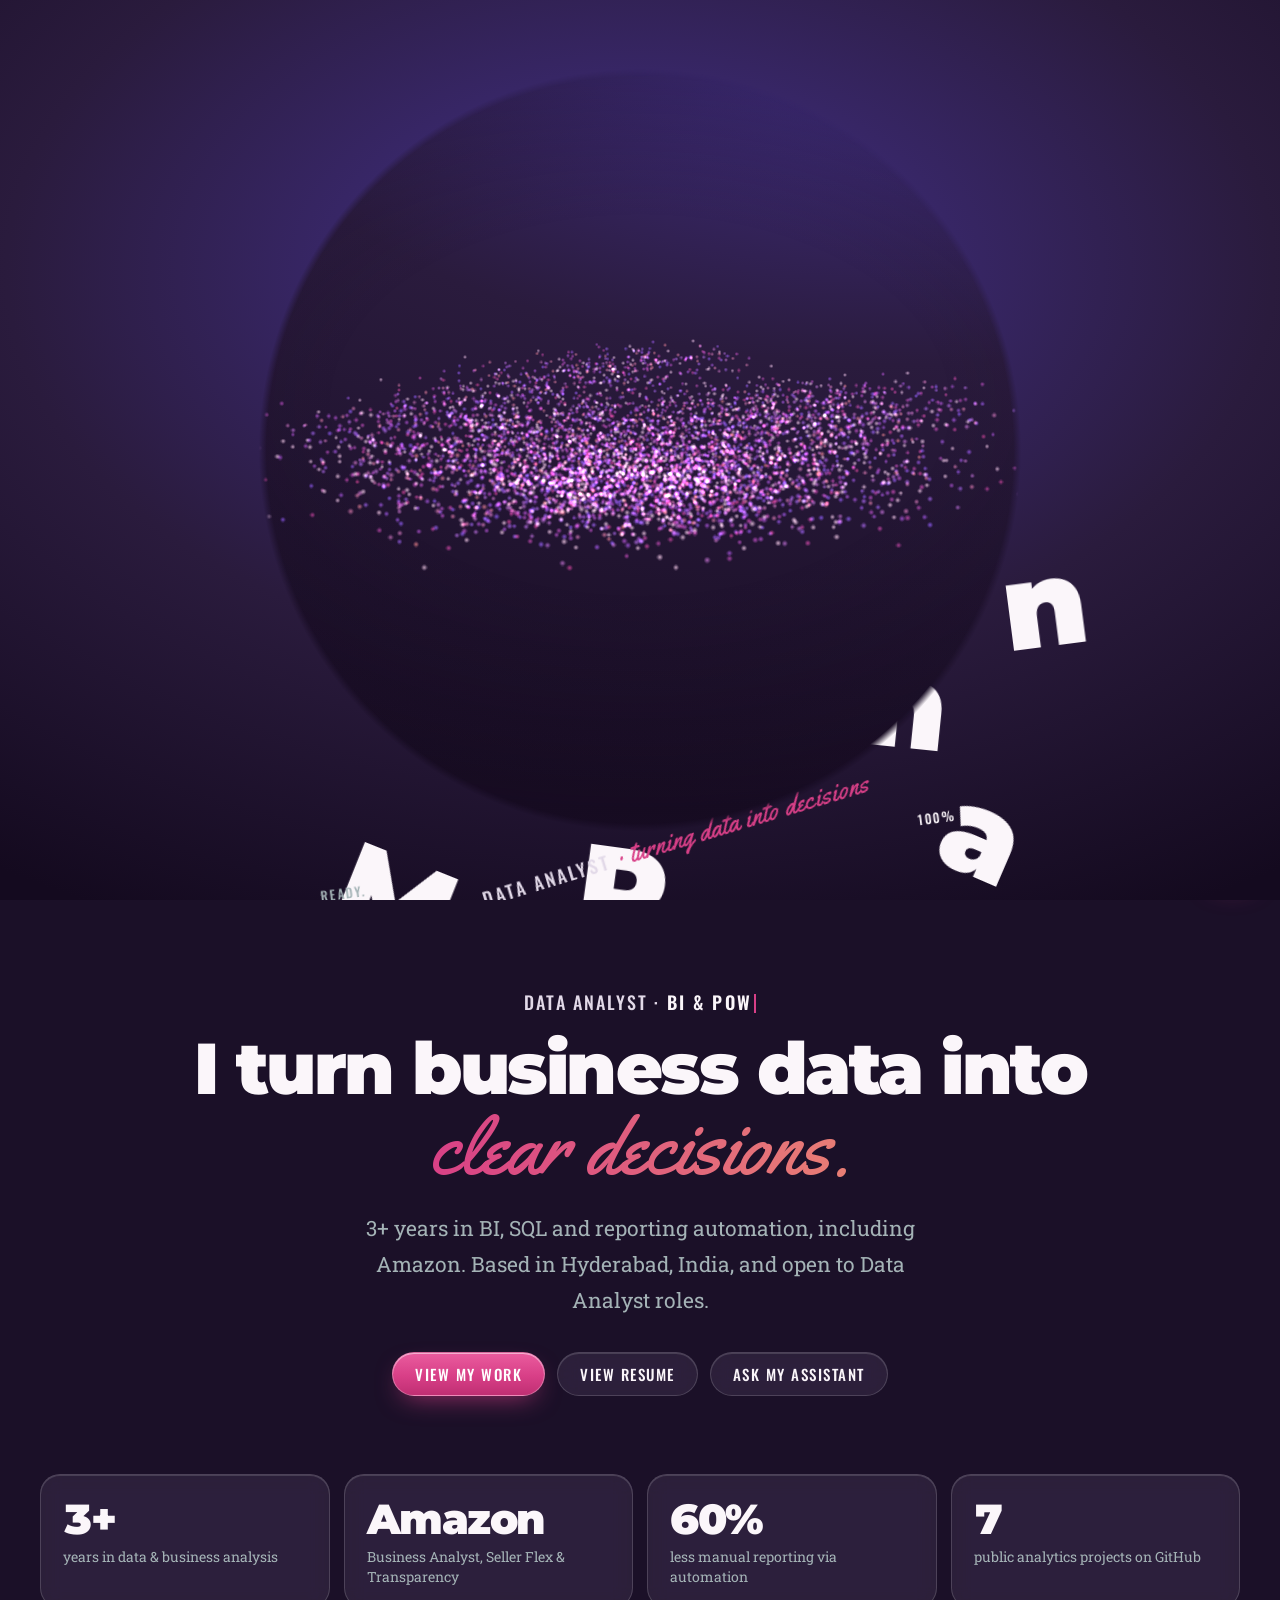
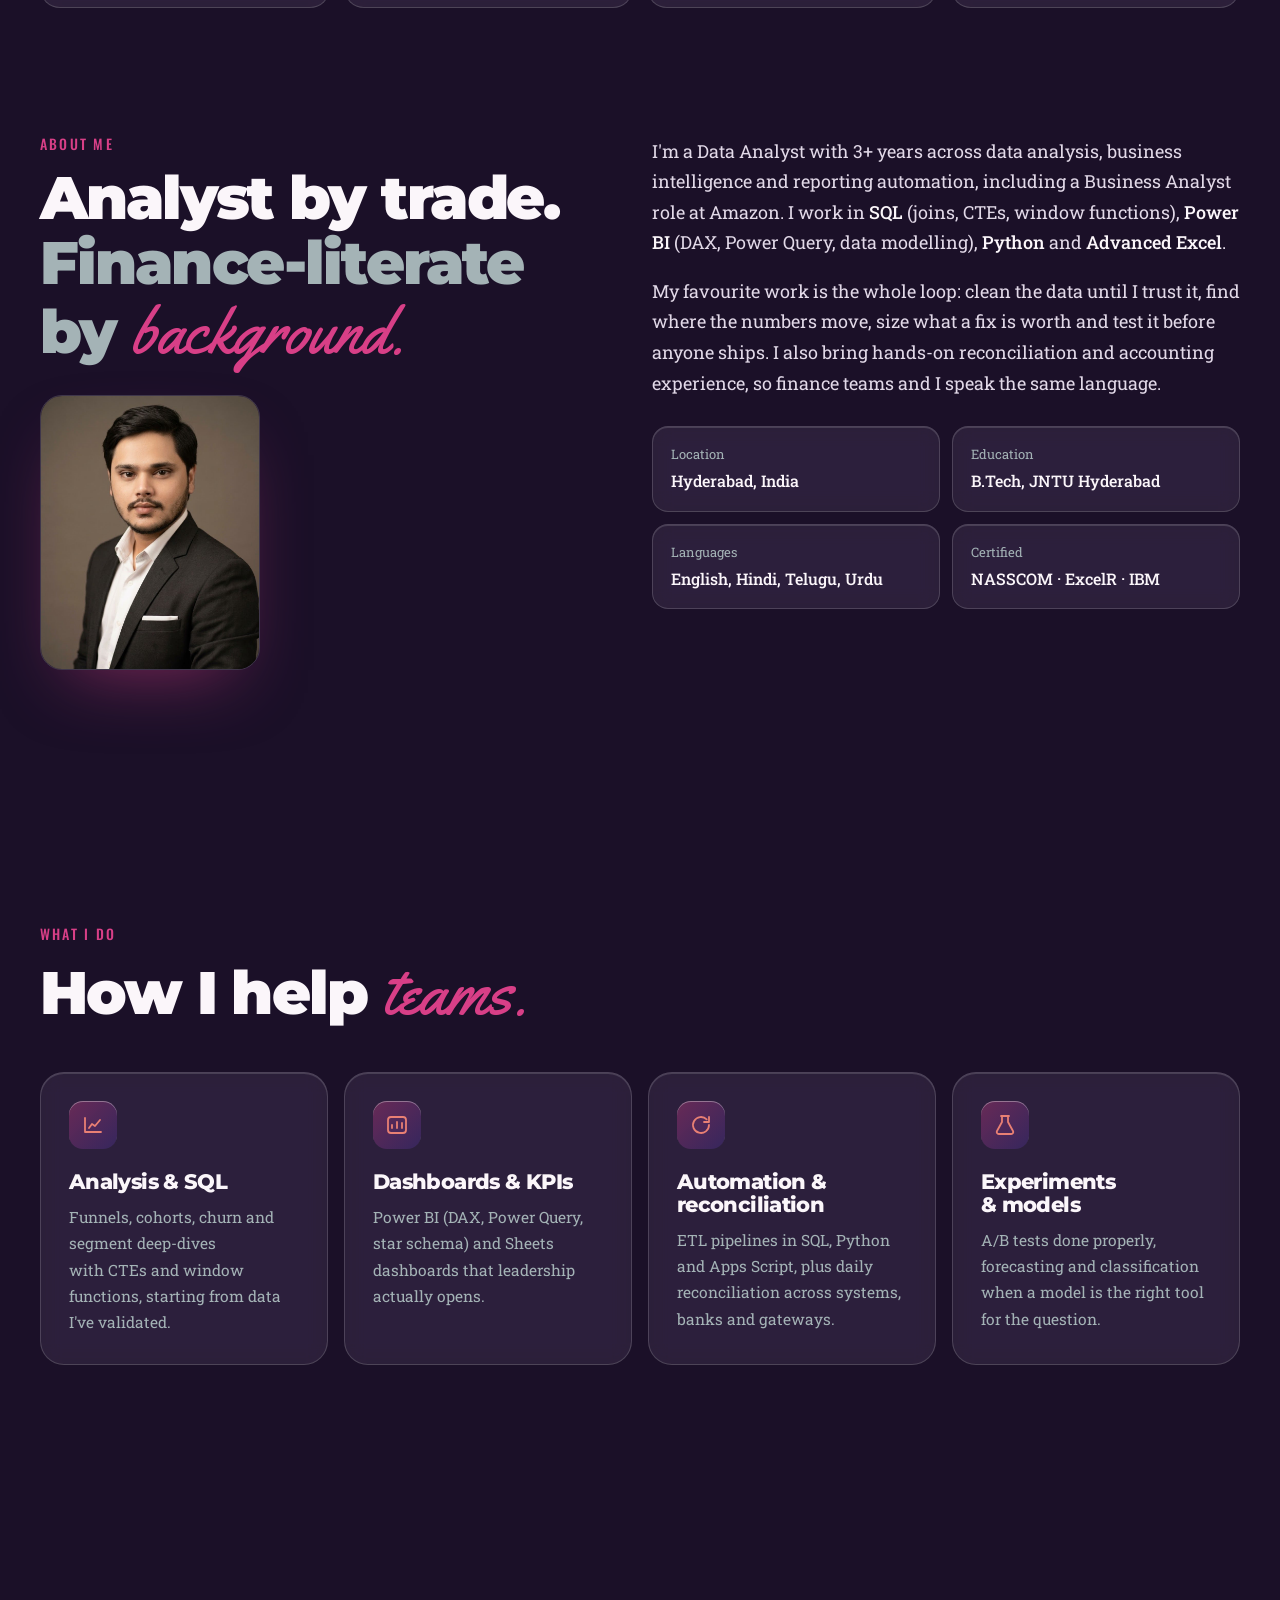
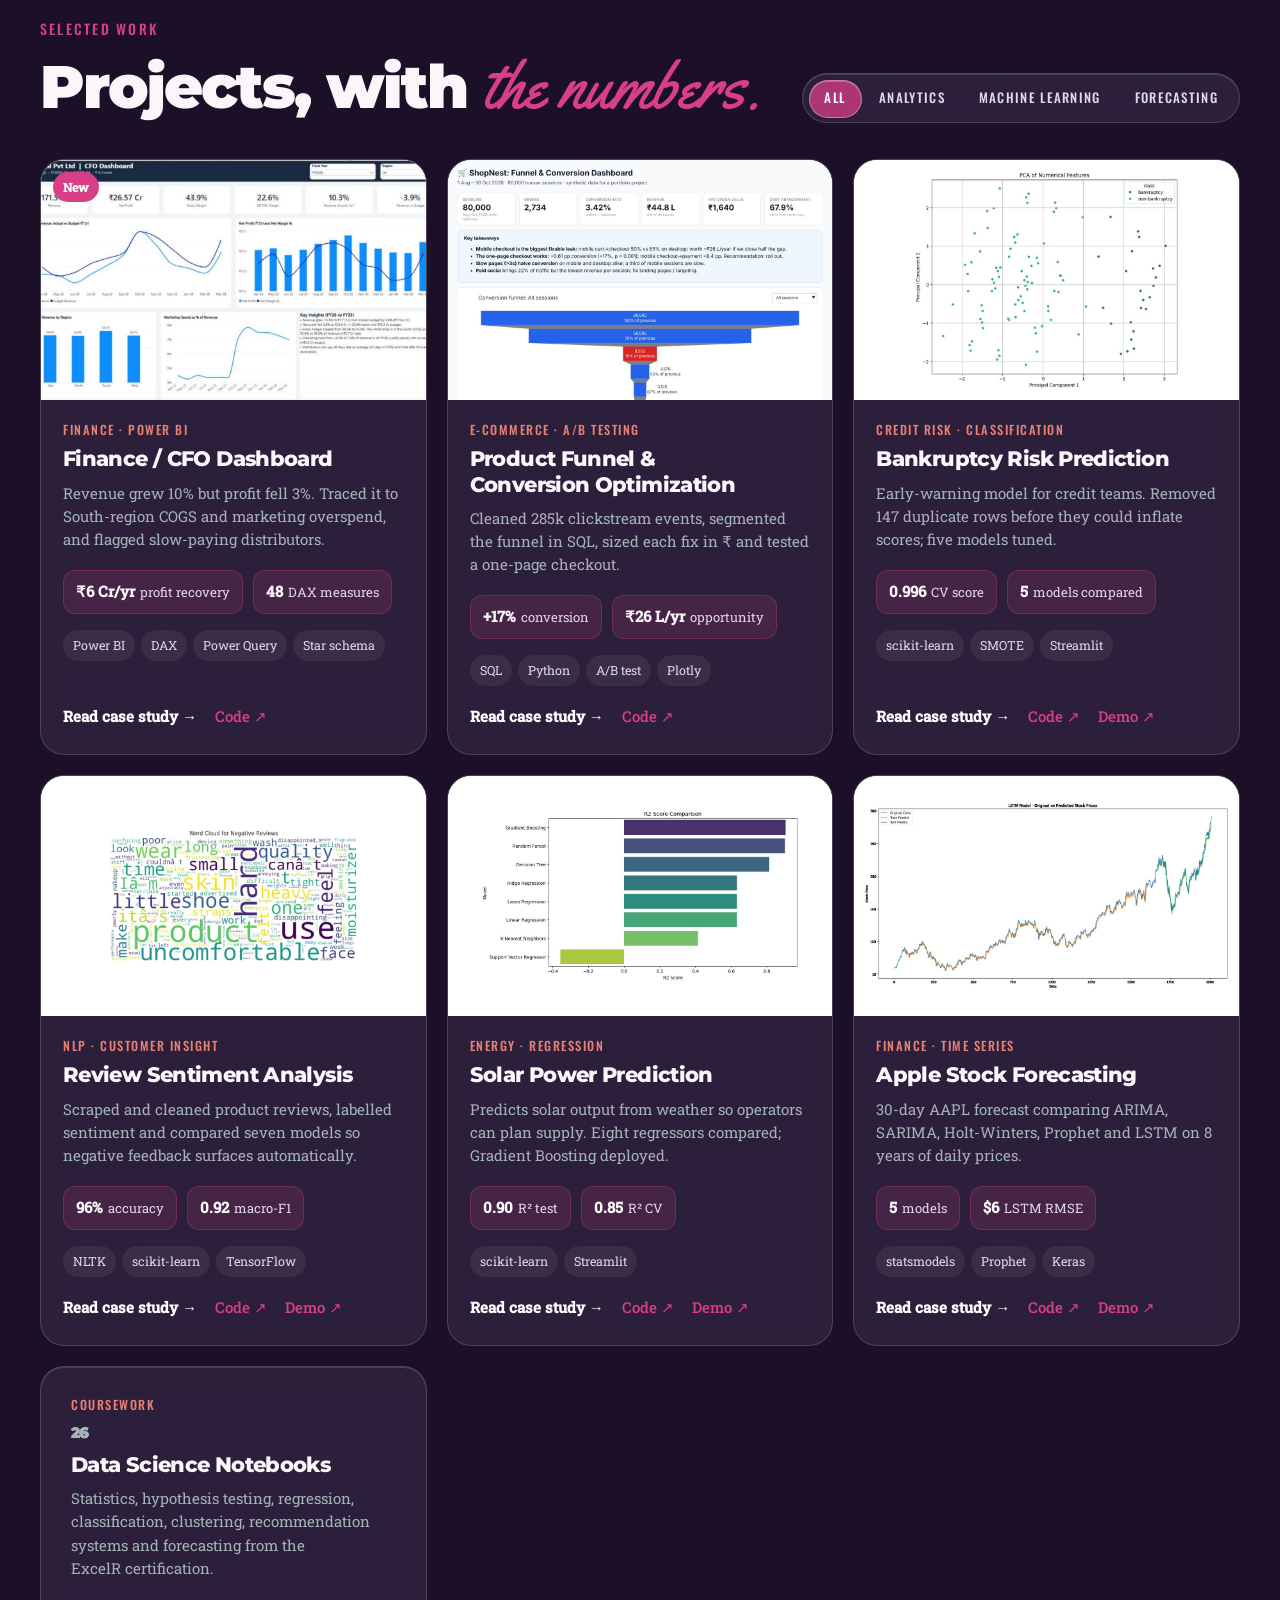
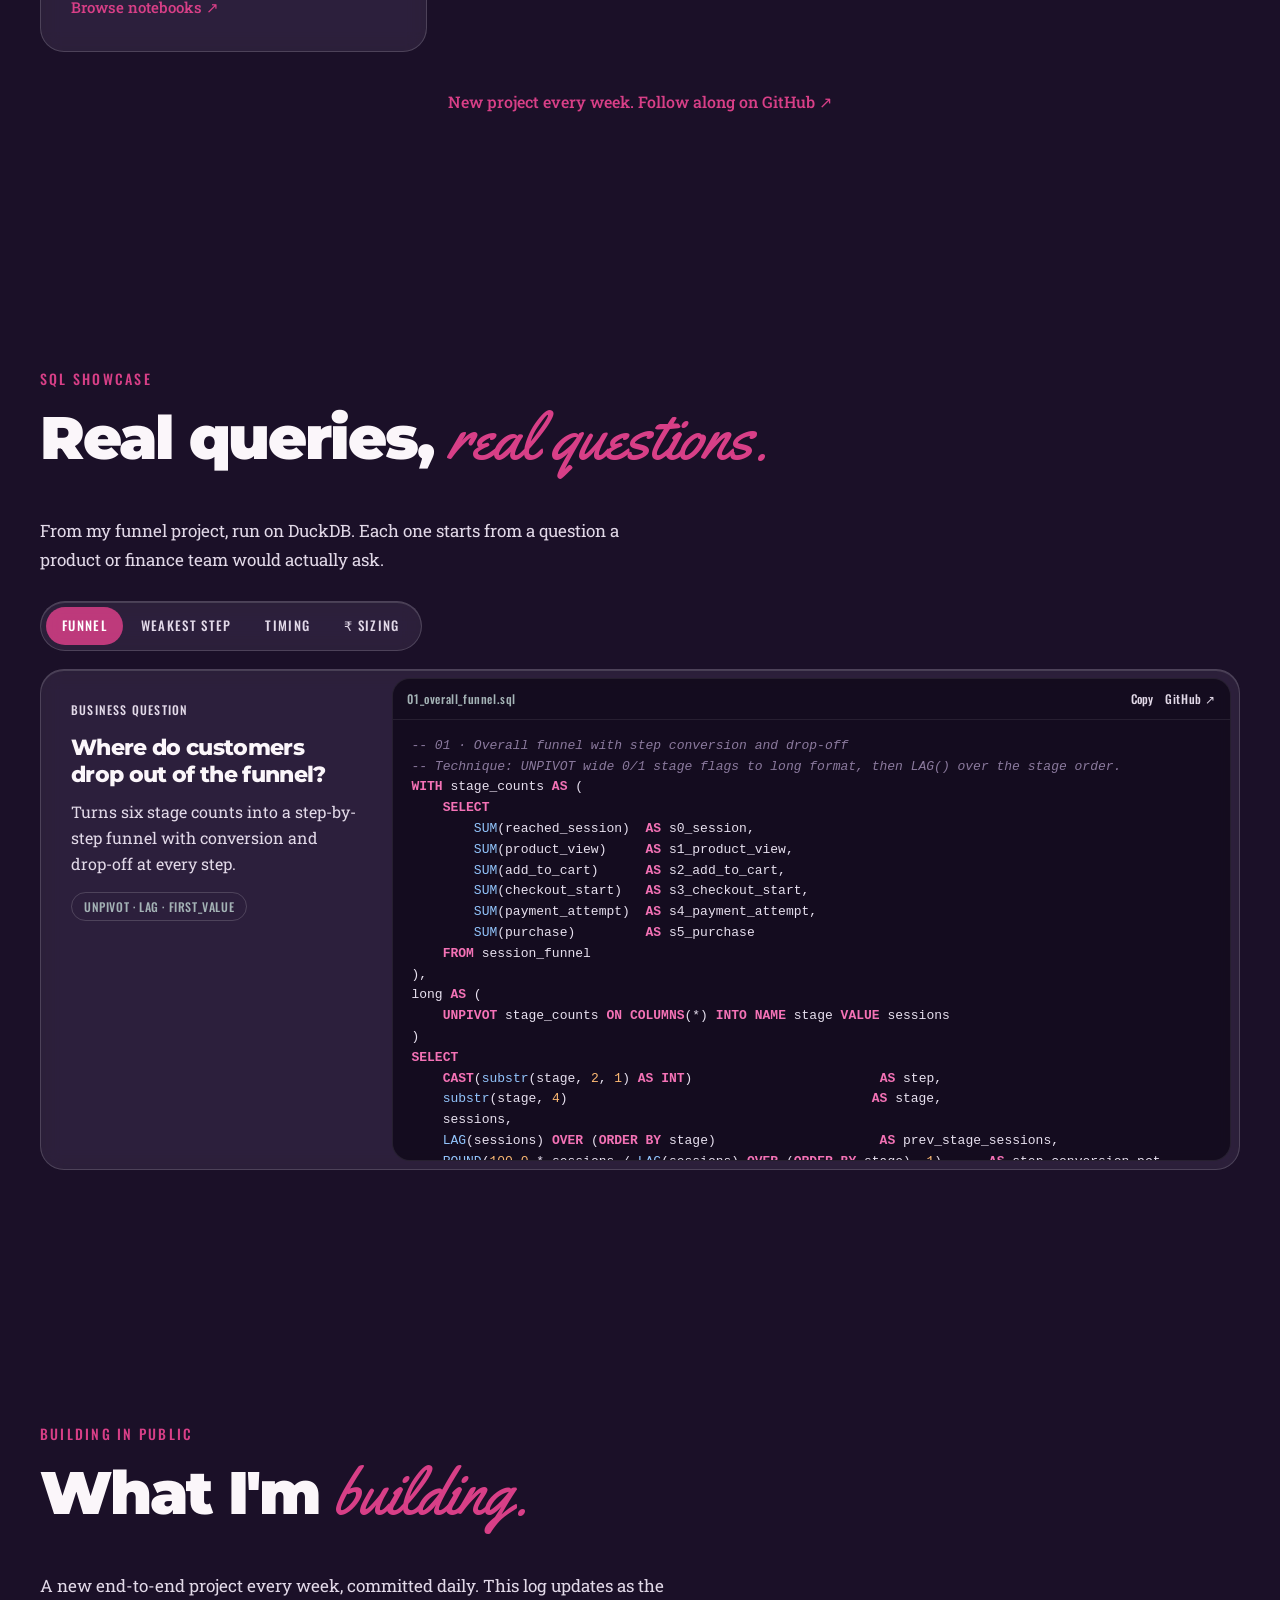
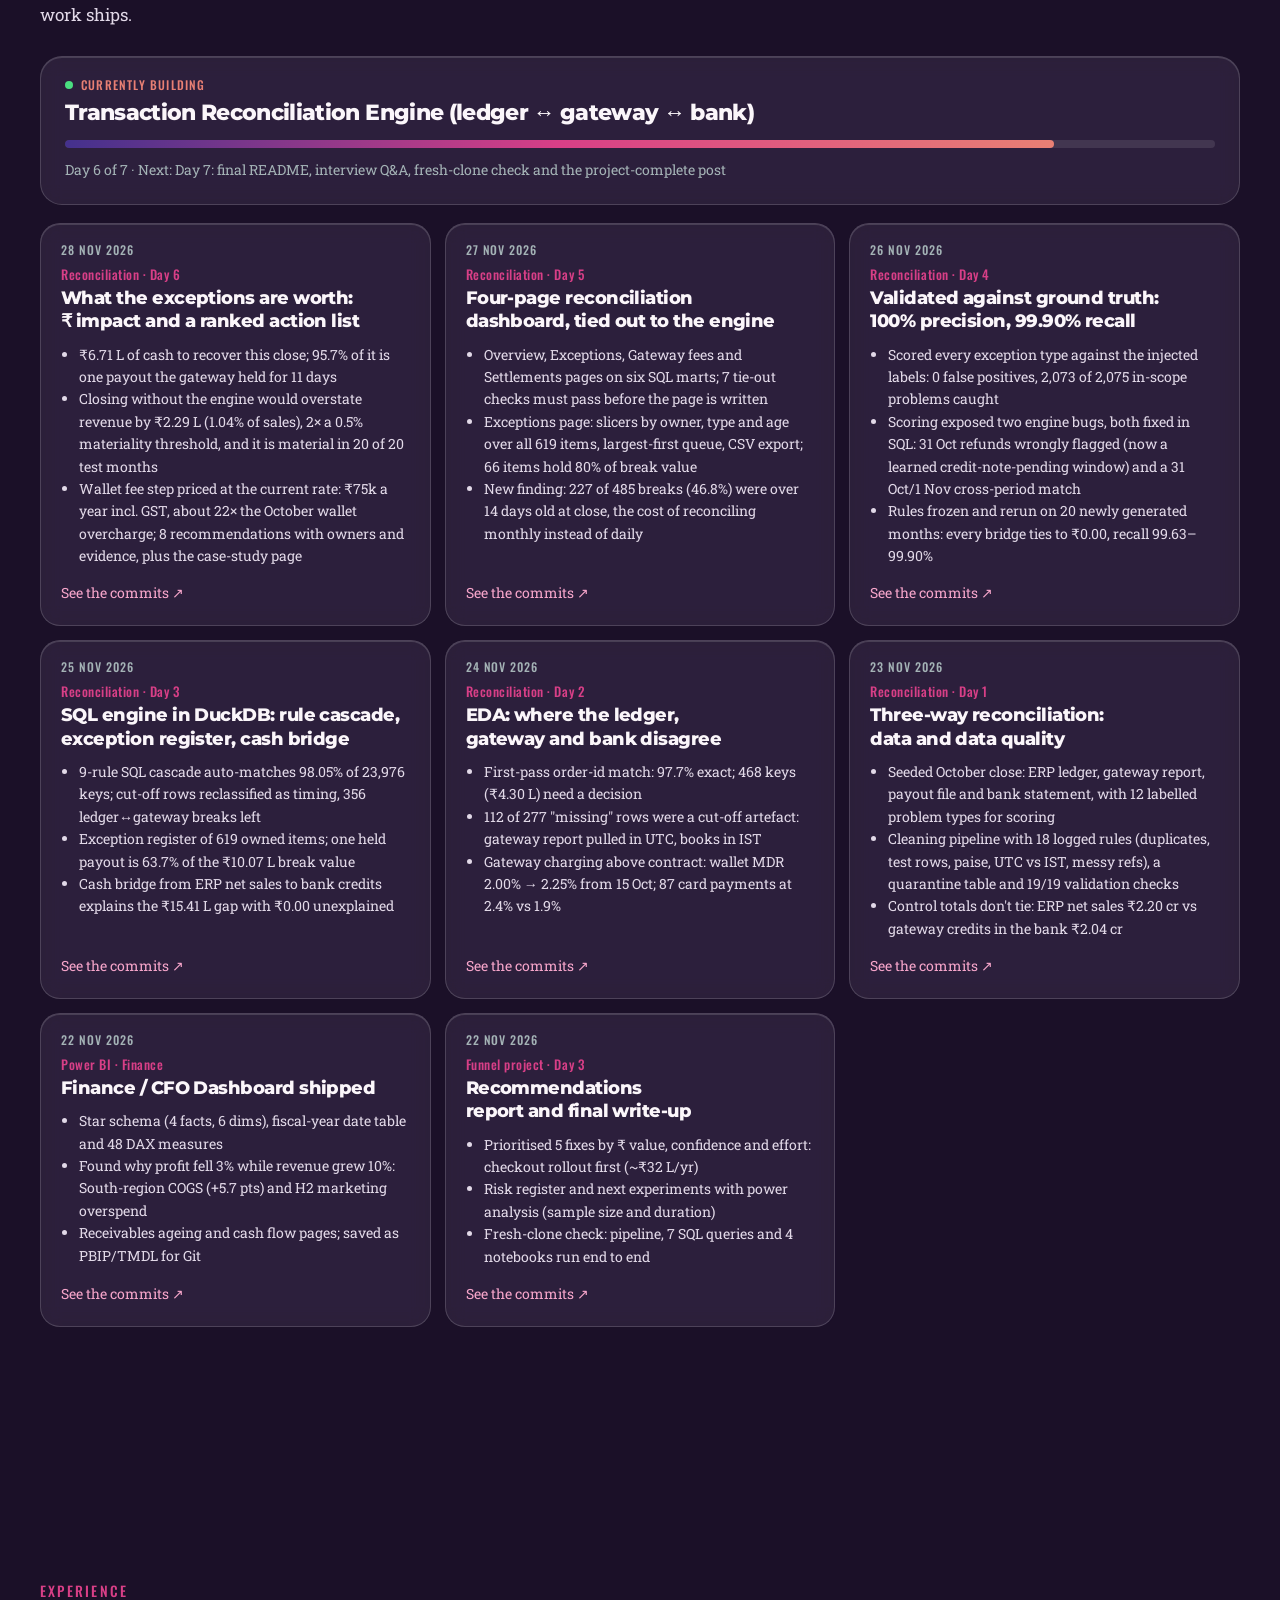
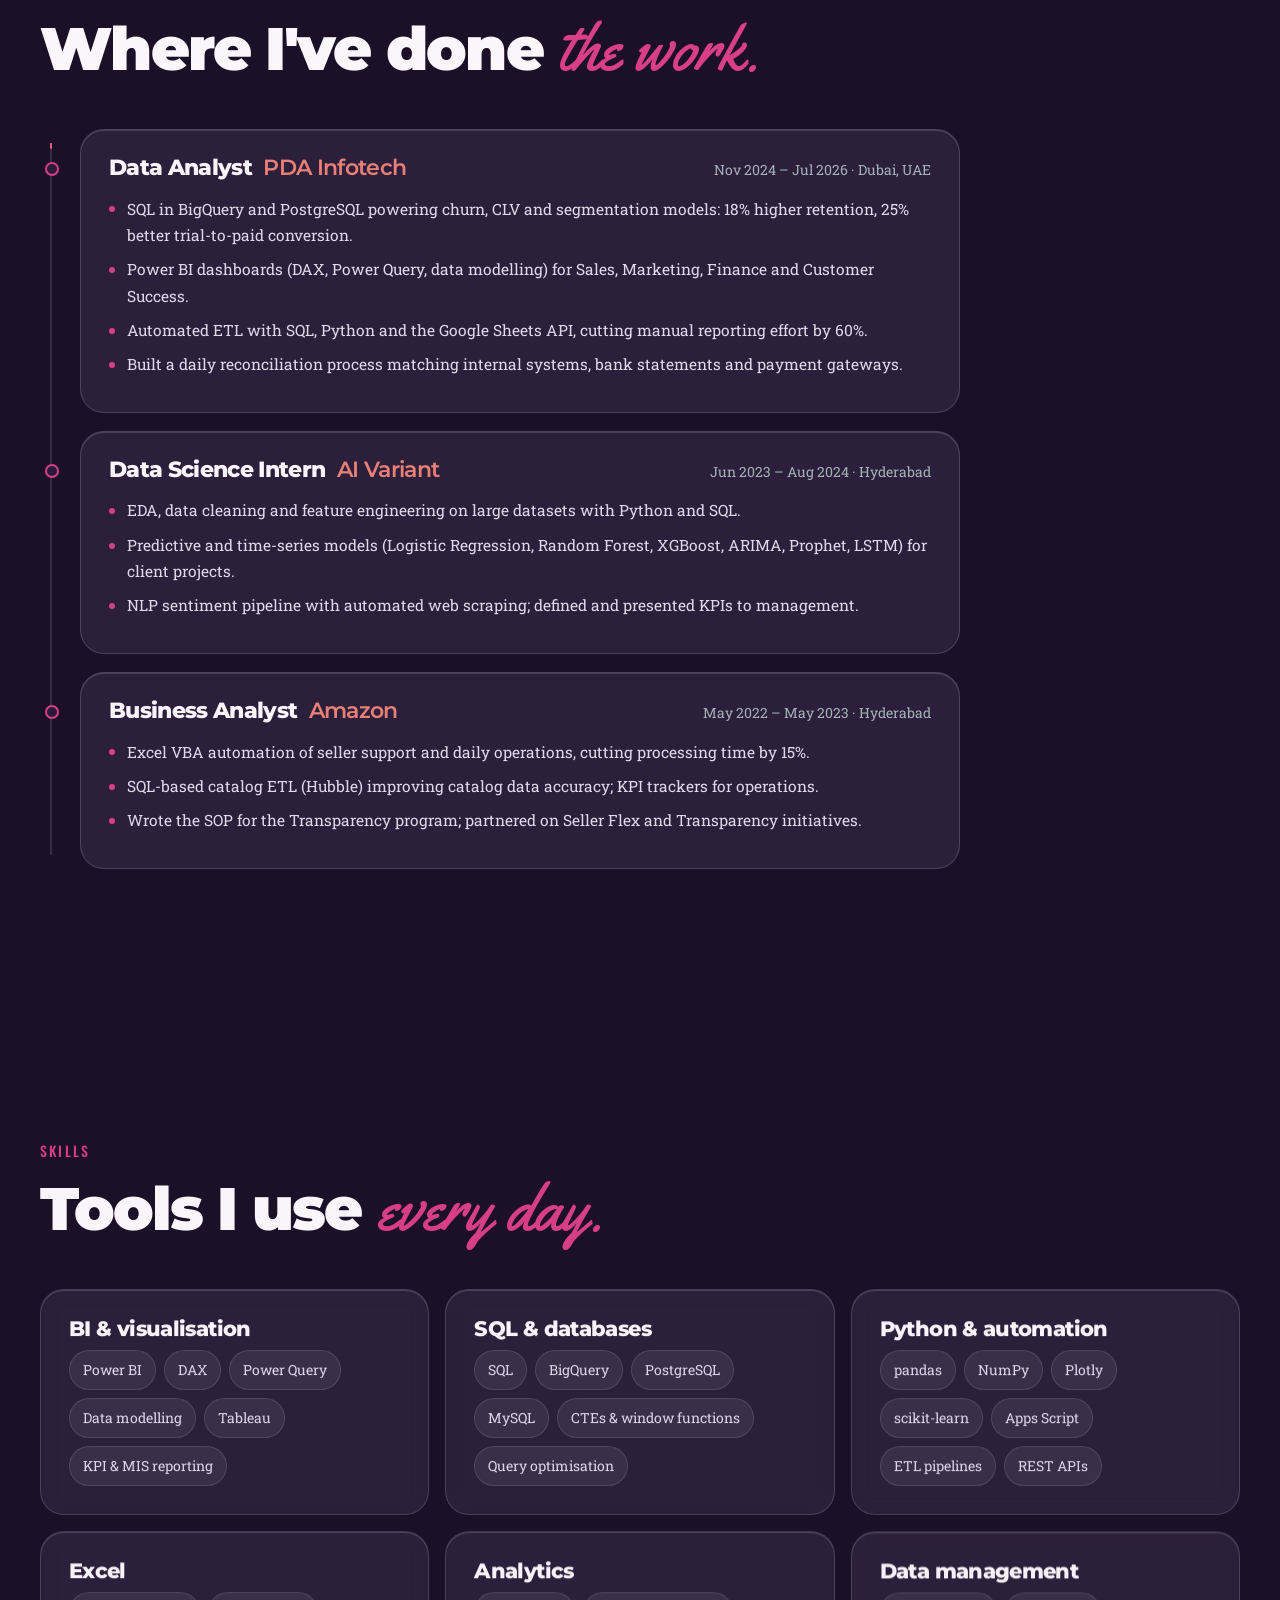
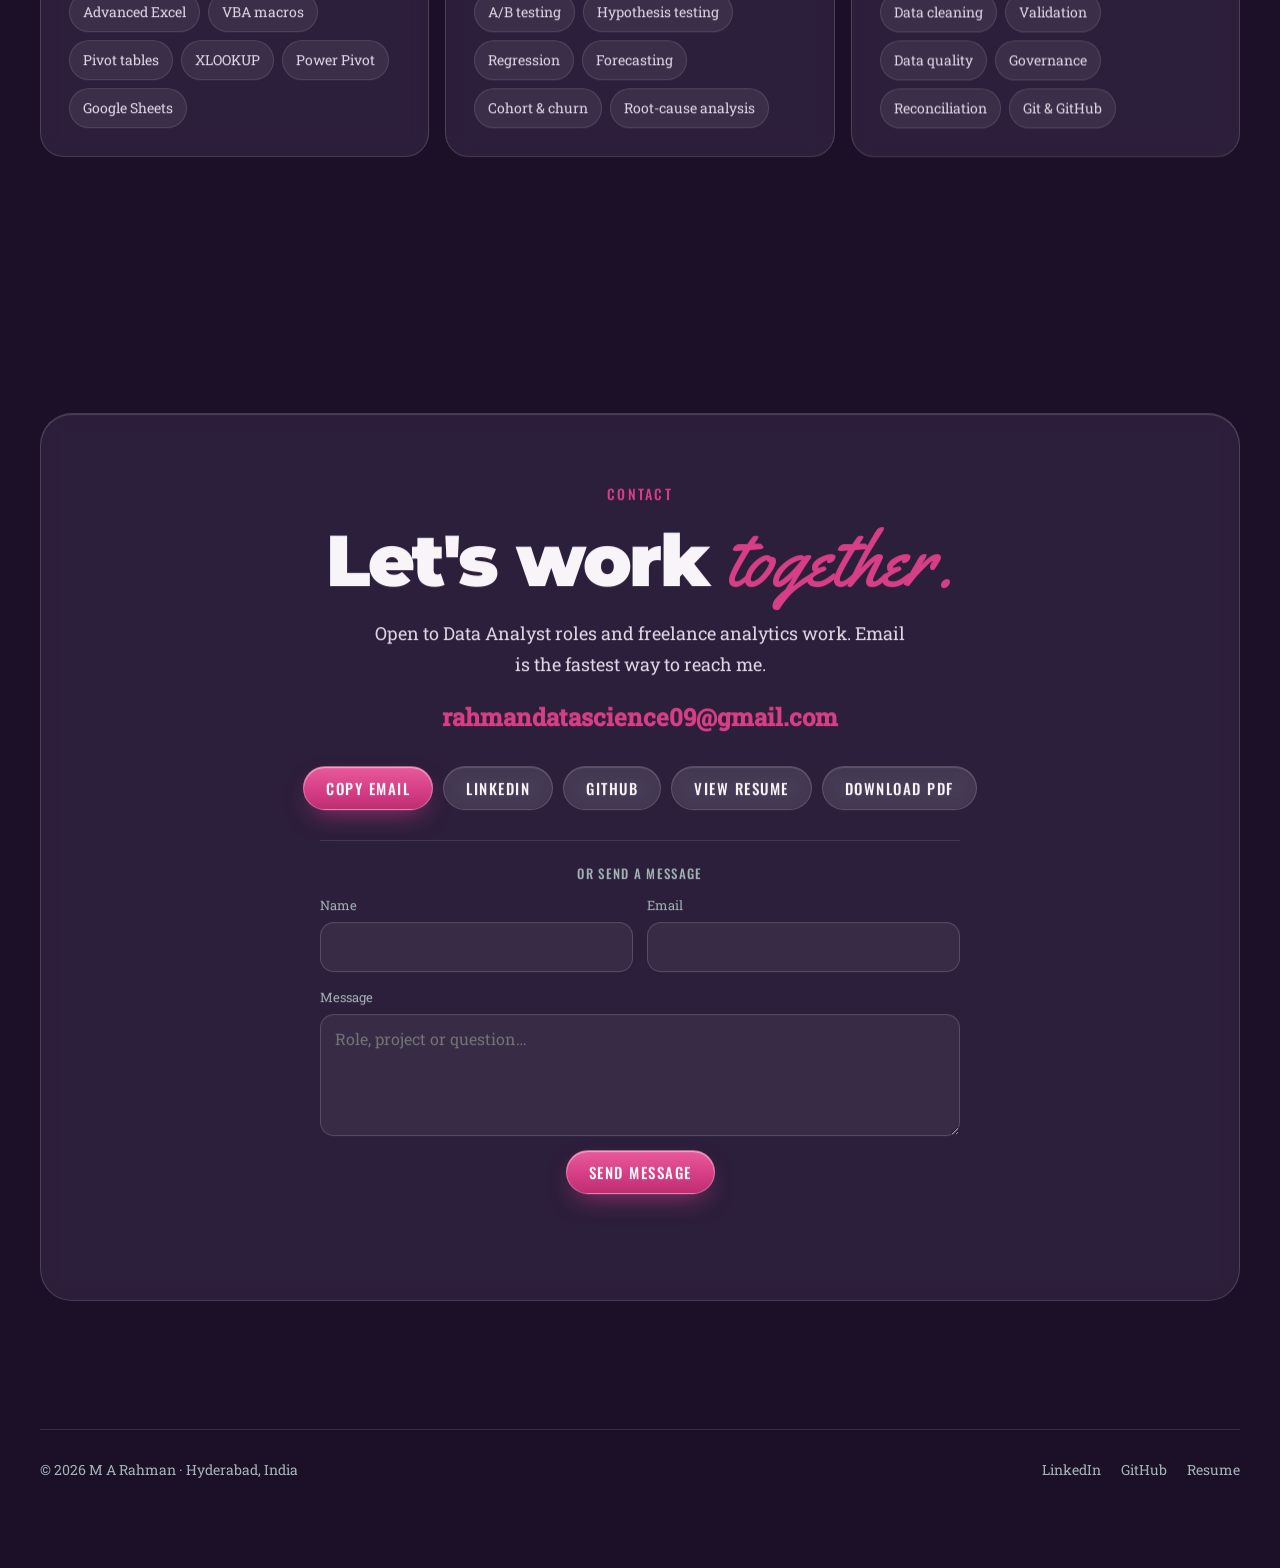
<file: index.html>
<!DOCTYPE html>
<html lang="en">
<head>
  <meta charset="utf-8">
  <meta name="viewport" content="width=device-width, initial-scale=1">
  <title>M A Rahman · Data Analyst</title>
  <meta name="description" content="M A Rahman: Data Analyst (SQL, Power BI, Python, Excel). Business intelligence, reporting automation, A/B testing and data reconciliation. Ex-Amazon.">
  <meta property="og:title" content="M A Rahman · Data Analyst">
  <meta property="og:description" content="Data Analyst · SQL · Power BI · Python · Excel. Ex-Amazon.">
  <meta property="og:image" content="assets/projects/funnel.jpg">
  <meta name="theme-color" content="#2a1b3d">
  <link rel="icon" href="data:image/svg+xml,<svg xmlns='http://www.w3.org/2000/svg' viewBox='0 0 32 32'><rect width='32' height='32' rx='8' fill='%232a1b3d'/><rect x='7' y='17' width='4' height='8' rx='1' fill='%23e98074'/><rect x='14' y='11' width='4' height='14' rx='1' fill='%23d83f87'/><rect x='21' y='6' width='4' height='19' rx='1' fill='%23fbf6fa'/></svg>">
  <link rel="preload" href="assets/face-cutout.webp" as="image">
  <link rel="preload" href="assets/fonts/montserrat-latin-900-normal.woff2" as="font" type="font/woff2" crossorigin>
  <link rel="preload" href="assets/fonts/yellowtail-latin-400-normal.woff2" as="font" type="font/woff2" crossorigin>
  <link rel="stylesheet" href="css/style.css?v=12">
</head>
<body>
  <a class="skip" href="#main">Skip to content</a>
  <div class="loader" id="loader" role="status" aria-live="polite" aria-label="Loading portfolio">
    <div class="loader__inner">
      <div class="loader__bars" aria-hidden="true"><i></i><i></i><i></i><i></i><i></i><i></i><i></i></div>
      <p class="loader__hello fall">Welcome to the portfolio of</p>
      <h2 class="loader__name" aria-label="M A Rahman"><span class="fall">M</span><span class="fall">&nbsp;</span><span class="fall">A</span><span class="fall">&nbsp;</span><span class="fall">R</span><span class="fall">a</span><span class="fall">h</span><span class="fall">m</span><span class="fall">a</span><span class="fall">n</span></h2>
      <p class="loader__role fall">Data Analyst <span class="script">· turning data into decisions</span></p>
      <div class="loader__progress fall" aria-hidden="true"><span></span></div>
      <div class="loader__meta fall"><span class="loader__step">Loading data…</span><span class="loader__pct">0%</span></div>
      <button class="loader__skip fall" type="button">Skip intro</button>
    </div>
  </div>

  <div class="progress" aria-hidden="true"><span></span></div>
  <canvas class="bg-canvas" id="bg-canvas" aria-hidden="true"></canvas>
  <div class="bg-veil" aria-hidden="true"></div>

  <header class="nav" id="nav">
    <a class="nav__logo" href="#top" aria-label="M A Rahman, back to top">
      <img src="assets/profile.jpg" alt="" width="28" height="28">
      <span>M A Rahman</span>
    </a>
    <nav class="nav__links" aria-label="Primary">
      <a href="#about">About</a>
      <a href="#work">Work</a>
      <a href="#experience">Experience</a>
      <a href="#skills">Skills</a>
      <a href="#contact">Contact</a>
    </nav>
    <div class="nav__icons">
      <a class="icon-btn" href="https://www.linkedin.com/in/rahman17309/" target="_blank" rel="noopener" aria-label="LinkedIn">
        <svg viewBox="0 0 24 24" aria-hidden="true"><path d="M4.98 3.5a2.5 2.5 0 1 1 0 5 2.5 2.5 0 0 1 0-5ZM3 9.75h4v11H3v-11Zm6.5 0h3.83v1.5h.05c.53-1 1.84-2.06 3.79-2.06 4.05 0 4.8 2.67 4.8 6.13v5.43h-4v-4.81c0-1.15-.02-2.63-1.6-2.63-1.6 0-1.85 1.25-1.85 2.55v4.89h-4v-11Z"/></svg>
      </a>
      <a class="icon-btn" href="https://github.com/Rahman17309" target="_blank" rel="noopener" aria-label="GitHub">
        <svg viewBox="0 0 24 24" aria-hidden="true"><path d="M12 .5a11.5 11.5 0 0 0-3.64 22.41c.58.1.79-.25.79-.56v-2c-3.2.7-3.88-1.37-3.88-1.37-.52-1.33-1.28-1.69-1.28-1.69-1.05-.72.08-.7.08-.7 1.16.08 1.77 1.19 1.77 1.19 1.03 1.77 2.7 1.26 3.36.96.1-.75.4-1.26.73-1.55-2.55-.29-5.24-1.28-5.24-5.68 0-1.26.45-2.28 1.19-3.09-.12-.29-.52-1.46.11-3.05 0 0 .97-.31 3.17 1.18a11 11 0 0 1 5.77 0c2.2-1.49 3.17-1.18 3.17-1.18.63 1.59.23 2.76.11 3.05.74.81 1.19 1.83 1.19 3.09 0 4.41-2.7 5.38-5.26 5.67.41.36.78 1.06.78 2.14v3.17c0 .31.21.67.8.56A11.5 11.5 0 0 0 12 .5Z"/></svg>
      </a>
      <a class="btn btn--small btn--primary nav__cta" href="assets/MA_Rahman_Data_Analyst_Resume.pdf" target="_blank" rel="noopener">Resume</a>
    </div>
  </header>

  <main id="main">
    <!-- HERO: face card -->
    <section class="intro" id="top" aria-labelledby="hero-name">
      <p class="hero-word" aria-hidden="true">ANALYST</p>
      <ul class="pills" aria-label="Core skills">
        <li class="pill reveal-intro" style="--x:-31%;--y:20%">SQL</li>
        <li class="pill reveal-intro" style="--x:-37%;--y:34%">Power BI</li>
        <li class="pill reveal-intro" style="--x:-29%;--y:48%">Python</li>
        <li class="pill reveal-intro" style="--x:29%;--y:20%">A/B Testing</li>
        <li class="pill reveal-intro" style="--x:36%;--y:34%">Dashboards</li>
        <li class="pill reveal-intro" style="--x:28%;--y:48%">Reconciliation</li>
      </ul>
      <div class="hero-face">
        <img src="assets/face-cutout.webp" alt="M A Rahman in a charcoal suit" width="900" height="960" fetchpriority="high">
      </div>
      <span class="bubble bubble--left reveal-intro">Hello, my name is</span>
      <a class="bubble bubble--right reveal-intro" href="#contact">Let's work <em>together!</em></a>
      <h1 class="hero-name reveal-intro" id="hero-name">M A Rahman</h1>
      <a class="scroll-cue" href="#intro-sub" aria-label="Scroll down"><span></span></a>
    </section>

    <!-- INTRO TEXT -->
    <section class="intro-sub container" id="intro-sub">
      <p class="intro__hello reveal">Data Analyst · <span class="rotator" aria-live="off"><span class="rotator__word">Data Analyst</span><span class="rotator__caret" aria-hidden="true"></span></span></p>
      <h2 class="intro__title reveal">I turn business data into<br><span class="grad">clear decisions.</span></h2>
      <p class="intro__lead reveal">3+ years in BI, SQL and reporting automation, including Amazon. Based in Hyderabad, India, and open to Data Analyst roles.</p>
      <div class="intro__actions reveal">
        <a class="btn btn--primary" href="#work">View my work</a>
        <a class="btn btn--glass" href="assets/MA_Rahman_Data_Analyst_Resume.pdf" target="_blank" rel="noopener">View resume</a>
        <button class="btn btn--glass" type="button" data-open-chat>Ask my assistant</button>
      </div>
    </section>

    <!-- STATS STRIP -->
    <section class="stats container" aria-label="Highlights">
      <div class="stat glass reveal"><b><span class="count" data-to="3">3</span>+</b><span>years in data &amp; business analysis</span></div>
      <div class="stat glass reveal"><b>Amazon</b><span>Business Analyst, Seller Flex &amp; Transparency</span></div>
      <div class="stat glass reveal"><b><span class="count" data-to="60">60</span>%</b><span>less manual reporting via automation</span></div>
      <div class="stat glass reveal"><b><span class="count" data-to="7">7</span></b><span>public analytics projects on GitHub</span></div>
    </section>

    <!-- ABOUT -->
    <section class="section about" id="about">
      <div class="container about__grid">
        <div>
          <p class="eyebrow reveal">About me</p>
          <h2 class="h2 reveal">Analyst by trade.<br><span class="soft">Finance-literate by</span> <span class="script">background.</span></h2>
          <figure class="about__photo reveal"><img src="assets/about.jpg" alt="M A Rahman, portrait" width="848" height="1264" loading="lazy"></figure>
        </div>
        <div class="about__text">
          <p class="reveal">I'm a Data Analyst with 3+ years across data analysis, business intelligence and reporting automation, including a Business Analyst role at Amazon. I work in <strong>SQL</strong> (joins, CTEs, window functions), <strong>Power BI</strong> (DAX, Power Query, data modelling), <strong>Python</strong> and <strong>Advanced Excel</strong>.</p>
          <p class="reveal">My favourite work is the whole loop: clean the data until I trust it, find where the numbers move, size what a fix is worth and test it before anyone ships. I also bring hands-on reconciliation and accounting experience, so finance teams and I speak the same language.</p>
          <ul class="facts reveal">
            <li><span>Location</span>Hyderabad, India</li>
            <li><span>Education</span>B.Tech, JNTU Hyderabad</li>
            <li><span>Languages</span>English, Hindi, Telugu, Urdu</li>
            <li><span>Certified</span>NASSCOM · ExcelR · IBM</li>
          </ul>
        </div>
      </div>
    </section>

    <!-- SERVICES -->
    <section class="section services" aria-labelledby="services-h">
      <div class="container">
        <p class="eyebrow reveal">What I do</p>
        <h2 class="h2 reveal" id="services-h">How I help <span class="script">teams.</span></h2>
        <div class="services__grid">
          <article class="card glass reveal">
            <span class="card__icon" aria-hidden="true"><svg viewBox="0 0 24 24"><path d="M4 19V5m0 14h16M8 15l3-4 3 2 5-6"/></svg></span>
            <h3>Analysis &amp; SQL</h3>
            <p>Funnels, cohorts, churn and segment deep-dives with CTEs and window functions, starting from data I've validated.</p>
          </article>
          <article class="card glass reveal">
            <span class="card__icon" aria-hidden="true"><svg viewBox="0 0 24 24"><rect x="3" y="4" width="18" height="16" rx="3"/><path d="M7 15v-3m5 3V9m5 6v-5"/></svg></span>
            <h3>Dashboards &amp; KPIs</h3>
            <p>Power BI (DAX, Power Query, star schema) and Sheets dashboards that leadership actually opens.</p>
          </article>
          <article class="card glass reveal">
            <span class="card__icon" aria-hidden="true"><svg viewBox="0 0 24 24"><path d="M20 12a8 8 0 1 1-2.34-5.66M20 4v5h-5"/></svg></span>
            <h3>Automation &amp; reconciliation</h3>
            <p>ETL pipelines in SQL, Python and Apps Script, plus daily reconciliation across systems, banks and gateways.</p>
          </article>
          <article class="card glass reveal">
            <span class="card__icon" aria-hidden="true"><svg viewBox="0 0 24 24"><path d="M9 3v6l-5 9a2 2 0 0 0 1.8 3h12.4a2 2 0 0 0 1.8-3l-5-9V3M8 3h8"/></svg></span>
            <h3>Experiments &amp; models</h3>
            <p>A/B tests done properly, forecasting and classification when a model is the right tool for the question.</p>
          </article>
        </div>
      </div>
    </section>

    <!-- WORK -->
    <section class="section work" id="work" aria-labelledby="work-h">
      <div class="container">
        <div class="work__head">
          <div>
            <p class="eyebrow reveal">Selected work</p>
            <h2 class="h2 reveal" id="work-h">Projects, with <span class="script">the numbers.</span></h2>
          </div>
          <div class="filters reveal" role="group" aria-label="Filter projects">
            <button class="chip is-active" data-filter="all" aria-pressed="true">All</button>
            <button class="chip" data-filter="analytics" aria-pressed="false">Analytics</button>
            <button class="chip" data-filter="ml" aria-pressed="false">Machine learning</button>
            <button class="chip" data-filter="forecast" aria-pressed="false">Forecasting</button>
          </div>
        </div>

        <div class="cards" id="cards">
          <article class="pcard glass reveal" data-cat="analytics" data-more="Three-page Power BI report for a fictional Indian retailer: P&amp;L, budget variance, receivables and cash flow across FY25–FY26. Star schema with 4 fact and 6 dimension tables, a fiscal-year date table and 48 DAX measures (time intelligence, USERELATIONSHIP for cash flow, ageing buckets). Root-caused a profit drop despite +10% revenue to South-region COGS and H2 marketing overspend, and sized the fixes at about ₹6 Cr a year. Saved as PBIP/TMDL so every change is tracked in Git.">
            <button class="pcard__media" type="button" aria-label="Quick view of this project"><img src="assets/projects/finance-cfo.jpg" alt="" loading="lazy" width="1200" height="750">
              <span class="badge">New</span><span class="pcard__qv" aria-hidden="true">Quick view</span></button>
            <div class="pcard__body">
              <p class="pcard__kicker">Finance · Power BI</p>
              <h3><a href="work/finance-cfo-dashboard.html">Finance / CFO Dashboard</a></h3>
              <p>Revenue grew 10% but profit fell 3%. Traced it to South-region COGS and marketing overspend, and flagged slow-paying distributors.</p>
              <ul class="kpis"><li><b>₹6 Cr/yr</b> profit recovery</li><li><b>48</b> DAX measures</li></ul>
              <ul class="tags"><li>Power BI</li><li>DAX</li><li>Power Query</li><li>Star schema</li></ul>
              <div class="pcard__links"><a class="pcard__case" href="work/finance-cfo-dashboard.html">Read case study →</a><a href="https://github.com/Rahman17309/Finance-CFO-Dashboard-PowerBI" target="_blank" rel="noopener">Code ↗</a></div>
            </div>
          </article>

          <article class="pcard glass reveal" data-cat="analytics" data-more="End-to-end analysis of 80,000 e-commerce sessions. Built a cleaning pipeline (bot detection, duplicate events, mixed timestamps, test orders), segmented the funnel with DuckDB SQL (CTEs, UNPIVOT, window functions, QUALIFY), sized each fix in rupees and analysed the one-page checkout A/B test with SRM, balance, guardrail, Bonferroni and regression checks. Ships with an interactive Plotly dashboard.">
            <button class="pcard__media" type="button" aria-label="Quick view of this project"><img src="assets/projects/funnel.jpg" alt="" loading="lazy" width="1200" height="750">
              <span class="pcard__qv" aria-hidden="true">Quick view</span></button>
            <div class="pcard__body">
              <p class="pcard__kicker">E-commerce · A/B testing</p>
              <h3><a href="work/product-funnel.html">Product Funnel &amp; Conversion Optimization</a></h3>
              <p>Cleaned 285k clickstream events, segmented the funnel in SQL, sized each fix in ₹ and tested a one-page checkout.</p>
              <ul class="kpis"><li><b>+17%</b> conversion</li><li><b>₹26 L/yr</b> opportunity</li></ul>
              <ul class="tags"><li>SQL</li><li>Python</li><li>A/B test</li><li>Plotly</li></ul>
              <div class="pcard__links"><a class="pcard__case" href="work/product-funnel.html">Read case study →</a><a href="https://github.com/Rahman17309/product-funnel-conversion-analytics" target="_blank" rel="noopener">Code ↗</a></div>
            </div>
          </article>

          <article class="pcard glass reveal" data-cat="ml" data-more="Classifies companies by bankruptcy risk from six qualitative ratings. Found that 147 of 250 rows were exact duplicates and removed them before splitting, handled class imbalance with SMOTE, and compared Logistic Regression, Decision Tree, Random Forest, Gradient Boosting and SVM with GridSearchCV and RandomizedSearchCV. Competitiveness, credibility and financial flexibility drive the risk. Deployed as a Streamlit app.">
            <button class="pcard__media" type="button" aria-label="Quick view of this project"><img src="assets/projects/bankruptcy.jpg" alt="" loading="lazy" width="1200" height="750"><span class="pcard__qv" aria-hidden="true">Quick view</span></button>
            <div class="pcard__body">
              <p class="pcard__kicker">Credit risk · Classification</p>
              <h3><a href="work/bankruptcy-risk.html">Bankruptcy Risk Prediction</a></h3>
              <p>Early-warning model for credit teams. Removed 147 duplicate rows before they could inflate scores; five models tuned.</p>
              <ul class="kpis"><li><b>0.996</b> CV score</li><li><b>5</b> models compared</li></ul>
              <ul class="tags"><li>scikit-learn</li><li>SMOTE</li><li>Streamlit</li></ul>
              <div class="pcard__links"><a class="pcard__case" href="work/bankruptcy-risk.html">Read case study →</a><a href="https://github.com/Rahman17309/Bankruptcy-Prevention-Project" target="_blank" rel="noopener">Code ↗</a><a href="https://youtu.be/jHw8JbTdTC4" target="_blank" rel="noopener">Demo ↗</a></div>
            </div>
          </article>

          <article class="pcard glass reveal" data-cat="ml" data-more="Scraped e-commerce reviews across five categories, cleaned and lemmatised the text with NLTK, labelled sentiment with VADER and compared seven models on TF-IDF features with SMOTE. Logistic Regression beat the LSTM/GRU models at this data size. Served through a Streamlit app.">
            <button class="pcard__media" type="button" aria-label="Quick view of this project"><img src="assets/projects/nlp.jpg" alt="" loading="lazy" width="1200" height="750"><span class="pcard__qv" aria-hidden="true">Quick view</span></button>
            <div class="pcard__body">
              <p class="pcard__kicker">NLP · Customer insight</p>
              <h3><a href="work/review-sentiment.html">Review Sentiment Analysis</a></h3>
              <p>Scraped and cleaned product reviews, labelled sentiment and compared seven models so negative feedback surfaces automatically.</p>
              <ul class="kpis"><li><b>96%</b> accuracy</li><li><b>0.92</b> macro-F1</li></ul>
              <ul class="tags"><li>NLTK</li><li>scikit-learn</li><li>TensorFlow</li></ul>
              <div class="pcard__links"><a class="pcard__case" href="work/review-sentiment.html">Read case study →</a><a href="https://github.com/Rahman17309/NLP-Sentiment-Classification-Analysis" target="_blank" rel="noopener">Code ↗</a><a href="https://youtu.be/ChRp_Pf63jE" target="_blank" rel="noopener">Demo ↗</a></div>
            </div>
          </article>

          <article class="pcard glass reveal" data-cat="ml" data-more="Predicts solar power generated per 3-hour period from weather features. Distance to solar noon and humidity are the strongest drivers. Eight regressors were compared and Gradient Boosting was tuned over 243 configurations, then deployed in Streamlit.">
            <button class="pcard__media" type="button" aria-label="Quick view of this project"><img src="assets/projects/solar.jpg" alt="" loading="lazy" width="1200" height="750"><span class="pcard__qv" aria-hidden="true">Quick view</span></button>
            <div class="pcard__body">
              <p class="pcard__kicker">Energy · Regression</p>
              <h3><a href="work/solar-power.html">Solar Power Prediction</a></h3>
              <p>Predicts solar output from weather so operators can plan supply. Eight regressors compared; Gradient Boosting deployed.</p>
              <ul class="kpis"><li><b>0.90</b> R² test</li><li><b>0.85</b> R² CV</li></ul>
              <ul class="tags"><li>scikit-learn</li><li>Streamlit</li></ul>
              <div class="pcard__links"><a class="pcard__case" href="work/solar-power.html">Read case study →</a><a href="https://github.com/Rahman17309/Solar-Power-Prediction" target="_blank" rel="noopener">Code ↗</a><a href="https://youtu.be/sFNEGxjOMiI" target="_blank" rel="noopener">Demo ↗</a></div>
            </div>
          </article>

          <article class="pcard glass reveal" data-cat="forecast" data-more="Forecasts AAPL's closing price 30 days ahead from 2,011 trading days (2012–2019). Compares ARIMA, SARIMA, Holt-Winters, Prophet and LSTM on a time-ordered split, with a clear note on comparing models at the same horizon. Includes a Streamlit forecast app.">
            <button class="pcard__media" type="button" aria-label="Quick view of this project"><img src="assets/projects/apple.jpg" alt="" loading="lazy" width="1200" height="750"><span class="pcard__qv" aria-hidden="true">Quick view</span></button>
            <div class="pcard__body">
              <p class="pcard__kicker">Finance · Time series</p>
              <h3><a href="work/apple-forecasting.html">Apple Stock Forecasting</a></h3>
              <p>30-day AAPL forecast comparing ARIMA, SARIMA, Holt-Winters, Prophet and LSTM on 8 years of daily prices.</p>
              <ul class="kpis"><li><b>5</b> models</li><li><b>$6</b> LSTM RMSE</li></ul>
              <ul class="tags"><li>statsmodels</li><li>Prophet</li><li>Keras</li></ul>
              <div class="pcard__links"><a class="pcard__case" href="work/apple-forecasting.html">Read case study →</a><a href="https://github.com/Rahman17309/Apple-Stock-Forecasting" target="_blank" rel="noopener">Code ↗</a><a href="https://www.youtube.com/watch?v=r2wZKC7ocJk" target="_blank" rel="noopener">Demo ↗</a></div>
            </div>
          </article>

          <article class="pcard pcard--text glass reveal" data-cat="analytics ml forecast">
            <div class="pcard__body">
              <p class="pcard__kicker">Coursework</p>
              <p class="big-num">26</p>
              <h3><a href="https://github.com/Rahman17309/ExcelR-Data-Science-Assignments" target="_blank" rel="noopener">Data Science Notebooks</a></h3>
              <p>Statistics, hypothesis testing, regression, classification, clustering, recommendation systems and forecasting from the ExcelR certification.</p>
              <div class="pcard__links"><a href="https://github.com/Rahman17309/ExcelR-Data-Science-Assignments" target="_blank" rel="noopener">Browse notebooks ↗</a></div>
            </div>
          </article>
        </div>
        <p class="more reveal"><a href="https://github.com/Rahman17309" target="_blank" rel="noopener">New project every week. Follow along on GitHub ↗</a></p>
      </div>
    </section>

    <!-- SQL SHOWCASE -->
    <section class="section sqlshow" id="sql" aria-labelledby="sql-h">
      <div class="container">
        <p class="eyebrow reveal">SQL showcase</p>
        <h2 class="h2 reveal" id="sql-h">Real queries, <span class="script">real questions.</span></h2>
        <p class="sec-lead reveal">From my funnel project, run on DuckDB. Each one starts from a question a product or finance team would actually ask.</p>
        <div class="sql-tabs filters reveal" role="tablist" aria-label="SQL examples"><button class="chip is-active" type="button" role="tab" aria-selected="true" aria-controls="sq0" id="sqt0">Funnel</button><button class="chip" type="button" role="tab" aria-selected="false" aria-controls="sq1" id="sqt1">Weakest step</button><button class="chip" type="button" role="tab" aria-selected="false" aria-controls="sq2" id="sqt2">Timing</button><button class="chip" type="button" role="tab" aria-selected="false" aria-controls="sq3" id="sqt3">₹ sizing</button></div>
        <div class="sql-wrap glass reveal"><div class="sql-panel" role="tabpanel" id="sq0" aria-labelledby="sqt0">
            <div class="sql-q"><p class="sql-ask">Business question</p><h3>Where do customers drop out of the funnel?</h3><p>Turns six stage counts into a step-by-step funnel with conversion and drop-off at every step.</p><p class="sql-tech">UNPIVOT · LAG · FIRST_VALUE</p></div>
            <div class="sql-code"><div class="sql-bar"><span>01_overall_funnel.sql</span><span><button class="sql-copy" type="button">Copy</button><a href="https://github.com/Rahman17309/product-funnel-conversion-analytics/blob/main/sql/01_overall_funnel.sql" target="_blank" rel="noopener">GitHub ↗</a></span></div><pre><code class="sql">-- 01 · Overall funnel with step conversion and drop-off
-- Technique: UNPIVOT wide 0/1 stage flags to long format, then LAG() over the stage order.
WITH stage_counts AS (
    SELECT
        SUM(reached_session)  AS s0_session,
        SUM(product_view)     AS s1_product_view,
        SUM(add_to_cart)      AS s2_add_to_cart,
        SUM(checkout_start)   AS s3_checkout_start,
        SUM(payment_attempt)  AS s4_payment_attempt,
        SUM(purchase)         AS s5_purchase
    FROM session_funnel
),
long AS (
    UNPIVOT stage_counts ON COLUMNS(*) INTO NAME stage VALUE sessions
)
SELECT
    CAST(substr(stage, 2, 1) AS INT)                        AS step,
    substr(stage, 4)                                       AS stage,
    sessions,
    LAG(sessions) OVER (ORDER BY stage)                     AS prev_stage_sessions,
    ROUND(100.0 * sessions / LAG(sessions) OVER (ORDER BY stage), 1)      AS step_conversion_pct,
    ROUND(100.0 * sessions / FIRST_VALUE(sessions) OVER (ORDER BY stage), 2) AS of_all_sessions_pct,
    LAG(sessions) OVER (ORDER BY stage) - sessions          AS lost_at_step
FROM long
ORDER BY step;</code></pre></div>
          </div><div class="sql-panel" role="tabpanel" id="sq1" aria-labelledby="sqt1" hidden>
            <div class="sql-q"><p class="sql-ask">Business question</p><h3>Which step is each segment worst at?</h3><p>Compares every device and channel to the site average and keeps only its single weakest step.</p><p class="sql-tech">UNPIVOT · RANK · QUALIFY</p></div>
            <div class="sql-code"><div class="sql-bar"><span>03_weakest_step_by_segment.sql</span><span><button class="sql-copy" type="button">Copy</button><a href="https://github.com/Rahman17309/product-funnel-conversion-analytics/blob/main/sql/03_weakest_step_by_segment.sql" target="_blank" rel="noopener">GitHub ↗</a></span></div><pre><code class="sql">-- 03 · For each segment, which step under-performs the site average the most?
-- Technique: compare every segment-step rate to the site-wide rate, then RANK() within the segment
-- and keep the worst step (QUALIFY).
WITH base AS (
    SELECT device, channel,
           product_view, add_to_cart, checkout_start, payment_attempt, purchase
    FROM session_funnel WHERE device &lt;&gt; &#x27;unknown&#x27;
),
long AS (
    UNPIVOT base ON device, channel INTO NAME dimension VALUE segment
),
seg AS (
    SELECT dimension, segment, COUNT(*) AS sessions,
           AVG(product_view)                                     AS r1_session_to_view,
           SUM(add_to_cart)     / NULLIF(SUM(product_view), 0)    AS r2_view_to_cart,
           SUM(checkout_start)  / NULLIF(SUM(add_to_cart), 0)     AS r3_cart_to_checkout,
           SUM(payment_attempt) / NULLIF(SUM(checkout_start), 0)  AS r4_checkout_to_payment,
           SUM(purchase)        / NULLIF(SUM(payment_attempt), 0) AS r5_payment_success
    FROM long GROUP BY ALL
),
site AS (
    SELECT AVG(product_view)                       AS r1_session_to_view,
           SUM(add_to_cart) / SUM(product_view)     AS r2_view_to_cart,
           SUM(checkout_start) / SUM(add_to_cart)   AS r3_cart_to_checkout,
           SUM(payment_attempt) / SUM(checkout_start) AS r4_checkout_to_payment,
           SUM(purchase) / SUM(payment_attempt)     AS r5_payment_success
    FROM session_funnel
),
seg_long AS (
    UNPIVOT seg ON COLUMNS(&#x27;^r[0-9]&#x27;) INTO NAME step VALUE seg_rate
),
site_long AS (
    UNPIVOT site ON COLUMNS(*) INTO NAME step VALUE site_rate
)
SELECT s.dimension, s.segment, s.sessions,
       substr(s.step, 4)                                     AS weakest_step,
       ROUND(100 * s.seg_rate, 1)                            AS segment_rate_pct,
       ROUND(100 * t.site_rate, 1)                           AS site_rate_pct,
       ROUND(100 * (s.seg_rate / t.site_rate - 1), 1)        AS vs_site_pct
FROM seg_long s JOIN site_long t USING (step)
QUALIFY RANK() OVER (PARTITION BY s.dimension, s.segment ORDER BY s.seg_rate / t.site_rate) = 1
ORDER BY vs_site_pct;</code></pre></div>
          </div><div class="sql-panel" role="tabpanel" id="sq2" aria-labelledby="sqt2" hidden>
            <div class="sql-q"><p class="sql-ask">Business question</p><h3>How long do buyers take between steps?</h3><p>Pivots the first timestamp of each stage per session, then reports median and p90 time by device.</p><p class="sql-tech">FILTER · QUANTILE_CONT · date_diff</p></div>
            <div class="sql-code"><div class="sql-bar"><span>04_time_between_steps.sql</span><span><button class="sql-copy" type="button">Copy</button><a href="https://github.com/Rahman17309/product-funnel-conversion-analytics/blob/main/sql/04_time_between_steps.sql" target="_blank" rel="noopener">GitHub ↗</a></span></div><pre><code class="sql">-- 04 · How long do people take between steps? (converted sessions only)
-- Technique: conditional MIN() to pivot first timestamp per stage, then median/p90 with QUANTILE_CONT.
WITH firsts AS (
    SELECT session_id,
           MIN(event_ts) FILTER (WHERE event_name = &#x27;session_start&#x27;)   AS t0,
           MIN(event_ts) FILTER (WHERE event_name = &#x27;add_to_cart&#x27;)     AS t2,
           MIN(event_ts) FILTER (WHERE event_name = &#x27;checkout_start&#x27;)  AS t3,
           MIN(event_ts) FILTER (WHERE event_name = &#x27;payment_attempt&#x27;) AS t4,
           MIN(event_ts) FILTER (WHERE event_name = &#x27;purchase&#x27;)        AS t5
    FROM events
    GROUP BY session_id
    HAVING t5 IS NOT NULL
),
gaps AS (
    SELECT f.session_id, s.device,
           date_diff(&#x27;second&#x27;, t0, t2) AS land_to_cart_s,
           date_diff(&#x27;second&#x27;, t2, t3) AS cart_to_checkout_s,
           date_diff(&#x27;second&#x27;, t3, t4) AS checkout_to_payment_s,
           date_diff(&#x27;second&#x27;, t0, t5) AS land_to_purchase_s
    FROM firsts f JOIN sessions s USING (session_id)
)
SELECT device,
       COUNT(*)                                           AS orders,
       ROUND(QUANTILE_CONT(land_to_cart_s, 0.5) / 60, 1)        AS median_land_to_cart_min,
       ROUND(QUANTILE_CONT(cart_to_checkout_s, 0.5) / 60, 1)    AS median_cart_to_checkout_min,
       ROUND(QUANTILE_CONT(checkout_to_payment_s, 0.5) / 60, 1) AS median_checkout_to_payment_min,
       ROUND(QUANTILE_CONT(land_to_purchase_s, 0.5) / 60, 1)    AS median_total_min,
       ROUND(QUANTILE_CONT(land_to_purchase_s, 0.9) / 60, 1)    AS p90_total_min
FROM gaps
GROUP BY device
ORDER BY orders DESC;</code></pre></div>
          </div><div class="sql-panel" role="tabpanel" id="sq3" aria-labelledby="sqt3" hidden>
            <div class="sql-q"><p class="sql-ask">Business question</p><h3>What is each fix worth in rupees?</h3><p>Sizes four levers by closing half the gap to a benchmark, then ranks them by extra revenue.</p><p class="sql-tech">Multi-CTE · UNION ALL · RANK</p></div>
            <div class="sql-code"><div class="sql-bar"><span>07_opportunity_sizing.sql</span><span><button class="sql-copy" type="button">Copy</button><a href="https://github.com/Rahman17309/product-funnel-conversion-analytics/blob/main/sql/07_opportunity_sizing.sql" target="_blank" rel="noopener">GitHub ↗</a></span></div><pre><code class="sql">-- 07 · Revenue opportunity for each hypothesis (quarterly, ₹)
-- Assumption for every lever: we close HALF of the gap to the benchmark (a realistic, not best-case, target).
-- Opportunities overlap (e.g. slow pages are mostly mobile), so they are NOT additive.
WITH aov AS (SELECT AVG(net_value_inr) AS aov FROM orders),
dev AS (
    SELECT device, COUNT(*) AS sessions, SUM(add_to_cart) AS carts,
           SUM(checkout_start) AS checkouts, SUM(payment_attempt) AS payments, SUM(purchase) AS orders
    FROM session_funnel WHERE device IN (&#x27;mobile&#x27;, &#x27;desktop&#x27;) GROUP BY device
),
h1 AS (  -- H1: mobile cart-&gt;payment rate closes half the gap to desktop
    SELECT &#x27;H1 Mobile checkout UX&#x27; AS lever,
           &#x27;mobile cart-&gt;payment rate moves halfway to desktop&#x27; AS assumption,
           m.carts * (((d.payments / d.carts) - (m.payments / m.carts)) / 2) * (m.orders / m.payments) AS extra_orders
    FROM dev m, dev d WHERE m.device = &#x27;mobile&#x27; AND d.device = &#x27;desktop&#x27;
),
ch AS (
    SELECT channel, COUNT(*) AS sessions, AVG(product_view) AS view_rate,
           SUM(purchase) / NULLIF(SUM(product_view), 0) AS view_to_order
    FROM session_funnel GROUP BY channel
),
h3 AS (  -- H3: paid-social product-view rate closes half the gap to the site average
    SELECT &#x27;H3 Paid social landing pages&#x27; AS lever,
           &#x27;paid-social product-view rate moves halfway to site average&#x27; AS assumption,
           p.sessions * ((SELECT AVG(product_view) FROM session_funnel) - p.view_rate) / 2 * p.view_to_order AS extra_orders
    FROM ch p WHERE p.channel = &#x27;paid_social&#x27;
),
spd AS (  -- H4 is measured WITHIN device to avoid the mobile confound
    SELECT device, page_load_ms &gt; 3000 AS slow, COUNT(*) AS sessions, AVG(purchase) AS cvr
    FROM session_funnel WHERE device &lt;&gt; &#x27;unknown&#x27; GROUP BY ALL
),
h4 AS (
    SELECT &#x27;H4 Page speed (&lt;3s)&#x27; AS lever,
           &#x27;slow sessions close half the CVR gap to fast sessions of the same device&#x27; AS assumption,
           SUM(s.sessions * (f.cvr - s.cvr) / 2) AS extra_orders
    FROM spd s JOIN spd f ON s.device = f.device AND s.slow AND NOT f.slow
),
pm AS (
    SELECT e.payment_method, COUNT(DISTINCT e.session_id) FILTER (WHERE event_name = &#x27;payment_attempt&#x27;) AS attempts,
           COUNT(DISTINCT e.session_id) FILTER (WHERE event_name = &#x27;purchase&#x27;) AS successes
    FROM events e GROUP BY 1
),
h5 AS (  -- H5: card success rate closes half the gap to UPI
    SELECT &#x27;H5 Card payment success&#x27; AS lever,
           &#x27;card success rate moves halfway to UPI&#x27; AS assumption,
           c.attempts * ((u.successes / u.attempts) - (c.successes / c.attempts)) / 2 AS extra_orders
    FROM pm c, pm u WHERE c.payment_method = &#x27;card&#x27; AND u.payment_method = &#x27;upi&#x27;
),
allh AS (SELECT * FROM h1 UNION ALL SELECT * FROM h3 UNION ALL SELECT * FROM h4 UNION ALL SELECT * FROM h5)
SELECT lever, assumption,
       ROUND(extra_orders)                          AS extra_orders_per_quarter,
       ROUND(extra_orders * aov.aov / 1e5, 2)        AS extra_revenue_lakh_per_quarter,
       ROUND(extra_orders * aov.aov * 4 / 1e5, 1)    AS extra_revenue_lakh_per_year,
       RANK() OVER (ORDER BY extra_orders DESC)      AS priority
FROM allh, aov
ORDER BY priority;</code></pre></div>
          </div></div>
      </div>
    </section>

    <!-- BUILD LOG -->
    <section class="section buildlog" id="log" aria-labelledby="log-h">
      <div class="container">
        <p class="eyebrow reveal">Building in public</p>
        <h2 class="h2 reveal" id="log-h">What I'm <span class="script">building.</span></h2>
        <p class="sec-lead reveal">A new end-to-end project every week, committed daily. This log updates as the work ships.</p>
        <div class="log-now glass reveal" id="log-now"></div>
        <ol class="log-list" id="log-list"></ol>
      </div>
    </section>

    <!-- EXPERIENCE -->
    <section class="section experience" id="experience" aria-labelledby="exp-h">
      <div class="container">
        <p class="eyebrow reveal">Experience</p>
        <h2 class="h2 reveal" id="exp-h">Where I've done <span class="script">the work.</span></h2>
        <ol class="timeline">
          <li class="timeline__line" aria-hidden="true"><span class="timeline__fill"></span></li>
          <li class="job glass reveal">
            <span class="job__dot" aria-hidden="true"></span>
            <div class="job__head"><h3>Data Analyst <span>PDA Infotech</span></h3><p class="job__when">Nov 2024 – Jul 2026 · Dubai, UAE</p></div>
            <ul>
              <li>SQL in BigQuery and PostgreSQL powering churn, CLV and segmentation models: 18% higher retention, 25% better trial-to-paid conversion.</li>
              <li>Power BI dashboards (DAX, Power Query, data modelling) for Sales, Marketing, Finance and Customer Success.</li>
              <li>Automated ETL with SQL, Python and the Google Sheets API, cutting manual reporting effort by 60%.</li>
              <li>Built a daily reconciliation process matching internal systems, bank statements and payment gateways.</li>
            </ul>
          </li>
          <li class="job glass reveal">
            <span class="job__dot" aria-hidden="true"></span>
            <div class="job__head"><h3>Data Science Intern <span>AI Variant</span></h3><p class="job__when">Jun 2023 – Aug 2024 · Hyderabad</p></div>
            <ul>
              <li>EDA, data cleaning and feature engineering on large datasets with Python and SQL.</li>
              <li>Predictive and time-series models (Logistic Regression, Random Forest, XGBoost, ARIMA, Prophet, LSTM) for client projects.</li>
              <li>NLP sentiment pipeline with automated web scraping; defined and presented KPIs to management.</li>
            </ul>
          </li>
          <li class="job glass reveal">
            <span class="job__dot" aria-hidden="true"></span>
            <div class="job__head"><h3>Business Analyst <span>Amazon</span></h3><p class="job__when">May 2022 – May 2023 · Hyderabad</p></div>
            <ul>
              <li>Excel VBA automation of seller support and daily operations, cutting processing time by 15%.</li>
              <li>SQL-based catalog ETL (Hubble) improving catalog data accuracy; KPI trackers for operations.</li>
              <li>Wrote the SOP for the Transparency program; partnered on Seller Flex and Transparency initiatives.</li>
            </ul>
          </li>
        </ol>
      </div>
    </section>

    <!-- SKILLS -->
    <section class="section skills" id="skills" aria-labelledby="skills-h">
      <div class="container">
        <p class="eyebrow reveal">Skills</p>
        <h2 class="h2 reveal" id="skills-h">Tools I use <span class="script">every day.</span></h2>
        <div class="skills__grid">
          <div class="card glass reveal"><h3>BI &amp; visualisation</h3><ul class="chips"><li>Power BI</li><li>DAX</li><li>Power Query</li><li>Data modelling</li><li>Tableau</li><li>KPI &amp; MIS reporting</li></ul></div>
          <div class="card glass reveal"><h3>SQL &amp; databases</h3><ul class="chips"><li>SQL</li><li>BigQuery</li><li>PostgreSQL</li><li>MySQL</li><li>CTEs &amp; window functions</li><li>Query optimisation</li></ul></div>
          <div class="card glass reveal"><h3>Python &amp; automation</h3><ul class="chips"><li>pandas</li><li>NumPy</li><li>Plotly</li><li>scikit-learn</li><li>Apps Script</li><li>ETL pipelines</li><li>REST APIs</li></ul></div>
          <div class="card glass reveal"><h3>Excel</h3><ul class="chips"><li>Advanced Excel</li><li>VBA macros</li><li>Pivot tables</li><li>XLOOKUP</li><li>Power Pivot</li><li>Google Sheets</li></ul></div>
          <div class="card glass reveal"><h3>Analytics</h3><ul class="chips"><li>A/B testing</li><li>Hypothesis testing</li><li>Regression</li><li>Forecasting</li><li>Cohort &amp; churn</li><li>Root-cause analysis</li></ul></div>
          <div class="card glass reveal"><h3>Data management</h3><ul class="chips"><li>Data cleaning</li><li>Validation</li><li>Data quality</li><li>Governance</li><li>Reconciliation</li><li>Git &amp; GitHub</li></ul></div>
        </div>
      </div>
    </section>

    <!-- CONTACT -->
    <section class="section contact" id="contact" aria-labelledby="contact-h">
      <div class="container">
        <div class="contact__card glass reveal">
          <p class="eyebrow">Contact</p>
          <h2 class="contact__title" id="contact-h">Let's work <span class="script">together.</span></h2>
          <p class="contact__lead">Open to Data Analyst roles and freelance analytics work. Email is the fastest way to reach me.</p>
          <p class="contact__email"><a href="mailto:rahmandatascience09@gmail.com">rahmandatascience09@gmail.com</a></p>
          <div class="contact__actions">
            <button class="btn btn--primary copy" type="button" data-copy="rahmandatascience09@gmail.com">Copy email</button>
            <a class="btn btn--glass" href="https://www.linkedin.com/in/rahman17309/" target="_blank" rel="noopener">LinkedIn</a>
            <a class="btn btn--glass" href="https://github.com/Rahman17309" target="_blank" rel="noopener">GitHub</a>
            <a class="btn btn--glass" href="assets/MA_Rahman_Data_Analyst_Resume.pdf" target="_blank" rel="noopener">View resume</a>
            <a class="btn btn--glass" href="assets/MA_Rahman_Data_Analyst_Resume.pdf" download="MA_Rahman_Data_Analyst_Resume.pdf">Download PDF</a>
          </div>
          <form class="cform" id="cform" action="https://formsubmit.co/rahmandatascience09@gmail.com" method="POST">
            <p class="cform__title">Or send a message</p>
            <div class="cform__row">
              <label><span>Name</span><input name="name" type="text" required maxlength="80" autocomplete="name"></label>
              <label><span>Email</span><input name="email" type="email" required maxlength="120" autocomplete="email"></label>
            </div>
            <label><span>Message</span><textarea name="message" required rows="4" maxlength="2000" placeholder="Role, project or question…"></textarea></label>
            <input type="hidden" name="_subject" value="New message from your portfolio">
            <input type="hidden" name="_template" value="table">
            <input type="text" name="_honey" class="sr-only" tabindex="-1" autocomplete="off" aria-hidden="true">
            <button class="btn btn--primary" type="submit">Send message</button>
            <p class="cform__status" role="status" aria-live="polite"></p>
          </form>
        </div>
      </div>
    </section>
  </main>

  <footer class="footer container">
    <p>© <span id="year">2026</span> M A Rahman · Hyderabad, India</p>
    <ul>
      <li><a href="https://www.linkedin.com/in/rahman17309/" target="_blank" rel="noopener">LinkedIn</a></li>
      <li><a href="https://github.com/Rahman17309" target="_blank" rel="noopener">GitHub</a></li>
      <li><a href="assets/MA_Rahman_Data_Analyst_Resume.pdf" target="_blank" rel="noopener">Resume</a></li>
    </ul>
  </footer>

  <a class="to-top" href="#top" aria-label="Back to top"><svg viewBox="0 0 24 24" aria-hidden="true"><path d="M12 19V5m-6 6 6-6 6 6"/></svg></a>

  <!-- Chat assistant -->
  <button class="chat-fab" type="button" aria-label="Open chat assistant" aria-expanded="false" aria-controls="chat">
    <svg viewBox="0 0 24 24" aria-hidden="true"><path d="M4 5h16v11H8l-4 4V5Z"/><path d="M8 9h8M8 12h5"/></svg>
    <span class="chat-fab__dot" aria-hidden="true"></span>
  </button>
  <section class="chat" id="chat" aria-label="Chat assistant" hidden>
    <header class="chat__head">
      <img src="assets/profile.jpg" alt="" width="36" height="36">
      <div><p class="chat__title">Rahman's assistant</p><p class="chat__sub">Answers about my skills, projects &amp; experience</p></div>
      <button class="chat__close" type="button" aria-label="Close chat">✕</button>
    </header>
    <div class="chat__log" role="log" aria-live="polite"></div>
    <div class="chat__chips" aria-label="Suggested questions"></div>
    <form class="chat__form" autocomplete="off">
      <label class="sr-only" for="chat-input">Ask a question</label>
      <input id="chat-input" type="text" placeholder="Ask about skills, projects, availability…" maxlength="200">
      <button type="submit" aria-label="Send"><svg viewBox="0 0 24 24" aria-hidden="true"><path d="M4 12h15M13 6l6 6-6 6"/></svg></button>
    </form>
  </section>
  <div class="toast" role="status" aria-live="polite"></div>
  <p class="hint-chip" aria-hidden="true">✦ Tip: move your mouse through the particles, or click to send a shockwave</p>
  <div class="cursor" aria-hidden="true"><span class="cursor__dot"></span><span class="cursor__ring"></span></div>

  <dialog class="modal" id="project-modal" aria-labelledby="modal-title">
    <div class="modal__inner">
      <button class="modal__close" type="button" aria-label="Close">✕</button>
      <div class="modal__media"><img alt="" id="modal-img"></div>
      <div class="modal__body">
        <p class="modal__kicker" id="modal-kicker"></p>
        <h3 id="modal-title"></h3>
        <p id="modal-desc"></p>
        <ul class="kpis" id="modal-kpis"></ul>
        <ul class="tags" id="modal-tags"></ul>
        <div class="modal__links" id="modal-links"></div>
      </div>
    </div>
  </dialog>

  <script src="vendor/gsap.min.js"></script>
  <script src="vendor/ScrollTrigger.min.js"></script>
  <script type="importmap">{ "imports": { "three": "./vendor/three.module.min.js" } }</script>
  <script type="module" src="js/hero.js?v=9"></script>
  <script src="js/loader.js?v=9"></script>
  <script src="js/main.js?v=9"></script>
  <script src="js/interact.js?v=9"></script>
  <script src="js/chat.js?v=12"></script>
  <script src="js/log-data.js?v=19"></script>
  <script src="js/extras.js?v=9"></script>
  <script data-goatcounter="https://rahman17309.goatcounter.com/count" async src="https://gc.zgo.at/count.js"></script>
</body>
</html>
</file>
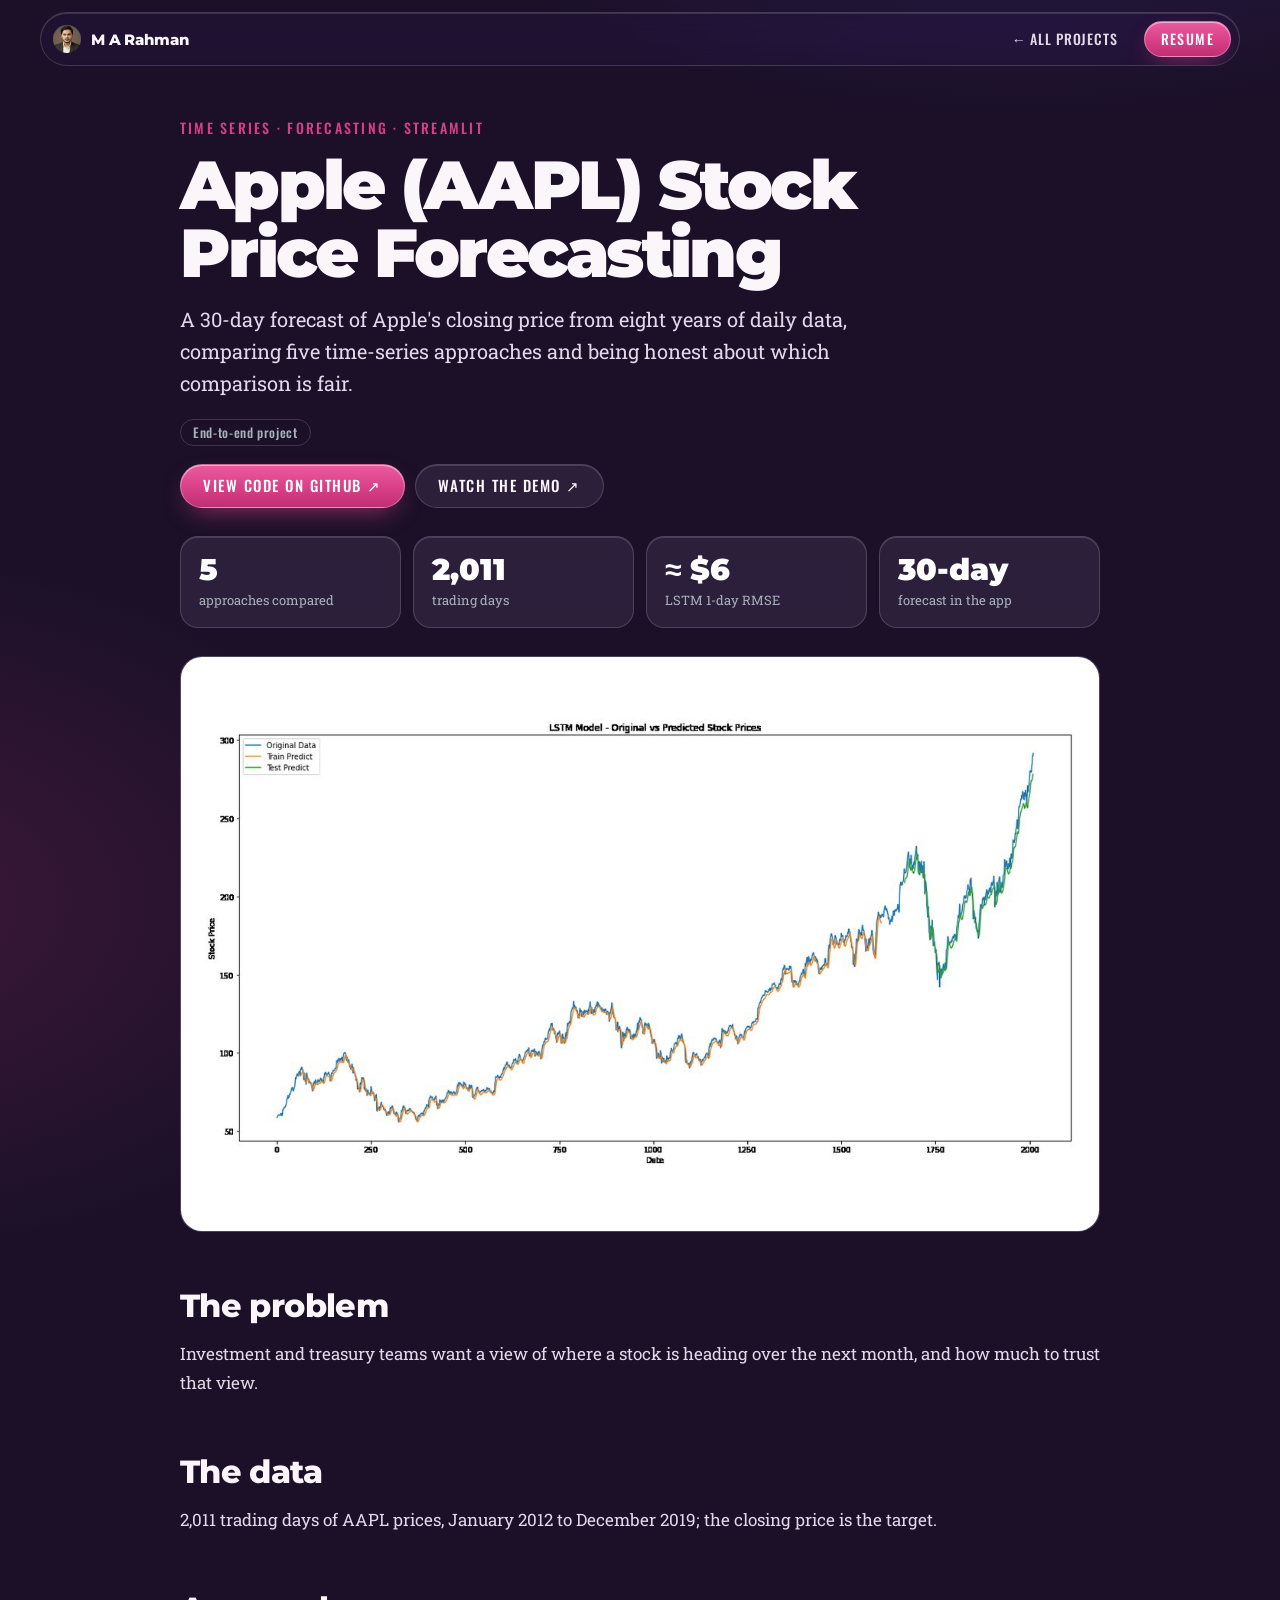
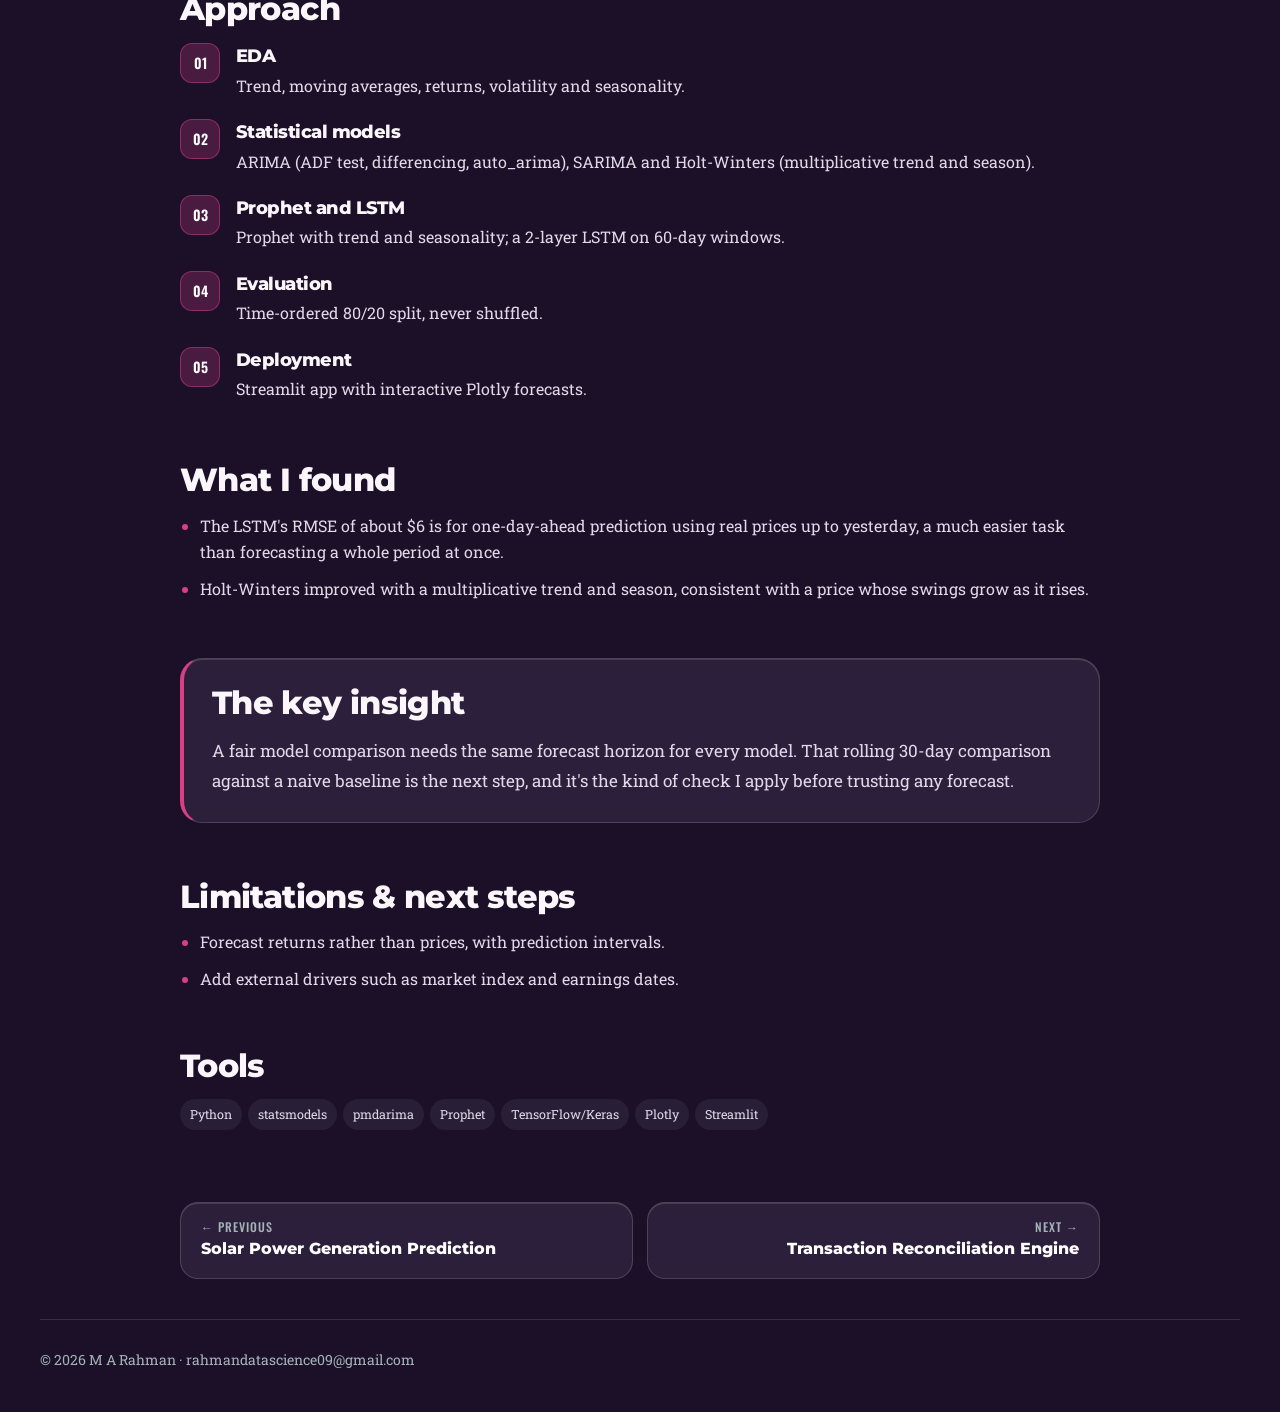
<file: work/apple-forecasting.html>
<!DOCTYPE html>
<html lang="en">
<head>
  <meta charset="utf-8">
  <meta name="viewport" content="width=device-width, initial-scale=1">
  <title>Apple (AAPL) Stock Price Forecasting · M A Rahman</title>
  <meta name="description" content="A 30-day forecast of Apple&#x27;s closing price from eight years of daily data, comparing five time-series approaches and being honest about which comparison is fair.">
  <meta property="og:title" content="Apple (AAPL) Stock Price Forecasting · M A Rahman, Data Analyst">
  <meta property="og:description" content="A 30-day forecast of Apple&#x27;s closing price from eight years of daily data, comparing five time-series approaches and being honest about which comparison is fair.">
  <meta property="og:image" content="https://rahman17309.github.io/assets/projects/apple.jpg">
  <meta name="theme-color" content="#1b1028">
  <link rel="icon" href="../assets/profile.jpg">
  <link rel="stylesheet" href="../css/style.css?v=9">
  <link rel="stylesheet" href="../css/case.css?v=9">
</head>
<body class="case">
  <header class="nav case-nav" id="nav">
    <a class="nav__logo" href="../index.html#top"><img src="../assets/profile.jpg" alt="" width="32" height="32"><span>M A Rahman</span></a>
    <a class="case-back" href="../index.html#work">← All projects</a>
    <a class="btn btn--small btn--primary nav__cta" href="../assets/MA_Rahman_Data_Analyst_Resume.pdf" target="_blank" rel="noopener">Resume</a>
  </header>
  <main class="container case-main">
    <section class="case-hero">
      <p class="eyebrow">Time series · Forecasting · Streamlit</p>
      <h1>Apple (AAPL) Stock Price Forecasting</h1>
      <p class="case-lead">A 30-day forecast of Apple&#x27;s closing price from eight years of daily data, comparing five time-series approaches and being honest about which comparison is fair.</p>
      <p class="case-meta"><span>End-to-end project</span></p>
      <div class="case-links"><a class="btn btn--primary" href="https://github.com/Rahman17309/Apple-Stock-Forecasting" target="_blank" rel="noopener">View code on GitHub ↗</a><a class="btn btn--glass" href="https://www.youtube.com/watch?v=r2wZKC7ocJk" target="_blank" rel="noopener">Watch the demo ↗</a></div>
      <ul class="case-kpis"><li class="glass"><b>5</b><span>approaches compared</span></li><li class="glass"><b>2,011</b><span>trading days</span></li><li class="glass"><b>≈ $6</b><span>LSTM 1-day RMSE</span></li><li class="glass"><b>30-day</b><span>forecast in the app</span></li></ul>
      <img class="case-cover glass" src="../assets/projects/apple.jpg" alt="" width="1200" height="750">
    </section>
    <section class="case-sec"><h2>The problem</h2><p>Investment and treasury teams want a view of where a stock is heading over the next month, and how much to trust that view.</p></section>
    <section class="case-sec"><h2>The data</h2><p>2,011 trading days of AAPL prices, January 2012 to December 2019; the closing price is the target.</p></section>
    <section class="case-sec"><h2>Approach</h2><ol class="case-steps"><li><h3>EDA</h3><p>Trend, moving averages, returns, volatility and seasonality.</p></li><li><h3>Statistical models</h3><p>ARIMA (ADF test, differencing, auto_arima), SARIMA and Holt-Winters (multiplicative trend and season).</p></li><li><h3>Prophet and LSTM</h3><p>Prophet with trend and seasonality; a 2-layer LSTM on 60-day windows.</p></li><li><h3>Evaluation</h3><p>Time-ordered 80/20 split, never shuffled.</p></li><li><h3>Deployment</h3><p>Streamlit app with interactive Plotly forecasts.</p></li></ol></section>
    <section class="case-sec"><h2>What I found</h2><ul class="case-list"><li>The LSTM&#x27;s RMSE of about $6 is for one-day-ahead prediction using real prices up to yesterday, a much easier task than forecasting a whole period at once.</li><li>Holt-Winters improved with a multiplicative trend and season, consistent with a price whose swings grow as it rises.</li></ul></section>
    
    
    <section class="case-sec case-insight glass"><h2>The key insight</h2><p>A fair model comparison needs the same forecast horizon for every model. That rolling 30-day comparison against a naive baseline is the next step, and it&#x27;s the kind of check I apply before trusting any forecast.</p></section>
    <section class="case-sec"><h2>Limitations &amp; next steps</h2><ul class="case-list"><li>Forecast returns rather than prices, with prediction intervals.</li><li>Add external drivers such as market index and earnings dates.</li></ul></section>
    <section class="case-sec"><h2>Tools</h2><ul class="tags"><li>Python</li><li>statsmodels</li><li>pmdarima</li><li>Prophet</li><li>TensorFlow/Keras</li><li>Plotly</li><li>Streamlit</li></ul></section>
    <nav class="case-pager" aria-label="More projects">
      <a class="glass" href="solar-power.html"><span>← Previous</span>Solar Power Generation Prediction</a>
      <a class="glass" href="reconciliation-engine.html"><span>Next →</span>Transaction Reconciliation Engine</a>
    </nav>
  </main>
  <footer class="footer container"><p>© 2026 M A Rahman · <a href="mailto:rahmandatascience09@gmail.com">rahmandatascience09@gmail.com</a></p></footer>
  <script data-goatcounter="https://rahman17309.goatcounter.com/count" async src="https://gc.zgo.at/count.js"></script>
</body>
</html>
</file>
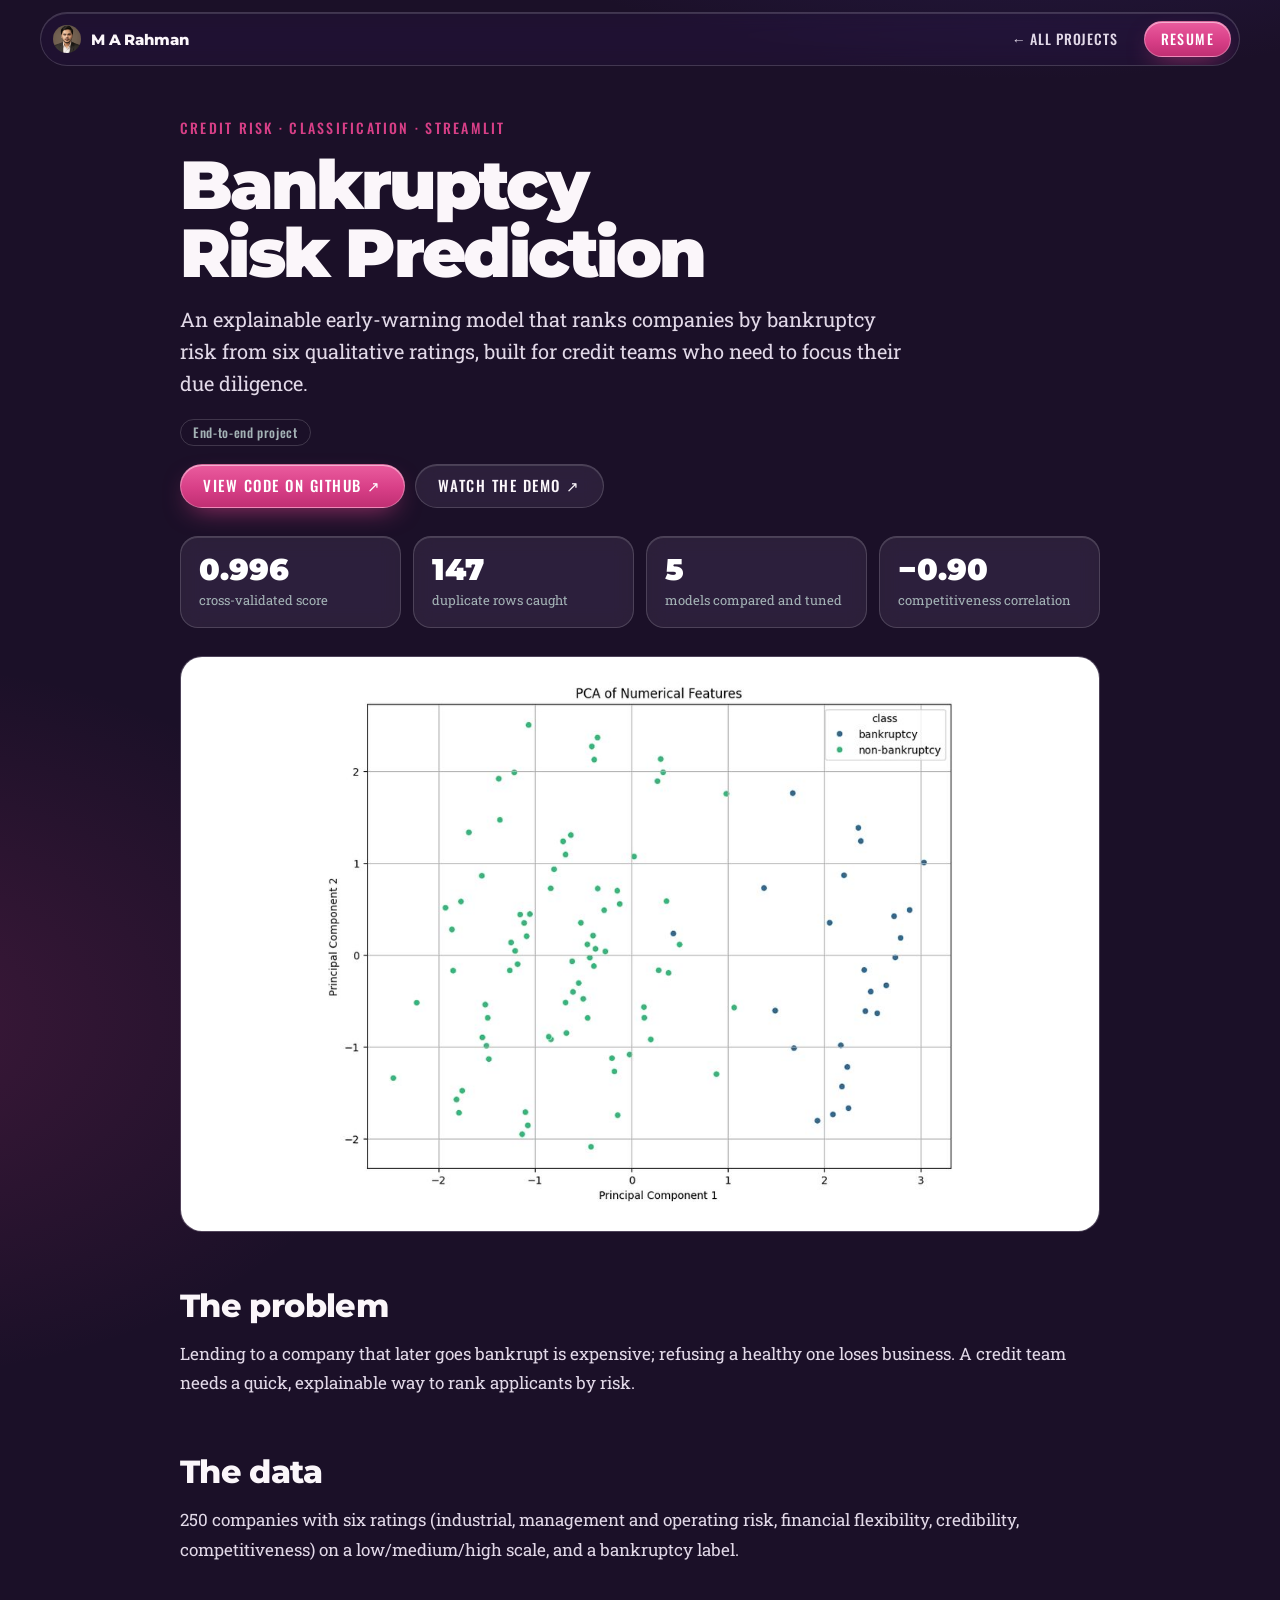
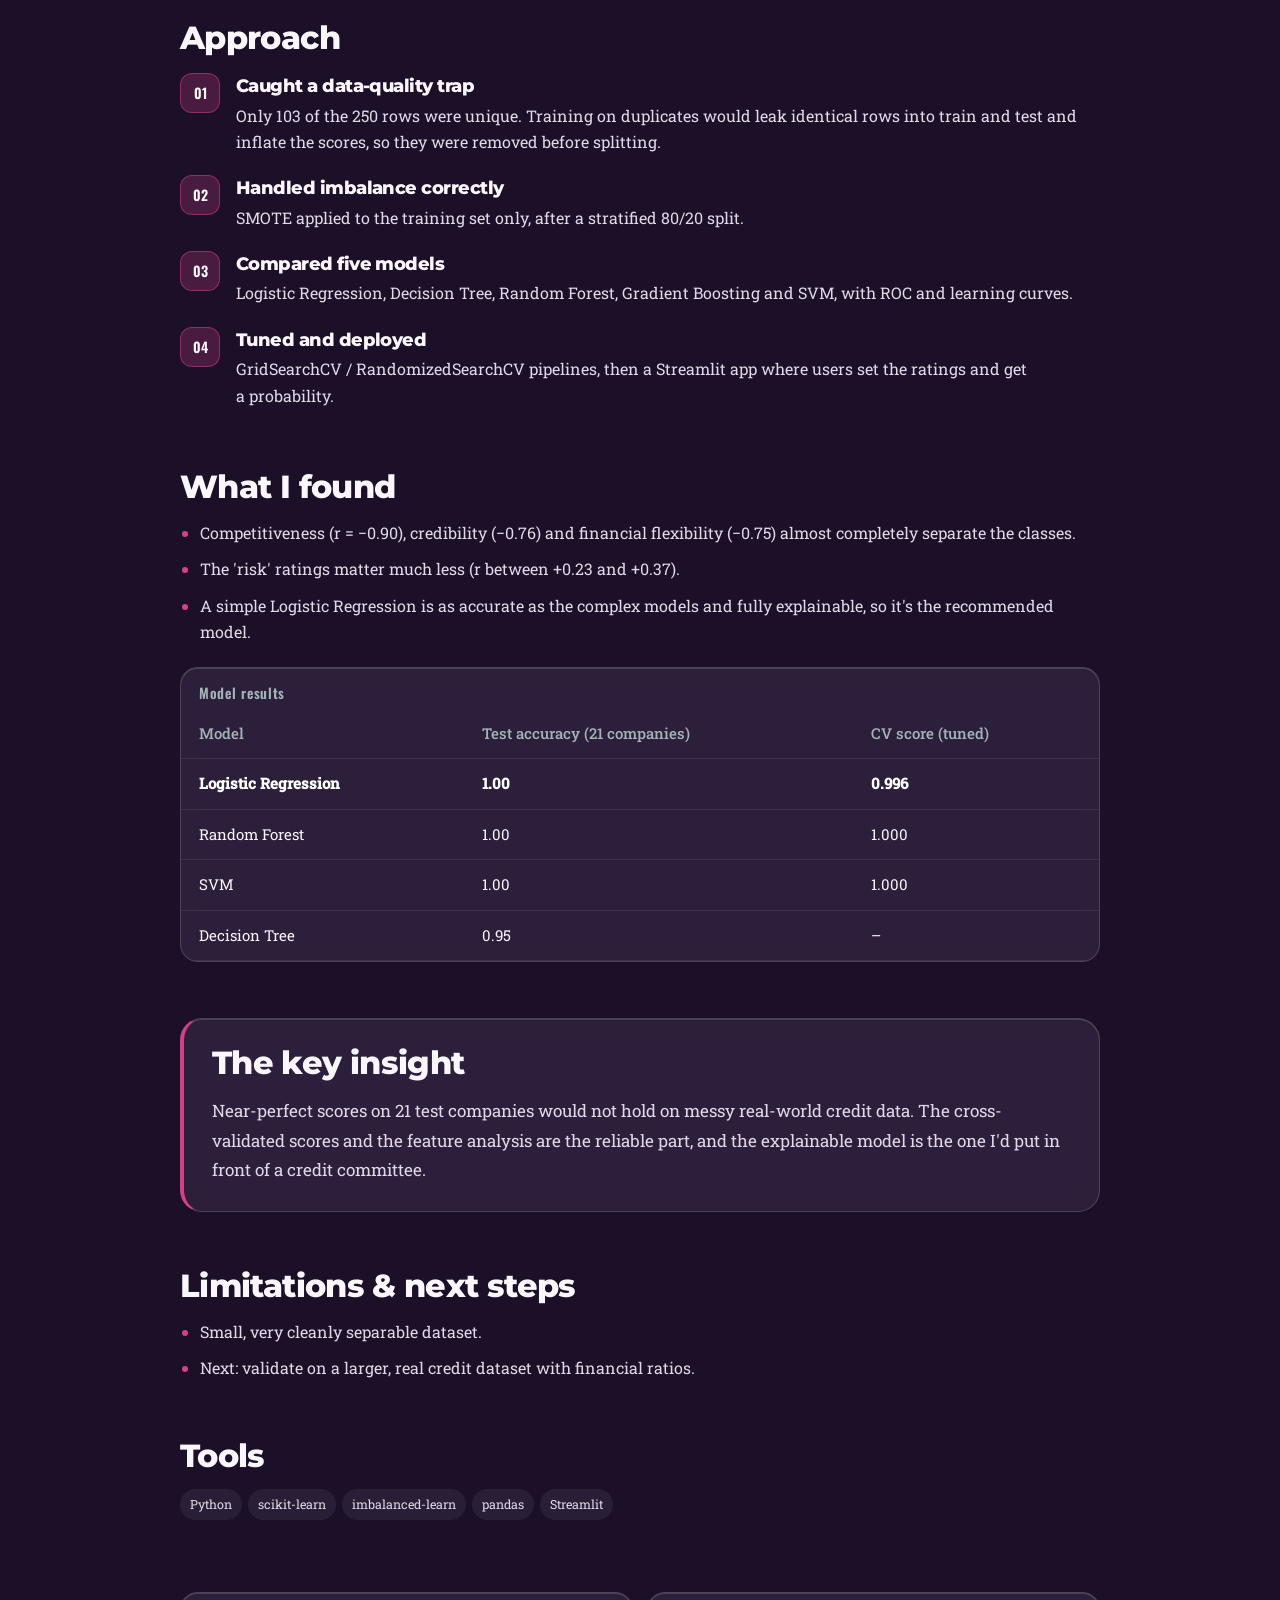
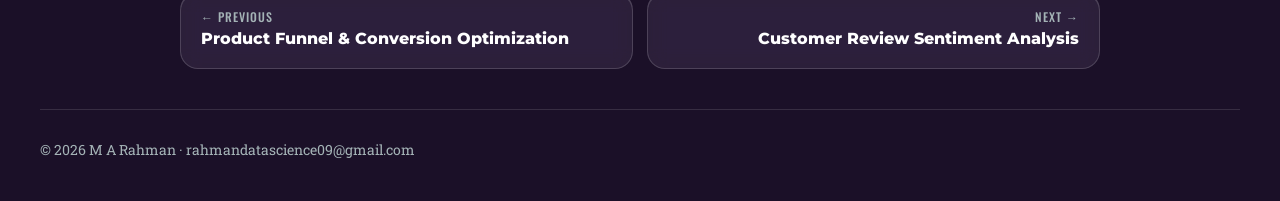
<file: work/bankruptcy-risk.html>
<!DOCTYPE html>
<html lang="en">
<head>
  <meta charset="utf-8">
  <meta name="viewport" content="width=device-width, initial-scale=1">
  <title>Bankruptcy Risk Prediction · M A Rahman</title>
  <meta name="description" content="An explainable early-warning model that ranks companies by bankruptcy risk from six qualitative ratings, built for credit teams who need to focus their due diligence.">
  <meta property="og:title" content="Bankruptcy Risk Prediction · M A Rahman, Data Analyst">
  <meta property="og:description" content="An explainable early-warning model that ranks companies by bankruptcy risk from six qualitative ratings, built for credit teams who need to focus their due diligence.">
  <meta property="og:image" content="https://rahman17309.github.io/assets/projects/bankruptcy.jpg">
  <meta name="theme-color" content="#1b1028">
  <link rel="icon" href="../assets/profile.jpg">
  <link rel="stylesheet" href="../css/style.css?v=9">
  <link rel="stylesheet" href="../css/case.css?v=9">
</head>
<body class="case">
  <header class="nav case-nav" id="nav">
    <a class="nav__logo" href="../index.html#top"><img src="../assets/profile.jpg" alt="" width="32" height="32"><span>M A Rahman</span></a>
    <a class="case-back" href="../index.html#work">← All projects</a>
    <a class="btn btn--small btn--primary nav__cta" href="../assets/MA_Rahman_Data_Analyst_Resume.pdf" target="_blank" rel="noopener">Resume</a>
  </header>
  <main class="container case-main">
    <section class="case-hero">
      <p class="eyebrow">Credit risk · Classification · Streamlit</p>
      <h1>Bankruptcy Risk Prediction</h1>
      <p class="case-lead">An explainable early-warning model that ranks companies by bankruptcy risk from six qualitative ratings, built for credit teams who need to focus their due diligence.</p>
      <p class="case-meta"><span>End-to-end project</span></p>
      <div class="case-links"><a class="btn btn--primary" href="https://github.com/Rahman17309/Bankruptcy-Prevention-Project" target="_blank" rel="noopener">View code on GitHub ↗</a><a class="btn btn--glass" href="https://youtu.be/jHw8JbTdTC4" target="_blank" rel="noopener">Watch the demo ↗</a></div>
      <ul class="case-kpis"><li class="glass"><b>0.996</b><span>cross-validated score</span></li><li class="glass"><b>147</b><span>duplicate rows caught</span></li><li class="glass"><b>5</b><span>models compared and tuned</span></li><li class="glass"><b>−0.90</b><span>competitiveness correlation</span></li></ul>
      <img class="case-cover glass" src="../assets/projects/bankruptcy.jpg" alt="" width="1200" height="750">
    </section>
    <section class="case-sec"><h2>The problem</h2><p>Lending to a company that later goes bankrupt is expensive; refusing a healthy one loses business. A credit team needs a quick, explainable way to rank applicants by risk.</p></section>
    <section class="case-sec"><h2>The data</h2><p>250 companies with six ratings (industrial, management and operating risk, financial flexibility, credibility, competitiveness) on a low/medium/high scale, and a bankruptcy label.</p></section>
    <section class="case-sec"><h2>Approach</h2><ol class="case-steps"><li><h3>Caught a data-quality trap</h3><p>Only 103 of the 250 rows were unique. Training on duplicates would leak identical rows into train and test and inflate the scores, so they were removed before splitting.</p></li><li><h3>Handled imbalance correctly</h3><p>SMOTE applied to the training set only, after a stratified 80/20 split.</p></li><li><h3>Compared five models</h3><p>Logistic Regression, Decision Tree, Random Forest, Gradient Boosting and SVM, with ROC and learning curves.</p></li><li><h3>Tuned and deployed</h3><p>GridSearchCV / RandomizedSearchCV pipelines, then a Streamlit app where users set the ratings and get a probability.</p></li></ol></section>
    <section class="case-sec"><h2>What I found</h2><ul class="case-list"><li>Competitiveness (r = −0.90), credibility (−0.76) and financial flexibility (−0.75) almost completely separate the classes.</li><li>The &#x27;risk&#x27; ratings matter much less (r between +0.23 and +0.37).</li><li>A simple Logistic Regression is as accurate as the complex models and fully explainable, so it&#x27;s the recommended model.</li></ul><div class="case-table glass"><table><caption>Model results</caption><thead><tr><th>Model</th><th>Test accuracy (21 companies)</th><th>CV score (tuned)</th></tr></thead><tbody><tr><td>Logistic Regression</td><td>1.00</td><td>0.996</td></tr><tr><td>Random Forest</td><td>1.00</td><td>1.000</td></tr><tr><td>SVM</td><td>1.00</td><td>1.000</td></tr><tr><td>Decision Tree</td><td>0.95</td><td>–</td></tr></tbody></table></div></section>
    
    
    <section class="case-sec case-insight glass"><h2>The key insight</h2><p>Near-perfect scores on 21 test companies would not hold on messy real-world credit data. The cross-validated scores and the feature analysis are the reliable part, and the explainable model is the one I&#x27;d put in front of a credit committee.</p></section>
    <section class="case-sec"><h2>Limitations &amp; next steps</h2><ul class="case-list"><li>Small, very cleanly separable dataset.</li><li>Next: validate on a larger, real credit dataset with financial ratios.</li></ul></section>
    <section class="case-sec"><h2>Tools</h2><ul class="tags"><li>Python</li><li>scikit-learn</li><li>imbalanced-learn</li><li>pandas</li><li>Streamlit</li></ul></section>
    <nav class="case-pager" aria-label="More projects">
      <a class="glass" href="product-funnel.html"><span>← Previous</span>Product Funnel &amp; Conversion Optimization</a>
      <a class="glass" href="review-sentiment.html"><span>Next →</span>Customer Review Sentiment Analysis</a>
    </nav>
  </main>
  <footer class="footer container"><p>© 2026 M A Rahman · <a href="mailto:rahmandatascience09@gmail.com">rahmandatascience09@gmail.com</a></p></footer>
  <script data-goatcounter="https://rahman17309.goatcounter.com/count" async src="https://gc.zgo.at/count.js"></script>
</body>
</html>
</file>
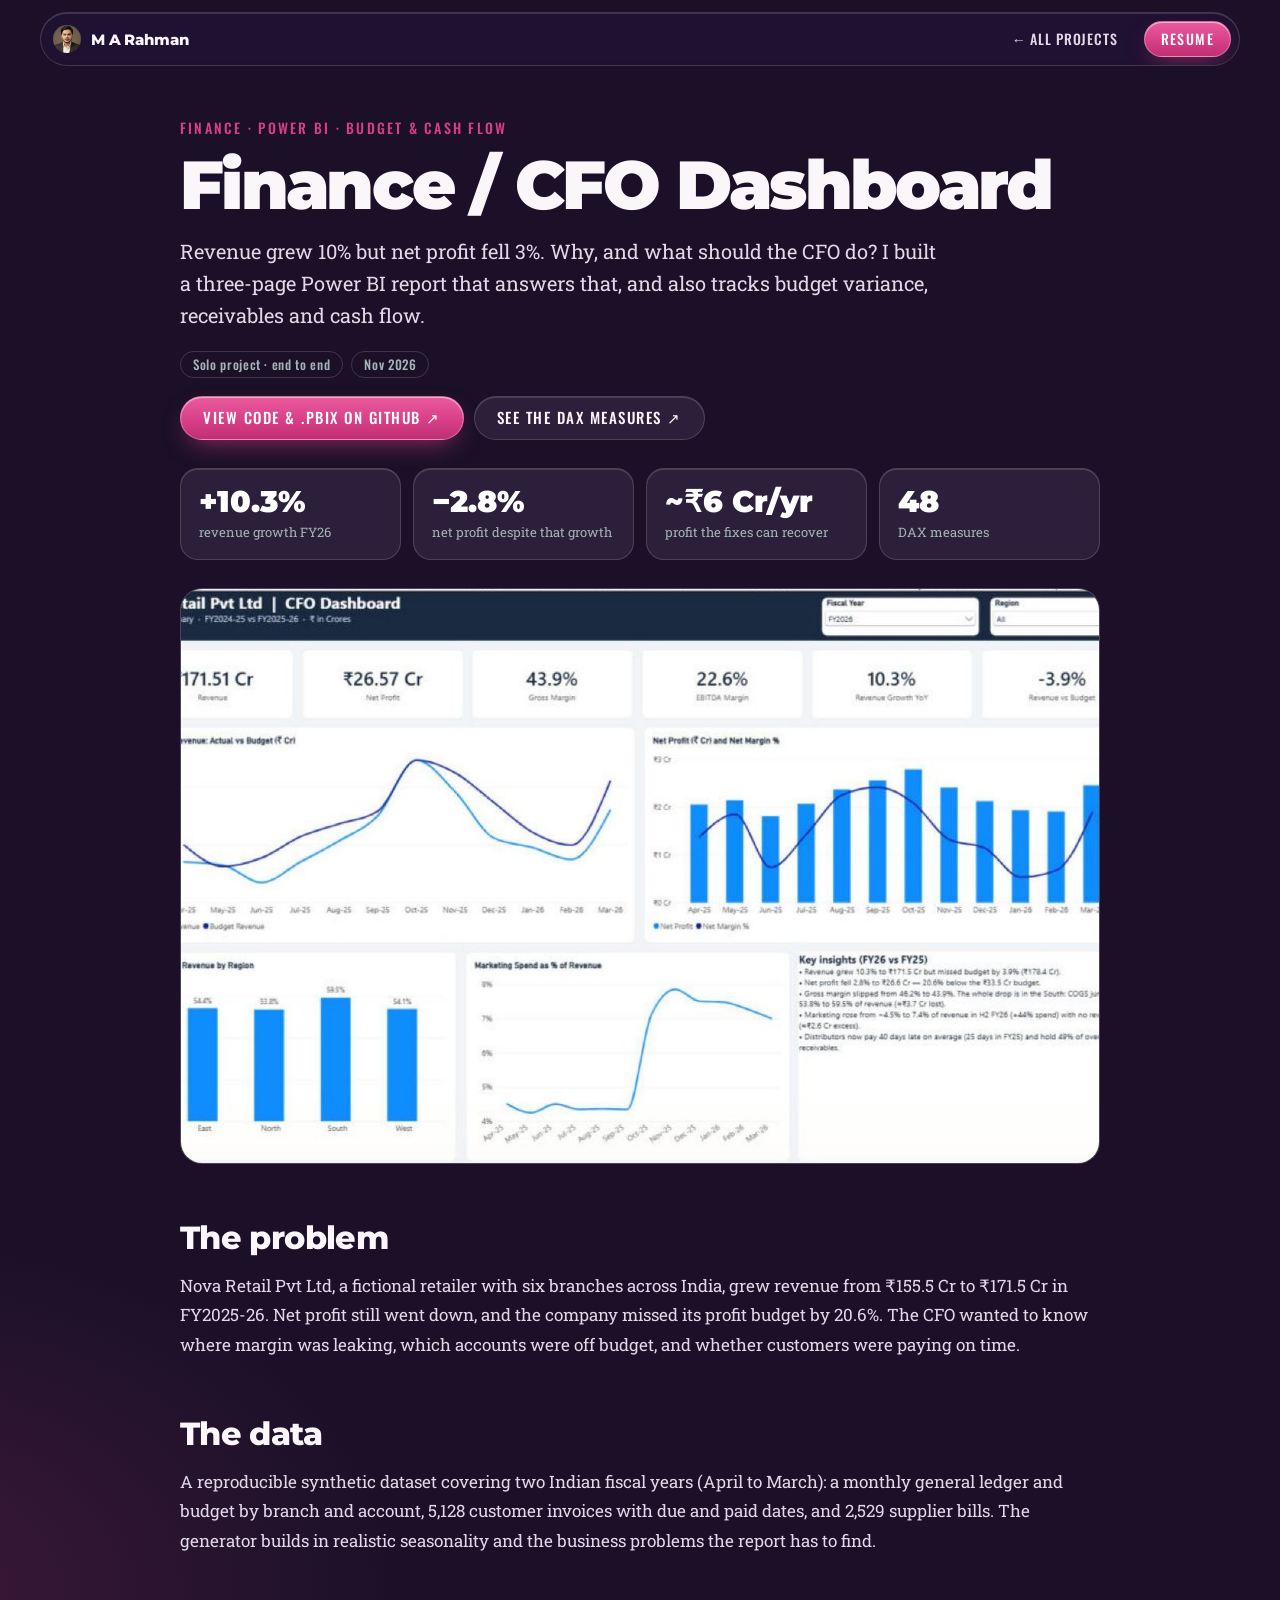
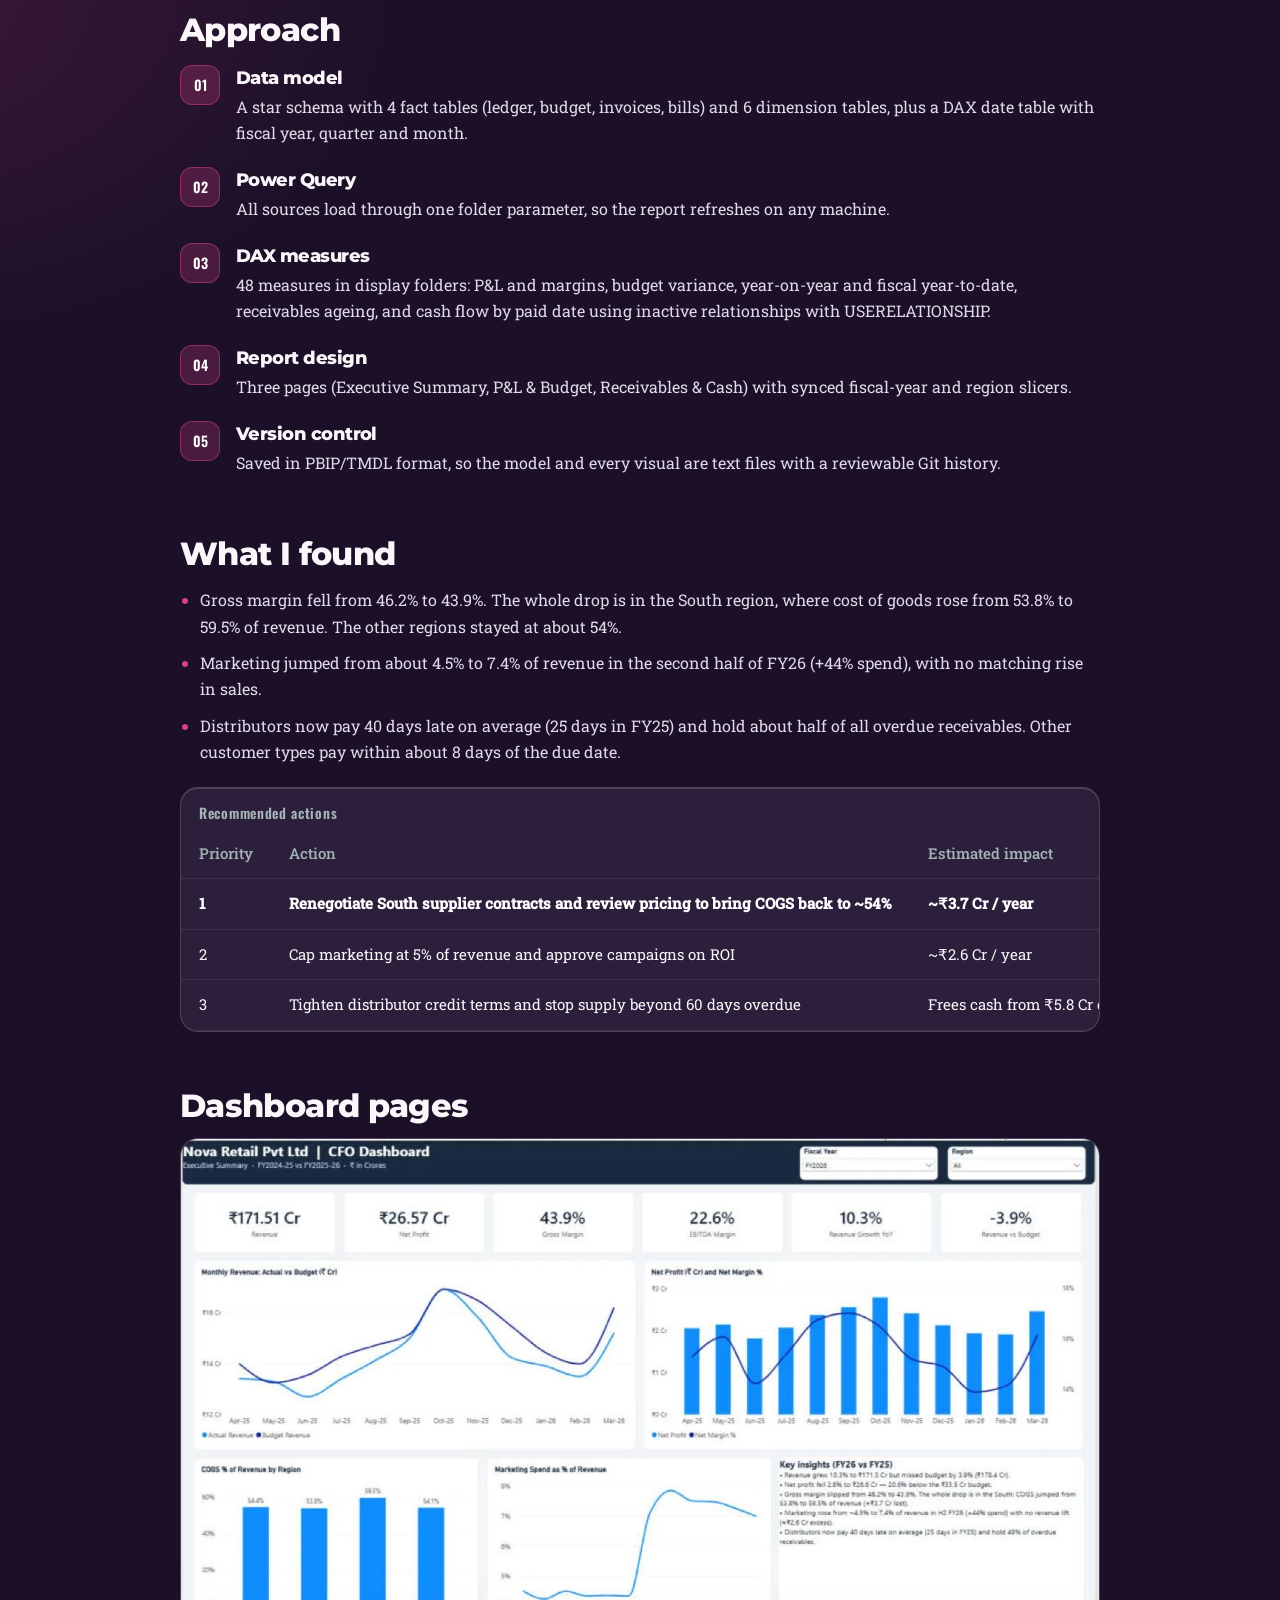
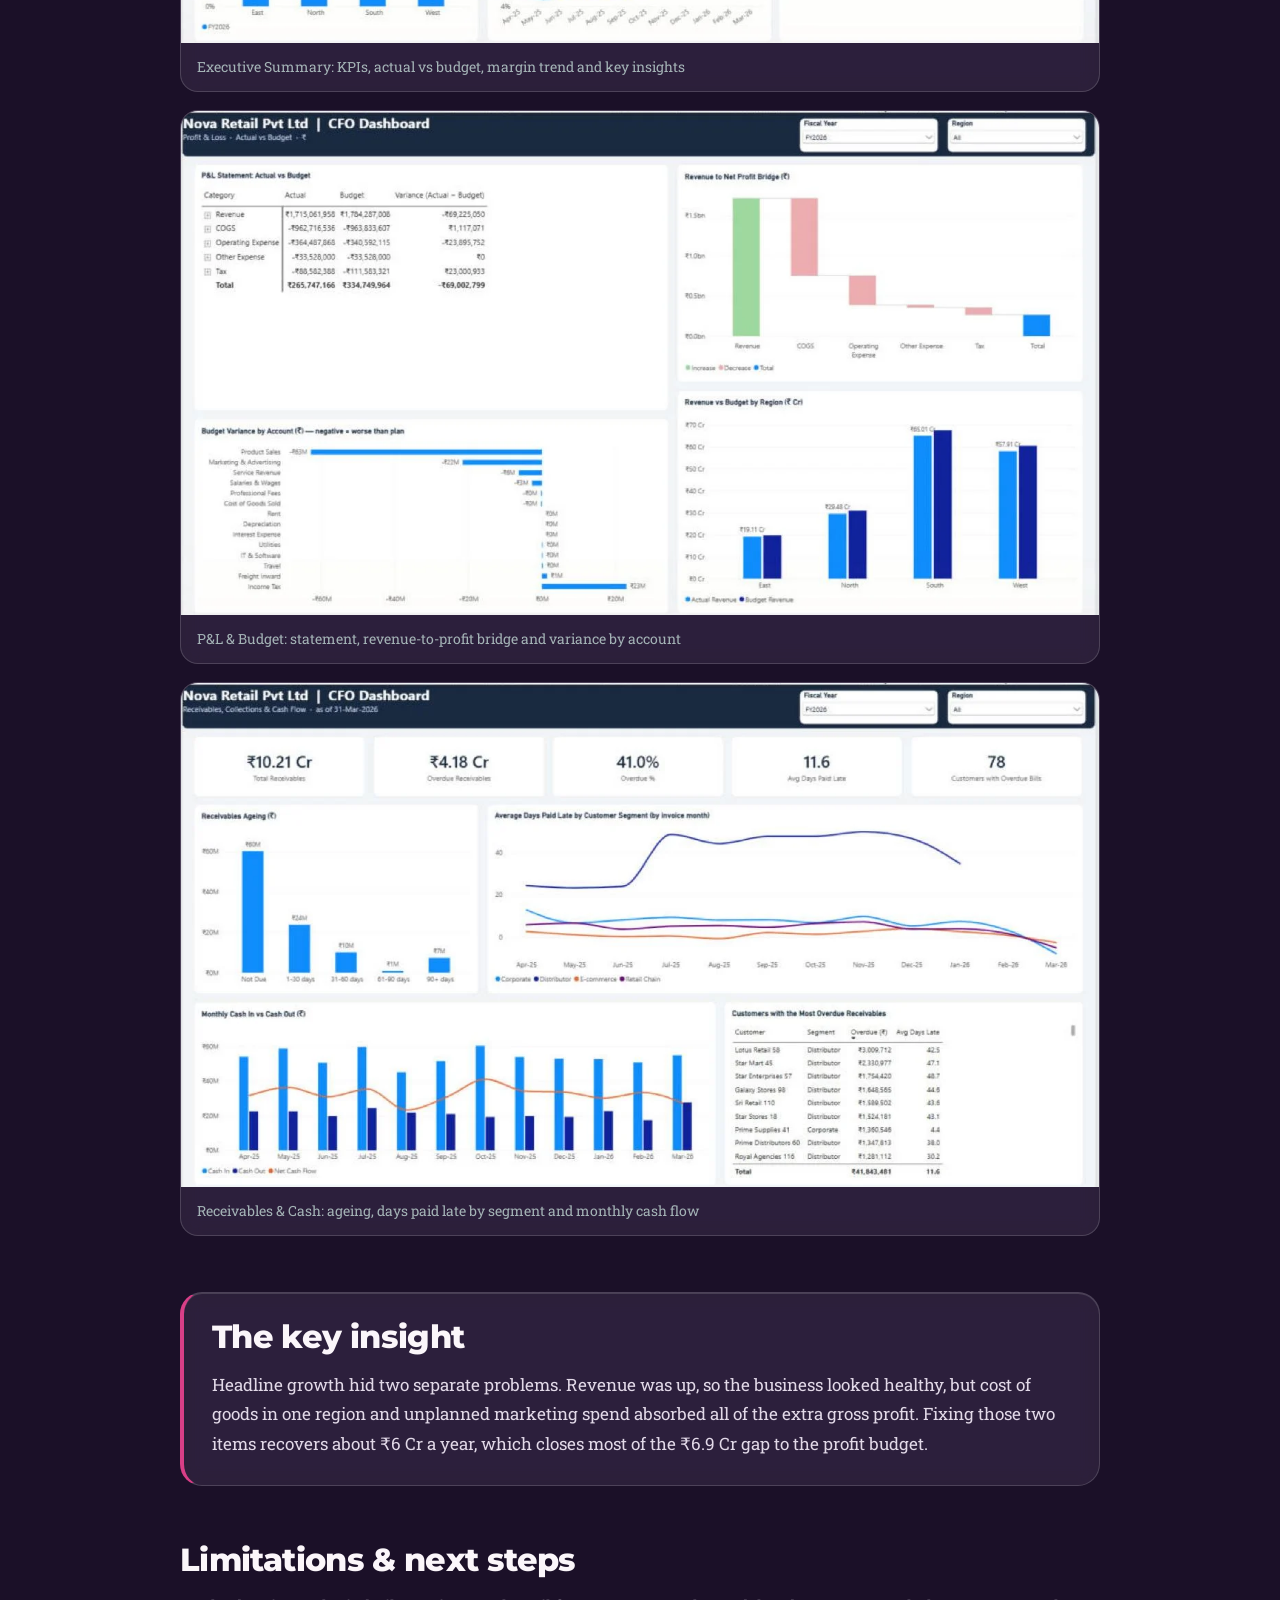
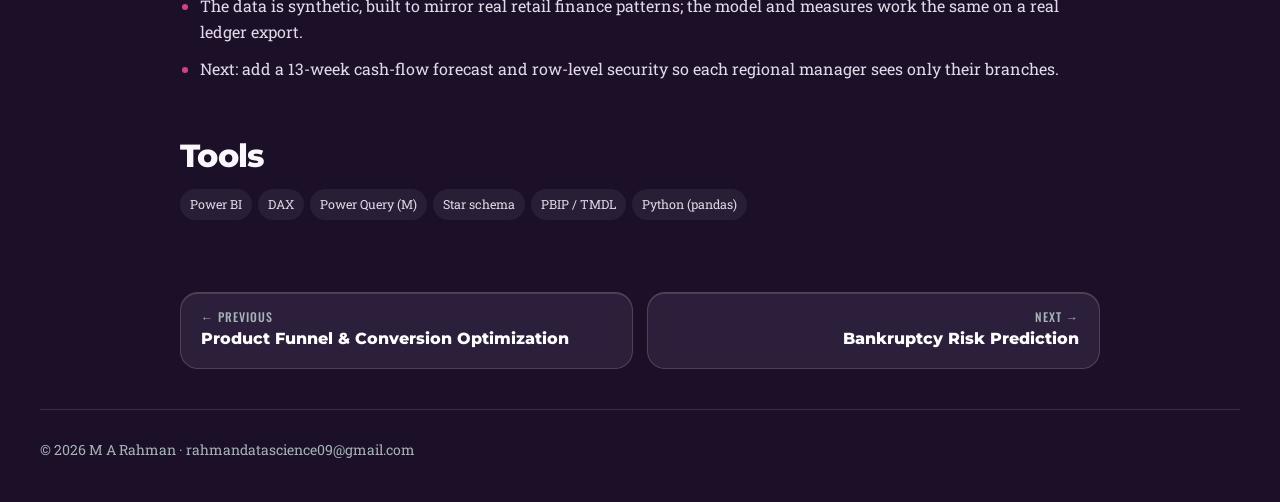
<file: work/finance-cfo-dashboard.html>
<!DOCTYPE html>
<html lang="en">
<head>
  <meta charset="utf-8">
  <meta name="viewport" content="width=device-width, initial-scale=1">
  <title>Finance / CFO Dashboard (Power BI) · M A Rahman</title>
  <meta name="description" content="Revenue grew 10% but net profit fell 3%. A three-page Power BI report that finds why, sizes the fix at about ₹6 Cr a year, and tracks receivables and cash flow.">
  <meta property="og:title" content="Finance / CFO Dashboard (Power BI) · M A Rahman, Data Analyst">
  <meta property="og:description" content="Revenue grew 10% but net profit fell 3%. A three-page Power BI report that finds why, sizes the fix at about ₹6 Cr a year, and tracks receivables and cash flow.">
  <meta property="og:image" content="https://rahman17309.github.io/assets/projects/finance-cfo.jpg">
  <meta property="og:url" content="https://rahman17309.github.io/work/finance-cfo-dashboard.html">
  <meta property="og:type" content="article">
  <meta name="theme-color" content="#1b1028">
  <link rel="icon" href="../assets/profile.jpg">
  <link rel="stylesheet" href="../css/style.css?v=9">
  <link rel="stylesheet" href="../css/case.css?v=9">
</head>
<body class="case">
  <header class="nav case-nav" id="nav">
    <a class="nav__logo" href="../index.html#top"><img src="../assets/profile.jpg" alt="" width="32" height="32"><span>M A Rahman</span></a>
    <a class="case-back" href="../index.html#work">← All projects</a>
    <a class="btn btn--small btn--primary nav__cta" href="../assets/MA_Rahman_Data_Analyst_Resume.pdf" target="_blank" rel="noopener">Resume</a>
  </header>
  <main class="container case-main">
    <section class="case-hero">
      <p class="eyebrow">Finance · Power BI · Budget &amp; cash flow</p>
      <h1>Finance / CFO Dashboard</h1>
      <p class="case-lead">Revenue grew 10% but net profit fell 3%. Why, and what should the CFO do? I built a three-page Power BI report that answers that, and also tracks budget variance, receivables and cash flow.</p>
      <p class="case-meta"><span>Solo project · end to end</span><span>Nov 2026</span></p>
      <div class="case-links"><a class="btn btn--primary" href="https://github.com/Rahman17309/Finance-CFO-Dashboard-PowerBI" target="_blank" rel="noopener">View code &amp; .pbix on GitHub ↗</a><a class="btn btn--glass" href="https://github.com/Rahman17309/Finance-CFO-Dashboard-PowerBI/blob/main/DAX_Measures.md" target="_blank" rel="noopener">See the DAX measures ↗</a></div>
      <ul class="case-kpis"><li class="glass"><b>+10.3%</b><span>revenue growth FY26</span></li><li class="glass"><b>−2.8%</b><span>net profit despite that growth</span></li><li class="glass"><b>~₹6 Cr/yr</b><span>profit the fixes can recover</span></li><li class="glass"><b>48</b><span>DAX measures</span></li></ul>
      <img class="case-cover glass" src="../assets/projects/finance-cfo.jpg" alt="" width="1200" height="750">
    </section>
    <section class="case-sec"><h2>The problem</h2><p>Nova Retail Pvt Ltd, a fictional retailer with six branches across India, grew revenue from ₹155.5 Cr to ₹171.5 Cr in FY2025-26. Net profit still went down, and the company missed its profit budget by 20.6%. The CFO wanted to know where margin was leaking, which accounts were off budget, and whether customers were paying on time.</p></section>
    <section class="case-sec"><h2>The data</h2><p>A reproducible synthetic dataset covering two Indian fiscal years (April to March): a monthly general ledger and budget by branch and account, 5,128 customer invoices with due and paid dates, and 2,529 supplier bills. The generator builds in realistic seasonality and the business problems the report has to find.</p></section>
    <section class="case-sec"><h2>Approach</h2><ol class="case-steps"><li><h3>Data model</h3><p>A star schema with 4 fact tables (ledger, budget, invoices, bills) and 6 dimension tables, plus a DAX date table with fiscal year, quarter and month.</p></li><li><h3>Power Query</h3><p>All sources load through one folder parameter, so the report refreshes on any machine.</p></li><li><h3>DAX measures</h3><p>48 measures in display folders: P&amp;L and margins, budget variance, year-on-year and fiscal year-to-date, receivables ageing, and cash flow by paid date using inactive relationships with USERELATIONSHIP.</p></li><li><h3>Report design</h3><p>Three pages (Executive Summary, P&amp;L &amp; Budget, Receivables &amp; Cash) with synced fiscal-year and region slicers.</p></li><li><h3>Version control</h3><p>Saved in PBIP/TMDL format, so the model and every visual are text files with a reviewable Git history.</p></li></ol></section>
    <section class="case-sec"><h2>What I found</h2><ul class="case-list"><li>Gross margin fell from 46.2% to 43.9%. The whole drop is in the South region, where cost of goods rose from 53.8% to 59.5% of revenue. The other regions stayed at about 54%.</li><li>Marketing jumped from about 4.5% to 7.4% of revenue in the second half of FY26 (+44% spend), with no matching rise in sales.</li><li>Distributors now pay 40 days late on average (25 days in FY25) and hold about half of all overdue receivables. Other customer types pay within about 8 days of the due date.</li></ul><div class="case-table glass"><table><caption>Recommended actions</caption><thead><tr><th>Priority</th><th>Action</th><th>Estimated impact</th></tr></thead><tbody><tr><td>1</td><td>Renegotiate South supplier contracts and review pricing to bring COGS back to ~54%</td><td>~₹3.7 Cr / year</td></tr><tr><td>2</td><td>Cap marketing at 5% of revenue and approve campaigns on ROI</td><td>~₹2.6 Cr / year</td></tr><tr><td>3</td><td>Tighten distributor credit terms and stop supply beyond 60 days overdue</td><td>Frees cash from ₹5.8 Cr overdue</td></tr></tbody></table></div></section>
    <section class="case-sec"><h2>Dashboard pages</h2><div class="case-figs"><figure class="glass"><img src="../assets/cases/finance/01_executive_summary.webp" alt="Executive Summary page with KPI cards and trends" loading="lazy"><figcaption>Executive Summary: KPIs, actual vs budget, margin trend and key insights</figcaption></figure><figure class="glass"><img src="../assets/cases/finance/02_pnl_budget.webp" alt="P&amp;L and budget variance page" loading="lazy"><figcaption>P&amp;L &amp; Budget: statement, revenue-to-profit bridge and variance by account</figcaption></figure><figure class="glass"><img src="../assets/cases/finance/03_receivables_cash.webp" alt="Receivables and cash flow page" loading="lazy"><figcaption>Receivables &amp; Cash: ageing, days paid late by segment and monthly cash flow</figcaption></figure></div></section>
    <section class="case-sec case-insight glass"><h2>The key insight</h2><p>Headline growth hid two separate problems. Revenue was up, so the business looked healthy, but cost of goods in one region and unplanned marketing spend absorbed all of the extra gross profit. Fixing those two items recovers about ₹6 Cr a year, which closes most of the ₹6.9 Cr gap to the profit budget.</p></section>
    <section class="case-sec"><h2>Limitations &amp; next steps</h2><ul class="case-list"><li>The data is synthetic, built to mirror real retail finance patterns; the model and measures work the same on a real ledger export.</li><li>Next: add a 13-week cash-flow forecast and row-level security so each regional manager sees only their branches.</li></ul></section>
    <section class="case-sec"><h2>Tools</h2><ul class="tags"><li>Power BI</li><li>DAX</li><li>Power Query (M)</li><li>Star schema</li><li>PBIP / TMDL</li><li>Python (pandas)</li></ul></section>
    <nav class="case-pager" aria-label="More projects">
      <a class="glass" href="product-funnel.html"><span>← Previous</span>Product Funnel &amp; Conversion Optimization</a>
      <a class="glass" href="bankruptcy-risk.html"><span>Next →</span>Bankruptcy Risk Prediction</a>
    </nav>
  </main>
  <footer class="footer container"><p>© 2026 M A Rahman · <a href="mailto:rahmandatascience09@gmail.com">rahmandatascience09@gmail.com</a></p></footer>
  <script data-goatcounter="https://rahman17309.goatcounter.com/count" async src="https://gc.zgo.at/count.js"></script>
</body>
</html>
</file>
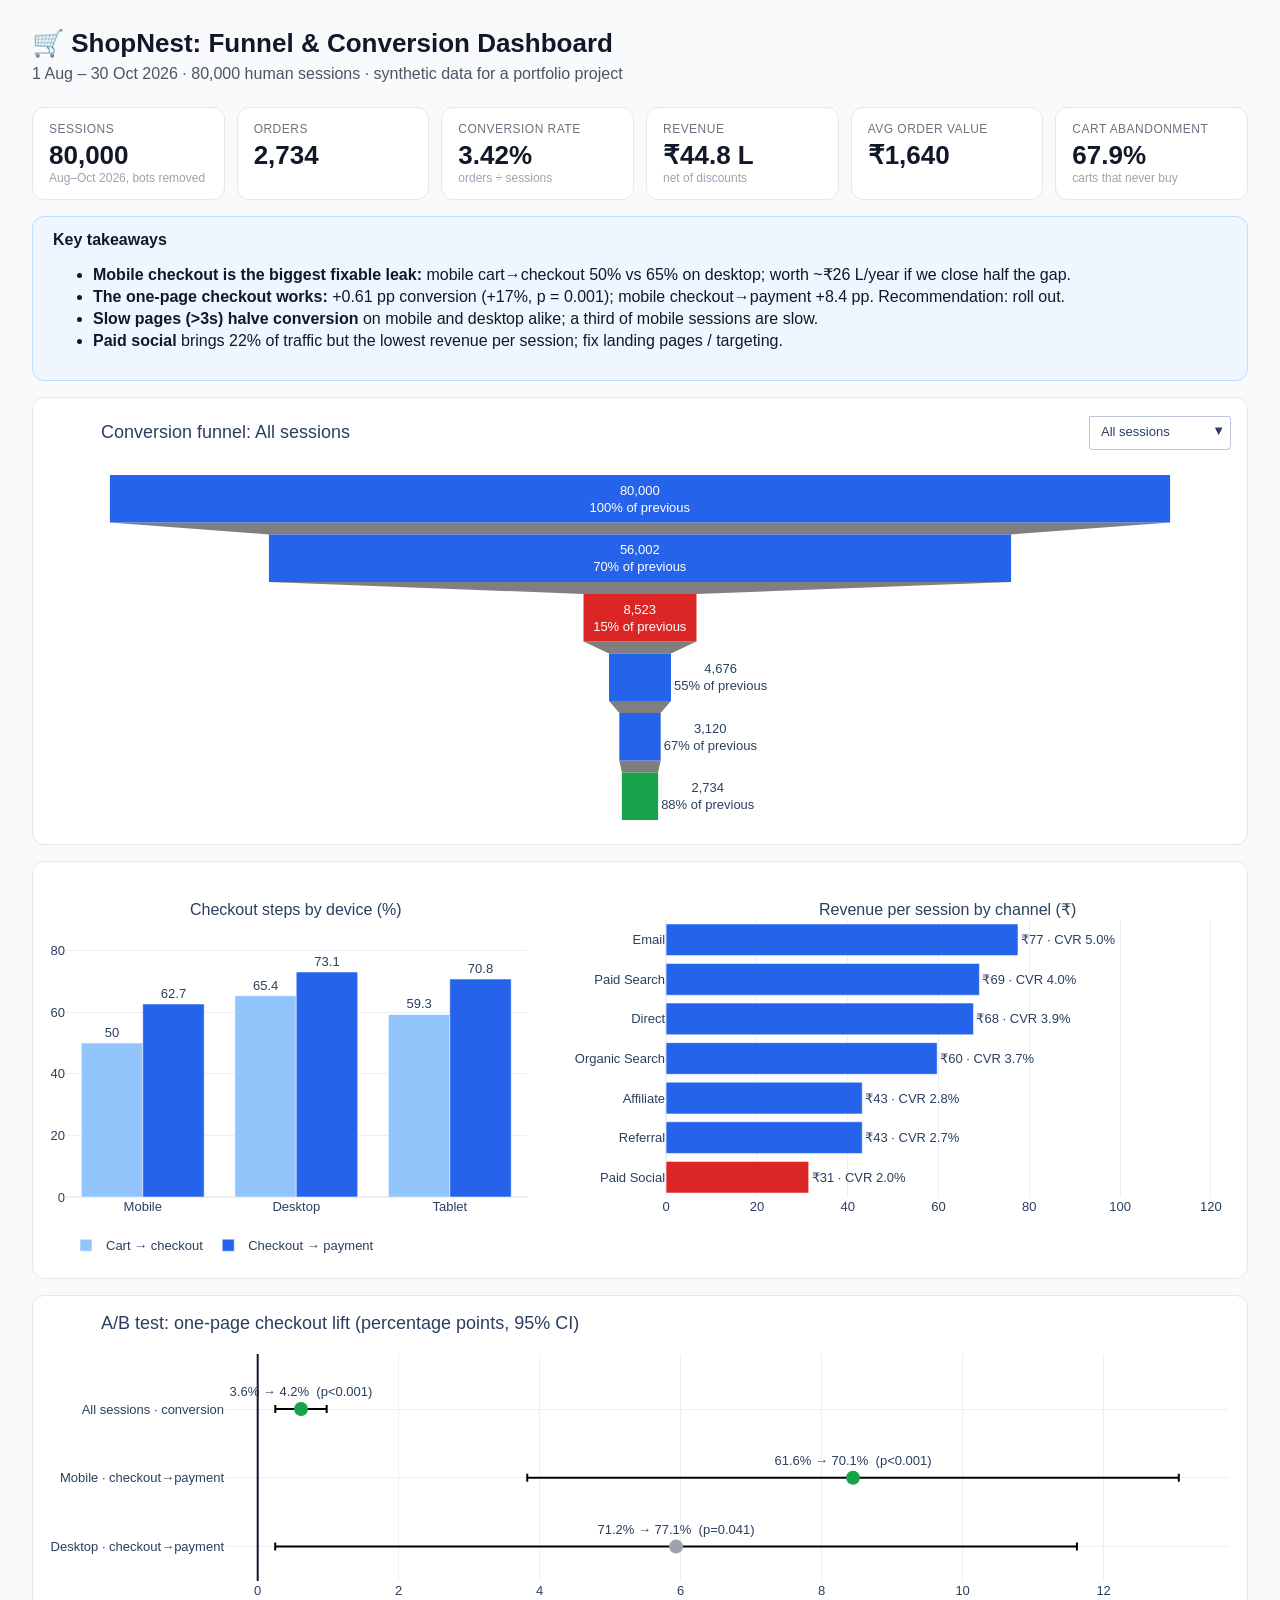
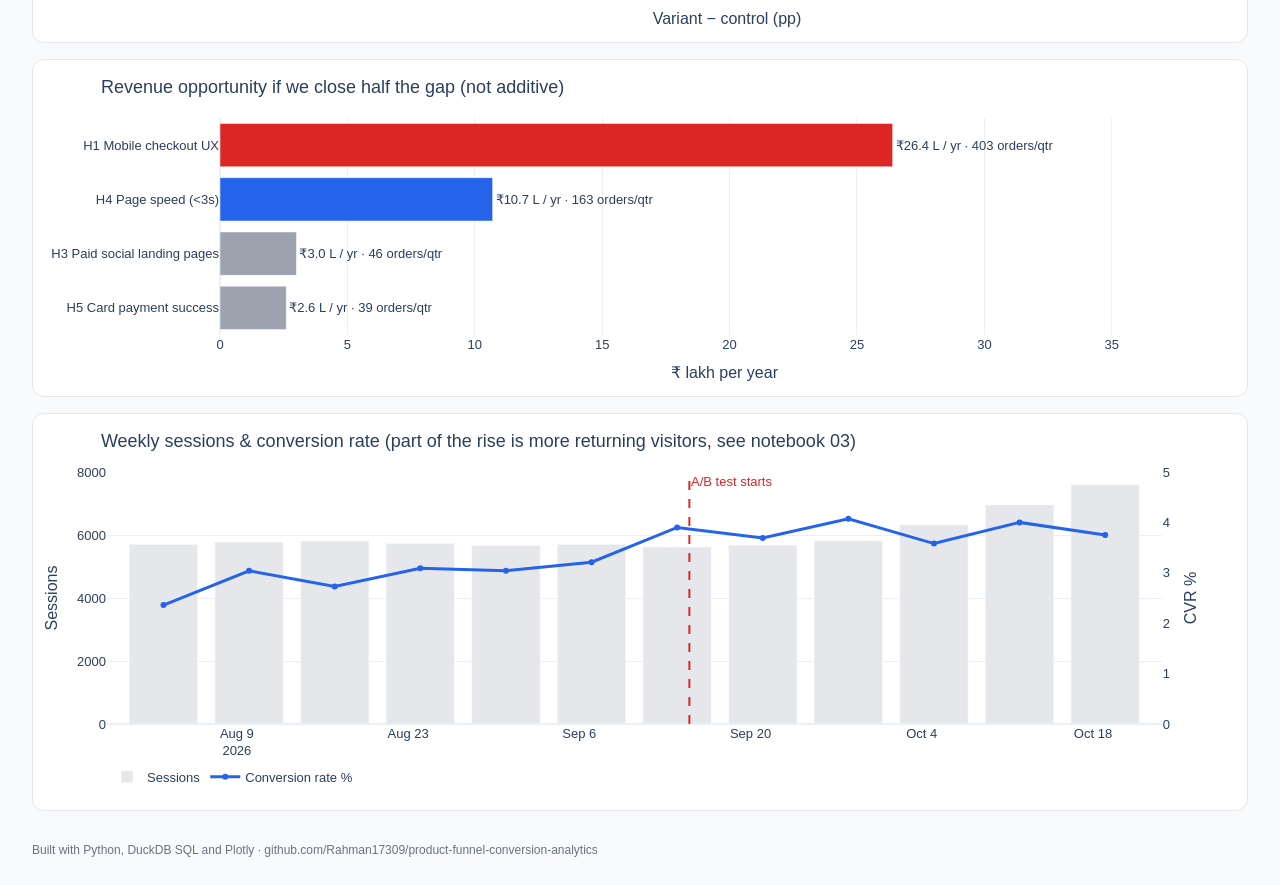
<file: work/funnel-dashboard.html>
<!DOCTYPE html>
<html lang="en"><head><meta charset="utf-8"><meta name="viewport" content="width=device-width, initial-scale=1">
<title>ShopNest · Funnel & Conversion Dashboard</title>
<script src="../vendor/plotly-2.35.2.min.js"></script>
<style>
 body{margin:0;background:#f8fafc;font-family:Inter,Segoe UI,Arial,sans-serif;color:#111827}
 header{padding:28px 32px 8px} h1{margin:0;font-size:26px} header p{margin:6px 0 0;color:#4b5563}
 .cards{display:grid;grid-template-columns:repeat(auto-fit,minmax(160px,1fr));gap:12px;padding:16px 32px}
 .card{background:#fff;border:1px solid #e5e7eb;border-radius:12px;padding:14px 16px}
 .k{font-size:12px;color:#6b7280;text-transform:uppercase;letter-spacing:.04em} .v{font-size:26px;font-weight:700;margin-top:4px}
 .s{font-size:12px;color:#9ca3af;min-height:14px}
 main{display:grid;grid-template-columns:1fr;gap:16px;padding:0 32px 24px}
 section{background:#fff;border:1px solid #e5e7eb;border-radius:12px;padding:8px}
 .insights{background:#eff6ff;border:1px solid #bfdbfe;border-radius:12px;padding:14px 20px;margin:0 32px 16px}
 .insights li{margin:4px 0} footer{padding:8px 32px 28px;color:#6b7280;font-size:12px}
</style></head><body>
<header><h1>🛒 ShopNest: Funnel & Conversion Dashboard</h1>
<p>1 Aug – 30 Oct 2026 · 80,000 human sessions · synthetic data for a portfolio project</p></header>
<div class="cards"><div class="card"><div class="k">Sessions</div><div class="v">80,000</div><div class="s">Aug–Oct 2026, bots removed</div></div><div class="card"><div class="k">Orders</div><div class="v">2,734</div><div class="s"></div></div><div class="card"><div class="k">Conversion rate</div><div class="v">3.42%</div><div class="s">orders ÷ sessions</div></div><div class="card"><div class="k">Revenue</div><div class="v">₹44.8 L</div><div class="s">net of discounts</div></div><div class="card"><div class="k">Avg order value</div><div class="v">₹1,640</div><div class="s"></div></div><div class="card"><div class="k">Cart abandonment</div><div class="v">67.9%</div><div class="s">carts that never buy</div></div></div>
<div class="insights"><b>Key takeaways</b><ul>
<li><b>Mobile checkout is the biggest fixable leak:</b> mobile cart→checkout 50% vs 65% on desktop; worth ~₹26 L/year if we close half the gap.</li>
<li><b>The one-page checkout works:</b> +0.61 pp conversion (+17%, p = 0.001); mobile checkout→payment +8.4 pp. Recommendation: roll out.</li>
<li><b>Slow pages (&gt;3s) halve conversion</b> on mobile and desktop alike; a third of mobile sessions are slow.</li>
<li><b>Paid social</b> brings 22% of traffic but the lowest revenue per session; fix landing pages / targeting.</li>
</ul></div>
<main><section><div style="height:430px; width:100%;">                            <div id="9c0581be-713e-45e9-a36b-bb24c2bfa81d" class="plotly-graph-div" style="height:100%; width:100%;"></div>            <script>                window.PLOTLYENV=window.PLOTLYENV || {};                                if (document.getElementById("9c0581be-713e-45e9-a36b-bb24c2bfa81d")) {                    Plotly.newPlot(                        "9c0581be-713e-45e9-a36b-bb24c2bfa81d",                        [{"marker":{"color":["#2563eb","#2563eb","#dc2626","#2563eb","#2563eb","#16a34a"]},"name":"All sessions","texttemplate":"%{value:,}\u003cbr\u003e%{percentPrevious:.0%} of previous","visible":true,"x":{"dtype":"i4","bdata":"gDgBAMLaAABLIQAARBIAADAMAACuCgAA"},"y":["Session","Product view","Add to cart","Checkout start","Payment attempt","Purchase"],"type":"funnel"},{"marker":{"color":["#2563eb","#2563eb","#dc2626","#2563eb","#2563eb","#16a34a"]},"name":"Mobile","texttemplate":"%{value:,}\u003cbr\u003e%{percentPrevious:.0%} of previous","visible":false,"x":{"dtype":"i4","bdata":"tdIAAMmRAACqFQAA1AoAAMsGAAD9BQAA"},"y":["Session","Product view","Add to cart","Checkout start","Payment attempt","Purchase"],"type":"funnel"},{"marker":{"color":["#2563eb","#2563eb","#dc2626","#2563eb","#2563eb","#16a34a"]},"name":"Desktop","texttemplate":"%{value:,}\u003cbr\u003e%{percentPrevious:.0%} of previous","visible":false,"x":{"dtype":"i2","bdata":"0E+9OTAJAgZlBNQD"},"y":["Session","Product view","Add to cart","Checkout start","Payment attempt","Purchase"],"type":"funnel"},{"marker":{"color":["#2563eb","#2563eb","#dc2626","#2563eb","#2563eb","#16a34a"]},"name":"Tablet","texttemplate":"%{value:,}\u003cbr\u003e%{percentPrevious:.0%} of previous","visible":false,"x":{"dtype":"i2","bdata":"ShLLDAICMQHYALwA"},"y":["Session","Product view","Add to cart","Checkout start","Payment attempt","Purchase"],"type":"funnel"},{"marker":{"color":["#2563eb","#2563eb","#dc2626","#2563eb","#2563eb","#16a34a"]},"name":"New visitors","texttemplate":"%{value:,}\u003cbr\u003e%{percentPrevious:.0%} of previous","visible":false,"x":{"dtype":"i2","bdata":"MX64U74KdAWXAxkD"},"y":["Session","Product view","Add to cart","Checkout start","Payment attempt","Purchase"],"type":"funnel"},{"marker":{"color":["#2563eb","#2563eb","#dc2626","#2563eb","#2563eb","#16a34a"]},"name":"Returning visitors","texttemplate":"%{value:,}\u003cbr\u003e%{percentPrevious:.0%} of previous","visible":false,"x":{"dtype":"i4","bdata":"T7oAAAqHAACNFgAA0AwAAJkIAACVBwAA"},"y":["Session","Product view","Add to cart","Checkout start","Payment attempt","Purchase"],"type":"funnel"},{"marker":{"color":["#2563eb","#2563eb","#dc2626","#2563eb","#2563eb","#16a34a"]},"name":"Paid social","texttemplate":"%{value:,}\u003cbr\u003e%{percentPrevious:.0%} of previous","visible":false,"x":{"dtype":"i2","bdata":"F0WEJoQEbgKVAWcB"},"y":["Session","Product view","Add to cart","Checkout start","Payment attempt","Purchase"],"type":"funnel"},{"marker":{"color":["#2563eb","#2563eb","#dc2626","#2563eb","#2563eb","#16a34a"]},"name":"Slow pages (\u003e3s)","texttemplate":"%{value:,}\u003cbr\u003e%{percentPrevious:.0%} of previous","visible":false,"x":{"dtype":"i2","bdata":"yU8dMKkF0QLHAYoB"},"y":["Session","Product view","Add to cart","Checkout start","Payment attempt","Purchase"],"type":"funnel"}],                        {"template":{"data":{"barpolar":[{"marker":{"line":{"color":"white","width":0.5},"pattern":{"fillmode":"overlay","size":10,"solidity":0.2}},"type":"barpolar"}],"bar":[{"error_x":{"color":"#2a3f5f"},"error_y":{"color":"#2a3f5f"},"marker":{"line":{"color":"white","width":0.5},"pattern":{"fillmode":"overlay","size":10,"solidity":0.2}},"type":"bar"}],"carpet":[{"aaxis":{"endlinecolor":"#2a3f5f","gridcolor":"#C8D4E3","linecolor":"#C8D4E3","minorgridcolor":"#C8D4E3","startlinecolor":"#2a3f5f"},"baxis":{"endlinecolor":"#2a3f5f","gridcolor":"#C8D4E3","linecolor":"#C8D4E3","minorgridcolor":"#C8D4E3","startlinecolor":"#2a3f5f"},"type":"carpet"}],"choropleth":[{"colorbar":{"outlinewidth":0,"ticks":""},"type":"choropleth"}],"contourcarpet":[{"colorbar":{"outlinewidth":0,"ticks":""},"type":"contourcarpet"}],"contour":[{"colorbar":{"outlinewidth":0,"ticks":""},"colorscale":[[0.0,"#0d0887"],[0.1111111111111111,"#46039f"],[0.2222222222222222,"#7201a8"],[0.3333333333333333,"#9c179e"],[0.4444444444444444,"#bd3786"],[0.5555555555555556,"#d8576b"],[0.6666666666666666,"#ed7953"],[0.7777777777777778,"#fb9f3a"],[0.8888888888888888,"#fdca26"],[1.0,"#f0f921"]],"type":"contour"}],"heatmap":[{"colorbar":{"outlinewidth":0,"ticks":""},"colorscale":[[0.0,"#0d0887"],[0.1111111111111111,"#46039f"],[0.2222222222222222,"#7201a8"],[0.3333333333333333,"#9c179e"],[0.4444444444444444,"#bd3786"],[0.5555555555555556,"#d8576b"],[0.6666666666666666,"#ed7953"],[0.7777777777777778,"#fb9f3a"],[0.8888888888888888,"#fdca26"],[1.0,"#f0f921"]],"type":"heatmap"}],"histogram2dcontour":[{"colorbar":{"outlinewidth":0,"ticks":""},"colorscale":[[0.0,"#0d0887"],[0.1111111111111111,"#46039f"],[0.2222222222222222,"#7201a8"],[0.3333333333333333,"#9c179e"],[0.4444444444444444,"#bd3786"],[0.5555555555555556,"#d8576b"],[0.6666666666666666,"#ed7953"],[0.7777777777777778,"#fb9f3a"],[0.8888888888888888,"#fdca26"],[1.0,"#f0f921"]],"type":"histogram2dcontour"}],"histogram2d":[{"colorbar":{"outlinewidth":0,"ticks":""},"colorscale":[[0.0,"#0d0887"],[0.1111111111111111,"#46039f"],[0.2222222222222222,"#7201a8"],[0.3333333333333333,"#9c179e"],[0.4444444444444444,"#bd3786"],[0.5555555555555556,"#d8576b"],[0.6666666666666666,"#ed7953"],[0.7777777777777778,"#fb9f3a"],[0.8888888888888888,"#fdca26"],[1.0,"#f0f921"]],"type":"histogram2d"}],"histogram":[{"marker":{"pattern":{"fillmode":"overlay","size":10,"solidity":0.2}},"type":"histogram"}],"mesh3d":[{"colorbar":{"outlinewidth":0,"ticks":""},"type":"mesh3d"}],"parcoords":[{"line":{"colorbar":{"outlinewidth":0,"ticks":""}},"type":"parcoords"}],"pie":[{"automargin":true,"type":"pie"}],"scatter3d":[{"line":{"colorbar":{"outlinewidth":0,"ticks":""}},"marker":{"colorbar":{"outlinewidth":0,"ticks":""}},"type":"scatter3d"}],"scattercarpet":[{"marker":{"colorbar":{"outlinewidth":0,"ticks":""}},"type":"scattercarpet"}],"scattergeo":[{"marker":{"colorbar":{"outlinewidth":0,"ticks":""}},"type":"scattergeo"}],"scattergl":[{"marker":{"colorbar":{"outlinewidth":0,"ticks":""}},"type":"scattergl"}],"scattermap":[{"marker":{"colorbar":{"outlinewidth":0,"ticks":""}},"type":"scattermap"}],"scatterpolargl":[{"marker":{"colorbar":{"outlinewidth":0,"ticks":""}},"type":"scatterpolargl"}],"scatterpolar":[{"marker":{"colorbar":{"outlinewidth":0,"ticks":""}},"type":"scatterpolar"}],"scatter":[{"fillpattern":{"fillmode":"overlay","size":10,"solidity":0.2},"type":"scatter"}],"scatterternary":[{"marker":{"colorbar":{"outlinewidth":0,"ticks":""}},"type":"scatterternary"}],"surface":[{"colorbar":{"outlinewidth":0,"ticks":""},"colorscale":[[0.0,"#0d0887"],[0.1111111111111111,"#46039f"],[0.2222222222222222,"#7201a8"],[0.3333333333333333,"#9c179e"],[0.4444444444444444,"#bd3786"],[0.5555555555555556,"#d8576b"],[0.6666666666666666,"#ed7953"],[0.7777777777777778,"#fb9f3a"],[0.8888888888888888,"#fdca26"],[1.0,"#f0f921"]],"type":"surface"}],"table":[{"cells":{"fill":{"color":"#EBF0F8"},"line":{"color":"white"}},"header":{"fill":{"color":"#C8D4E3"},"line":{"color":"white"}},"type":"table"}]},"layout":{"annotationdefaults":{"arrowcolor":"#2a3f5f","arrowhead":0,"arrowwidth":1},"autotypenumbers":"strict","coloraxis":{"colorbar":{"outlinewidth":0,"ticks":""}},"colorscale":{"diverging":[[0,"#8e0152"],[0.1,"#c51b7d"],[0.2,"#de77ae"],[0.3,"#f1b6da"],[0.4,"#fde0ef"],[0.5,"#f7f7f7"],[0.6,"#e6f5d0"],[0.7,"#b8e186"],[0.8,"#7fbc41"],[0.9,"#4d9221"],[1,"#276419"]],"sequential":[[0.0,"#0d0887"],[0.1111111111111111,"#46039f"],[0.2222222222222222,"#7201a8"],[0.3333333333333333,"#9c179e"],[0.4444444444444444,"#bd3786"],[0.5555555555555556,"#d8576b"],[0.6666666666666666,"#ed7953"],[0.7777777777777778,"#fb9f3a"],[0.8888888888888888,"#fdca26"],[1.0,"#f0f921"]],"sequentialminus":[[0.0,"#0d0887"],[0.1111111111111111,"#46039f"],[0.2222222222222222,"#7201a8"],[0.3333333333333333,"#9c179e"],[0.4444444444444444,"#bd3786"],[0.5555555555555556,"#d8576b"],[0.6666666666666666,"#ed7953"],[0.7777777777777778,"#fb9f3a"],[0.8888888888888888,"#fdca26"],[1.0,"#f0f921"]]},"colorway":["#636efa","#EF553B","#00cc96","#ab63fa","#FFA15A","#19d3f3","#FF6692","#B6E880","#FF97FF","#FECB52"],"font":{"color":"#2a3f5f"},"geo":{"bgcolor":"white","lakecolor":"white","landcolor":"white","showlakes":true,"showland":true,"subunitcolor":"#C8D4E3"},"hoverlabel":{"align":"left"},"hovermode":"closest","paper_bgcolor":"white","plot_bgcolor":"white","polar":{"angularaxis":{"gridcolor":"#EBF0F8","linecolor":"#EBF0F8","ticks":""},"bgcolor":"white","radialaxis":{"gridcolor":"#EBF0F8","linecolor":"#EBF0F8","ticks":""}},"scene":{"xaxis":{"backgroundcolor":"white","gridcolor":"#DFE8F3","gridwidth":2,"linecolor":"#EBF0F8","showbackground":true,"ticks":"","zerolinecolor":"#EBF0F8"},"yaxis":{"backgroundcolor":"white","gridcolor":"#DFE8F3","gridwidth":2,"linecolor":"#EBF0F8","showbackground":true,"ticks":"","zerolinecolor":"#EBF0F8"},"zaxis":{"backgroundcolor":"white","gridcolor":"#DFE8F3","gridwidth":2,"linecolor":"#EBF0F8","showbackground":true,"ticks":"","zerolinecolor":"#EBF0F8"}},"shapedefaults":{"line":{"color":"#2a3f5f"}},"ternary":{"aaxis":{"gridcolor":"#DFE8F3","linecolor":"#A2B1C6","ticks":""},"baxis":{"gridcolor":"#DFE8F3","linecolor":"#A2B1C6","ticks":""},"bgcolor":"white","caxis":{"gridcolor":"#DFE8F3","linecolor":"#A2B1C6","ticks":""}},"title":{"x":0.05},"xaxis":{"automargin":true,"gridcolor":"#EBF0F8","linecolor":"#EBF0F8","ticks":"","title":{"standoff":15},"zerolinecolor":"#EBF0F8","zerolinewidth":2},"yaxis":{"automargin":true,"gridcolor":"#EBF0F8","linecolor":"#EBF0F8","ticks":"","title":{"standoff":15},"zerolinecolor":"#EBF0F8","zerolinewidth":2}}},"font":{"family":"Inter, Segoe UI, sans-serif","size":13},"margin":{"l":10,"r":10,"t":50,"b":10},"title":{"text":"Conversion funnel: All sessions"},"height":430,"updatemenus":[{"buttons":[{"args":[{"visible":[true,false,false,false,false,false,false,false]},{"title":"Conversion funnel: All sessions"}],"label":"All sessions","method":"update"},{"args":[{"visible":[false,true,false,false,false,false,false,false]},{"title":"Conversion funnel: Mobile"}],"label":"Mobile","method":"update"},{"args":[{"visible":[false,false,true,false,false,false,false,false]},{"title":"Conversion funnel: Desktop"}],"label":"Desktop","method":"update"},{"args":[{"visible":[false,false,false,true,false,false,false,false]},{"title":"Conversion funnel: Tablet"}],"label":"Tablet","method":"update"},{"args":[{"visible":[false,false,false,false,true,false,false,false]},{"title":"Conversion funnel: New visitors"}],"label":"New visitors","method":"update"},{"args":[{"visible":[false,false,false,false,false,true,false,false]},{"title":"Conversion funnel: Returning visitors"}],"label":"Returning visitors","method":"update"},{"args":[{"visible":[false,false,false,false,false,false,true,false]},{"title":"Conversion funnel: Paid social"}],"label":"Paid social","method":"update"},{"args":[{"visible":[false,false,false,false,false,false,false,true]},{"title":"Conversion funnel: Slow pages (\u003e3s)"}],"label":"Slow pages (\u003e3s)","method":"update"}],"x":1,"xanchor":"right","y":1.15,"yanchor":"top"}]},                        {"displaylogo": false, "responsive": true}                    )                };            </script>        </div></section><section><div style="height:400px; width:100%;">                            <div id="080aa3d0-1dd7-453b-98b6-4041e77d1eff" class="plotly-graph-div" style="height:100%; width:100%;"></div>            <script>                window.PLOTLYENV=window.PLOTLYENV || {};                                if (document.getElementById("080aa3d0-1dd7-453b-98b6-4041e77d1eff")) {                    Plotly.newPlot(                        "080aa3d0-1dd7-453b-98b6-4041e77d1eff",                        [{"marker":{"color":"#93c5fd"},"name":"Cart \u2192 checkout","text":{"dtype":"f8","bdata":"AAAAAAAASUCamZmZmVlQQGZmZmZmpk1A"},"textposition":"outside","x":["Mobile","Desktop","Tablet"],"y":{"dtype":"f8","bdata":"AAAAAAAASUCamZmZmVlQQGZmZmZmpk1A"},"type":"bar","xaxis":"x","yaxis":"y"},{"marker":{"color":"#2563eb"},"name":"Checkout \u2192 payment","text":{"dtype":"f8","bdata":"mpmZmZlZT0BmZmZmZkZSQDMzMzMzs1FA"},"textposition":"outside","x":["Mobile","Desktop","Tablet"],"y":{"dtype":"f8","bdata":"mpmZmZlZT0BmZmZmZkZSQDMzMzMzs1FA"},"type":"bar","xaxis":"x","yaxis":"y"},{"hovertemplate":"%{y}: \u20b9%{x:.1f} per session\u003cextra\u003e\u003c\u002fextra\u003e","marker":{"color":["#dc2626","#2563eb","#2563eb","#2563eb","#2563eb","#2563eb","#2563eb"]},"orientation":"h","showlegend":false,"text":["\u20b931 \u00b7 CVR 2.0%","\u20b943 \u00b7 CVR 2.7%","\u20b943 \u00b7 CVR 2.8%","\u20b960 \u00b7 CVR 3.7%","\u20b968 \u00b7 CVR 3.9%","\u20b969 \u00b7 CVR 4.0%","\u20b977 \u00b7 CVR 5.0%"],"textposition":"outside","x":{"dtype":"f8","bdata":"ZmZmZmZmP0CamZmZmZlFQJqZmZmZmUVAmpmZmZnZTUDNzMzMzOxQQAAAAAAAQFFAAAAAAABgU0A="},"y":["Paid Social","Referral","Affiliate","Organic Search","Direct","Paid Search","Email"],"type":"bar","xaxis":"x2","yaxis":"y2"}],                        {"template":{"data":{"barpolar":[{"marker":{"line":{"color":"white","width":0.5},"pattern":{"fillmode":"overlay","size":10,"solidity":0.2}},"type":"barpolar"}],"bar":[{"error_x":{"color":"#2a3f5f"},"error_y":{"color":"#2a3f5f"},"marker":{"line":{"color":"white","width":0.5},"pattern":{"fillmode":"overlay","size":10,"solidity":0.2}},"type":"bar"}],"carpet":[{"aaxis":{"endlinecolor":"#2a3f5f","gridcolor":"#C8D4E3","linecolor":"#C8D4E3","minorgridcolor":"#C8D4E3","startlinecolor":"#2a3f5f"},"baxis":{"endlinecolor":"#2a3f5f","gridcolor":"#C8D4E3","linecolor":"#C8D4E3","minorgridcolor":"#C8D4E3","startlinecolor":"#2a3f5f"},"type":"carpet"}],"choropleth":[{"colorbar":{"outlinewidth":0,"ticks":""},"type":"choropleth"}],"contourcarpet":[{"colorbar":{"outlinewidth":0,"ticks":""},"type":"contourcarpet"}],"contour":[{"colorbar":{"outlinewidth":0,"ticks":""},"colorscale":[[0.0,"#0d0887"],[0.1111111111111111,"#46039f"],[0.2222222222222222,"#7201a8"],[0.3333333333333333,"#9c179e"],[0.4444444444444444,"#bd3786"],[0.5555555555555556,"#d8576b"],[0.6666666666666666,"#ed7953"],[0.7777777777777778,"#fb9f3a"],[0.8888888888888888,"#fdca26"],[1.0,"#f0f921"]],"type":"contour"}],"heatmap":[{"colorbar":{"outlinewidth":0,"ticks":""},"colorscale":[[0.0,"#0d0887"],[0.1111111111111111,"#46039f"],[0.2222222222222222,"#7201a8"],[0.3333333333333333,"#9c179e"],[0.4444444444444444,"#bd3786"],[0.5555555555555556,"#d8576b"],[0.6666666666666666,"#ed7953"],[0.7777777777777778,"#fb9f3a"],[0.8888888888888888,"#fdca26"],[1.0,"#f0f921"]],"type":"heatmap"}],"histogram2dcontour":[{"colorbar":{"outlinewidth":0,"ticks":""},"colorscale":[[0.0,"#0d0887"],[0.1111111111111111,"#46039f"],[0.2222222222222222,"#7201a8"],[0.3333333333333333,"#9c179e"],[0.4444444444444444,"#bd3786"],[0.5555555555555556,"#d8576b"],[0.6666666666666666,"#ed7953"],[0.7777777777777778,"#fb9f3a"],[0.8888888888888888,"#fdca26"],[1.0,"#f0f921"]],"type":"histogram2dcontour"}],"histogram2d":[{"colorbar":{"outlinewidth":0,"ticks":""},"colorscale":[[0.0,"#0d0887"],[0.1111111111111111,"#46039f"],[0.2222222222222222,"#7201a8"],[0.3333333333333333,"#9c179e"],[0.4444444444444444,"#bd3786"],[0.5555555555555556,"#d8576b"],[0.6666666666666666,"#ed7953"],[0.7777777777777778,"#fb9f3a"],[0.8888888888888888,"#fdca26"],[1.0,"#f0f921"]],"type":"histogram2d"}],"histogram":[{"marker":{"pattern":{"fillmode":"overlay","size":10,"solidity":0.2}},"type":"histogram"}],"mesh3d":[{"colorbar":{"outlinewidth":0,"ticks":""},"type":"mesh3d"}],"parcoords":[{"line":{"colorbar":{"outlinewidth":0,"ticks":""}},"type":"parcoords"}],"pie":[{"automargin":true,"type":"pie"}],"scatter3d":[{"line":{"colorbar":{"outlinewidth":0,"ticks":""}},"marker":{"colorbar":{"outlinewidth":0,"ticks":""}},"type":"scatter3d"}],"scattercarpet":[{"marker":{"colorbar":{"outlinewidth":0,"ticks":""}},"type":"scattercarpet"}],"scattergeo":[{"marker":{"colorbar":{"outlinewidth":0,"ticks":""}},"type":"scattergeo"}],"scattergl":[{"marker":{"colorbar":{"outlinewidth":0,"ticks":""}},"type":"scattergl"}],"scattermap":[{"marker":{"colorbar":{"outlinewidth":0,"ticks":""}},"type":"scattermap"}],"scatterpolargl":[{"marker":{"colorbar":{"outlinewidth":0,"ticks":""}},"type":"scatterpolargl"}],"scatterpolar":[{"marker":{"colorbar":{"outlinewidth":0,"ticks":""}},"type":"scatterpolar"}],"scatter":[{"fillpattern":{"fillmode":"overlay","size":10,"solidity":0.2},"type":"scatter"}],"scatterternary":[{"marker":{"colorbar":{"outlinewidth":0,"ticks":""}},"type":"scatterternary"}],"surface":[{"colorbar":{"outlinewidth":0,"ticks":""},"colorscale":[[0.0,"#0d0887"],[0.1111111111111111,"#46039f"],[0.2222222222222222,"#7201a8"],[0.3333333333333333,"#9c179e"],[0.4444444444444444,"#bd3786"],[0.5555555555555556,"#d8576b"],[0.6666666666666666,"#ed7953"],[0.7777777777777778,"#fb9f3a"],[0.8888888888888888,"#fdca26"],[1.0,"#f0f921"]],"type":"surface"}],"table":[{"cells":{"fill":{"color":"#EBF0F8"},"line":{"color":"white"}},"header":{"fill":{"color":"#C8D4E3"},"line":{"color":"white"}},"type":"table"}]},"layout":{"annotationdefaults":{"arrowcolor":"#2a3f5f","arrowhead":0,"arrowwidth":1},"autotypenumbers":"strict","coloraxis":{"colorbar":{"outlinewidth":0,"ticks":""}},"colorscale":{"diverging":[[0,"#8e0152"],[0.1,"#c51b7d"],[0.2,"#de77ae"],[0.3,"#f1b6da"],[0.4,"#fde0ef"],[0.5,"#f7f7f7"],[0.6,"#e6f5d0"],[0.7,"#b8e186"],[0.8,"#7fbc41"],[0.9,"#4d9221"],[1,"#276419"]],"sequential":[[0.0,"#0d0887"],[0.1111111111111111,"#46039f"],[0.2222222222222222,"#7201a8"],[0.3333333333333333,"#9c179e"],[0.4444444444444444,"#bd3786"],[0.5555555555555556,"#d8576b"],[0.6666666666666666,"#ed7953"],[0.7777777777777778,"#fb9f3a"],[0.8888888888888888,"#fdca26"],[1.0,"#f0f921"]],"sequentialminus":[[0.0,"#0d0887"],[0.1111111111111111,"#46039f"],[0.2222222222222222,"#7201a8"],[0.3333333333333333,"#9c179e"],[0.4444444444444444,"#bd3786"],[0.5555555555555556,"#d8576b"],[0.6666666666666666,"#ed7953"],[0.7777777777777778,"#fb9f3a"],[0.8888888888888888,"#fdca26"],[1.0,"#f0f921"]]},"colorway":["#636efa","#EF553B","#00cc96","#ab63fa","#FFA15A","#19d3f3","#FF6692","#B6E880","#FF97FF","#FECB52"],"font":{"color":"#2a3f5f"},"geo":{"bgcolor":"white","lakecolor":"white","landcolor":"white","showlakes":true,"showland":true,"subunitcolor":"#C8D4E3"},"hoverlabel":{"align":"left"},"hovermode":"closest","paper_bgcolor":"white","plot_bgcolor":"white","polar":{"angularaxis":{"gridcolor":"#EBF0F8","linecolor":"#EBF0F8","ticks":""},"bgcolor":"white","radialaxis":{"gridcolor":"#EBF0F8","linecolor":"#EBF0F8","ticks":""}},"scene":{"xaxis":{"backgroundcolor":"white","gridcolor":"#DFE8F3","gridwidth":2,"linecolor":"#EBF0F8","showbackground":true,"ticks":"","zerolinecolor":"#EBF0F8"},"yaxis":{"backgroundcolor":"white","gridcolor":"#DFE8F3","gridwidth":2,"linecolor":"#EBF0F8","showbackground":true,"ticks":"","zerolinecolor":"#EBF0F8"},"zaxis":{"backgroundcolor":"white","gridcolor":"#DFE8F3","gridwidth":2,"linecolor":"#EBF0F8","showbackground":true,"ticks":"","zerolinecolor":"#EBF0F8"}},"shapedefaults":{"line":{"color":"#2a3f5f"}},"ternary":{"aaxis":{"gridcolor":"#DFE8F3","linecolor":"#A2B1C6","ticks":""},"baxis":{"gridcolor":"#DFE8F3","linecolor":"#A2B1C6","ticks":""},"bgcolor":"white","caxis":{"gridcolor":"#DFE8F3","linecolor":"#A2B1C6","ticks":""}},"title":{"x":0.05},"xaxis":{"automargin":true,"gridcolor":"#EBF0F8","linecolor":"#EBF0F8","ticks":"","title":{"standoff":15},"zerolinecolor":"#EBF0F8","zerolinewidth":2},"yaxis":{"automargin":true,"gridcolor":"#EBF0F8","linecolor":"#EBF0F8","ticks":"","title":{"standoff":15},"zerolinecolor":"#EBF0F8","zerolinewidth":2}}},"xaxis":{"anchor":"y","domain":[0.0,0.396]},"yaxis":{"anchor":"x","domain":[0.0,1.0],"range":[0,90]},"xaxis2":{"anchor":"y2","domain":[0.516,1.0],"range":[0,123.974328877436]},"yaxis2":{"anchor":"x2","domain":[0.0,1.0]},"annotations":[{"font":{"size":16},"showarrow":false,"text":"Checkout steps by device (%)","x":0.198,"xanchor":"center","xref":"paper","y":1.0,"yanchor":"bottom","yref":"paper"},{"font":{"size":16},"showarrow":false,"text":"Revenue per session by channel (\u20b9)","x":0.758,"xanchor":"center","xref":"paper","y":1.0,"yanchor":"bottom","yref":"paper"}],"font":{"family":"Inter, Segoe UI, sans-serif","size":13},"margin":{"l":10,"r":10,"t":50,"b":10},"title":{"x":0.01},"legend":{"orientation":"h","y":-0.12},"height":400,"barmode":"group"},                        {"displaylogo": false, "responsive": true}                    )                };            </script>        </div></section><section><div style="height:330px; width:100%;">                            <div id="4c6c52a1-523c-449d-93ce-1272ce7c851d" class="plotly-graph-div" style="height:100%; width:100%;"></div>            <script>                window.PLOTLYENV=window.PLOTLYENV || {};                                if (document.getElementById("4c6c52a1-523c-449d-93ce-1272ce7c851d")) {                    Plotly.newPlot(                        "4c6c52a1-523c-449d-93ce-1272ce7c851d",                        [{"error_x":{"array":{"dtype":"f8","bdata":"\u002fqy4ExFR1z+O2\u002fDGYnwSQKRD5MgSvxZA"},"arrayminus":{"dtype":"f8","bdata":"DK24ExFR1z+A2\u002fDGYnwSQJ1D5MgSvxZA"},"symmetric":false,"thickness":2,"type":"data"},"hovertemplate":"%{y}\u003cbr\u003e+%{x:.2f} pp\u003cextra\u003e\u003c\u002fextra\u003e","marker":{"color":["#16a34a","#16a34a","#9ca3af"],"size":14},"mode":"markers+text","text":["3.6% \u2192 4.2%  (p\u003c0.001)","61.6% \u2192 70.1%  (p\u003c0.001)","71.2% \u2192 77.1%  (p=0.041)"],"textposition":"top center","x":{"dtype":"f8","bdata":"SJnnag+m4z8wVw+x7+MgQJCpT2hgvRdA"},"y":["All sessions \u00b7 conversion","Mobile \u00b7 checkout\u2192payment","Desktop \u00b7 checkout\u2192payment"],"type":"scatter"}],                        {"template":{"data":{"barpolar":[{"marker":{"line":{"color":"white","width":0.5},"pattern":{"fillmode":"overlay","size":10,"solidity":0.2}},"type":"barpolar"}],"bar":[{"error_x":{"color":"#2a3f5f"},"error_y":{"color":"#2a3f5f"},"marker":{"line":{"color":"white","width":0.5},"pattern":{"fillmode":"overlay","size":10,"solidity":0.2}},"type":"bar"}],"carpet":[{"aaxis":{"endlinecolor":"#2a3f5f","gridcolor":"#C8D4E3","linecolor":"#C8D4E3","minorgridcolor":"#C8D4E3","startlinecolor":"#2a3f5f"},"baxis":{"endlinecolor":"#2a3f5f","gridcolor":"#C8D4E3","linecolor":"#C8D4E3","minorgridcolor":"#C8D4E3","startlinecolor":"#2a3f5f"},"type":"carpet"}],"choropleth":[{"colorbar":{"outlinewidth":0,"ticks":""},"type":"choropleth"}],"contourcarpet":[{"colorbar":{"outlinewidth":0,"ticks":""},"type":"contourcarpet"}],"contour":[{"colorbar":{"outlinewidth":0,"ticks":""},"colorscale":[[0.0,"#0d0887"],[0.1111111111111111,"#46039f"],[0.2222222222222222,"#7201a8"],[0.3333333333333333,"#9c179e"],[0.4444444444444444,"#bd3786"],[0.5555555555555556,"#d8576b"],[0.6666666666666666,"#ed7953"],[0.7777777777777778,"#fb9f3a"],[0.8888888888888888,"#fdca26"],[1.0,"#f0f921"]],"type":"contour"}],"heatmap":[{"colorbar":{"outlinewidth":0,"ticks":""},"colorscale":[[0.0,"#0d0887"],[0.1111111111111111,"#46039f"],[0.2222222222222222,"#7201a8"],[0.3333333333333333,"#9c179e"],[0.4444444444444444,"#bd3786"],[0.5555555555555556,"#d8576b"],[0.6666666666666666,"#ed7953"],[0.7777777777777778,"#fb9f3a"],[0.8888888888888888,"#fdca26"],[1.0,"#f0f921"]],"type":"heatmap"}],"histogram2dcontour":[{"colorbar":{"outlinewidth":0,"ticks":""},"colorscale":[[0.0,"#0d0887"],[0.1111111111111111,"#46039f"],[0.2222222222222222,"#7201a8"],[0.3333333333333333,"#9c179e"],[0.4444444444444444,"#bd3786"],[0.5555555555555556,"#d8576b"],[0.6666666666666666,"#ed7953"],[0.7777777777777778,"#fb9f3a"],[0.8888888888888888,"#fdca26"],[1.0,"#f0f921"]],"type":"histogram2dcontour"}],"histogram2d":[{"colorbar":{"outlinewidth":0,"ticks":""},"colorscale":[[0.0,"#0d0887"],[0.1111111111111111,"#46039f"],[0.2222222222222222,"#7201a8"],[0.3333333333333333,"#9c179e"],[0.4444444444444444,"#bd3786"],[0.5555555555555556,"#d8576b"],[0.6666666666666666,"#ed7953"],[0.7777777777777778,"#fb9f3a"],[0.8888888888888888,"#fdca26"],[1.0,"#f0f921"]],"type":"histogram2d"}],"histogram":[{"marker":{"pattern":{"fillmode":"overlay","size":10,"solidity":0.2}},"type":"histogram"}],"mesh3d":[{"colorbar":{"outlinewidth":0,"ticks":""},"type":"mesh3d"}],"parcoords":[{"line":{"colorbar":{"outlinewidth":0,"ticks":""}},"type":"parcoords"}],"pie":[{"automargin":true,"type":"pie"}],"scatter3d":[{"line":{"colorbar":{"outlinewidth":0,"ticks":""}},"marker":{"colorbar":{"outlinewidth":0,"ticks":""}},"type":"scatter3d"}],"scattercarpet":[{"marker":{"colorbar":{"outlinewidth":0,"ticks":""}},"type":"scattercarpet"}],"scattergeo":[{"marker":{"colorbar":{"outlinewidth":0,"ticks":""}},"type":"scattergeo"}],"scattergl":[{"marker":{"colorbar":{"outlinewidth":0,"ticks":""}},"type":"scattergl"}],"scattermap":[{"marker":{"colorbar":{"outlinewidth":0,"ticks":""}},"type":"scattermap"}],"scatterpolargl":[{"marker":{"colorbar":{"outlinewidth":0,"ticks":""}},"type":"scatterpolargl"}],"scatterpolar":[{"marker":{"colorbar":{"outlinewidth":0,"ticks":""}},"type":"scatterpolar"}],"scatter":[{"fillpattern":{"fillmode":"overlay","size":10,"solidity":0.2},"type":"scatter"}],"scatterternary":[{"marker":{"colorbar":{"outlinewidth":0,"ticks":""}},"type":"scatterternary"}],"surface":[{"colorbar":{"outlinewidth":0,"ticks":""},"colorscale":[[0.0,"#0d0887"],[0.1111111111111111,"#46039f"],[0.2222222222222222,"#7201a8"],[0.3333333333333333,"#9c179e"],[0.4444444444444444,"#bd3786"],[0.5555555555555556,"#d8576b"],[0.6666666666666666,"#ed7953"],[0.7777777777777778,"#fb9f3a"],[0.8888888888888888,"#fdca26"],[1.0,"#f0f921"]],"type":"surface"}],"table":[{"cells":{"fill":{"color":"#EBF0F8"},"line":{"color":"white"}},"header":{"fill":{"color":"#C8D4E3"},"line":{"color":"white"}},"type":"table"}]},"layout":{"annotationdefaults":{"arrowcolor":"#2a3f5f","arrowhead":0,"arrowwidth":1},"autotypenumbers":"strict","coloraxis":{"colorbar":{"outlinewidth":0,"ticks":""}},"colorscale":{"diverging":[[0,"#8e0152"],[0.1,"#c51b7d"],[0.2,"#de77ae"],[0.3,"#f1b6da"],[0.4,"#fde0ef"],[0.5,"#f7f7f7"],[0.6,"#e6f5d0"],[0.7,"#b8e186"],[0.8,"#7fbc41"],[0.9,"#4d9221"],[1,"#276419"]],"sequential":[[0.0,"#0d0887"],[0.1111111111111111,"#46039f"],[0.2222222222222222,"#7201a8"],[0.3333333333333333,"#9c179e"],[0.4444444444444444,"#bd3786"],[0.5555555555555556,"#d8576b"],[0.6666666666666666,"#ed7953"],[0.7777777777777778,"#fb9f3a"],[0.8888888888888888,"#fdca26"],[1.0,"#f0f921"]],"sequentialminus":[[0.0,"#0d0887"],[0.1111111111111111,"#46039f"],[0.2222222222222222,"#7201a8"],[0.3333333333333333,"#9c179e"],[0.4444444444444444,"#bd3786"],[0.5555555555555556,"#d8576b"],[0.6666666666666666,"#ed7953"],[0.7777777777777778,"#fb9f3a"],[0.8888888888888888,"#fdca26"],[1.0,"#f0f921"]]},"colorway":["#636efa","#EF553B","#00cc96","#ab63fa","#FFA15A","#19d3f3","#FF6692","#B6E880","#FF97FF","#FECB52"],"font":{"color":"#2a3f5f"},"geo":{"bgcolor":"white","lakecolor":"white","landcolor":"white","showlakes":true,"showland":true,"subunitcolor":"#C8D4E3"},"hoverlabel":{"align":"left"},"hovermode":"closest","paper_bgcolor":"white","plot_bgcolor":"white","polar":{"angularaxis":{"gridcolor":"#EBF0F8","linecolor":"#EBF0F8","ticks":""},"bgcolor":"white","radialaxis":{"gridcolor":"#EBF0F8","linecolor":"#EBF0F8","ticks":""}},"scene":{"xaxis":{"backgroundcolor":"white","gridcolor":"#DFE8F3","gridwidth":2,"linecolor":"#EBF0F8","showbackground":true,"ticks":"","zerolinecolor":"#EBF0F8"},"yaxis":{"backgroundcolor":"white","gridcolor":"#DFE8F3","gridwidth":2,"linecolor":"#EBF0F8","showbackground":true,"ticks":"","zerolinecolor":"#EBF0F8"},"zaxis":{"backgroundcolor":"white","gridcolor":"#DFE8F3","gridwidth":2,"linecolor":"#EBF0F8","showbackground":true,"ticks":"","zerolinecolor":"#EBF0F8"}},"shapedefaults":{"line":{"color":"#2a3f5f"}},"ternary":{"aaxis":{"gridcolor":"#DFE8F3","linecolor":"#A2B1C6","ticks":""},"baxis":{"gridcolor":"#DFE8F3","linecolor":"#A2B1C6","ticks":""},"bgcolor":"white","caxis":{"gridcolor":"#DFE8F3","linecolor":"#A2B1C6","ticks":""}},"title":{"x":0.05},"xaxis":{"automargin":true,"gridcolor":"#EBF0F8","linecolor":"#EBF0F8","ticks":"","title":{"standoff":15},"zerolinecolor":"#EBF0F8","zerolinewidth":2},"yaxis":{"automargin":true,"gridcolor":"#EBF0F8","linecolor":"#EBF0F8","ticks":"","title":{"standoff":15},"zerolinecolor":"#EBF0F8","zerolinewidth":2}}},"shapes":[{"line":{"color":"#111827"},"type":"line","x0":0,"x1":0,"xref":"x","y0":0,"y1":1,"yref":"y domain"}],"font":{"family":"Inter, Segoe UI, sans-serif","size":13},"margin":{"l":10,"r":10,"t":50,"b":10},"title":{"text":"A\u002fB test: one-page checkout lift (percentage points, 95% CI)"},"yaxis":{"range":[2.5,-0.8]},"height":330,"xaxis":{"title":{"text":"Variant \u2212 control (pp)"}}},                        {"displaylogo": false, "responsive": true}                    )                };            </script>        </div></section><section><div style="height:320px; width:100%;">                            <div id="2c1567dd-0a18-43cd-b545-30ff76bae7d1" class="plotly-graph-div" style="height:100%; width:100%;"></div>            <script>                window.PLOTLYENV=window.PLOTLYENV || {};                                if (document.getElementById("2c1567dd-0a18-43cd-b545-30ff76bae7d1")) {                    Plotly.newPlot(                        "2c1567dd-0a18-43cd-b545-30ff76bae7d1",                        [{"customdata":["card success rate moves halfway to UPI","paid-social product-view rate moves halfway to site average","slow sessions close half the CVR gap to fast sessions of the same device","mobile cart-\u003epayment rate moves halfway to desktop"],"hovertemplate":"%{y}\u003cbr\u003eAssumption: %{customdata}\u003cextra\u003e\u003c\u002fextra\u003e","marker":{"color":["#9ca3af","#9ca3af","#2563eb","#dc2626"]},"orientation":"h","text":["\u20b92.6 L \u002f yr \u00b7 39 orders\u002fqtr","\u20b93.0 L \u002f yr \u00b7 46 orders\u002fqtr","\u20b910.7 L \u002f yr \u00b7 163 orders\u002fqtr","\u20b926.4 L \u002f yr \u00b7 403 orders\u002fqtr"],"textposition":"outside","x":{"dtype":"f8","bdata":"zczMzMzMBEAAAAAAAAAIQGZmZmZmZiVAZmZmZmZmOkA="},"y":["H5 Card payment success","H3 Paid social landing pages","H4 Page speed (\u003c3s)","H1 Mobile checkout UX"],"type":"bar"}],                        {"template":{"data":{"barpolar":[{"marker":{"line":{"color":"white","width":0.5},"pattern":{"fillmode":"overlay","size":10,"solidity":0.2}},"type":"barpolar"}],"bar":[{"error_x":{"color":"#2a3f5f"},"error_y":{"color":"#2a3f5f"},"marker":{"line":{"color":"white","width":0.5},"pattern":{"fillmode":"overlay","size":10,"solidity":0.2}},"type":"bar"}],"carpet":[{"aaxis":{"endlinecolor":"#2a3f5f","gridcolor":"#C8D4E3","linecolor":"#C8D4E3","minorgridcolor":"#C8D4E3","startlinecolor":"#2a3f5f"},"baxis":{"endlinecolor":"#2a3f5f","gridcolor":"#C8D4E3","linecolor":"#C8D4E3","minorgridcolor":"#C8D4E3","startlinecolor":"#2a3f5f"},"type":"carpet"}],"choropleth":[{"colorbar":{"outlinewidth":0,"ticks":""},"type":"choropleth"}],"contourcarpet":[{"colorbar":{"outlinewidth":0,"ticks":""},"type":"contourcarpet"}],"contour":[{"colorbar":{"outlinewidth":0,"ticks":""},"colorscale":[[0.0,"#0d0887"],[0.1111111111111111,"#46039f"],[0.2222222222222222,"#7201a8"],[0.3333333333333333,"#9c179e"],[0.4444444444444444,"#bd3786"],[0.5555555555555556,"#d8576b"],[0.6666666666666666,"#ed7953"],[0.7777777777777778,"#fb9f3a"],[0.8888888888888888,"#fdca26"],[1.0,"#f0f921"]],"type":"contour"}],"heatmap":[{"colorbar":{"outlinewidth":0,"ticks":""},"colorscale":[[0.0,"#0d0887"],[0.1111111111111111,"#46039f"],[0.2222222222222222,"#7201a8"],[0.3333333333333333,"#9c179e"],[0.4444444444444444,"#bd3786"],[0.5555555555555556,"#d8576b"],[0.6666666666666666,"#ed7953"],[0.7777777777777778,"#fb9f3a"],[0.8888888888888888,"#fdca26"],[1.0,"#f0f921"]],"type":"heatmap"}],"histogram2dcontour":[{"colorbar":{"outlinewidth":0,"ticks":""},"colorscale":[[0.0,"#0d0887"],[0.1111111111111111,"#46039f"],[0.2222222222222222,"#7201a8"],[0.3333333333333333,"#9c179e"],[0.4444444444444444,"#bd3786"],[0.5555555555555556,"#d8576b"],[0.6666666666666666,"#ed7953"],[0.7777777777777778,"#fb9f3a"],[0.8888888888888888,"#fdca26"],[1.0,"#f0f921"]],"type":"histogram2dcontour"}],"histogram2d":[{"colorbar":{"outlinewidth":0,"ticks":""},"colorscale":[[0.0,"#0d0887"],[0.1111111111111111,"#46039f"],[0.2222222222222222,"#7201a8"],[0.3333333333333333,"#9c179e"],[0.4444444444444444,"#bd3786"],[0.5555555555555556,"#d8576b"],[0.6666666666666666,"#ed7953"],[0.7777777777777778,"#fb9f3a"],[0.8888888888888888,"#fdca26"],[1.0,"#f0f921"]],"type":"histogram2d"}],"histogram":[{"marker":{"pattern":{"fillmode":"overlay","size":10,"solidity":0.2}},"type":"histogram"}],"mesh3d":[{"colorbar":{"outlinewidth":0,"ticks":""},"type":"mesh3d"}],"parcoords":[{"line":{"colorbar":{"outlinewidth":0,"ticks":""}},"type":"parcoords"}],"pie":[{"automargin":true,"type":"pie"}],"scatter3d":[{"line":{"colorbar":{"outlinewidth":0,"ticks":""}},"marker":{"colorbar":{"outlinewidth":0,"ticks":""}},"type":"scatter3d"}],"scattercarpet":[{"marker":{"colorbar":{"outlinewidth":0,"ticks":""}},"type":"scattercarpet"}],"scattergeo":[{"marker":{"colorbar":{"outlinewidth":0,"ticks":""}},"type":"scattergeo"}],"scattergl":[{"marker":{"colorbar":{"outlinewidth":0,"ticks":""}},"type":"scattergl"}],"scattermap":[{"marker":{"colorbar":{"outlinewidth":0,"ticks":""}},"type":"scattermap"}],"scatterpolargl":[{"marker":{"colorbar":{"outlinewidth":0,"ticks":""}},"type":"scatterpolargl"}],"scatterpolar":[{"marker":{"colorbar":{"outlinewidth":0,"ticks":""}},"type":"scatterpolar"}],"scatter":[{"fillpattern":{"fillmode":"overlay","size":10,"solidity":0.2},"type":"scatter"}],"scatterternary":[{"marker":{"colorbar":{"outlinewidth":0,"ticks":""}},"type":"scatterternary"}],"surface":[{"colorbar":{"outlinewidth":0,"ticks":""},"colorscale":[[0.0,"#0d0887"],[0.1111111111111111,"#46039f"],[0.2222222222222222,"#7201a8"],[0.3333333333333333,"#9c179e"],[0.4444444444444444,"#bd3786"],[0.5555555555555556,"#d8576b"],[0.6666666666666666,"#ed7953"],[0.7777777777777778,"#fb9f3a"],[0.8888888888888888,"#fdca26"],[1.0,"#f0f921"]],"type":"surface"}],"table":[{"cells":{"fill":{"color":"#EBF0F8"},"line":{"color":"white"}},"header":{"fill":{"color":"#C8D4E3"},"line":{"color":"white"}},"type":"table"}]},"layout":{"annotationdefaults":{"arrowcolor":"#2a3f5f","arrowhead":0,"arrowwidth":1},"autotypenumbers":"strict","coloraxis":{"colorbar":{"outlinewidth":0,"ticks":""}},"colorscale":{"diverging":[[0,"#8e0152"],[0.1,"#c51b7d"],[0.2,"#de77ae"],[0.3,"#f1b6da"],[0.4,"#fde0ef"],[0.5,"#f7f7f7"],[0.6,"#e6f5d0"],[0.7,"#b8e186"],[0.8,"#7fbc41"],[0.9,"#4d9221"],[1,"#276419"]],"sequential":[[0.0,"#0d0887"],[0.1111111111111111,"#46039f"],[0.2222222222222222,"#7201a8"],[0.3333333333333333,"#9c179e"],[0.4444444444444444,"#bd3786"],[0.5555555555555556,"#d8576b"],[0.6666666666666666,"#ed7953"],[0.7777777777777778,"#fb9f3a"],[0.8888888888888888,"#fdca26"],[1.0,"#f0f921"]],"sequentialminus":[[0.0,"#0d0887"],[0.1111111111111111,"#46039f"],[0.2222222222222222,"#7201a8"],[0.3333333333333333,"#9c179e"],[0.4444444444444444,"#bd3786"],[0.5555555555555556,"#d8576b"],[0.6666666666666666,"#ed7953"],[0.7777777777777778,"#fb9f3a"],[0.8888888888888888,"#fdca26"],[1.0,"#f0f921"]]},"colorway":["#636efa","#EF553B","#00cc96","#ab63fa","#FFA15A","#19d3f3","#FF6692","#B6E880","#FF97FF","#FECB52"],"font":{"color":"#2a3f5f"},"geo":{"bgcolor":"white","lakecolor":"white","landcolor":"white","showlakes":true,"showland":true,"subunitcolor":"#C8D4E3"},"hoverlabel":{"align":"left"},"hovermode":"closest","paper_bgcolor":"white","plot_bgcolor":"white","polar":{"angularaxis":{"gridcolor":"#EBF0F8","linecolor":"#EBF0F8","ticks":""},"bgcolor":"white","radialaxis":{"gridcolor":"#EBF0F8","linecolor":"#EBF0F8","ticks":""}},"scene":{"xaxis":{"backgroundcolor":"white","gridcolor":"#DFE8F3","gridwidth":2,"linecolor":"#EBF0F8","showbackground":true,"ticks":"","zerolinecolor":"#EBF0F8"},"yaxis":{"backgroundcolor":"white","gridcolor":"#DFE8F3","gridwidth":2,"linecolor":"#EBF0F8","showbackground":true,"ticks":"","zerolinecolor":"#EBF0F8"},"zaxis":{"backgroundcolor":"white","gridcolor":"#DFE8F3","gridwidth":2,"linecolor":"#EBF0F8","showbackground":true,"ticks":"","zerolinecolor":"#EBF0F8"}},"shapedefaults":{"line":{"color":"#2a3f5f"}},"ternary":{"aaxis":{"gridcolor":"#DFE8F3","linecolor":"#A2B1C6","ticks":""},"baxis":{"gridcolor":"#DFE8F3","linecolor":"#A2B1C6","ticks":""},"bgcolor":"white","caxis":{"gridcolor":"#DFE8F3","linecolor":"#A2B1C6","ticks":""}},"title":{"x":0.05},"xaxis":{"automargin":true,"gridcolor":"#EBF0F8","linecolor":"#EBF0F8","ticks":"","title":{"standoff":15},"zerolinecolor":"#EBF0F8","zerolinewidth":2},"yaxis":{"automargin":true,"gridcolor":"#EBF0F8","linecolor":"#EBF0F8","ticks":"","title":{"standoff":15},"zerolinecolor":"#EBF0F8","zerolinewidth":2}}},"font":{"family":"Inter, Segoe UI, sans-serif","size":13},"margin":{"l":10,"r":10,"t":50,"b":10},"title":{"text":"Revenue opportunity if we close half the gap (not additive)"},"xaxis":{"range":[0,39.599999999999994],"title":{"text":"\u20b9 lakh per year"}},"height":320},                        {"displaylogo": false, "responsive": true}                    )                };            </script>        </div></section><section><div style="height:380px; width:100%;">                            <div id="b6aadb1d-8d91-4ac8-94f6-553b7971c307" class="plotly-graph-div" style="height:100%; width:100%;"></div>            <script>                window.PLOTLYENV=window.PLOTLYENV || {};                                if (document.getElementById("b6aadb1d-8d91-4ac8-94f6-553b7971c307")) {                    Plotly.newPlot(                        "b6aadb1d-8d91-4ac8-94f6-553b7971c307",                        [{"marker":{"color":"#e5e7eb"},"name":"Sessions","x":["2026-08-03T00:00:00.000000","2026-08-10T00:00:00.000000","2026-08-17T00:00:00.000000","2026-08-24T00:00:00.000000","2026-08-31T00:00:00.000000","2026-09-07T00:00:00.000000","2026-09-14T00:00:00.000000","2026-09-21T00:00:00.000000","2026-09-28T00:00:00.000000","2026-10-05T00:00:00.000000","2026-10-12T00:00:00.000000","2026-10-19T00:00:00.000000"],"y":{"dtype":"i2","bdata":"WxaiFsIWeBY1FlwWBBZAFtMWyxhFG8Yd"},"type":"bar","xaxis":"x","yaxis":"y"},{"line":{"color":"#2563eb","width":3},"mode":"lines+markers","name":"Conversion rate %","x":["2026-08-03T00:00:00.000000","2026-08-10T00:00:00.000000","2026-08-17T00:00:00.000000","2026-08-24T00:00:00.000000","2026-08-31T00:00:00.000000","2026-09-07T00:00:00.000000","2026-09-14T00:00:00.000000","2026-09-21T00:00:00.000000","2026-09-28T00:00:00.000000","2026-10-05T00:00:00.000000","2026-10-12T00:00:00.000000","2026-10-19T00:00:00.000000"],"y":{"dtype":"f8","bdata":"4XoUrkfhAkBSuB6F61EIQNejcD0K1wVAuB6F61G4CEBSuB6F61EIQK5H4XoUrglAMzMzMzMzD0CF61G4HoUNQEjhehSuRxBApHA9CtejDEAAAAAAAAAQQAAAAAAAAA5A"},"type":"scatter","xaxis":"x","yaxis":"y2"}],                        {"template":{"data":{"barpolar":[{"marker":{"line":{"color":"white","width":0.5},"pattern":{"fillmode":"overlay","size":10,"solidity":0.2}},"type":"barpolar"}],"bar":[{"error_x":{"color":"#2a3f5f"},"error_y":{"color":"#2a3f5f"},"marker":{"line":{"color":"white","width":0.5},"pattern":{"fillmode":"overlay","size":10,"solidity":0.2}},"type":"bar"}],"carpet":[{"aaxis":{"endlinecolor":"#2a3f5f","gridcolor":"#C8D4E3","linecolor":"#C8D4E3","minorgridcolor":"#C8D4E3","startlinecolor":"#2a3f5f"},"baxis":{"endlinecolor":"#2a3f5f","gridcolor":"#C8D4E3","linecolor":"#C8D4E3","minorgridcolor":"#C8D4E3","startlinecolor":"#2a3f5f"},"type":"carpet"}],"choropleth":[{"colorbar":{"outlinewidth":0,"ticks":""},"type":"choropleth"}],"contourcarpet":[{"colorbar":{"outlinewidth":0,"ticks":""},"type":"contourcarpet"}],"contour":[{"colorbar":{"outlinewidth":0,"ticks":""},"colorscale":[[0.0,"#0d0887"],[0.1111111111111111,"#46039f"],[0.2222222222222222,"#7201a8"],[0.3333333333333333,"#9c179e"],[0.4444444444444444,"#bd3786"],[0.5555555555555556,"#d8576b"],[0.6666666666666666,"#ed7953"],[0.7777777777777778,"#fb9f3a"],[0.8888888888888888,"#fdca26"],[1.0,"#f0f921"]],"type":"contour"}],"heatmap":[{"colorbar":{"outlinewidth":0,"ticks":""},"colorscale":[[0.0,"#0d0887"],[0.1111111111111111,"#46039f"],[0.2222222222222222,"#7201a8"],[0.3333333333333333,"#9c179e"],[0.4444444444444444,"#bd3786"],[0.5555555555555556,"#d8576b"],[0.6666666666666666,"#ed7953"],[0.7777777777777778,"#fb9f3a"],[0.8888888888888888,"#fdca26"],[1.0,"#f0f921"]],"type":"heatmap"}],"histogram2dcontour":[{"colorbar":{"outlinewidth":0,"ticks":""},"colorscale":[[0.0,"#0d0887"],[0.1111111111111111,"#46039f"],[0.2222222222222222,"#7201a8"],[0.3333333333333333,"#9c179e"],[0.4444444444444444,"#bd3786"],[0.5555555555555556,"#d8576b"],[0.6666666666666666,"#ed7953"],[0.7777777777777778,"#fb9f3a"],[0.8888888888888888,"#fdca26"],[1.0,"#f0f921"]],"type":"histogram2dcontour"}],"histogram2d":[{"colorbar":{"outlinewidth":0,"ticks":""},"colorscale":[[0.0,"#0d0887"],[0.1111111111111111,"#46039f"],[0.2222222222222222,"#7201a8"],[0.3333333333333333,"#9c179e"],[0.4444444444444444,"#bd3786"],[0.5555555555555556,"#d8576b"],[0.6666666666666666,"#ed7953"],[0.7777777777777778,"#fb9f3a"],[0.8888888888888888,"#fdca26"],[1.0,"#f0f921"]],"type":"histogram2d"}],"histogram":[{"marker":{"pattern":{"fillmode":"overlay","size":10,"solidity":0.2}},"type":"histogram"}],"mesh3d":[{"colorbar":{"outlinewidth":0,"ticks":""},"type":"mesh3d"}],"parcoords":[{"line":{"colorbar":{"outlinewidth":0,"ticks":""}},"type":"parcoords"}],"pie":[{"automargin":true,"type":"pie"}],"scatter3d":[{"line":{"colorbar":{"outlinewidth":0,"ticks":""}},"marker":{"colorbar":{"outlinewidth":0,"ticks":""}},"type":"scatter3d"}],"scattercarpet":[{"marker":{"colorbar":{"outlinewidth":0,"ticks":""}},"type":"scattercarpet"}],"scattergeo":[{"marker":{"colorbar":{"outlinewidth":0,"ticks":""}},"type":"scattergeo"}],"scattergl":[{"marker":{"colorbar":{"outlinewidth":0,"ticks":""}},"type":"scattergl"}],"scattermap":[{"marker":{"colorbar":{"outlinewidth":0,"ticks":""}},"type":"scattermap"}],"scatterpolargl":[{"marker":{"colorbar":{"outlinewidth":0,"ticks":""}},"type":"scatterpolargl"}],"scatterpolar":[{"marker":{"colorbar":{"outlinewidth":0,"ticks":""}},"type":"scatterpolar"}],"scatter":[{"fillpattern":{"fillmode":"overlay","size":10,"solidity":0.2},"type":"scatter"}],"scatterternary":[{"marker":{"colorbar":{"outlinewidth":0,"ticks":""}},"type":"scatterternary"}],"surface":[{"colorbar":{"outlinewidth":0,"ticks":""},"colorscale":[[0.0,"#0d0887"],[0.1111111111111111,"#46039f"],[0.2222222222222222,"#7201a8"],[0.3333333333333333,"#9c179e"],[0.4444444444444444,"#bd3786"],[0.5555555555555556,"#d8576b"],[0.6666666666666666,"#ed7953"],[0.7777777777777778,"#fb9f3a"],[0.8888888888888888,"#fdca26"],[1.0,"#f0f921"]],"type":"surface"}],"table":[{"cells":{"fill":{"color":"#EBF0F8"},"line":{"color":"white"}},"header":{"fill":{"color":"#C8D4E3"},"line":{"color":"white"}},"type":"table"}]},"layout":{"annotationdefaults":{"arrowcolor":"#2a3f5f","arrowhead":0,"arrowwidth":1},"autotypenumbers":"strict","coloraxis":{"colorbar":{"outlinewidth":0,"ticks":""}},"colorscale":{"diverging":[[0,"#8e0152"],[0.1,"#c51b7d"],[0.2,"#de77ae"],[0.3,"#f1b6da"],[0.4,"#fde0ef"],[0.5,"#f7f7f7"],[0.6,"#e6f5d0"],[0.7,"#b8e186"],[0.8,"#7fbc41"],[0.9,"#4d9221"],[1,"#276419"]],"sequential":[[0.0,"#0d0887"],[0.1111111111111111,"#46039f"],[0.2222222222222222,"#7201a8"],[0.3333333333333333,"#9c179e"],[0.4444444444444444,"#bd3786"],[0.5555555555555556,"#d8576b"],[0.6666666666666666,"#ed7953"],[0.7777777777777778,"#fb9f3a"],[0.8888888888888888,"#fdca26"],[1.0,"#f0f921"]],"sequentialminus":[[0.0,"#0d0887"],[0.1111111111111111,"#46039f"],[0.2222222222222222,"#7201a8"],[0.3333333333333333,"#9c179e"],[0.4444444444444444,"#bd3786"],[0.5555555555555556,"#d8576b"],[0.6666666666666666,"#ed7953"],[0.7777777777777778,"#fb9f3a"],[0.8888888888888888,"#fdca26"],[1.0,"#f0f921"]]},"colorway":["#636efa","#EF553B","#00cc96","#ab63fa","#FFA15A","#19d3f3","#FF6692","#B6E880","#FF97FF","#FECB52"],"font":{"color":"#2a3f5f"},"geo":{"bgcolor":"white","lakecolor":"white","landcolor":"white","showlakes":true,"showland":true,"subunitcolor":"#C8D4E3"},"hoverlabel":{"align":"left"},"hovermode":"closest","paper_bgcolor":"white","plot_bgcolor":"white","polar":{"angularaxis":{"gridcolor":"#EBF0F8","linecolor":"#EBF0F8","ticks":""},"bgcolor":"white","radialaxis":{"gridcolor":"#EBF0F8","linecolor":"#EBF0F8","ticks":""}},"scene":{"xaxis":{"backgroundcolor":"white","gridcolor":"#DFE8F3","gridwidth":2,"linecolor":"#EBF0F8","showbackground":true,"ticks":"","zerolinecolor":"#EBF0F8"},"yaxis":{"backgroundcolor":"white","gridcolor":"#DFE8F3","gridwidth":2,"linecolor":"#EBF0F8","showbackground":true,"ticks":"","zerolinecolor":"#EBF0F8"},"zaxis":{"backgroundcolor":"white","gridcolor":"#DFE8F3","gridwidth":2,"linecolor":"#EBF0F8","showbackground":true,"ticks":"","zerolinecolor":"#EBF0F8"}},"shapedefaults":{"line":{"color":"#2a3f5f"}},"ternary":{"aaxis":{"gridcolor":"#DFE8F3","linecolor":"#A2B1C6","ticks":""},"baxis":{"gridcolor":"#DFE8F3","linecolor":"#A2B1C6","ticks":""},"bgcolor":"white","caxis":{"gridcolor":"#DFE8F3","linecolor":"#A2B1C6","ticks":""}},"title":{"x":0.05},"xaxis":{"automargin":true,"gridcolor":"#EBF0F8","linecolor":"#EBF0F8","ticks":"","title":{"standoff":15},"zerolinecolor":"#EBF0F8","zerolinewidth":2},"yaxis":{"automargin":true,"gridcolor":"#EBF0F8","linecolor":"#EBF0F8","ticks":"","title":{"standoff":15},"zerolinecolor":"#EBF0F8","zerolinewidth":2}}},"xaxis":{"anchor":"y","domain":[0.0,0.94]},"yaxis":{"anchor":"x","domain":[0.0,1.0],"title":{"text":"Sessions"}},"yaxis2":{"anchor":"x","overlaying":"y","side":"right","title":{"text":"CVR %"},"range":[0,5],"showgrid":false},"shapes":[{"line":{"color":"#dc2626","dash":"dash"},"type":"line","x0":1789430400000.0,"x1":1789430400000.0,"xref":"x","y0":0,"y1":1,"yref":"y domain"}],"annotations":[{"font":{"color":"#dc2626"},"showarrow":false,"text":"A\u002fB test starts","x":1789430400000.0,"xanchor":"left","xref":"x","y":1,"yanchor":"top","yref":"y domain"}],"font":{"family":"Inter, Segoe UI, sans-serif","size":13},"margin":{"l":10,"r":10,"t":50,"b":10},"title":{"text":"Weekly sessions & conversion rate (part of the rise is more returning visitors, see notebook 03)"},"legend":{"orientation":"h","y":-0.15},"height":380},                        {"displaylogo": false, "responsive": true}                    )                };            </script>        </div></section></main>
<footer>Built with Python, DuckDB SQL and Plotly · github.com/Rahman17309/product-funnel-conversion-analytics</footer>
</body></html>
</file>
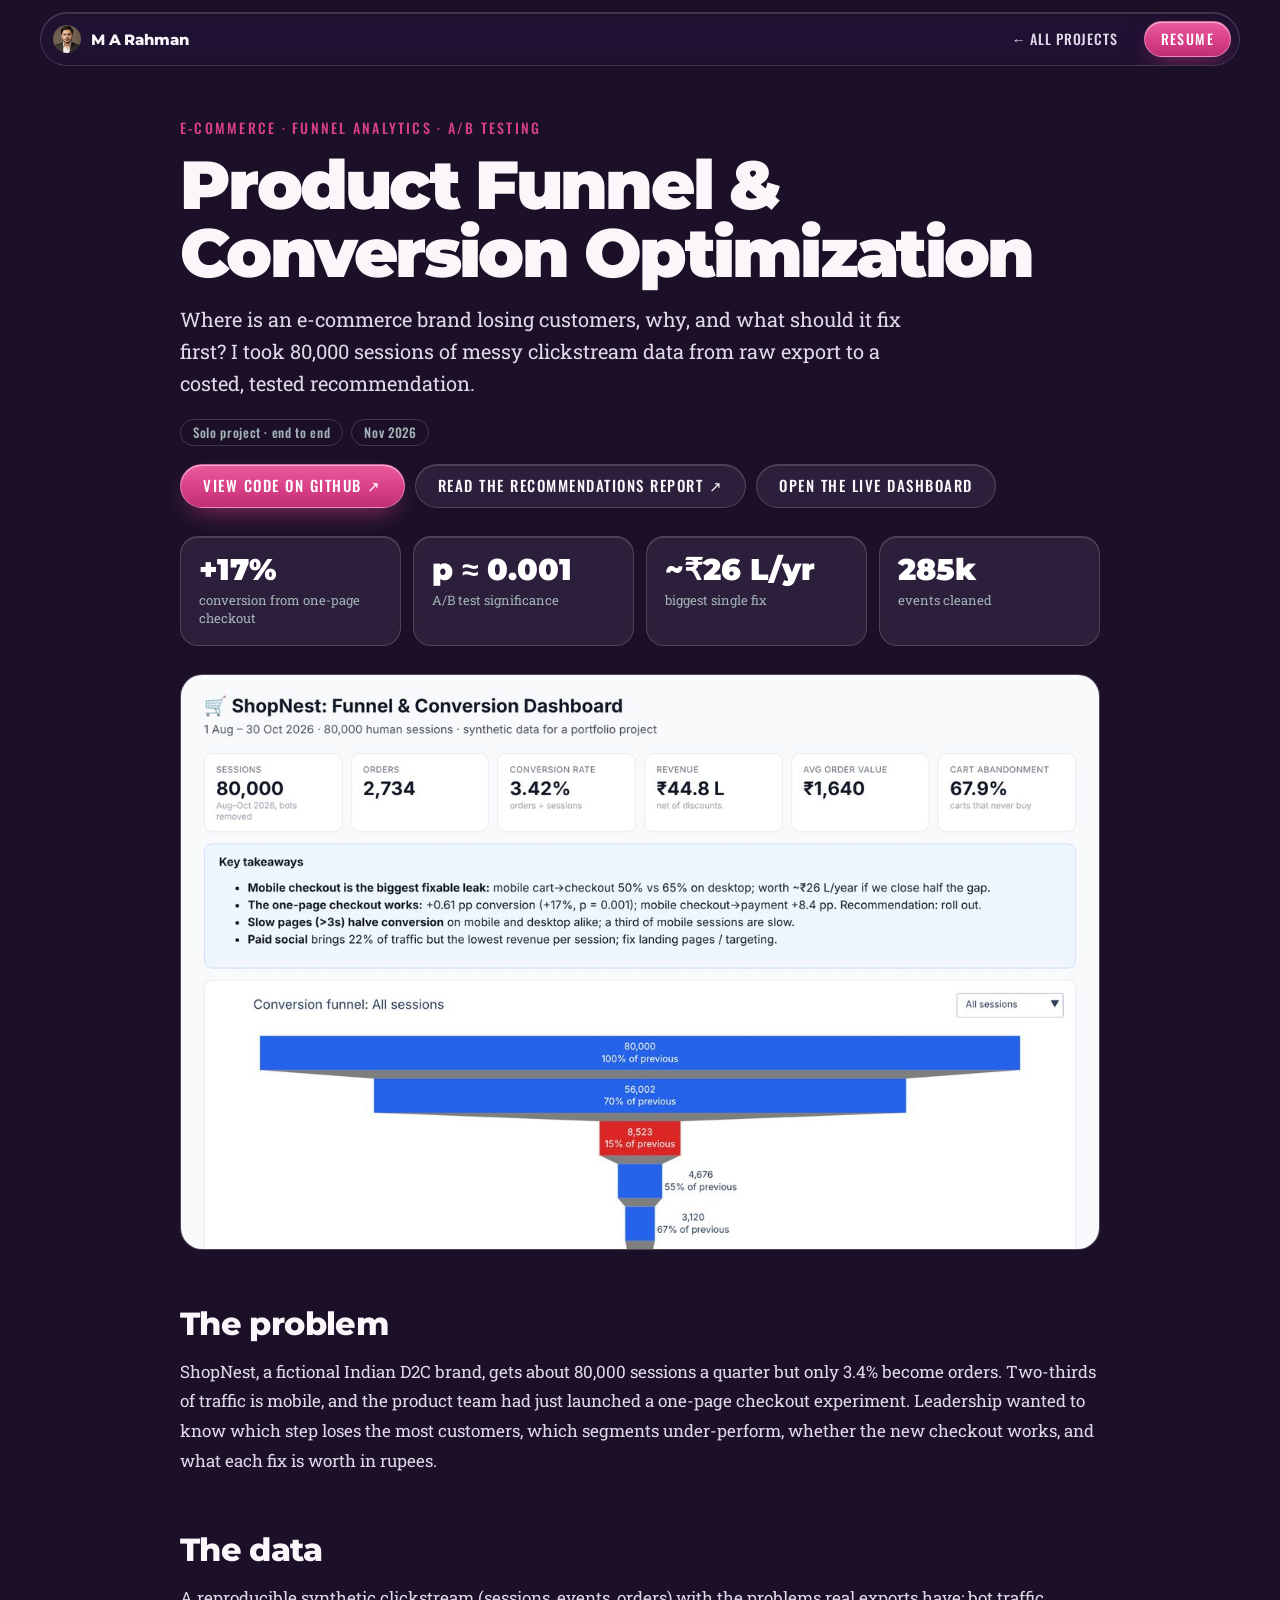
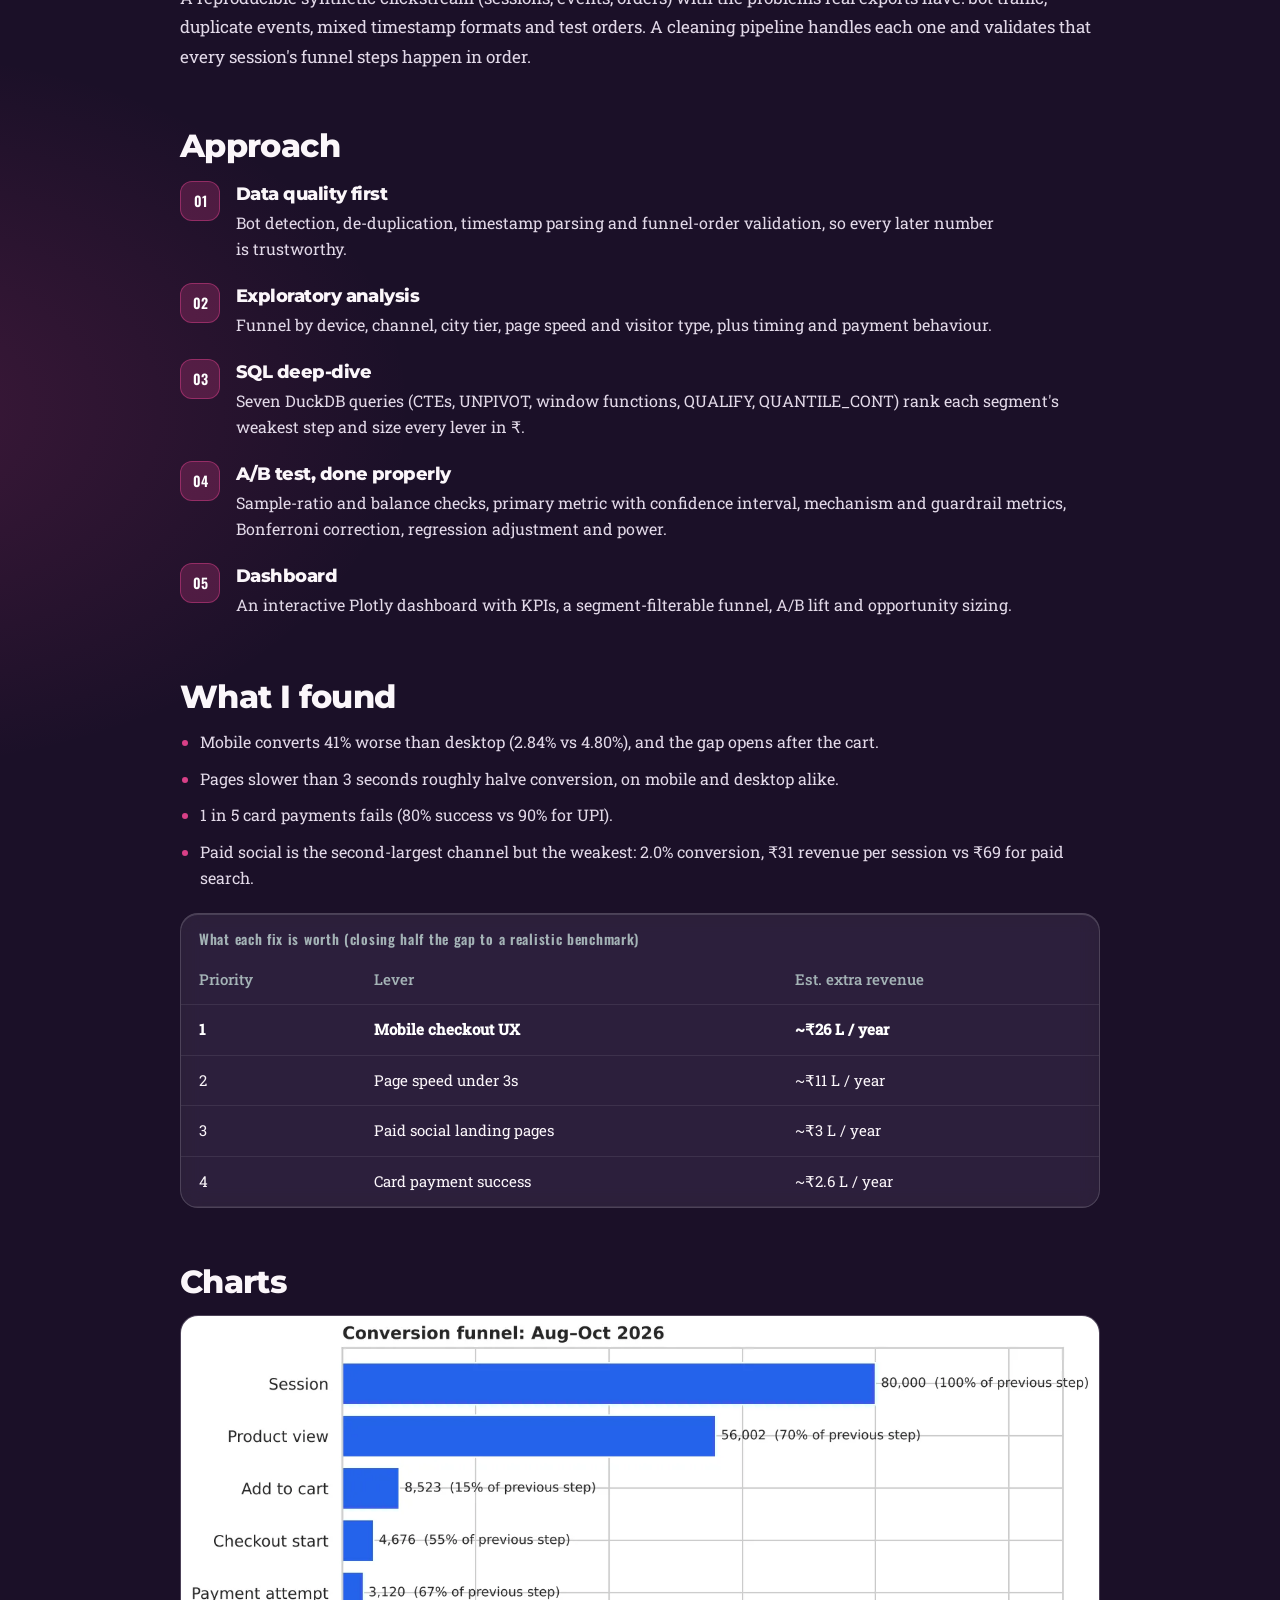
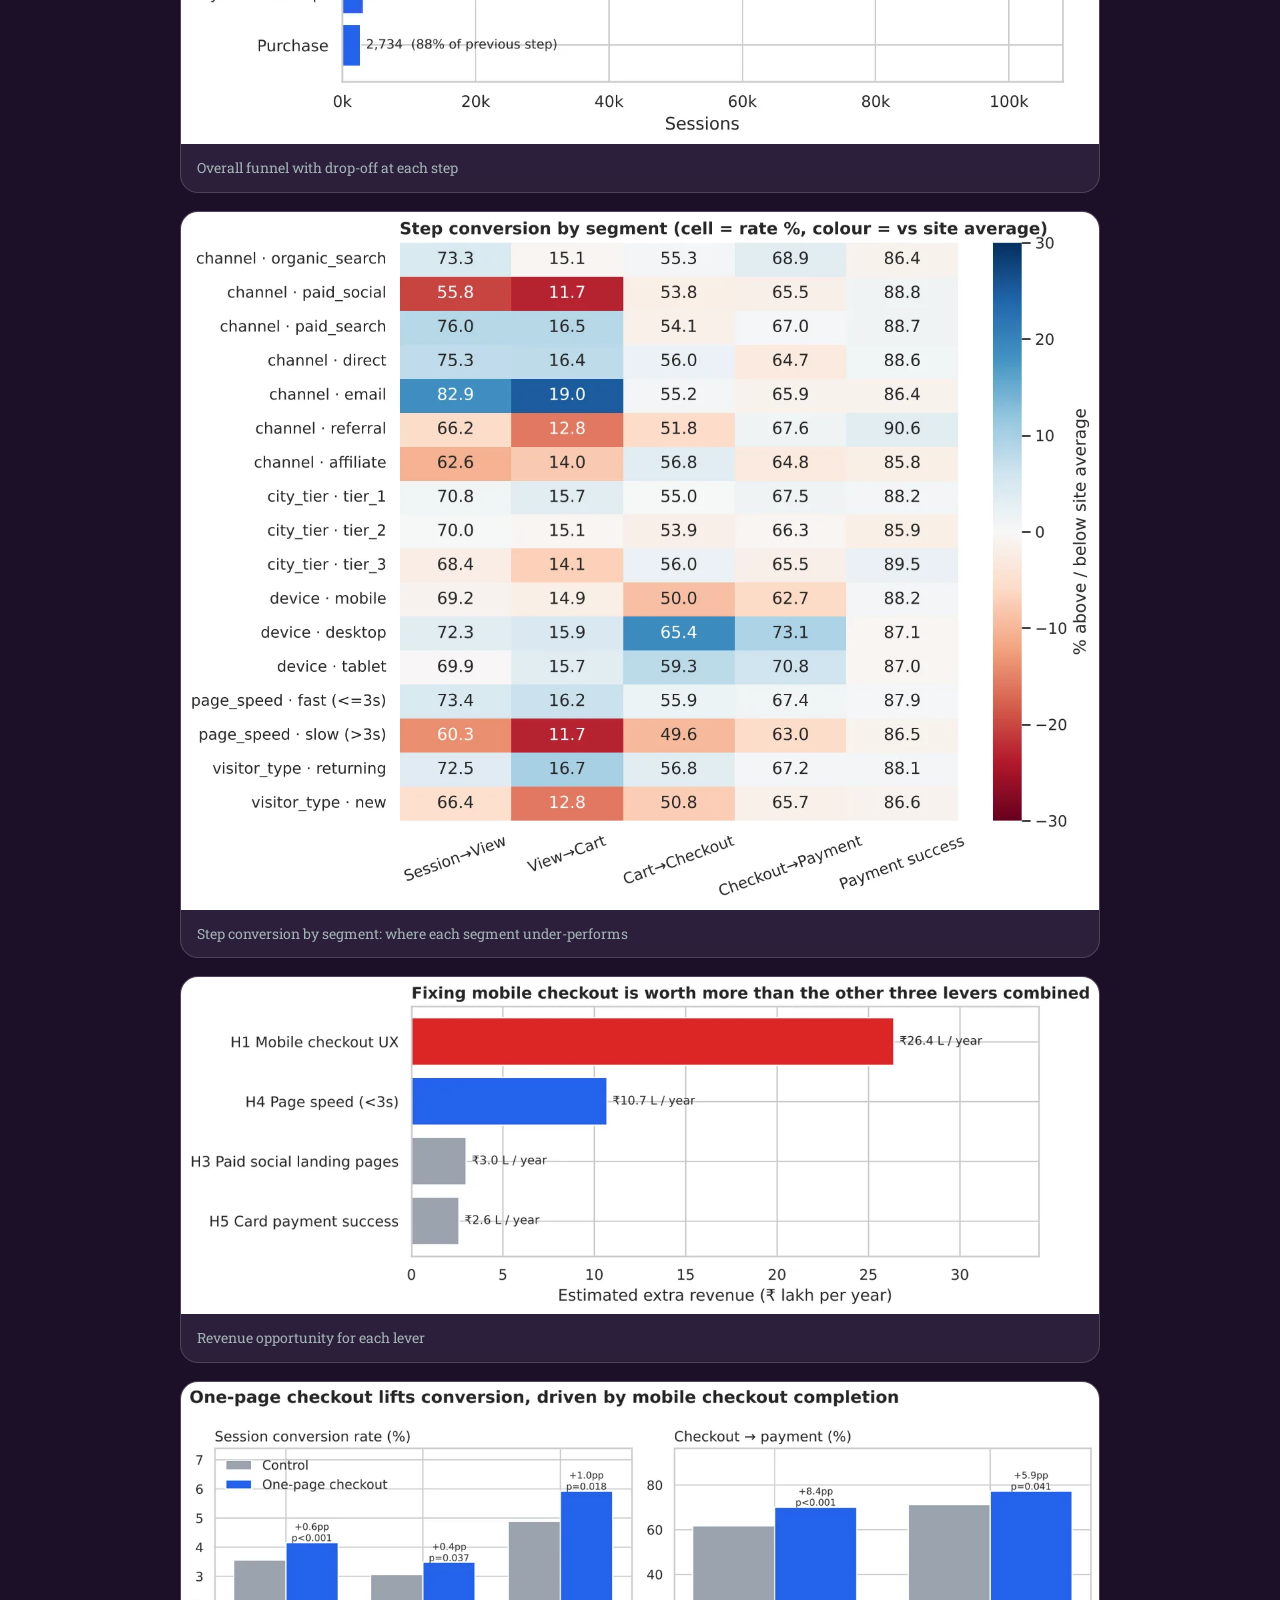
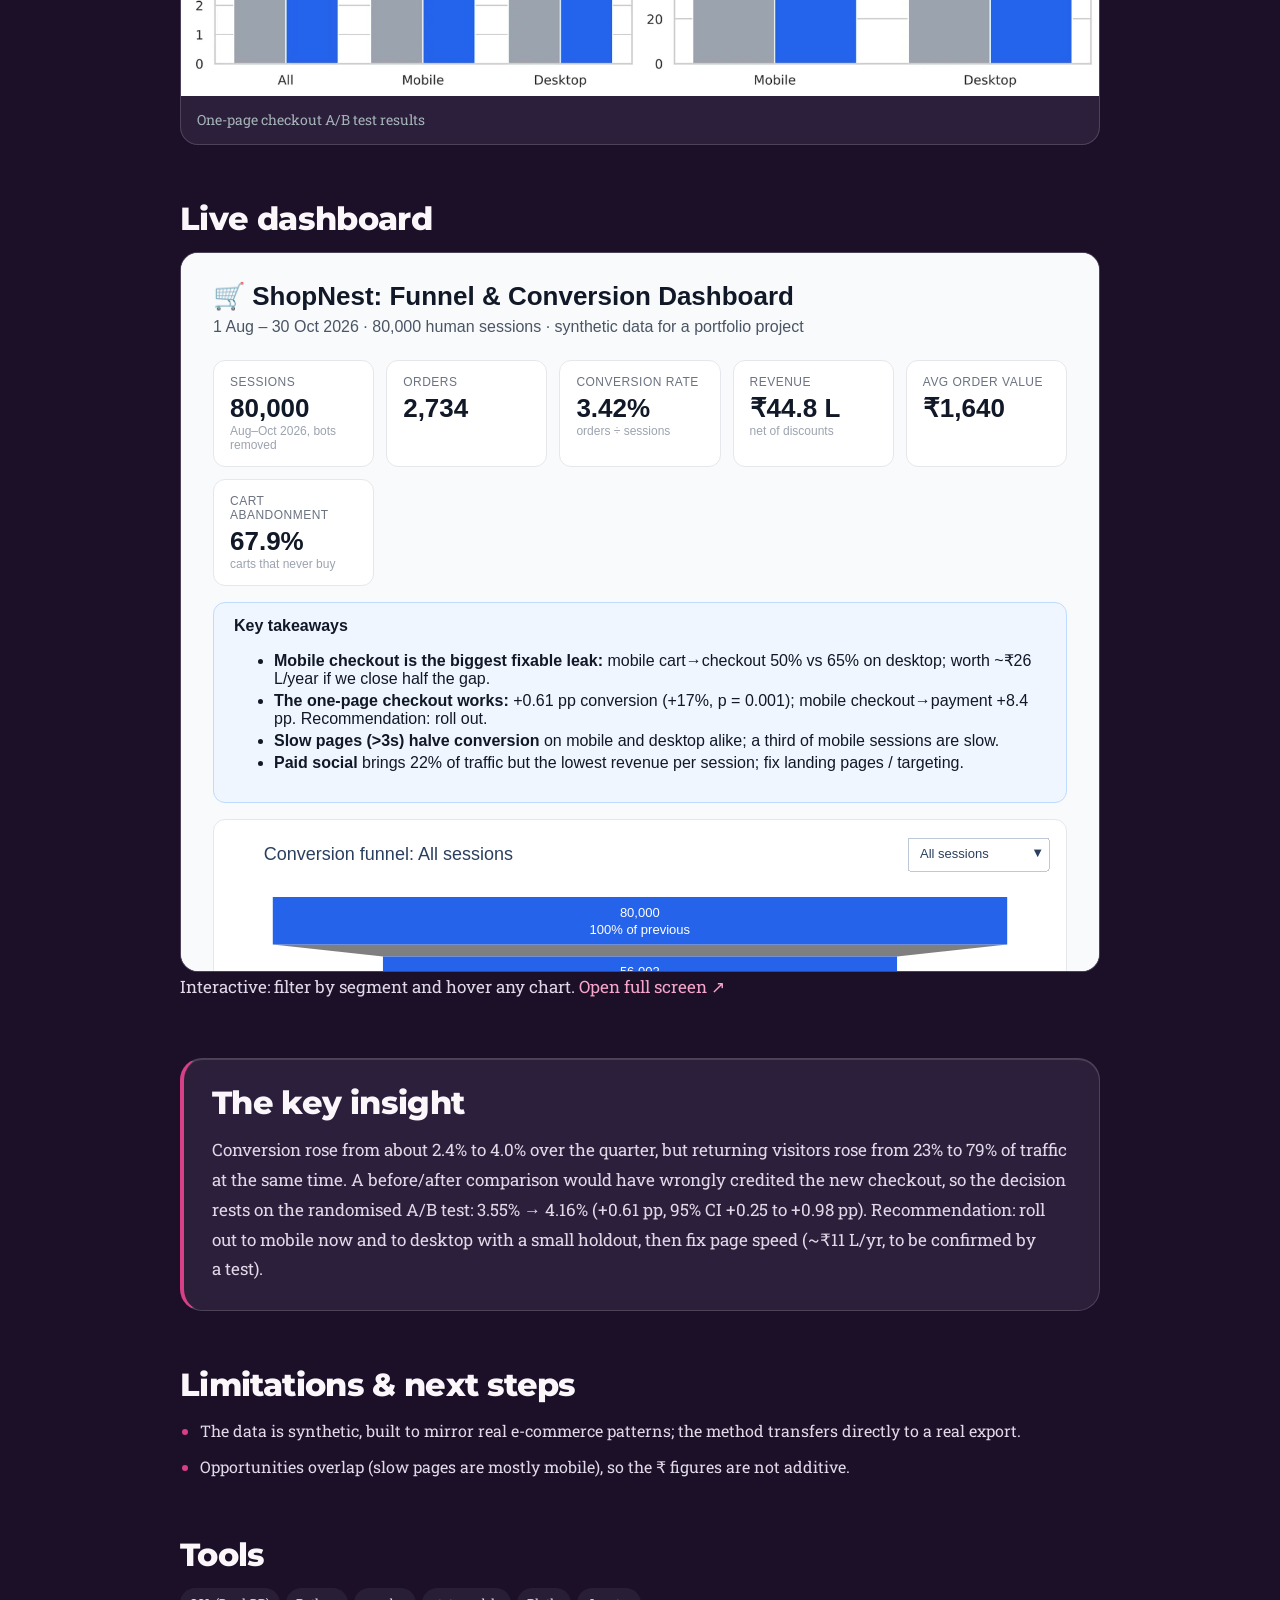
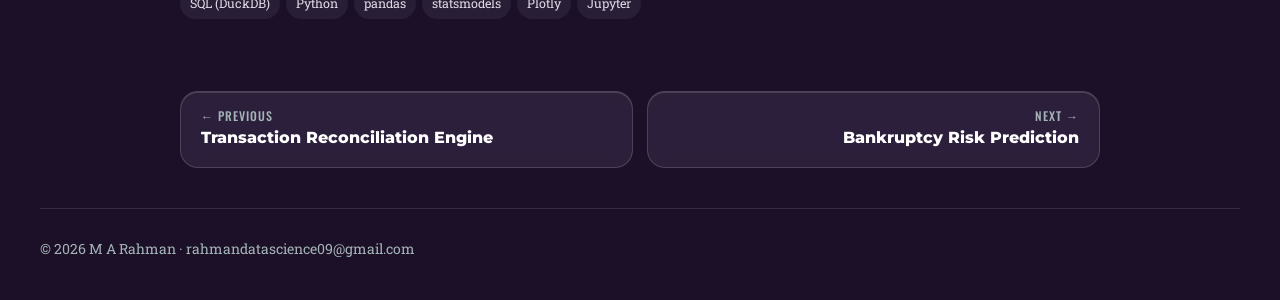
<file: work/product-funnel.html>
<!DOCTYPE html>
<html lang="en">
<head>
  <meta charset="utf-8">
  <meta name="viewport" content="width=device-width, initial-scale=1">
  <title>Product Funnel &amp; Conversion Optimization · M A Rahman</title>
  <meta name="description" content="Where is an e-commerce brand losing customers, why, and what should it fix first? I took 80,000 sessions of messy clickstream data from raw export to a costed, tested recommendation.">
  <meta property="og:title" content="Product Funnel &amp; Conversion Optimization · M A Rahman, Data Analyst">
  <meta property="og:description" content="Where is an e-commerce brand losing customers, why, and what should it fix first? I took 80,000 sessions of messy clickstream data from raw export to a costed, tested recommendation.">
  <meta property="og:image" content="https://rahman17309.github.io/assets/projects/funnel.jpg">
  <meta name="theme-color" content="#1b1028">
  <link rel="icon" href="../assets/profile.jpg">
  <link rel="stylesheet" href="../css/style.css?v=9">
  <link rel="stylesheet" href="../css/case.css?v=9">
</head>
<body class="case">
  <header class="nav case-nav" id="nav">
    <a class="nav__logo" href="../index.html#top"><img src="../assets/profile.jpg" alt="" width="32" height="32"><span>M A Rahman</span></a>
    <a class="case-back" href="../index.html#work">← All projects</a>
    <a class="btn btn--small btn--primary nav__cta" href="../assets/MA_Rahman_Data_Analyst_Resume.pdf" target="_blank" rel="noopener">Resume</a>
  </header>
  <main class="container case-main">
    <section class="case-hero">
      <p class="eyebrow">E-commerce · Funnel analytics · A/B testing</p>
      <h1>Product Funnel &amp; Conversion Optimization</h1>
      <p class="case-lead">Where is an e-commerce brand losing customers, why, and what should it fix first? I took 80,000 sessions of messy clickstream data from raw export to a costed, tested recommendation.</p>
      <p class="case-meta"><span>Solo project · end to end</span><span>Nov 2026</span></p>
      <div class="case-links"><a class="btn btn--primary" href="https://github.com/Rahman17309/product-funnel-conversion-analytics" target="_blank" rel="noopener">View code on GitHub ↗</a><a class="btn btn--glass" href="https://github.com/Rahman17309/product-funnel-conversion-analytics/blob/main/reports/recommendations.md" target="_blank" rel="noopener">Read the recommendations report ↗</a><a class="btn btn--glass" href="funnel-dashboard.html">Open the live dashboard</a></div>
      <ul class="case-kpis"><li class="glass"><b>+17%</b><span>conversion from one-page checkout</span></li><li class="glass"><b>p ≈ 0.001</b><span>A/B test significance</span></li><li class="glass"><b>~₹26 L/yr</b><span>biggest single fix</span></li><li class="glass"><b>285k</b><span>events cleaned</span></li></ul>
      <img class="case-cover glass" src="../assets/projects/funnel.jpg" alt="" width="1200" height="750">
    </section>
    <section class="case-sec"><h2>The problem</h2><p>ShopNest, a fictional Indian D2C brand, gets about 80,000 sessions a quarter but only 3.4% become orders. Two-thirds of traffic is mobile, and the product team had just launched a one-page checkout experiment. Leadership wanted to know which step loses the most customers, which segments under-perform, whether the new checkout works, and what each fix is worth in rupees.</p></section>
    <section class="case-sec"><h2>The data</h2><p>A reproducible synthetic clickstream (sessions, events, orders) with the problems real exports have: bot traffic, duplicate events, mixed timestamp formats and test orders. A cleaning pipeline handles each one and validates that every session&#x27;s funnel steps happen in order.</p></section>
    <section class="case-sec"><h2>Approach</h2><ol class="case-steps"><li><h3>Data quality first</h3><p>Bot detection, de-duplication, timestamp parsing and funnel-order validation, so every later number is trustworthy.</p></li><li><h3>Exploratory analysis</h3><p>Funnel by device, channel, city tier, page speed and visitor type, plus timing and payment behaviour.</p></li><li><h3>SQL deep-dive</h3><p>Seven DuckDB queries (CTEs, UNPIVOT, window functions, QUALIFY, QUANTILE_CONT) rank each segment&#x27;s weakest step and size every lever in ₹.</p></li><li><h3>A/B test, done properly</h3><p>Sample-ratio and balance checks, primary metric with confidence interval, mechanism and guardrail metrics, Bonferroni correction, regression adjustment and power.</p></li><li><h3>Dashboard</h3><p>An interactive Plotly dashboard with KPIs, a segment-filterable funnel, A/B lift and opportunity sizing.</p></li></ol></section>
    <section class="case-sec"><h2>What I found</h2><ul class="case-list"><li>Mobile converts 41% worse than desktop (2.84% vs 4.80%), and the gap opens after the cart.</li><li>Pages slower than 3 seconds roughly halve conversion, on mobile and desktop alike.</li><li>1 in 5 card payments fails (80% success vs 90% for UPI).</li><li>Paid social is the second-largest channel but the weakest: 2.0% conversion, ₹31 revenue per session vs ₹69 for paid search.</li></ul><div class="case-table glass"><table><caption>What each fix is worth (closing half the gap to a realistic benchmark)</caption><thead><tr><th>Priority</th><th>Lever</th><th>Est. extra revenue</th></tr></thead><tbody><tr><td>1</td><td>Mobile checkout UX</td><td>~₹26 L / year</td></tr><tr><td>2</td><td>Page speed under 3s</td><td>~₹11 L / year</td></tr><tr><td>3</td><td>Paid social landing pages</td><td>~₹3 L / year</td></tr><tr><td>4</td><td>Card payment success</td><td>~₹2.6 L / year</td></tr></tbody></table></div></section>
    <section class="case-sec"><h2>Charts</h2><div class="case-figs"><figure class="glass"><img src="../assets/cases/funnel/01_overall_funnel.webp" alt="Overall funnel with drop-off at each step" loading="lazy"><figcaption>Overall funnel with drop-off at each step</figcaption></figure><figure class="glass"><img src="../assets/cases/funnel/08_segment_heatmap.webp" alt="Step conversion by segment: where each segment under-performs" loading="lazy"><figcaption>Step conversion by segment: where each segment under-performs</figcaption></figure><figure class="glass"><img src="../assets/cases/funnel/10_opportunity_sizing.webp" alt="Revenue opportunity for each lever" loading="lazy"><figcaption>Revenue opportunity for each lever</figcaption></figure><figure class="glass"><img src="../assets/cases/funnel/11_ab_test_results.webp" alt="One-page checkout A/B test results" loading="lazy"><figcaption>One-page checkout A/B test results</figcaption></figure></div></section>
    <section class="case-sec"><h2>Live dashboard</h2><div class="case-embed glass"><iframe src="funnel-dashboard.html" title="Interactive dashboard" loading="lazy"></iframe></div><p class="case-note">Interactive: filter by segment and hover any chart. <a href="funnel-dashboard.html" target="_blank" rel="noopener">Open full screen ↗</a></p></section>
    <section class="case-sec case-insight glass"><h2>The key insight</h2><p>Conversion rose from about 2.4% to 4.0% over the quarter, but returning visitors rose from 23% to 79% of traffic at the same time. A before/after comparison would have wrongly credited the new checkout, so the decision rests on the randomised A/B test: 3.55% → 4.16% (+0.61 pp, 95% CI +0.25 to +0.98 pp). Recommendation: roll out to mobile now and to desktop with a small holdout, then fix page speed (~₹11 L/yr, to be confirmed by a test).</p></section>
    <section class="case-sec"><h2>Limitations &amp; next steps</h2><ul class="case-list"><li>The data is synthetic, built to mirror real e-commerce patterns; the method transfers directly to a real export.</li><li>Opportunities overlap (slow pages are mostly mobile), so the ₹ figures are not additive.</li></ul></section>
    <section class="case-sec"><h2>Tools</h2><ul class="tags"><li>SQL (DuckDB)</li><li>Python</li><li>pandas</li><li>statsmodels</li><li>Plotly</li><li>Jupyter</li></ul></section>
    <nav class="case-pager" aria-label="More projects">
      <a class="glass" href="reconciliation-engine.html"><span>← Previous</span>Transaction Reconciliation Engine</a>
      <a class="glass" href="bankruptcy-risk.html"><span>Next →</span>Bankruptcy Risk Prediction</a>
    </nav>
  </main>
  <footer class="footer container"><p>© 2026 M A Rahman · <a href="mailto:rahmandatascience09@gmail.com">rahmandatascience09@gmail.com</a></p></footer>
  <script data-goatcounter="https://rahman17309.goatcounter.com/count" async src="https://gc.zgo.at/count.js"></script>
</body>
</html>
</file>
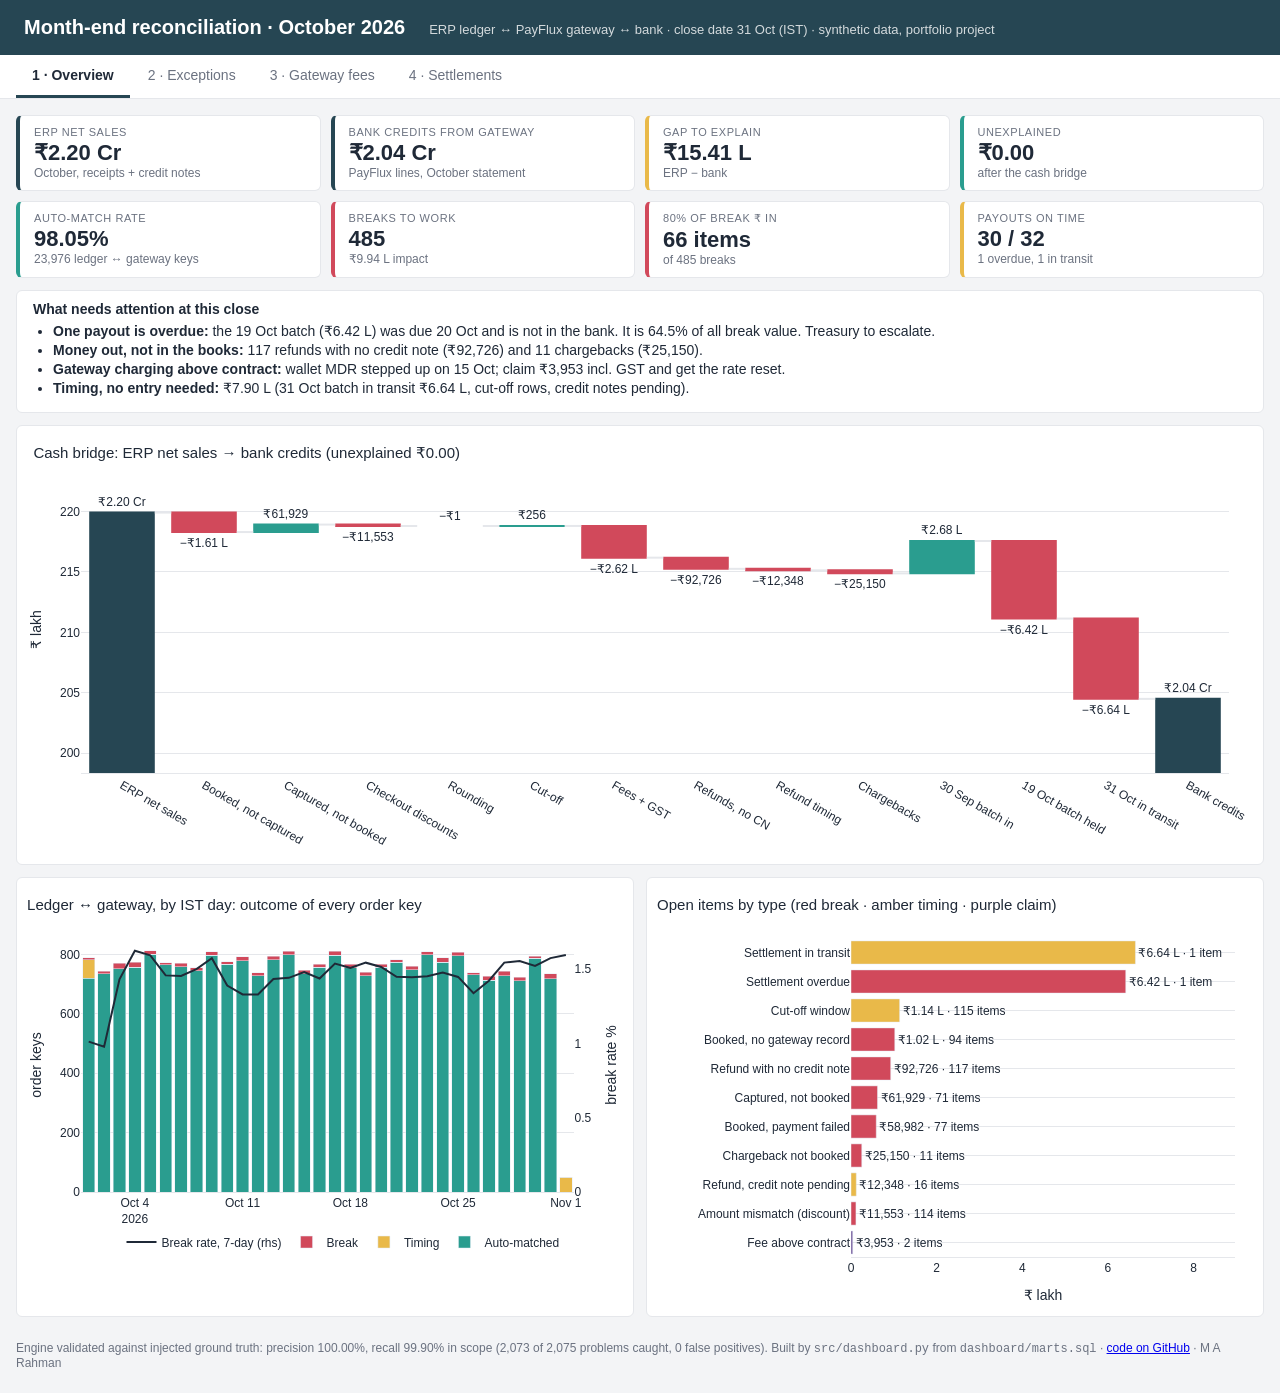
<file: work/recon-dashboard.html>
<!DOCTYPE html>
<html lang="en"><head><meta charset="utf-8"><meta name="viewport" content="width=device-width, initial-scale=1">
<title>Month-End Reconciliation Dashboard</title>
<script src="../vendor/plotly-2.35.2.min.js"></script>
<style>
:root{--ink:#1f2937;--muted:#6b7280;--line:#e5e7eb;--bg:#f3f4f6;--brand:#264653;--break:#d1495b;--ok:#2a9d8f;--amber:#e9b949;--claim:#6a4c93}
*{box-sizing:border-box} body{margin:0;background:var(--bg);font-family:"Segoe UI",Inter,Arial,sans-serif;color:var(--ink)}
.top{background:var(--brand);color:#fff;padding:16px 24px;display:flex;flex-wrap:wrap;gap:8px 24px;align-items:baseline}
.top h1{margin:0;font-size:20px;font-weight:600} .top span{opacity:.8;font-size:13px}
nav{display:flex;gap:2px;padding:0 16px;background:#fff;border-bottom:1px solid var(--line);overflow-x:auto}
nav button{border:0;background:none;padding:12px 16px;font:inherit;font-size:14px;color:var(--muted);cursor:pointer;border-bottom:3px solid transparent;white-space:nowrap}
nav button.on{color:var(--ink);border-bottom-color:var(--brand);font-weight:600}
.page{display:none;padding:16px;max-width:1400px;margin:0 auto} .page.on{display:block}
.cards{display:grid;grid-template-columns:repeat(4,1fr);gap:10px;margin-bottom:12px}
.card{background:#fff;border:1px solid var(--line);border-left:4px solid var(--brand);border-radius:6px;padding:10px 14px}
.card.bad{border-left-color:var(--break)} .card.ok{border-left-color:var(--ok)} .card.amb{border-left-color:var(--amber)} .card.cl{border-left-color:var(--claim)}
.k{font-size:11px;color:var(--muted);text-transform:uppercase;letter-spacing:.05em} .v{font-size:22px;font-weight:700;margin-top:2px} .s{font-size:12px;color:var(--muted)}
.grid{display:grid;grid-template-columns:1fr 1fr;gap:12px} .full{grid-column:1/-1}
.panel{background:#fff;border:1px solid var(--line);border-radius:6px;padding:4px;min-width:0}
.note{background:#fff;border:1px solid var(--line);border-radius:6px;padding:10px 16px;margin-bottom:12px;font-size:14px}
.note ul{margin:6px 0;padding-left:20px} .note li{margin:3px 0}
.slicers{display:flex;flex-wrap:wrap;gap:10px;background:#fff;border:1px solid var(--line);border-radius:6px;padding:10px 12px;margin-bottom:12px;align-items:end}
.slicers label{font-size:11px;color:var(--muted);text-transform:uppercase;letter-spacing:.05em;display:flex;flex-direction:column;gap:4px}
.slicers select,.slicers input{font:inherit;font-size:13px;padding:6px 8px;border:1px solid var(--line);border-radius:4px;min-width:150px;background:#fff}
.slicers button{font:inherit;font-size:13px;padding:7px 12px;border:1px solid var(--brand);background:var(--brand);color:#fff;border-radius:4px;cursor:pointer}
.slicers button.ghost{background:#fff;color:var(--brand)}
.tbl{overflow:auto;max-height:520px} table{border-collapse:collapse;width:100%;font-size:13px}
th,td{padding:6px 10px;border-bottom:1px solid var(--line);text-align:left;white-space:nowrap} th{position:sticky;top:0;background:#f9fafb;font-weight:600}
td.n,th.n{text-align:right;font-variant-numeric:tabular-nums}
.pill{display:inline-block;padding:1px 8px;border-radius:10px;font-size:11px;color:#fff} .pill.break{background:var(--break)} .pill.timing{background:var(--amber);color:#111} .pill.claim{background:var(--claim)}
footer{color:var(--muted);font-size:12px;padding:8px 16px 24px;max-width:1400px;margin:0 auto}
@media (max-width:900px){.grid{grid-template-columns:1fr}.cards{grid-template-columns:1fr 1fr}.top{padding:12px 16px}.page{padding:12px}}
</style></head><body>
<div class="top"><h1>Month-end reconciliation · October 2026</h1>
<span>ERP ledger ↔ PayFlux gateway ↔ bank · close date 31 Oct (IST) · synthetic data, portfolio project</span></div>
<nav><button data-p="p1" class="on">1 · Overview</button><button data-p="p2">2 · Exceptions</button>
<button data-p="p3">3 · Gateway fees</button><button data-p="p4">4 · Settlements</button></nav>
<section class="page on" id="p1">
<div class="cards">
 <div class="card "><div class="k">ERP net sales</div><div class="v">₹2.20 Cr</div><div class="s">October, receipts + credit notes</div></div>
 <div class="card "><div class="k">Bank credits from gateway</div><div class="v">₹2.04 Cr</div><div class="s">PayFlux lines, October statement</div></div>
 <div class="card amb"><div class="k">Gap to explain</div><div class="v">₹15.41 L</div><div class="s">ERP − bank</div></div>
 <div class="card ok"><div class="k">Unexplained</div><div class="v">₹0.00</div><div class="s">after the cash bridge</div></div>
 <div class="card ok"><div class="k">Auto-match rate</div><div class="v">98.05%</div><div class="s">23,976 ledger ↔ gateway keys</div></div>
 <div class="card bad"><div class="k">Breaks to work</div><div class="v">485</div><div class="s">₹9.94 L impact</div></div>
 <div class="card bad"><div class="k">80% of break ₹ in</div><div class="v">66 items</div><div class="s">of 485 breaks</div></div>
 <div class="card amb"><div class="k">Payouts on time</div><div class="v">30 / 32</div><div class="s">1 overdue, 1 in transit</div></div>
</div>
<div class="note"><b>What needs attention at this close</b><ul>
 <li><b>One payout is overdue:</b> the 19 Oct batch (₹6.42 L) was due 20 Oct and is not in the bank. It is 64.5% of all break value. Treasury to escalate.</li>
 <li><b>Money out, not in the books:</b> 117 refunds with no credit note (₹92,726) and 11 chargebacks (₹25,150).</li>
 <li><b>Gateway charging above contract:</b> wallet MDR stepped up on 15 Oct; claim ₹3,953 incl. GST and get the rate reset.</li>
 <li><b>Timing, no entry needed:</b> ₹7.90 L (31 Oct batch in transit ₹6.64 L, cut-off rows, credit notes pending).</li>
</ul></div>
<div class="grid">
 <div class="panel full"><div>                            <div id="ce45d158-3fd3-4298-8b61-dce2bba5455b" class="plotly-graph-div" style="height:430px; width:100%;"></div>            <script type="text/javascript">                                    window.PLOTLYENV=window.PLOTLYENV || {};                                    if (document.getElementById("ce45d158-3fd3-4298-8b61-dce2bba5455b")) {                    Plotly.newPlot(                        "ce45d158-3fd3-4298-8b61-dce2bba5455b",                        [{"cliponaxis":false,"connector":{"line":{"color":"#e5e7eb"}},"customdata":["ERP net sales, October (receipts + credit notes)","Booked but never captured (no record \u002f failed)","Captured but never booked","Checkout discounts not passed to ERP (amount mismatch)","Rounding within \u00b1\u20b91","Cut-off: unexported 1 Oct captures not in ERP; 31 Oct bookings captured 1 Nov","Gateway fees (MDR) and 18% GST on fees","Refunds netted by gateway with no ERP credit note","Credit-note vs refund differences and refund timing","Chargebacks netted from payouts, not booked","30 Sep batch credited on 1 Oct (September sales)","19 Oct batch held by gateway (overdue)","31 Oct batch in transit (due 2 Nov)","PayFlux credits in October bank statement"],"decreasing":{"marker":{"color":"#d1495b"}},"hovertemplate":"%{customdata}\u003cbr\u003e\u20b9%{y:.2f} L\u003cextra\u003e\u003c\u002fextra\u003e","increasing":{"marker":{"color":"#2a9d8f"}},"measure":["absolute","relative","relative","relative","relative","relative","relative","relative","relative","relative","relative","relative","relative","total"],"text":["\u20b92.20 Cr","\u2212\u20b91.61 L","\u20b961,929","\u2212\u20b911,553","\u2212\u20b91","\u20b9256","\u2212\u20b92.62 L","\u2212\u20b992,726","\u2212\u20b912,348","\u2212\u20b925,150","\u20b92.68 L","\u2212\u20b96.42 L","\u2212\u20b96.64 L","\u20b92.04 Cr"],"textposition":"outside","totals":{"marker":{"color":"#264653"}},"x":["ERP net sales","Booked, not captured","Captured, not booked","Checkout discounts","Rounding","Cut-off","Fees + GST","Refunds, no CN","Refund timing","Chargebacks","30 Sep batch in","19 Oct batch held","31 Oct in transit","Bank credits"],"y":[219.912315,-1.6125,0.61929,-0.11553,-1e-05,0.00256,-2.6223651,-0.927265,-0.123485,-0.2515,2.677726,-6.417416800000001,-6.643816,204.49800309999998],"type":"waterfall"}],                        {"template":{"data":{"histogram2dcontour":[{"type":"histogram2dcontour","colorbar":{"outlinewidth":0,"ticks":""},"colorscale":[[0.0,"#0d0887"],[0.1111111111111111,"#46039f"],[0.2222222222222222,"#7201a8"],[0.3333333333333333,"#9c179e"],[0.4444444444444444,"#bd3786"],[0.5555555555555556,"#d8576b"],[0.6666666666666666,"#ed7953"],[0.7777777777777778,"#fb9f3a"],[0.8888888888888888,"#fdca26"],[1.0,"#f0f921"]]}],"choropleth":[{"type":"choropleth","colorbar":{"outlinewidth":0,"ticks":""}}],"histogram2d":[{"type":"histogram2d","colorbar":{"outlinewidth":0,"ticks":""},"colorscale":[[0.0,"#0d0887"],[0.1111111111111111,"#46039f"],[0.2222222222222222,"#7201a8"],[0.3333333333333333,"#9c179e"],[0.4444444444444444,"#bd3786"],[0.5555555555555556,"#d8576b"],[0.6666666666666666,"#ed7953"],[0.7777777777777778,"#fb9f3a"],[0.8888888888888888,"#fdca26"],[1.0,"#f0f921"]]}],"heatmap":[{"type":"heatmap","colorbar":{"outlinewidth":0,"ticks":""},"colorscale":[[0.0,"#0d0887"],[0.1111111111111111,"#46039f"],[0.2222222222222222,"#7201a8"],[0.3333333333333333,"#9c179e"],[0.4444444444444444,"#bd3786"],[0.5555555555555556,"#d8576b"],[0.6666666666666666,"#ed7953"],[0.7777777777777778,"#fb9f3a"],[0.8888888888888888,"#fdca26"],[1.0,"#f0f921"]]}],"heatmapgl":[{"type":"heatmapgl","colorbar":{"outlinewidth":0,"ticks":""},"colorscale":[[0.0,"#0d0887"],[0.1111111111111111,"#46039f"],[0.2222222222222222,"#7201a8"],[0.3333333333333333,"#9c179e"],[0.4444444444444444,"#bd3786"],[0.5555555555555556,"#d8576b"],[0.6666666666666666,"#ed7953"],[0.7777777777777778,"#fb9f3a"],[0.8888888888888888,"#fdca26"],[1.0,"#f0f921"]]}],"contourcarpet":[{"type":"contourcarpet","colorbar":{"outlinewidth":0,"ticks":""}}],"contour":[{"type":"contour","colorbar":{"outlinewidth":0,"ticks":""},"colorscale":[[0.0,"#0d0887"],[0.1111111111111111,"#46039f"],[0.2222222222222222,"#7201a8"],[0.3333333333333333,"#9c179e"],[0.4444444444444444,"#bd3786"],[0.5555555555555556,"#d8576b"],[0.6666666666666666,"#ed7953"],[0.7777777777777778,"#fb9f3a"],[0.8888888888888888,"#fdca26"],[1.0,"#f0f921"]]}],"surface":[{"type":"surface","colorbar":{"outlinewidth":0,"ticks":""},"colorscale":[[0.0,"#0d0887"],[0.1111111111111111,"#46039f"],[0.2222222222222222,"#7201a8"],[0.3333333333333333,"#9c179e"],[0.4444444444444444,"#bd3786"],[0.5555555555555556,"#d8576b"],[0.6666666666666666,"#ed7953"],[0.7777777777777778,"#fb9f3a"],[0.8888888888888888,"#fdca26"],[1.0,"#f0f921"]]}],"mesh3d":[{"type":"mesh3d","colorbar":{"outlinewidth":0,"ticks":""}}],"scatter":[{"fillpattern":{"fillmode":"overlay","size":10,"solidity":0.2},"type":"scatter"}],"parcoords":[{"type":"parcoords","line":{"colorbar":{"outlinewidth":0,"ticks":""}}}],"scatterpolargl":[{"type":"scatterpolargl","marker":{"colorbar":{"outlinewidth":0,"ticks":""}}}],"bar":[{"error_x":{"color":"#2a3f5f"},"error_y":{"color":"#2a3f5f"},"marker":{"line":{"color":"#E5ECF6","width":0.5},"pattern":{"fillmode":"overlay","size":10,"solidity":0.2}},"type":"bar"}],"scattergeo":[{"type":"scattergeo","marker":{"colorbar":{"outlinewidth":0,"ticks":""}}}],"scatterpolar":[{"type":"scatterpolar","marker":{"colorbar":{"outlinewidth":0,"ticks":""}}}],"histogram":[{"marker":{"pattern":{"fillmode":"overlay","size":10,"solidity":0.2}},"type":"histogram"}],"scattergl":[{"type":"scattergl","marker":{"colorbar":{"outlinewidth":0,"ticks":""}}}],"scatter3d":[{"type":"scatter3d","line":{"colorbar":{"outlinewidth":0,"ticks":""}},"marker":{"colorbar":{"outlinewidth":0,"ticks":""}}}],"scattermapbox":[{"type":"scattermapbox","marker":{"colorbar":{"outlinewidth":0,"ticks":""}}}],"scatterternary":[{"type":"scatterternary","marker":{"colorbar":{"outlinewidth":0,"ticks":""}}}],"scattercarpet":[{"type":"scattercarpet","marker":{"colorbar":{"outlinewidth":0,"ticks":""}}}],"carpet":[{"aaxis":{"endlinecolor":"#2a3f5f","gridcolor":"white","linecolor":"white","minorgridcolor":"white","startlinecolor":"#2a3f5f"},"baxis":{"endlinecolor":"#2a3f5f","gridcolor":"white","linecolor":"white","minorgridcolor":"white","startlinecolor":"#2a3f5f"},"type":"carpet"}],"table":[{"cells":{"fill":{"color":"#EBF0F8"},"line":{"color":"white"}},"header":{"fill":{"color":"#C8D4E3"},"line":{"color":"white"}},"type":"table"}],"barpolar":[{"marker":{"line":{"color":"#E5ECF6","width":0.5},"pattern":{"fillmode":"overlay","size":10,"solidity":0.2}},"type":"barpolar"}],"pie":[{"automargin":true,"type":"pie"}]},"layout":{"autotypenumbers":"strict","colorway":["#636efa","#EF553B","#00cc96","#ab63fa","#FFA15A","#19d3f3","#FF6692","#B6E880","#FF97FF","#FECB52"],"font":{"color":"#2a3f5f"},"hovermode":"closest","hoverlabel":{"align":"left"},"paper_bgcolor":"white","plot_bgcolor":"#E5ECF6","polar":{"bgcolor":"#E5ECF6","angularaxis":{"gridcolor":"white","linecolor":"white","ticks":""},"radialaxis":{"gridcolor":"white","linecolor":"white","ticks":""}},"ternary":{"bgcolor":"#E5ECF6","aaxis":{"gridcolor":"white","linecolor":"white","ticks":""},"baxis":{"gridcolor":"white","linecolor":"white","ticks":""},"caxis":{"gridcolor":"white","linecolor":"white","ticks":""}},"coloraxis":{"colorbar":{"outlinewidth":0,"ticks":""}},"colorscale":{"sequential":[[0.0,"#0d0887"],[0.1111111111111111,"#46039f"],[0.2222222222222222,"#7201a8"],[0.3333333333333333,"#9c179e"],[0.4444444444444444,"#bd3786"],[0.5555555555555556,"#d8576b"],[0.6666666666666666,"#ed7953"],[0.7777777777777778,"#fb9f3a"],[0.8888888888888888,"#fdca26"],[1.0,"#f0f921"]],"sequentialminus":[[0.0,"#0d0887"],[0.1111111111111111,"#46039f"],[0.2222222222222222,"#7201a8"],[0.3333333333333333,"#9c179e"],[0.4444444444444444,"#bd3786"],[0.5555555555555556,"#d8576b"],[0.6666666666666666,"#ed7953"],[0.7777777777777778,"#fb9f3a"],[0.8888888888888888,"#fdca26"],[1.0,"#f0f921"]],"diverging":[[0,"#8e0152"],[0.1,"#c51b7d"],[0.2,"#de77ae"],[0.3,"#f1b6da"],[0.4,"#fde0ef"],[0.5,"#f7f7f7"],[0.6,"#e6f5d0"],[0.7,"#b8e186"],[0.8,"#7fbc41"],[0.9,"#4d9221"],[1,"#276419"]]},"xaxis":{"gridcolor":"white","linecolor":"white","ticks":"","title":{"standoff":15},"zerolinecolor":"white","automargin":true,"zerolinewidth":2},"yaxis":{"gridcolor":"white","linecolor":"white","ticks":"","title":{"standoff":15},"zerolinecolor":"white","automargin":true,"zerolinewidth":2},"scene":{"xaxis":{"backgroundcolor":"#E5ECF6","gridcolor":"white","linecolor":"white","showbackground":true,"ticks":"","zerolinecolor":"white","gridwidth":2},"yaxis":{"backgroundcolor":"#E5ECF6","gridcolor":"white","linecolor":"white","showbackground":true,"ticks":"","zerolinecolor":"white","gridwidth":2},"zaxis":{"backgroundcolor":"#E5ECF6","gridcolor":"white","linecolor":"white","showbackground":true,"ticks":"","zerolinecolor":"white","gridwidth":2}},"shapedefaults":{"line":{"color":"#2a3f5f"}},"annotationdefaults":{"arrowcolor":"#2a3f5f","arrowhead":0,"arrowwidth":1},"geo":{"bgcolor":"white","landcolor":"#E5ECF6","subunitcolor":"white","showland":true,"showlakes":true,"lakecolor":"white"},"title":{"x":0.05},"mapbox":{"style":"light"}}},"yaxis":{"range":[198.36306300699997,222.11143815],"title":{"text":"\u20b9 lakh"},"gridcolor":"#e5e7eb","zeroline":false},"title":{"font":{"size":15,"color":"#1f2937"},"text":"Cash bridge: ERP net sales \u2192 bank credits (unexplained \u20b90.00)","x":0.01},"font":{"family":"Segoe UI, Inter, Arial","size":12,"color":"#1f2937"},"legend":{"orientation":"h","y":1.02,"yanchor":"bottom","x":1,"xanchor":"right"},"hoverlabel":{"bgcolor":"white"},"margin":{"l":60,"r":24,"t":56,"b":48},"height":430,"paper_bgcolor":"white","plot_bgcolor":"white","showlegend":false,"xaxis":{"showgrid":false,"linecolor":"#e5e7eb"}},                        {"displaylogo": false, "responsive": true}                    )                };                            </script>        </div></div>
 <div class="panel"><div>                            <div id="c80aa4fa-7cf2-4165-b784-1eba82655c14" class="plotly-graph-div" style="height:400px; width:100%;"></div>            <script type="text/javascript">                                    window.PLOTLYENV=window.PLOTLYENV || {};                                    if (document.getElementById("c80aa4fa-7cf2-4165-b784-1eba82655c14")) {                    Plotly.newPlot(                        "c80aa4fa-7cf2-4165-b784-1eba82655c14",                        [{"hovertemplate":"Auto-matched: %{y:,} keys\u003cextra\u003e\u003c\u002fextra\u003e","marker":{"color":"#2a9d8f"},"name":"Auto-matched","x":["2026-10-01T00:00:00","2026-10-02T00:00:00","2026-10-03T00:00:00","2026-10-04T00:00:00","2026-10-05T00:00:00","2026-10-06T00:00:00","2026-10-07T00:00:00","2026-10-08T00:00:00","2026-10-09T00:00:00","2026-10-10T00:00:00","2026-10-11T00:00:00","2026-10-12T00:00:00","2026-10-13T00:00:00","2026-10-14T00:00:00","2026-10-15T00:00:00","2026-10-16T00:00:00","2026-10-17T00:00:00","2026-10-18T00:00:00","2026-10-19T00:00:00","2026-10-20T00:00:00","2026-10-21T00:00:00","2026-10-22T00:00:00","2026-10-23T00:00:00","2026-10-24T00:00:00","2026-10-25T00:00:00","2026-10-26T00:00:00","2026-10-27T00:00:00","2026-10-28T00:00:00","2026-10-29T00:00:00","2026-10-30T00:00:00","2026-10-31T00:00:00","2026-11-01T00:00:00"],"y":[720,736,753,757,801,766,759,746,798,767,779,728,783,800,735,758,797,756,728,757,774,749,799,774,796,732,713,729,712,787,719,0],"type":"bar"},{"hovertemplate":"Timing: %{y:,} keys\u003cextra\u003e\u003c\u002fextra\u003e","marker":{"color":"#e9b949"},"name":"Timing","x":["2026-10-01T00:00:00","2026-10-02T00:00:00","2026-10-03T00:00:00","2026-10-04T00:00:00","2026-10-05T00:00:00","2026-10-06T00:00:00","2026-10-07T00:00:00","2026-10-08T00:00:00","2026-10-09T00:00:00","2026-10-10T00:00:00","2026-10-11T00:00:00","2026-10-12T00:00:00","2026-10-13T00:00:00","2026-10-14T00:00:00","2026-10-15T00:00:00","2026-10-16T00:00:00","2026-10-17T00:00:00","2026-10-18T00:00:00","2026-10-19T00:00:00","2026-10-20T00:00:00","2026-10-21T00:00:00","2026-10-22T00:00:00","2026-10-23T00:00:00","2026-10-24T00:00:00","2026-10-25T00:00:00","2026-10-26T00:00:00","2026-10-27T00:00:00","2026-10-28T00:00:00","2026-10-29T00:00:00","2026-10-30T00:00:00","2026-10-31T00:00:00","2026-11-01T00:00:00"],"y":[62,0,0,0,0,0,0,0,0,0,0,0,0,0,0,0,0,0,0,0,0,0,0,0,0,0,0,0,0,0,0,50],"type":"bar"},{"hovertemplate":"Break: %{y:,} keys\u003cextra\u003e\u003c\u002fextra\u003e","marker":{"color":"#d1495b"},"name":"Break","x":["2026-10-01T00:00:00","2026-10-02T00:00:00","2026-10-03T00:00:00","2026-10-04T00:00:00","2026-10-05T00:00:00","2026-10-06T00:00:00","2026-10-07T00:00:00","2026-10-08T00:00:00","2026-10-09T00:00:00","2026-10-10T00:00:00","2026-10-11T00:00:00","2026-10-12T00:00:00","2026-10-13T00:00:00","2026-10-14T00:00:00","2026-10-15T00:00:00","2026-10-16T00:00:00","2026-10-17T00:00:00","2026-10-18T00:00:00","2026-10-19T00:00:00","2026-10-20T00:00:00","2026-10-21T00:00:00","2026-10-22T00:00:00","2026-10-23T00:00:00","2026-10-24T00:00:00","2026-10-25T00:00:00","2026-10-26T00:00:00","2026-10-27T00:00:00","2026-10-28T00:00:00","2026-10-29T00:00:00","2026-10-30T00:00:00","2026-10-31T00:00:00","2026-11-01T00:00:00"],"y":[8,7,18,17,12,6,11,10,12,8,14,11,12,12,12,9,14,12,13,10,8,12,10,15,11,7,14,14,12,8,17,0],"type":"bar"},{"hovertemplate":"%{y:.2f}%\u003cextra\u003e7-day break rate\u003c\u002fextra\u003e","line":{"color":"#1f2937","width":2},"mode":"lines","name":"Break rate, 7-day (rhs)","x":["2026-10-01T00:00:00","2026-10-02T00:00:00","2026-10-03T00:00:00","2026-10-04T00:00:00","2026-10-05T00:00:00","2026-10-06T00:00:00","2026-10-07T00:00:00","2026-10-08T00:00:00","2026-10-09T00:00:00","2026-10-10T00:00:00","2026-10-11T00:00:00","2026-10-12T00:00:00","2026-10-13T00:00:00","2026-10-14T00:00:00","2026-10-15T00:00:00","2026-10-16T00:00:00","2026-10-17T00:00:00","2026-10-18T00:00:00","2026-10-19T00:00:00","2026-10-20T00:00:00","2026-10-21T00:00:00","2026-10-22T00:00:00","2026-10-23T00:00:00","2026-10-24T00:00:00","2026-10-25T00:00:00","2026-10-26T00:00:00","2026-10-27T00:00:00","2026-10-28T00:00:00","2026-10-29T00:00:00","2026-10-30T00:00:00","2026-10-31T00:00:00","2026-11-01T00:00:00"],"y":[1.0126582278481013,0.9784735812133072,1.4322916666666665,1.6244314489928524,1.5934207144692882,1.458288655372078,1.4540769372354132,1.5002778292276346,1.5733626051957557,1.3893967093235833,1.3299325924576424,1.3296398891966759,1.4343508642883414,1.4416058394160582,1.480533723268141,1.4369933677229183,1.5373352855051245,1.5076300790586505,1.5438338540709429,1.514871605394421,1.4490061304105517,1.4452473596442468,1.4524728810443097,1.4768321949418497,1.4479472140762462,1.3384671800513386,1.4222386405615073,1.544186046511628,1.554889471712252,1.521412471825695,1.5746537658888258,1.595037660611431],"type":"scatter","xaxis":"x","yaxis":"y2"}],                        {"template":{"data":{"histogram2dcontour":[{"type":"histogram2dcontour","colorbar":{"outlinewidth":0,"ticks":""},"colorscale":[[0.0,"#0d0887"],[0.1111111111111111,"#46039f"],[0.2222222222222222,"#7201a8"],[0.3333333333333333,"#9c179e"],[0.4444444444444444,"#bd3786"],[0.5555555555555556,"#d8576b"],[0.6666666666666666,"#ed7953"],[0.7777777777777778,"#fb9f3a"],[0.8888888888888888,"#fdca26"],[1.0,"#f0f921"]]}],"choropleth":[{"type":"choropleth","colorbar":{"outlinewidth":0,"ticks":""}}],"histogram2d":[{"type":"histogram2d","colorbar":{"outlinewidth":0,"ticks":""},"colorscale":[[0.0,"#0d0887"],[0.1111111111111111,"#46039f"],[0.2222222222222222,"#7201a8"],[0.3333333333333333,"#9c179e"],[0.4444444444444444,"#bd3786"],[0.5555555555555556,"#d8576b"],[0.6666666666666666,"#ed7953"],[0.7777777777777778,"#fb9f3a"],[0.8888888888888888,"#fdca26"],[1.0,"#f0f921"]]}],"heatmap":[{"type":"heatmap","colorbar":{"outlinewidth":0,"ticks":""},"colorscale":[[0.0,"#0d0887"],[0.1111111111111111,"#46039f"],[0.2222222222222222,"#7201a8"],[0.3333333333333333,"#9c179e"],[0.4444444444444444,"#bd3786"],[0.5555555555555556,"#d8576b"],[0.6666666666666666,"#ed7953"],[0.7777777777777778,"#fb9f3a"],[0.8888888888888888,"#fdca26"],[1.0,"#f0f921"]]}],"heatmapgl":[{"type":"heatmapgl","colorbar":{"outlinewidth":0,"ticks":""},"colorscale":[[0.0,"#0d0887"],[0.1111111111111111,"#46039f"],[0.2222222222222222,"#7201a8"],[0.3333333333333333,"#9c179e"],[0.4444444444444444,"#bd3786"],[0.5555555555555556,"#d8576b"],[0.6666666666666666,"#ed7953"],[0.7777777777777778,"#fb9f3a"],[0.8888888888888888,"#fdca26"],[1.0,"#f0f921"]]}],"contourcarpet":[{"type":"contourcarpet","colorbar":{"outlinewidth":0,"ticks":""}}],"contour":[{"type":"contour","colorbar":{"outlinewidth":0,"ticks":""},"colorscale":[[0.0,"#0d0887"],[0.1111111111111111,"#46039f"],[0.2222222222222222,"#7201a8"],[0.3333333333333333,"#9c179e"],[0.4444444444444444,"#bd3786"],[0.5555555555555556,"#d8576b"],[0.6666666666666666,"#ed7953"],[0.7777777777777778,"#fb9f3a"],[0.8888888888888888,"#fdca26"],[1.0,"#f0f921"]]}],"surface":[{"type":"surface","colorbar":{"outlinewidth":0,"ticks":""},"colorscale":[[0.0,"#0d0887"],[0.1111111111111111,"#46039f"],[0.2222222222222222,"#7201a8"],[0.3333333333333333,"#9c179e"],[0.4444444444444444,"#bd3786"],[0.5555555555555556,"#d8576b"],[0.6666666666666666,"#ed7953"],[0.7777777777777778,"#fb9f3a"],[0.8888888888888888,"#fdca26"],[1.0,"#f0f921"]]}],"mesh3d":[{"type":"mesh3d","colorbar":{"outlinewidth":0,"ticks":""}}],"scatter":[{"fillpattern":{"fillmode":"overlay","size":10,"solidity":0.2},"type":"scatter"}],"parcoords":[{"type":"parcoords","line":{"colorbar":{"outlinewidth":0,"ticks":""}}}],"scatterpolargl":[{"type":"scatterpolargl","marker":{"colorbar":{"outlinewidth":0,"ticks":""}}}],"bar":[{"error_x":{"color":"#2a3f5f"},"error_y":{"color":"#2a3f5f"},"marker":{"line":{"color":"#E5ECF6","width":0.5},"pattern":{"fillmode":"overlay","size":10,"solidity":0.2}},"type":"bar"}],"scattergeo":[{"type":"scattergeo","marker":{"colorbar":{"outlinewidth":0,"ticks":""}}}],"scatterpolar":[{"type":"scatterpolar","marker":{"colorbar":{"outlinewidth":0,"ticks":""}}}],"histogram":[{"marker":{"pattern":{"fillmode":"overlay","size":10,"solidity":0.2}},"type":"histogram"}],"scattergl":[{"type":"scattergl","marker":{"colorbar":{"outlinewidth":0,"ticks":""}}}],"scatter3d":[{"type":"scatter3d","line":{"colorbar":{"outlinewidth":0,"ticks":""}},"marker":{"colorbar":{"outlinewidth":0,"ticks":""}}}],"scattermapbox":[{"type":"scattermapbox","marker":{"colorbar":{"outlinewidth":0,"ticks":""}}}],"scatterternary":[{"type":"scatterternary","marker":{"colorbar":{"outlinewidth":0,"ticks":""}}}],"scattercarpet":[{"type":"scattercarpet","marker":{"colorbar":{"outlinewidth":0,"ticks":""}}}],"carpet":[{"aaxis":{"endlinecolor":"#2a3f5f","gridcolor":"white","linecolor":"white","minorgridcolor":"white","startlinecolor":"#2a3f5f"},"baxis":{"endlinecolor":"#2a3f5f","gridcolor":"white","linecolor":"white","minorgridcolor":"white","startlinecolor":"#2a3f5f"},"type":"carpet"}],"table":[{"cells":{"fill":{"color":"#EBF0F8"},"line":{"color":"white"}},"header":{"fill":{"color":"#C8D4E3"},"line":{"color":"white"}},"type":"table"}],"barpolar":[{"marker":{"line":{"color":"#E5ECF6","width":0.5},"pattern":{"fillmode":"overlay","size":10,"solidity":0.2}},"type":"barpolar"}],"pie":[{"automargin":true,"type":"pie"}]},"layout":{"autotypenumbers":"strict","colorway":["#636efa","#EF553B","#00cc96","#ab63fa","#FFA15A","#19d3f3","#FF6692","#B6E880","#FF97FF","#FECB52"],"font":{"color":"#2a3f5f"},"hovermode":"closest","hoverlabel":{"align":"left"},"paper_bgcolor":"white","plot_bgcolor":"#E5ECF6","polar":{"bgcolor":"#E5ECF6","angularaxis":{"gridcolor":"white","linecolor":"white","ticks":""},"radialaxis":{"gridcolor":"white","linecolor":"white","ticks":""}},"ternary":{"bgcolor":"#E5ECF6","aaxis":{"gridcolor":"white","linecolor":"white","ticks":""},"baxis":{"gridcolor":"white","linecolor":"white","ticks":""},"caxis":{"gridcolor":"white","linecolor":"white","ticks":""}},"coloraxis":{"colorbar":{"outlinewidth":0,"ticks":""}},"colorscale":{"sequential":[[0.0,"#0d0887"],[0.1111111111111111,"#46039f"],[0.2222222222222222,"#7201a8"],[0.3333333333333333,"#9c179e"],[0.4444444444444444,"#bd3786"],[0.5555555555555556,"#d8576b"],[0.6666666666666666,"#ed7953"],[0.7777777777777778,"#fb9f3a"],[0.8888888888888888,"#fdca26"],[1.0,"#f0f921"]],"sequentialminus":[[0.0,"#0d0887"],[0.1111111111111111,"#46039f"],[0.2222222222222222,"#7201a8"],[0.3333333333333333,"#9c179e"],[0.4444444444444444,"#bd3786"],[0.5555555555555556,"#d8576b"],[0.6666666666666666,"#ed7953"],[0.7777777777777778,"#fb9f3a"],[0.8888888888888888,"#fdca26"],[1.0,"#f0f921"]],"diverging":[[0,"#8e0152"],[0.1,"#c51b7d"],[0.2,"#de77ae"],[0.3,"#f1b6da"],[0.4,"#fde0ef"],[0.5,"#f7f7f7"],[0.6,"#e6f5d0"],[0.7,"#b8e186"],[0.8,"#7fbc41"],[0.9,"#4d9221"],[1,"#276419"]]},"xaxis":{"gridcolor":"white","linecolor":"white","ticks":"","title":{"standoff":15},"zerolinecolor":"white","automargin":true,"zerolinewidth":2},"yaxis":{"gridcolor":"white","linecolor":"white","ticks":"","title":{"standoff":15},"zerolinecolor":"white","automargin":true,"zerolinewidth":2},"scene":{"xaxis":{"backgroundcolor":"#E5ECF6","gridcolor":"white","linecolor":"white","showbackground":true,"ticks":"","zerolinecolor":"white","gridwidth":2},"yaxis":{"backgroundcolor":"#E5ECF6","gridcolor":"white","linecolor":"white","showbackground":true,"ticks":"","zerolinecolor":"white","gridwidth":2},"zaxis":{"backgroundcolor":"#E5ECF6","gridcolor":"white","linecolor":"white","showbackground":true,"ticks":"","zerolinecolor":"white","gridwidth":2}},"shapedefaults":{"line":{"color":"#2a3f5f"}},"annotationdefaults":{"arrowcolor":"#2a3f5f","arrowhead":0,"arrowwidth":1},"geo":{"bgcolor":"white","landcolor":"#E5ECF6","subunitcolor":"white","showland":true,"showlakes":true,"lakecolor":"white"},"title":{"x":0.05},"mapbox":{"style":"light"}}},"xaxis":{"anchor":"y","domain":[0.0,0.94],"showgrid":false,"linecolor":"#e5e7eb"},"yaxis":{"anchor":"x","domain":[0.0,1.0],"title":{"text":"order keys"},"gridcolor":"#e5e7eb","zeroline":false},"yaxis2":{"anchor":"x","overlaying":"y","side":"right","title":{"text":"break rate %"},"showgrid":false,"rangemode":"tozero","gridcolor":"#e5e7eb","zeroline":false},"barmode":"stack","title":{"font":{"size":15,"color":"#1f2937"},"text":"Ledger \u2194 gateway, by IST day: outcome of every order key","x":0.01},"font":{"family":"Segoe UI, Inter, Arial","size":12,"color":"#1f2937"},"legend":{"orientation":"h","y":-0.14,"yanchor":"top","x":0.5,"xanchor":"center"},"hoverlabel":{"bgcolor":"white"},"margin":{"l":60,"r":24,"t":56,"b":90},"height":400,"paper_bgcolor":"white","plot_bgcolor":"white","hovermode":"x unified"},                        {"displaylogo": false, "responsive": true}                    )                };                            </script>        </div></div>
 <div class="panel"><div>                            <div id="80d18496-04c9-43c8-9b2c-d39da35ef6dd" class="plotly-graph-div" style="height:430px; width:100%;"></div>            <script type="text/javascript">                                    window.PLOTLYENV=window.PLOTLYENV || {};                                    if (document.getElementById("80d18496-04c9-43c8-9b2c-d39da35ef6dd")) {                    Plotly.newPlot(                        "80d18496-04c9-43c8-9b2c-d39da35ef6dd",                        [{"cliponaxis":false,"customdata":[["claim","Treasury \u002f vendor manager"],["break","E-commerce ops"],["timing","Finance (AR)"],["break","Finance (AR)"],["break","Finance (AR)"],["break","Finance (GL)"],["break","Finance (AR)"],["break","Finance (AR)"],["timing","Finance (GL)"],["break","Treasury"],["timing","Treasury"]],"hovertemplate":"%{y}\u003cbr\u003e%{customdata[0]} \u00b7 %{customdata[1]}\u003cbr\u003e\u20b9%{x:.2f} L\u003cextra\u003e\u003c\u002fextra\u003e","marker":{"color":["#6a4c93","#d1495b","#e9b949","#d1495b","#d1495b","#d1495b","#d1495b","#d1495b","#e9b949","#d1495b","#e9b949"]},"orientation":"h","text":["\u20b93,953 \u00b7 2 items","\u20b911,553 \u00b7 114 items","\u20b912,348 \u00b7 16 items","\u20b925,150 \u00b7 11 items","\u20b958,982 \u00b7 77 items","\u20b961,929 \u00b7 71 items","\u20b992,726 \u00b7 117 items","\u20b91.02 L \u00b7 94 items","\u20b91.14 L \u00b7 115 items","\u20b96.42 L \u00b7 1 item","\u20b96.64 L \u00b7 1 item"],"textposition":"outside","x":[0.0395316,0.11553,0.123485,0.2515,0.58982,0.61929,0.927265,1.02268,1.136265,6.417416800000001,6.643816],"y":["Fee above contract","Amount mismatch (discount)","Refund, credit note pending","Chargeback not booked","Booked, payment failed","Captured, not booked","Refund with no credit note","Booked, no gateway record","Cut-off window","Settlement overdue","Settlement in transit"],"type":"bar"}],                        {"template":{"data":{"histogram2dcontour":[{"type":"histogram2dcontour","colorbar":{"outlinewidth":0,"ticks":""},"colorscale":[[0.0,"#0d0887"],[0.1111111111111111,"#46039f"],[0.2222222222222222,"#7201a8"],[0.3333333333333333,"#9c179e"],[0.4444444444444444,"#bd3786"],[0.5555555555555556,"#d8576b"],[0.6666666666666666,"#ed7953"],[0.7777777777777778,"#fb9f3a"],[0.8888888888888888,"#fdca26"],[1.0,"#f0f921"]]}],"choropleth":[{"type":"choropleth","colorbar":{"outlinewidth":0,"ticks":""}}],"histogram2d":[{"type":"histogram2d","colorbar":{"outlinewidth":0,"ticks":""},"colorscale":[[0.0,"#0d0887"],[0.1111111111111111,"#46039f"],[0.2222222222222222,"#7201a8"],[0.3333333333333333,"#9c179e"],[0.4444444444444444,"#bd3786"],[0.5555555555555556,"#d8576b"],[0.6666666666666666,"#ed7953"],[0.7777777777777778,"#fb9f3a"],[0.8888888888888888,"#fdca26"],[1.0,"#f0f921"]]}],"heatmap":[{"type":"heatmap","colorbar":{"outlinewidth":0,"ticks":""},"colorscale":[[0.0,"#0d0887"],[0.1111111111111111,"#46039f"],[0.2222222222222222,"#7201a8"],[0.3333333333333333,"#9c179e"],[0.4444444444444444,"#bd3786"],[0.5555555555555556,"#d8576b"],[0.6666666666666666,"#ed7953"],[0.7777777777777778,"#fb9f3a"],[0.8888888888888888,"#fdca26"],[1.0,"#f0f921"]]}],"heatmapgl":[{"type":"heatmapgl","colorbar":{"outlinewidth":0,"ticks":""},"colorscale":[[0.0,"#0d0887"],[0.1111111111111111,"#46039f"],[0.2222222222222222,"#7201a8"],[0.3333333333333333,"#9c179e"],[0.4444444444444444,"#bd3786"],[0.5555555555555556,"#d8576b"],[0.6666666666666666,"#ed7953"],[0.7777777777777778,"#fb9f3a"],[0.8888888888888888,"#fdca26"],[1.0,"#f0f921"]]}],"contourcarpet":[{"type":"contourcarpet","colorbar":{"outlinewidth":0,"ticks":""}}],"contour":[{"type":"contour","colorbar":{"outlinewidth":0,"ticks":""},"colorscale":[[0.0,"#0d0887"],[0.1111111111111111,"#46039f"],[0.2222222222222222,"#7201a8"],[0.3333333333333333,"#9c179e"],[0.4444444444444444,"#bd3786"],[0.5555555555555556,"#d8576b"],[0.6666666666666666,"#ed7953"],[0.7777777777777778,"#fb9f3a"],[0.8888888888888888,"#fdca26"],[1.0,"#f0f921"]]}],"surface":[{"type":"surface","colorbar":{"outlinewidth":0,"ticks":""},"colorscale":[[0.0,"#0d0887"],[0.1111111111111111,"#46039f"],[0.2222222222222222,"#7201a8"],[0.3333333333333333,"#9c179e"],[0.4444444444444444,"#bd3786"],[0.5555555555555556,"#d8576b"],[0.6666666666666666,"#ed7953"],[0.7777777777777778,"#fb9f3a"],[0.8888888888888888,"#fdca26"],[1.0,"#f0f921"]]}],"mesh3d":[{"type":"mesh3d","colorbar":{"outlinewidth":0,"ticks":""}}],"scatter":[{"fillpattern":{"fillmode":"overlay","size":10,"solidity":0.2},"type":"scatter"}],"parcoords":[{"type":"parcoords","line":{"colorbar":{"outlinewidth":0,"ticks":""}}}],"scatterpolargl":[{"type":"scatterpolargl","marker":{"colorbar":{"outlinewidth":0,"ticks":""}}}],"bar":[{"error_x":{"color":"#2a3f5f"},"error_y":{"color":"#2a3f5f"},"marker":{"line":{"color":"#E5ECF6","width":0.5},"pattern":{"fillmode":"overlay","size":10,"solidity":0.2}},"type":"bar"}],"scattergeo":[{"type":"scattergeo","marker":{"colorbar":{"outlinewidth":0,"ticks":""}}}],"scatterpolar":[{"type":"scatterpolar","marker":{"colorbar":{"outlinewidth":0,"ticks":""}}}],"histogram":[{"marker":{"pattern":{"fillmode":"overlay","size":10,"solidity":0.2}},"type":"histogram"}],"scattergl":[{"type":"scattergl","marker":{"colorbar":{"outlinewidth":0,"ticks":""}}}],"scatter3d":[{"type":"scatter3d","line":{"colorbar":{"outlinewidth":0,"ticks":""}},"marker":{"colorbar":{"outlinewidth":0,"ticks":""}}}],"scattermapbox":[{"type":"scattermapbox","marker":{"colorbar":{"outlinewidth":0,"ticks":""}}}],"scatterternary":[{"type":"scatterternary","marker":{"colorbar":{"outlinewidth":0,"ticks":""}}}],"scattercarpet":[{"type":"scattercarpet","marker":{"colorbar":{"outlinewidth":0,"ticks":""}}}],"carpet":[{"aaxis":{"endlinecolor":"#2a3f5f","gridcolor":"white","linecolor":"white","minorgridcolor":"white","startlinecolor":"#2a3f5f"},"baxis":{"endlinecolor":"#2a3f5f","gridcolor":"white","linecolor":"white","minorgridcolor":"white","startlinecolor":"#2a3f5f"},"type":"carpet"}],"table":[{"cells":{"fill":{"color":"#EBF0F8"},"line":{"color":"white"}},"header":{"fill":{"color":"#C8D4E3"},"line":{"color":"white"}},"type":"table"}],"barpolar":[{"marker":{"line":{"color":"#E5ECF6","width":0.5},"pattern":{"fillmode":"overlay","size":10,"solidity":0.2}},"type":"barpolar"}],"pie":[{"automargin":true,"type":"pie"}]},"layout":{"autotypenumbers":"strict","colorway":["#636efa","#EF553B","#00cc96","#ab63fa","#FFA15A","#19d3f3","#FF6692","#B6E880","#FF97FF","#FECB52"],"font":{"color":"#2a3f5f"},"hovermode":"closest","hoverlabel":{"align":"left"},"paper_bgcolor":"white","plot_bgcolor":"#E5ECF6","polar":{"bgcolor":"#E5ECF6","angularaxis":{"gridcolor":"white","linecolor":"white","ticks":""},"radialaxis":{"gridcolor":"white","linecolor":"white","ticks":""}},"ternary":{"bgcolor":"#E5ECF6","aaxis":{"gridcolor":"white","linecolor":"white","ticks":""},"baxis":{"gridcolor":"white","linecolor":"white","ticks":""},"caxis":{"gridcolor":"white","linecolor":"white","ticks":""}},"coloraxis":{"colorbar":{"outlinewidth":0,"ticks":""}},"colorscale":{"sequential":[[0.0,"#0d0887"],[0.1111111111111111,"#46039f"],[0.2222222222222222,"#7201a8"],[0.3333333333333333,"#9c179e"],[0.4444444444444444,"#bd3786"],[0.5555555555555556,"#d8576b"],[0.6666666666666666,"#ed7953"],[0.7777777777777778,"#fb9f3a"],[0.8888888888888888,"#fdca26"],[1.0,"#f0f921"]],"sequentialminus":[[0.0,"#0d0887"],[0.1111111111111111,"#46039f"],[0.2222222222222222,"#7201a8"],[0.3333333333333333,"#9c179e"],[0.4444444444444444,"#bd3786"],[0.5555555555555556,"#d8576b"],[0.6666666666666666,"#ed7953"],[0.7777777777777778,"#fb9f3a"],[0.8888888888888888,"#fdca26"],[1.0,"#f0f921"]],"diverging":[[0,"#8e0152"],[0.1,"#c51b7d"],[0.2,"#de77ae"],[0.3,"#f1b6da"],[0.4,"#fde0ef"],[0.5,"#f7f7f7"],[0.6,"#e6f5d0"],[0.7,"#b8e186"],[0.8,"#7fbc41"],[0.9,"#4d9221"],[1,"#276419"]]},"xaxis":{"gridcolor":"white","linecolor":"white","ticks":"","title":{"standoff":15},"zerolinecolor":"white","automargin":true,"zerolinewidth":2},"yaxis":{"gridcolor":"white","linecolor":"white","ticks":"","title":{"standoff":15},"zerolinecolor":"white","automargin":true,"zerolinewidth":2},"scene":{"xaxis":{"backgroundcolor":"#E5ECF6","gridcolor":"white","linecolor":"white","showbackground":true,"ticks":"","zerolinecolor":"white","gridwidth":2},"yaxis":{"backgroundcolor":"#E5ECF6","gridcolor":"white","linecolor":"white","showbackground":true,"ticks":"","zerolinecolor":"white","gridwidth":2},"zaxis":{"backgroundcolor":"#E5ECF6","gridcolor":"white","linecolor":"white","showbackground":true,"ticks":"","zerolinecolor":"white","gridwidth":2}},"shapedefaults":{"line":{"color":"#2a3f5f"}},"annotationdefaults":{"arrowcolor":"#2a3f5f","arrowhead":0,"arrowwidth":1},"geo":{"bgcolor":"white","landcolor":"#E5ECF6","subunitcolor":"white","showland":true,"showlakes":true,"lakecolor":"white"},"title":{"x":0.05},"mapbox":{"style":"light"}}},"xaxis":{"title":{"text":"\u20b9 lakh"},"range":[0,8.9691516],"showgrid":false,"linecolor":"#e5e7eb"},"title":{"font":{"size":15,"color":"#1f2937"},"text":"Open items by type (red break \u00b7 amber timing \u00b7 purple claim)","x":0.01},"font":{"family":"Segoe UI, Inter, Arial","size":12,"color":"#1f2937"},"legend":{"orientation":"h","y":1.02,"yanchor":"bottom","x":1,"xanchor":"right"},"hoverlabel":{"bgcolor":"white"},"margin":{"l":200,"r":24,"t":56,"b":48},"height":430,"paper_bgcolor":"white","plot_bgcolor":"white","showlegend":false,"yaxis":{"gridcolor":"#e5e7eb","zeroline":false}},                        {"displaylogo": false, "responsive": true}                    )                };                            </script>        </div></div>
</div></section>
<section class="page" id="p2">
<div class="slicers">
 <label>Owner<select id="f-owner"><option value="">All</option></select></label>
 <label>Class<select id="f-class"><option value="">All</option></select></label>
 <label>Type<select id="f-type"><option value="">All</option></select></label>
 <label>Age at close<select id="f-age"><option value="">All</option></select></label>
 <label>Search ref / action<input id="f-q" placeholder="ORD-…, setl_…, Wallet"></label>
 <button class="ghost" id="f-reset">Reset</button><button id="f-csv">Export CSV</button>
</div>
<div class="cards">
 <div class="card"><div class="k">Items in selection</div><div class="v" id="x-items"></div></div>
 <div class="card bad"><div class="k">₹ impact</div><div class="v" id="x-value"></div></div>
 <div class="card bad"><div class="k">of which breaks</div><div class="v" id="x-breaks"></div></div>
 <div class="card amb"><div class="k">Oldest item</div><div class="v" id="x-old"></div></div>
</div>
<div class="grid">
 <div class="panel"><div>                            <div id="ebb72142-9d36-4db4-ba5a-5d59ca2980ec" class="plotly-graph-div" style="height:330px; width:100%;"></div>            <script type="text/javascript">                                    window.PLOTLYENV=window.PLOTLYENV || {};                                    if (document.getElementById("ebb72142-9d36-4db4-ba5a-5d59ca2980ec")) {                    Plotly.newPlot(                        "ebb72142-9d36-4db4-ba5a-5d59ca2980ec",                        [{"colorscale":[[0,"#ffffff"],[1,"#d1495b"]],"hovertemplate":"%{y} \u00b7 %{x}: %{z} items\u003cextra\u003e\u003c\u002fextra\u003e","showscale":false,"text":[["","36\u003cbr\u003e\u20b93,346","24\u003cbr\u003e\u20b91,981","19\u003cbr\u003e\u20b92,000","35\u003cbr\u003e\u20b94,226"],["3\u003cbr\u003e\u20b93,624","93\u003cbr\u003e\u20b981,440","83\u003cbr\u003e\u20b987,814","74\u003cbr\u003e\u20b962,797","65\u003cbr\u003e\u20b959,424"],["50\u003cbr\u003e\u20b946,656","21\u003cbr\u003e\u20b917,030","16\u003cbr\u003e\u20b913,506","17\u003cbr\u003e\u20b916,481","79\u003cbr\u003e\u20b978,259"],["1\u003cbr\u003e\u20b96.64 L","","1\u003cbr\u003e\u20b96.42 L","",""],["","","","1\u003cbr\u003e\u20b93,445","1\u003cbr\u003e\u20b9508"]],"texttemplate":"%{text}","x":["not yet due","0-7 d","8-14 d","15-21 d","22+ d"],"y":["E-commerce ops","Finance (AR)","Finance (GL)","Treasury","Treasury \u002f vendor manager"],"z":[[0.0,36.0,24.0,19.0,35.0],[3.0,93.0,83.0,74.0,65.0],[50.0,21.0,16.0,17.0,79.0],[1.0,0.0,1.0,0.0,0.0],[0.0,0.0,0.0,1.0,1.0]],"type":"heatmap"}],                        {"template":{"data":{"histogram2dcontour":[{"type":"histogram2dcontour","colorbar":{"outlinewidth":0,"ticks":""},"colorscale":[[0.0,"#0d0887"],[0.1111111111111111,"#46039f"],[0.2222222222222222,"#7201a8"],[0.3333333333333333,"#9c179e"],[0.4444444444444444,"#bd3786"],[0.5555555555555556,"#d8576b"],[0.6666666666666666,"#ed7953"],[0.7777777777777778,"#fb9f3a"],[0.8888888888888888,"#fdca26"],[1.0,"#f0f921"]]}],"choropleth":[{"type":"choropleth","colorbar":{"outlinewidth":0,"ticks":""}}],"histogram2d":[{"type":"histogram2d","colorbar":{"outlinewidth":0,"ticks":""},"colorscale":[[0.0,"#0d0887"],[0.1111111111111111,"#46039f"],[0.2222222222222222,"#7201a8"],[0.3333333333333333,"#9c179e"],[0.4444444444444444,"#bd3786"],[0.5555555555555556,"#d8576b"],[0.6666666666666666,"#ed7953"],[0.7777777777777778,"#fb9f3a"],[0.8888888888888888,"#fdca26"],[1.0,"#f0f921"]]}],"heatmap":[{"type":"heatmap","colorbar":{"outlinewidth":0,"ticks":""},"colorscale":[[0.0,"#0d0887"],[0.1111111111111111,"#46039f"],[0.2222222222222222,"#7201a8"],[0.3333333333333333,"#9c179e"],[0.4444444444444444,"#bd3786"],[0.5555555555555556,"#d8576b"],[0.6666666666666666,"#ed7953"],[0.7777777777777778,"#fb9f3a"],[0.8888888888888888,"#fdca26"],[1.0,"#f0f921"]]}],"heatmapgl":[{"type":"heatmapgl","colorbar":{"outlinewidth":0,"ticks":""},"colorscale":[[0.0,"#0d0887"],[0.1111111111111111,"#46039f"],[0.2222222222222222,"#7201a8"],[0.3333333333333333,"#9c179e"],[0.4444444444444444,"#bd3786"],[0.5555555555555556,"#d8576b"],[0.6666666666666666,"#ed7953"],[0.7777777777777778,"#fb9f3a"],[0.8888888888888888,"#fdca26"],[1.0,"#f0f921"]]}],"contourcarpet":[{"type":"contourcarpet","colorbar":{"outlinewidth":0,"ticks":""}}],"contour":[{"type":"contour","colorbar":{"outlinewidth":0,"ticks":""},"colorscale":[[0.0,"#0d0887"],[0.1111111111111111,"#46039f"],[0.2222222222222222,"#7201a8"],[0.3333333333333333,"#9c179e"],[0.4444444444444444,"#bd3786"],[0.5555555555555556,"#d8576b"],[0.6666666666666666,"#ed7953"],[0.7777777777777778,"#fb9f3a"],[0.8888888888888888,"#fdca26"],[1.0,"#f0f921"]]}],"surface":[{"type":"surface","colorbar":{"outlinewidth":0,"ticks":""},"colorscale":[[0.0,"#0d0887"],[0.1111111111111111,"#46039f"],[0.2222222222222222,"#7201a8"],[0.3333333333333333,"#9c179e"],[0.4444444444444444,"#bd3786"],[0.5555555555555556,"#d8576b"],[0.6666666666666666,"#ed7953"],[0.7777777777777778,"#fb9f3a"],[0.8888888888888888,"#fdca26"],[1.0,"#f0f921"]]}],"mesh3d":[{"type":"mesh3d","colorbar":{"outlinewidth":0,"ticks":""}}],"scatter":[{"fillpattern":{"fillmode":"overlay","size":10,"solidity":0.2},"type":"scatter"}],"parcoords":[{"type":"parcoords","line":{"colorbar":{"outlinewidth":0,"ticks":""}}}],"scatterpolargl":[{"type":"scatterpolargl","marker":{"colorbar":{"outlinewidth":0,"ticks":""}}}],"bar":[{"error_x":{"color":"#2a3f5f"},"error_y":{"color":"#2a3f5f"},"marker":{"line":{"color":"#E5ECF6","width":0.5},"pattern":{"fillmode":"overlay","size":10,"solidity":0.2}},"type":"bar"}],"scattergeo":[{"type":"scattergeo","marker":{"colorbar":{"outlinewidth":0,"ticks":""}}}],"scatterpolar":[{"type":"scatterpolar","marker":{"colorbar":{"outlinewidth":0,"ticks":""}}}],"histogram":[{"marker":{"pattern":{"fillmode":"overlay","size":10,"solidity":0.2}},"type":"histogram"}],"scattergl":[{"type":"scattergl","marker":{"colorbar":{"outlinewidth":0,"ticks":""}}}],"scatter3d":[{"type":"scatter3d","line":{"colorbar":{"outlinewidth":0,"ticks":""}},"marker":{"colorbar":{"outlinewidth":0,"ticks":""}}}],"scattermapbox":[{"type":"scattermapbox","marker":{"colorbar":{"outlinewidth":0,"ticks":""}}}],"scatterternary":[{"type":"scatterternary","marker":{"colorbar":{"outlinewidth":0,"ticks":""}}}],"scattercarpet":[{"type":"scattercarpet","marker":{"colorbar":{"outlinewidth":0,"ticks":""}}}],"carpet":[{"aaxis":{"endlinecolor":"#2a3f5f","gridcolor":"white","linecolor":"white","minorgridcolor":"white","startlinecolor":"#2a3f5f"},"baxis":{"endlinecolor":"#2a3f5f","gridcolor":"white","linecolor":"white","minorgridcolor":"white","startlinecolor":"#2a3f5f"},"type":"carpet"}],"table":[{"cells":{"fill":{"color":"#EBF0F8"},"line":{"color":"white"}},"header":{"fill":{"color":"#C8D4E3"},"line":{"color":"white"}},"type":"table"}],"barpolar":[{"marker":{"line":{"color":"#E5ECF6","width":0.5},"pattern":{"fillmode":"overlay","size":10,"solidity":0.2}},"type":"barpolar"}],"pie":[{"automargin":true,"type":"pie"}]},"layout":{"autotypenumbers":"strict","colorway":["#636efa","#EF553B","#00cc96","#ab63fa","#FFA15A","#19d3f3","#FF6692","#B6E880","#FF97FF","#FECB52"],"font":{"color":"#2a3f5f"},"hovermode":"closest","hoverlabel":{"align":"left"},"paper_bgcolor":"white","plot_bgcolor":"#E5ECF6","polar":{"bgcolor":"#E5ECF6","angularaxis":{"gridcolor":"white","linecolor":"white","ticks":""},"radialaxis":{"gridcolor":"white","linecolor":"white","ticks":""}},"ternary":{"bgcolor":"#E5ECF6","aaxis":{"gridcolor":"white","linecolor":"white","ticks":""},"baxis":{"gridcolor":"white","linecolor":"white","ticks":""},"caxis":{"gridcolor":"white","linecolor":"white","ticks":""}},"coloraxis":{"colorbar":{"outlinewidth":0,"ticks":""}},"colorscale":{"sequential":[[0.0,"#0d0887"],[0.1111111111111111,"#46039f"],[0.2222222222222222,"#7201a8"],[0.3333333333333333,"#9c179e"],[0.4444444444444444,"#bd3786"],[0.5555555555555556,"#d8576b"],[0.6666666666666666,"#ed7953"],[0.7777777777777778,"#fb9f3a"],[0.8888888888888888,"#fdca26"],[1.0,"#f0f921"]],"sequentialminus":[[0.0,"#0d0887"],[0.1111111111111111,"#46039f"],[0.2222222222222222,"#7201a8"],[0.3333333333333333,"#9c179e"],[0.4444444444444444,"#bd3786"],[0.5555555555555556,"#d8576b"],[0.6666666666666666,"#ed7953"],[0.7777777777777778,"#fb9f3a"],[0.8888888888888888,"#fdca26"],[1.0,"#f0f921"]],"diverging":[[0,"#8e0152"],[0.1,"#c51b7d"],[0.2,"#de77ae"],[0.3,"#f1b6da"],[0.4,"#fde0ef"],[0.5,"#f7f7f7"],[0.6,"#e6f5d0"],[0.7,"#b8e186"],[0.8,"#7fbc41"],[0.9,"#4d9221"],[1,"#276419"]]},"xaxis":{"gridcolor":"white","linecolor":"white","ticks":"","title":{"standoff":15},"zerolinecolor":"white","automargin":true,"zerolinewidth":2},"yaxis":{"gridcolor":"white","linecolor":"white","ticks":"","title":{"standoff":15},"zerolinecolor":"white","automargin":true,"zerolinewidth":2},"scene":{"xaxis":{"backgroundcolor":"#E5ECF6","gridcolor":"white","linecolor":"white","showbackground":true,"ticks":"","zerolinecolor":"white","gridwidth":2},"yaxis":{"backgroundcolor":"#E5ECF6","gridcolor":"white","linecolor":"white","showbackground":true,"ticks":"","zerolinecolor":"white","gridwidth":2},"zaxis":{"backgroundcolor":"#E5ECF6","gridcolor":"white","linecolor":"white","showbackground":true,"ticks":"","zerolinecolor":"white","gridwidth":2}},"shapedefaults":{"line":{"color":"#2a3f5f"}},"annotationdefaults":{"arrowcolor":"#2a3f5f","arrowhead":0,"arrowwidth":1},"geo":{"bgcolor":"white","landcolor":"#E5ECF6","subunitcolor":"white","showland":true,"showlakes":true,"lakecolor":"white"},"title":{"x":0.05},"mapbox":{"style":"light"}}},"yaxis":{"autorange":"reversed","gridcolor":"#e5e7eb","zeroline":false},"title":{"font":{"size":15,"color":"#1f2937"},"text":"Ageing at close: items (and \u20b9) per owner","x":0.01},"font":{"family":"Segoe UI, Inter, Arial","size":12,"color":"#1f2937"},"legend":{"orientation":"h","y":1.02,"yanchor":"bottom","x":1,"xanchor":"right"},"hoverlabel":{"bgcolor":"white"},"margin":{"l":190,"r":24,"t":56,"b":40},"height":330,"paper_bgcolor":"white","plot_bgcolor":"white","xaxis":{"showgrid":false,"linecolor":"#e5e7eb"}},                        {"displaylogo": false, "responsive": true}                    )                };                            </script>        </div></div>
 <div class="panel"><div>                            <div id="54079f45-dce2-43ee-92fe-f4009e450b5e" class="plotly-graph-div" style="height:340px; width:100%;"></div>            <script type="text/javascript">                                    window.PLOTLYENV=window.PLOTLYENV || {};                                    if (document.getElementById("54079f45-dce2-43ee-92fe-f4009e450b5e")) {                    Plotly.newPlot(                        "54079f45-dce2-43ee-92fe-f4009e450b5e",                        [{"customdata":[["setl_20261019","SETTLEMENT_OVERDUE"],["ORD-1013302","NO_GATEWAY_RECORD"],["ORD-1010831","NO_GATEWAY_RECORD"],["setl_20261019","CHARGEBACK_NOT_BOOKED"],["setl_20261027","CHARGEBACK_NOT_BOOKED"],["ORD-1011291","REFUND_NO_CREDIT_NOTE"],["ORD-1001885","NO_GATEWAY_RECORD"],["ORD-1017898","NO_GATEWAY_RECORD"],["ORD-1015217","GATEWAY_NOT_BOOKED"],["ORD-1012254","REFUND_NO_CREDIT_NOTE"],["ORD-1006433","BOOKED_PAYMENT_FAILED"],["ORD-1000450","NO_GATEWAY_RECORD"],["ORD-1018774","REFUND_NO_CREDIT_NOTE"],["ORD-1018282","NO_GATEWAY_RECORD"],["setl_20261014","CHARGEBACK_NOT_BOOKED"],["ORD-1019826","REFUND_NO_CREDIT_NOTE"],["ORD-1016108","NO_GATEWAY_RECORD"],["ORD-1015566","REFUND_NO_CREDIT_NOTE"],["setl_20261009","CHARGEBACK_NOT_BOOKED"],["ORD-1005701","REFUND_NO_CREDIT_NOTE"],["ORD-1009455","GATEWAY_NOT_BOOKED"],["ORD-1016406","REFUND_NO_CREDIT_NOTE"],["ORD-1017576","REFUND_NO_CREDIT_NOTE"],["ORD-1008995","NO_GATEWAY_RECORD"],["setl_20261012","CHARGEBACK_NOT_BOOKED"],["setl_20261020","CHARGEBACK_NOT_BOOKED"],["ORD-1010489","NO_GATEWAY_RECORD"],["ORD-1003019","BOOKED_PAYMENT_FAILED"],["ORD-1018296","NO_GATEWAY_RECORD"],["ORD-1002057","REFUND_NO_CREDIT_NOTE"],["ORD-1016629","NO_GATEWAY_RECORD"],["ORD-1003032","REFUND_NO_CREDIT_NOTE"],["ORD-1019974","REFUND_NO_CREDIT_NOTE"],["ORD-1022625","GATEWAY_NOT_BOOKED"],["ORD-1008619","GATEWAY_NOT_BOOKED"],["ORD-1020854","BOOKED_PAYMENT_FAILED"],["ORD-1016297","NO_GATEWAY_RECORD"],["ORD-1011500","NO_GATEWAY_RECORD"],["ORD-1007157","BOOKED_PAYMENT_FAILED"],["ORD-1005995","GATEWAY_NOT_BOOKED"],["ORD-1010204","GATEWAY_NOT_BOOKED"],["ORD-1002471","GATEWAY_NOT_BOOKED"],["ORD-1019750","GATEWAY_NOT_BOOKED"],["ORD-1001805","NO_GATEWAY_RECORD"],["ORD-1000482","BOOKED_PAYMENT_FAILED"],["ORD-1018616","REFUND_NO_CREDIT_NOTE"],["ORD-1015503","NO_GATEWAY_RECORD"],["ORD-1009005","GATEWAY_NOT_BOOKED"],["ORD-1002031","GATEWAY_NOT_BOOKED"],["ORD-1002164","REFUND_NO_CREDIT_NOTE"],["ORD-1022592","NO_GATEWAY_RECORD"],["ORD-1009995","NO_GATEWAY_RECORD"],["ORD-1013545","BOOKED_PAYMENT_FAILED"],["ORD-1005538","GATEWAY_NOT_BOOKED"],["ORD-1011499","REFUND_NO_CREDIT_NOTE"],["ORD-1013933","REFUND_NO_CREDIT_NOTE"],["ORD-1024051","GATEWAY_NOT_BOOKED"],["ORD-1016035","NO_GATEWAY_RECORD"],["ORD-1016160","REFUND_NO_CREDIT_NOTE"],["ORD-1021288","BOOKED_PAYMENT_FAILED"],["ORD-1011736","BOOKED_PAYMENT_FAILED"],["ORD-1013342","REFUND_NO_CREDIT_NOTE"],["ORD-1010842","GATEWAY_NOT_BOOKED"],["ORD-1022638","GATEWAY_NOT_BOOKED"],["ORD-1017248","BOOKED_PAYMENT_FAILED"],["ORD-1005009","NO_GATEWAY_RECORD"],["ORD-1004935","BOOKED_PAYMENT_FAILED"],["ORD-1009219","NO_GATEWAY_RECORD"],["ORD-1008016","BOOKED_PAYMENT_FAILED"],["ORD-1013328","BOOKED_PAYMENT_FAILED"],["ORD-1010559","NO_GATEWAY_RECORD"],["ORD-1000527","REFUND_NO_CREDIT_NOTE"],["ORD-1019235","NO_GATEWAY_RECORD"],["ORD-1023714","GATEWAY_NOT_BOOKED"],["ORD-1024041","NO_GATEWAY_RECORD"],["ORD-1012250","GATEWAY_NOT_BOOKED"],["ORD-1004870","NO_GATEWAY_RECORD"],["ORD-1015853","BOOKED_PAYMENT_FAILED"],["ORD-1008174","BOOKED_PAYMENT_FAILED"],["ORD-1019240","REFUND_NO_CREDIT_NOTE"],["ORD-1022750","NO_GATEWAY_RECORD"],["ORD-1023936","NO_GATEWAY_RECORD"],["ORD-1007800","NO_GATEWAY_RECORD"],["ORD-1010007","NO_GATEWAY_RECORD"],["ORD-1004104","GATEWAY_NOT_BOOKED"],["ORD-1015003","GATEWAY_NOT_BOOKED"],["ORD-1023733","NO_GATEWAY_RECORD"],["ORD-1012510","REFUND_NO_CREDIT_NOTE"],["ORD-1014156","NO_GATEWAY_RECORD"],["ORD-1018635","GATEWAY_NOT_BOOKED"],["ORD-1024207","BOOKED_PAYMENT_FAILED"],["ORD-1011595","REFUND_NO_CREDIT_NOTE"],["ORD-1003906","GATEWAY_NOT_BOOKED"],["ORD-1009482","REFUND_NO_CREDIT_NOTE"],["ORD-1010239","NO_GATEWAY_RECORD"],["ORD-1011678","BOOKED_PAYMENT_FAILED"],["ORD-1021277","GATEWAY_NOT_BOOKED"],["ORD-1012340","REFUND_NO_CREDIT_NOTE"],["ORD-1017226","NO_GATEWAY_RECORD"],["ORD-1015702","REFUND_NO_CREDIT_NOTE"],["ORD-1015833","GATEWAY_NOT_BOOKED"],["ORD-1012208","REFUND_NO_CREDIT_NOTE"],["ORD-1009573","REFUND_NO_CREDIT_NOTE"],["ORD-1018725","BOOKED_PAYMENT_FAILED"],["ORD-1020309","NO_GATEWAY_RECORD"],["ORD-1023506","NO_GATEWAY_RECORD"],["ORD-1001356","GATEWAY_NOT_BOOKED"],["ORD-1013617","NO_GATEWAY_RECORD"],["ORD-1012913","REFUND_NO_CREDIT_NOTE"],["ORD-1014657","REFUND_NO_CREDIT_NOTE"],["ORD-1019170","BOOKED_PAYMENT_FAILED"],["setl_20261024","CHARGEBACK_NOT_BOOKED"],["ORD-1004025","BOOKED_PAYMENT_FAILED"],["ORD-1010548","REFUND_NO_CREDIT_NOTE"],["ORD-1017457","BOOKED_PAYMENT_FAILED"],["ORD-1023640","BOOKED_PAYMENT_FAILED"],["ORD-1006662","NO_GATEWAY_RECORD"],["ORD-1001125","GATEWAY_NOT_BOOKED"],["ORD-1010525","BOOKED_PAYMENT_FAILED"],["setl_20261016","CHARGEBACK_NOT_BOOKED"],["ORD-1008173","NO_GATEWAY_RECORD"],["ORD-1005032","REFUND_NO_CREDIT_NOTE"],["ORD-1021413","NO_GATEWAY_RECORD"],["ORD-1008652","NO_GATEWAY_RECORD"],["ORD-1012577","REFUND_NO_CREDIT_NOTE"],["ORD-1014990","NO_GATEWAY_RECORD"],["ORD-1017169","GATEWAY_NOT_BOOKED"],["ORD-1007283","NO_GATEWAY_RECORD"],["ORD-1017195","NO_GATEWAY_RECORD"],["ORD-1011671","REFUND_NO_CREDIT_NOTE"],["ORD-1003240","BOOKED_PAYMENT_FAILED"],["ORD-1003480","NO_GATEWAY_RECORD"],["ORD-1014015","BOOKED_PAYMENT_FAILED"],["setl_20261010","CHARGEBACK_NOT_BOOKED"],["ORD-1020505","GATEWAY_NOT_BOOKED"],["ORD-1017463","REFUND_NO_CREDIT_NOTE"],["ORD-1011939","REFUND_NO_CREDIT_NOTE"],["ORD-1008721","REFUND_NO_CREDIT_NOTE"],["ORD-1004883","BOOKED_PAYMENT_FAILED"],["setl_20261004","CHARGEBACK_NOT_BOOKED"],["ORD-1014973","NO_GATEWAY_RECORD"],["ORD-1010770","GATEWAY_NOT_BOOKED"],["ORD-1011607","GATEWAY_NOT_BOOKED"],["ORD-1004325","REFUND_NO_CREDIT_NOTE"],["ORD-1015182","GATEWAY_NOT_BOOKED"],["ORD-1000836","REFUND_NO_CREDIT_NOTE"],["ORD-1019383","REFUND_NO_CREDIT_NOTE"],["ORD-1009399","GATEWAY_NOT_BOOKED"],["ORD-1017765","BOOKED_PAYMENT_FAILED"],["ORD-1013378","REFUND_NO_CREDIT_NOTE"],["ORD-1003152","BOOKED_PAYMENT_FAILED"],["ORD-1002916","REFUND_NO_CREDIT_NOTE"],["ORD-1005829","REFUND_NO_CREDIT_NOTE"],["ORD-1013274","REFUND_NO_CREDIT_NOTE"],["ORD-1022161","GATEWAY_NOT_BOOKED"],["ORD-1006441","NO_GATEWAY_RECORD"],["ORD-1019368","REFUND_NO_CREDIT_NOTE"],["ORD-1014970","GATEWAY_NOT_BOOKED"],["ORD-1003958","BOOKED_PAYMENT_FAILED"],["ORD-1023535","BOOKED_PAYMENT_FAILED"],["ORD-1008519","REFUND_NO_CREDIT_NOTE"],["ORD-1003338","NO_GATEWAY_RECORD"],["ORD-1016532","BOOKED_PAYMENT_FAILED"],["ORD-1022460","NO_GATEWAY_RECORD"],["ORD-1002987","NO_GATEWAY_RECORD"],["ORD-1008701","BOOKED_PAYMENT_FAILED"],["ORD-1011205","BOOKED_PAYMENT_FAILED"],["ORD-1001616","REFUND_NO_CREDIT_NOTE"],["ORD-1021587","NO_GATEWAY_RECORD"],["ORD-1006372","NO_GATEWAY_RECORD"],["ORD-1009673","REFUND_NO_CREDIT_NOTE"],["ORD-1007520","BOOKED_PAYMENT_FAILED"],["ORD-1003355","AMOUNT_MISMATCH"],["ORD-1013597","BOOKED_PAYMENT_FAILED"],["ORD-1015221","REFUND_NO_CREDIT_NOTE"],["ORD-1002131","NO_GATEWAY_RECORD"],["ORD-1019312","GATEWAY_NOT_BOOKED"],["ORD-1012886","REFUND_NO_CREDIT_NOTE"],["ORD-1006757","REFUND_NO_CREDIT_NOTE"],["ORD-1023699","BOOKED_PAYMENT_FAILED"],["ORD-1007910","REFUND_NO_CREDIT_NOTE"],["ORD-1022172","BOOKED_PAYMENT_FAILED"],["ORD-1001984","BOOKED_PAYMENT_FAILED"],["ORD-1011033","BOOKED_PAYMENT_FAILED"],["ORD-1013616","NO_GATEWAY_RECORD"],["setl_20261028","CHARGEBACK_NOT_BOOKED"],["ORD-1003831","NO_GATEWAY_RECORD"],["ORD-1009109","GATEWAY_NOT_BOOKED"],["ORD-1007749","BOOKED_PAYMENT_FAILED"],["ORD-1007056","BOOKED_PAYMENT_FAILED"],["ORD-1019022","GATEWAY_NOT_BOOKED"],["ORD-1012505","REFUND_NO_CREDIT_NOTE"],["ORD-1023268","BOOKED_PAYMENT_FAILED"],["ORD-1020810","BOOKED_PAYMENT_FAILED"],["ORD-1015437","NO_GATEWAY_RECORD"],["ORD-1004801","NO_GATEWAY_RECORD"],["ORD-1022701","NO_GATEWAY_RECORD"],["ORD-1012908","NO_GATEWAY_RECORD"],["ORD-1018950","REFUND_NO_CREDIT_NOTE"],["ORD-1001668","REFUND_NO_CREDIT_NOTE"],["ORD-1017322","GATEWAY_NOT_BOOKED"],["ORD-1011330","GATEWAY_NOT_BOOKED"],["ORD-1020347","BOOKED_PAYMENT_FAILED"],["ORD-1013147","NO_GATEWAY_RECORD"],["ORD-1015752","GATEWAY_NOT_BOOKED"],["ORD-1014634","REFUND_NO_CREDIT_NOTE"],["ORD-1018965","GATEWAY_NOT_BOOKED"],["ORD-1005024","GATEWAY_NOT_BOOKED"],["ORD-1005616","REFUND_NO_CREDIT_NOTE"],["ORD-1017055","GATEWAY_NOT_BOOKED"],["ORD-1012680","BOOKED_PAYMENT_FAILED"],["ORD-1021360","NO_GATEWAY_RECORD"],["ORD-1012124","NO_GATEWAY_RECORD"],["ORD-1006944","NO_GATEWAY_RECORD"],["ORD-1016645","GATEWAY_NOT_BOOKED"],["ORD-1002887","BOOKED_PAYMENT_FAILED"],["ORD-1008278","NO_GATEWAY_RECORD"],["ORD-1010183","GATEWAY_NOT_BOOKED"],["ORD-1010244","REFUND_NO_CREDIT_NOTE"],["ORD-1015519","REFUND_NO_CREDIT_NOTE"],["ORD-1014078","GATEWAY_NOT_BOOKED"],["ORD-1000935","REFUND_NO_CREDIT_NOTE"],["ORD-1007406","NO_GATEWAY_RECORD"],["ORD-1005101","NO_GATEWAY_RECORD"],["ORD-1006226","GATEWAY_NOT_BOOKED"],["ORD-1007234","BOOKED_PAYMENT_FAILED"],["ORD-1016579","REFUND_NO_CREDIT_NOTE"],["ORD-1015215","GATEWAY_NOT_BOOKED"],["ORD-1008496","GATEWAY_NOT_BOOKED"],["ORD-1010838","REFUND_NO_CREDIT_NOTE"],["ORD-1010025","REFUND_NO_CREDIT_NOTE"],["ORD-1002025","GATEWAY_NOT_BOOKED"],["ORD-1002284","GATEWAY_NOT_BOOKED"],["ORD-1004135","NO_GATEWAY_RECORD"],["ORD-1020526","REFUND_NO_CREDIT_NOTE"],["ORD-1015539","REFUND_NO_CREDIT_NOTE"],["ORD-1017991","REFUND_NO_CREDIT_NOTE"],["ORD-1018207","BOOKED_PAYMENT_FAILED"],["ORD-1022307","GATEWAY_NOT_BOOKED"],["ORD-1003910","REFUND_NO_CREDIT_NOTE"],["ORD-1017263","NO_GATEWAY_RECORD"],["ORD-1016378","REFUND_NO_CREDIT_NOTE"],["ORD-1014275","REFUND_NO_CREDIT_NOTE"],["ORD-1006659","BOOKED_PAYMENT_FAILED"],["ORD-1006806","NO_GATEWAY_RECORD"],["ORD-1007739","BOOKED_PAYMENT_FAILED"],["ORD-1010218","BOOKED_PAYMENT_FAILED"],["ORD-1003777","REFUND_NO_CREDIT_NOTE"],["ORD-1019157","NO_GATEWAY_RECORD"],["ORD-1014527","GATEWAY_NOT_BOOKED"],["ORD-1023500","GATEWAY_NOT_BOOKED"],["ORD-1002941","BOOKED_PAYMENT_FAILED"],["ORD-1004444","GATEWAY_NOT_BOOKED"],["ORD-1020355","REFUND_NO_CREDIT_NOTE"],["ORD-1001527","NO_GATEWAY_RECORD"],["ORD-1000370","BOOKED_PAYMENT_FAILED"],["ORD-1013115","REFUND_NO_CREDIT_NOTE"],["ORD-1010307","BOOKED_PAYMENT_FAILED"],["ORD-1000404","NO_GATEWAY_RECORD"],["ORD-1007660","NO_GATEWAY_RECORD"],["ORD-1014316","NO_GATEWAY_RECORD"],["ORD-1019382","BOOKED_PAYMENT_FAILED"],["ORD-1015334","REFUND_NO_CREDIT_NOTE"],["ORD-1000138","REFUND_NO_CREDIT_NOTE"],["ORD-1018239","BOOKED_PAYMENT_FAILED"],["ORD-1011524","BOOKED_PAYMENT_FAILED"],["ORD-1021018","GATEWAY_NOT_BOOKED"],["ORD-1015718","REFUND_NO_CREDIT_NOTE"],["ORD-1021631","GATEWAY_NOT_BOOKED"],["ORD-1006209","GATEWAY_NOT_BOOKED"],["ORD-1008509","REFUND_NO_CREDIT_NOTE"],["ORD-1003039","BOOKED_PAYMENT_FAILED"],["ORD-1009816","REFUND_NO_CREDIT_NOTE"],["ORD-1005267","REFUND_NO_CREDIT_NOTE"],["ORD-1014141","NO_GATEWAY_RECORD"],["ORD-1003031","NO_GATEWAY_RECORD"],["ORD-1006968","REFUND_NO_CREDIT_NOTE"],["ORD-1018316","GATEWAY_NOT_BOOKED"],["ORD-1007851","REFUND_NO_CREDIT_NOTE"],["ORD-1000610","GATEWAY_NOT_BOOKED"],["ORD-1005582","BOOKED_PAYMENT_FAILED"],["ORD-1000908","NO_GATEWAY_RECORD"],["ORD-1013279","GATEWAY_NOT_BOOKED"],["ORD-1004014","REFUND_NO_CREDIT_NOTE"],["ORD-1015510","REFUND_NO_CREDIT_NOTE"],["ORD-1008407","GATEWAY_NOT_BOOKED"],["ORD-1008333","REFUND_NO_CREDIT_NOTE"],["ORD-1009899","AMOUNT_MISMATCH"],["ORD-1018685","NO_GATEWAY_RECORD"],["ORD-1013238","BOOKED_PAYMENT_FAILED"],["ORD-1003157","AMOUNT_MISMATCH"],["ORD-1022988","BOOKED_PAYMENT_FAILED"],["ORD-1007996","REFUND_NO_CREDIT_NOTE"],["ORD-1021394","BOOKED_PAYMENT_FAILED"],["ORD-1013522","BOOKED_PAYMENT_FAILED"],["ORD-1004511","REFUND_NO_CREDIT_NOTE"],["ORD-1008383","NO_GATEWAY_RECORD"],["ORD-1017584","BOOKED_PAYMENT_FAILED"],["ORD-1012694","REFUND_NO_CREDIT_NOTE"],["ORD-1012334","BOOKED_PAYMENT_FAILED"],["ORD-1001914","NO_GATEWAY_RECORD"],["ORD-1014293","GATEWAY_NOT_BOOKED"],["ORD-1012785","REFUND_NO_CREDIT_NOTE"],["ORD-1006966","REFUND_NO_CREDIT_NOTE"],["ORD-1015323","NO_GATEWAY_RECORD"],["ORD-1003238","BOOKED_PAYMENT_FAILED"],["ORD-1006512","BOOKED_PAYMENT_FAILED"],["ORD-1019174","NO_GATEWAY_RECORD"],["ORD-1010382","GATEWAY_NOT_BOOKED"],["ORD-1016569","AMOUNT_MISMATCH"],["ORD-1010258","BOOKED_PAYMENT_FAILED"],["ORD-1021857","NO_GATEWAY_RECORD"],["ORD-1022311","GATEWAY_NOT_BOOKED"],["ORD-1023949","GATEWAY_NOT_BOOKED"],["ORD-1017086","REFUND_NO_CREDIT_NOTE"],["ORD-1000822","REFUND_NO_CREDIT_NOTE"],["ORD-1003192","REFUND_NO_CREDIT_NOTE"],["ORD-1020603","REFUND_NO_CREDIT_NOTE"],["ORD-1017916","REFUND_NO_CREDIT_NOTE"],["ORD-1021761","AMOUNT_MISMATCH"],["ORD-1009177","REFUND_NO_CREDIT_NOTE"],["ORD-1012740","REFUND_NO_CREDIT_NOTE"],["ORD-1002113","NO_GATEWAY_RECORD"],["ORD-1001361","BOOKED_PAYMENT_FAILED"],["ORD-1007620","REFUND_NO_CREDIT_NOTE"],["ORD-1019771","BOOKED_PAYMENT_FAILED"],["ORD-1007698","NO_GATEWAY_RECORD"],["ORD-1023241","NO_GATEWAY_RECORD"],["ORD-1022068","NO_GATEWAY_RECORD"],["ORD-1022335","GATEWAY_NOT_BOOKED"],["ORD-1010786","AMOUNT_MISMATCH"],["ORD-1017646","REFUND_NO_CREDIT_NOTE"],["ORD-1020316","REFUND_NO_CREDIT_NOTE"],["ORD-1017698","REFUND_NO_CREDIT_NOTE"],["ORD-1009592","GATEWAY_NOT_BOOKED"],["ORD-1011889","REFUND_NO_CREDIT_NOTE"],["ORD-1012230","NO_GATEWAY_RECORD"],["ORD-1014700","NO_GATEWAY_RECORD"],["ORD-1008366","BOOKED_PAYMENT_FAILED"],["ORD-1014425","AMOUNT_MISMATCH"],["ORD-1012709","NO_GATEWAY_RECORD"],["ORD-1010414","REFUND_NO_CREDIT_NOTE"],["ORD-1018819","REFUND_NO_CREDIT_NOTE"],["ORD-1012357","REFUND_NO_CREDIT_NOTE"],["ORD-1013910","REFUND_NO_CREDIT_NOTE"],["ORD-1018729","REFUND_NO_CREDIT_NOTE"],["ORD-1004282","REFUND_NO_CREDIT_NOTE"],["ORD-1004153","AMOUNT_MISMATCH"],["ORD-1014045","BOOKED_PAYMENT_FAILED"],["ORD-1006763","AMOUNT_MISMATCH"],["ORD-1021945","AMOUNT_MISMATCH"],["ORD-1015847","REFUND_NO_CREDIT_NOTE"],["ORD-1006523","AMOUNT_MISMATCH"],["ORD-1014609","GATEWAY_NOT_BOOKED"],["ORD-1015992","REFUND_NO_CREDIT_NOTE"],["ORD-1011042","BOOKED_PAYMENT_FAILED"],["ORD-1011298","AMOUNT_MISMATCH"],["ORD-1020641","BOOKED_PAYMENT_FAILED"],["ORD-1004669","AMOUNT_MISMATCH"],["ORD-1004087","AMOUNT_MISMATCH"],["ORD-1004310","REFUND_NO_CREDIT_NOTE"],["ORD-1014181","NO_GATEWAY_RECORD"],["ORD-1001498","GATEWAY_NOT_BOOKED"],["ORD-1005425","AMOUNT_MISMATCH"],["ORD-1014159","BOOKED_PAYMENT_FAILED"],["ORD-1005289","BOOKED_PAYMENT_FAILED"],["ORD-1020875","NO_GATEWAY_RECORD"],["ORD-1002245","AMOUNT_MISMATCH"],["ORD-1001155","AMOUNT_MISMATCH"],["ORD-1011948","NO_GATEWAY_RECORD"],["ORD-1018855","REFUND_NO_CREDIT_NOTE"],["ORD-1013354","REFUND_NO_CREDIT_NOTE"],["ORD-1023899","AMOUNT_MISMATCH"],["ORD-1003635","AMOUNT_MISMATCH"],["ORD-1018475","AMOUNT_MISMATCH"],["ORD-1017375","NO_GATEWAY_RECORD"],["ORD-1002173","BOOKED_PAYMENT_FAILED"],["ORD-1002281","AMOUNT_MISMATCH"],["ORD-1023552","AMOUNT_MISMATCH"],["ORD-1021581","GATEWAY_NOT_BOOKED"],["ORD-1013497","NO_GATEWAY_RECORD"],["ORD-1011266","AMOUNT_MISMATCH"],["ORD-1024126","AMOUNT_MISMATCH"],["ORD-1010134","REFUND_NO_CREDIT_NOTE"],["ORD-1019136","REFUND_NO_CREDIT_NOTE"],["ORD-1004236","REFUND_NO_CREDIT_NOTE"],["ORD-1009030","AMOUNT_MISMATCH"],["ORD-1020536","AMOUNT_MISMATCH"],["ORD-1016816","AMOUNT_MISMATCH"],["ORD-1007909","REFUND_NO_CREDIT_NOTE"],["ORD-1009210","BOOKED_PAYMENT_FAILED"],["ORD-1018764","AMOUNT_MISMATCH"],["ORD-1020439","AMOUNT_MISMATCH"],["ORD-1007580","REFUND_NO_CREDIT_NOTE"],["ORD-1015053","AMOUNT_MISMATCH"],["ORD-1019370","AMOUNT_MISMATCH"],["ORD-1003295","GATEWAY_NOT_BOOKED"],["ORD-1006207","AMOUNT_MISMATCH"],["ORD-1008210","AMOUNT_MISMATCH"],["ORD-1014473","AMOUNT_MISMATCH"],["ORD-1009383","AMOUNT_MISMATCH"],["ORD-1010232","AMOUNT_MISMATCH"],["ORD-1020466","AMOUNT_MISMATCH"],["ORD-1018214","AMOUNT_MISMATCH"],["ORD-1015381","AMOUNT_MISMATCH"],["ORD-1012620","NO_GATEWAY_RECORD"],["ORD-1005776","REFUND_NO_CREDIT_NOTE"],["ORD-1021132","AMOUNT_MISMATCH"],["ORD-1022373","AMOUNT_MISMATCH"],["ORD-1002768","AMOUNT_MISMATCH"],["ORD-1013374","AMOUNT_MISMATCH"],["ORD-1019682","AMOUNT_MISMATCH"],["ORD-1010496","GATEWAY_NOT_BOOKED"],["ORD-1013524","REFUND_NO_CREDIT_NOTE"],["ORD-1008392","AMOUNT_MISMATCH"],["ORD-1022949","AMOUNT_MISMATCH"],["ORD-1024001","AMOUNT_MISMATCH"],["ORD-1001978","AMOUNT_MISMATCH"],["ORD-1012315","AMOUNT_MISMATCH"],["ORD-1003110","AMOUNT_MISMATCH"],["ORD-1012313","REFUND_NO_CREDIT_NOTE"],["ORD-1003379","AMOUNT_MISMATCH"],["ORD-1018063","AMOUNT_MISMATCH"],["ORD-1020610","AMOUNT_MISMATCH"],["ORD-1002427","AMOUNT_MISMATCH"],["ORD-1013519","AMOUNT_MISMATCH"],["ORD-1005653","AMOUNT_MISMATCH"],["ORD-1020333","AMOUNT_MISMATCH"],["ORD-1018119","AMOUNT_MISMATCH"],["ORD-1024023","AMOUNT_MISMATCH"],["ORD-1005698","AMOUNT_MISMATCH"],["ORD-1021664","AMOUNT_MISMATCH"],["ORD-1020582","AMOUNT_MISMATCH"],["ORD-1017608","AMOUNT_MISMATCH"],["ORD-1018141","AMOUNT_MISMATCH"],["ORD-1022511","AMOUNT_MISMATCH"],["ORD-1021331","AMOUNT_MISMATCH"],["ORD-1017050","AMOUNT_MISMATCH"],["ORD-1002583","AMOUNT_MISMATCH"],["ORD-1005052","AMOUNT_MISMATCH"],["ORD-1009193","AMOUNT_MISMATCH"],["ORD-1013455","AMOUNT_MISMATCH"],["ORD-1006225","AMOUNT_MISMATCH"],["ORD-1018640","AMOUNT_MISMATCH"],["ORD-1012861","AMOUNT_MISMATCH"],["ORD-1009673","AMOUNT_MISMATCH"],["ORD-1018857","AMOUNT_MISMATCH"],["ORD-1008695","AMOUNT_MISMATCH"],["ORD-1020988","AMOUNT_MISMATCH"],["ORD-1012612","AMOUNT_MISMATCH"],["ORD-1000679","AMOUNT_MISMATCH"],["ORD-1014569","AMOUNT_MISMATCH"],["ORD-1002310","AMOUNT_MISMATCH"],["ORD-1016990","AMOUNT_MISMATCH"],["ORD-1023484","AMOUNT_MISMATCH"],["ORD-1002186","AMOUNT_MISMATCH"],["ORD-1011360","AMOUNT_MISMATCH"],["ORD-1014655","AMOUNT_MISMATCH"],["ORD-1015377","AMOUNT_MISMATCH"],["ORD-1021671","AMOUNT_MISMATCH"],["ORD-1011413","AMOUNT_MISMATCH"],["ORD-1018905","AMOUNT_MISMATCH"],["ORD-1005434","AMOUNT_MISMATCH"],["ORD-1016254","AMOUNT_MISMATCH"],["ORD-1003622","AMOUNT_MISMATCH"],["ORD-1000895","AMOUNT_MISMATCH"],["ORD-1006245","AMOUNT_MISMATCH"],["ORD-1002743","AMOUNT_MISMATCH"],["ORD-1019892","AMOUNT_MISMATCH"],["ORD-1020979","AMOUNT_MISMATCH"],["ORD-1002500","AMOUNT_MISMATCH"],["ORD-1020916","AMOUNT_MISMATCH"],["ORD-1005994","AMOUNT_MISMATCH"],["ORD-1007143","AMOUNT_MISMATCH"],["ORD-1018295","AMOUNT_MISMATCH"],["ORD-1003442","AMOUNT_MISMATCH"],["ORD-1011908","AMOUNT_MISMATCH"],["ORD-1021187","AMOUNT_MISMATCH"],["ORD-1010528","AMOUNT_MISMATCH"],["ORD-1014440","AMOUNT_MISMATCH"],["ORD-1017390","AMOUNT_MISMATCH"],["ORD-1013197","AMOUNT_MISMATCH"],["ORD-1008150","AMOUNT_MISMATCH"],["ORD-1022907","AMOUNT_MISMATCH"],["ORD-1012844","AMOUNT_MISMATCH"]],"hovertemplate":"#%{x} %{customdata[0]}\u003cbr\u003e%{customdata[1]}\u003cbr\u003e\u20b9%{y:,.0f}\u003cextra\u003e\u003c\u002fextra\u003e","marker":{"color":"#d1495b"},"name":"Item \u20b9","x":[1,2,3,4,5,6,7,8,9,10,11,12,13,14,15,16,17,18,19,20,21,22,23,24,25,26,27,28,29,30,31,32,33,34,35,36,37,38,39,40,41,42,43,44,45,46,47,48,49,50,51,52,53,54,55,56,57,58,59,60,61,62,63,64,65,66,67,68,69,70,71,72,73,74,75,76,77,78,79,80,81,82,83,84,85,86,87,88,89,90,91,92,93,94,95,96,97,98,99,100,101,102,103,104,105,106,107,108,109,110,111,112,113,114,115,116,117,118,119,120,121,122,123,124,125,126,127,128,129,130,131,132,133,134,135,136,137,138,139,140,141,142,143,144,145,146,147,148,149,150,151,152,153,154,155,156,157,158,159,160,161,162,163,164,165,166,167,168,169,170,171,172,173,174,175,176,177,178,179,180,181,182,183,184,185,186,187,188,189,190,191,192,193,194,195,196,197,198,199,200,201,202,203,204,205,206,207,208,209,210,211,212,213,214,215,216,217,218,219,220,221,222,223,224,225,226,227,228,229,230,231,232,233,234,235,236,237,238,239,240,241,242,243,244,245,246,247,248,249,250,251,252,253,254,255,256,257,258,259,260,261,262,263,264,265,266,267,268,269,270,271,272,273,274,275,276,277,278,279,280,281,282,283,284,285,286,287,288,289,290,291,292,293,294,295,296,297,298,299,300,301,302,303,304,305,306,307,308,309,310,311,312,313,314,315,316,317,318,319,320,321,322,323,324,325,326,327,328,329,330,331,332,333,334,335,336,337,338,339,340,341,342,343,344,345,346,347,348,349,350,351,352,353,354,355,356,357,358,359,360,361,362,363,364,365,366,367,368,369,370,371,372,373,374,375,376,377,378,379,380,381,382,383,384,385,386,387,388,389,390,391,392,393,394,395,396,397,398,399,400,401,402,403,404,405,406,407,408,409,410,411,412,413,414,415,416,417,418,419,420,421,422,423,424,425,426,427,428,429,430,431,432,433,434,435,436,437,438,439,440,441,442,443,444,445,446,447,448,449,450,451,452,453,454,455,456,457,458,459,460,461,462,463,464,465,466,467,468,469,470,471,472,473,474,475,476,477,478,479,480,481,482,483,484,485],"y":[641741.68,6568.0,6143.0,5470.0,5164.0,4487.0,4477.0,4371.0,3835.0,3518.0,3103.0,2940.0,2895.0,2857.0,2816.0,2769.0,2750.0,2663.0,2601.0,2536.0,2515.0,2492.0,2433.0,2340.0,2337.0,2311.0,2246.0,2108.0,2073.0,2045.0,1995.0,1991.0,1930.0,1914.0,1883.0,1867.0,1856.0,1849.0,1834.0,1820.0,1805.0,1802.0,1759.0,1737.0,1721.0,1688.0,1687.0,1680.0,1663.0,1659.0,1599.0,1577.0,1566.0,1541.0,1535.0,1523.5,1523.0,1505.0,1479.0,1463.0,1456.0,1429.0,1398.0,1393.0,1383.0,1366.0,1362.0,1351.0,1349.0,1347.0,1345.0,1343.0,1337.0,1327.0,1285.0,1284.0,1262.0,1258.0,1239.0,1235.0,1234.0,1230.0,1229.0,1219.0,1213.0,1209.0,1198.0,1194.0,1194.0,1177.0,1174.0,1161.0,1147.0,1137.0,1124.0,1116.0,1116.0,1107.0,1098.0,1093.5,1091.0,1073.0,1063.0,1056.0,1051.0,1048.0,1040.0,1030.0,1020.0,1017.0,1016.0,1009.0,1001.0,1001.0,996.0,993.0,992.0,989.0,984.0,984.0,976.0,969.0,963.0,948.0,947.0,944.0,943.0,939.0,925.0,922.0,914.0,904.0,902.0,898.0,888.0,879.0,876.0,875.0,864.0,864.0,859.0,858.0,856.0,851.0,838.0,833.0,832.5,816.0,816.0,815.0,813.0,811.0,810.0,807.0,807.0,795.0,792.5,781.0,776.0,771.0,770.5,769.0,767.0,766.0,763.0,762.0,761.0,757.0,749.0,744.0,743.0,736.0,732.0,730.0,726.0,725.0,723.0,718.0,713.5,712.0,711.0,711.0,708.0,698.0,697.0,696.0,687.0,686.0,683.0,681.0,680.0,671.0,671.0,668.0,652.0,649.0,649.0,647.0,643.0,641.0,641.0,632.0,621.0,617.0,615.0,609.0,602.0,598.0,591.0,585.0,583.0,581.0,572.0,569.0,568.0,560.0,556.0,556.0,556.0,555.0,547.0,545.0,540.0,536.0,533.0,532.0,531.0,526.0,524.0,523.0,521.0,516.0,515.0,512.0,511.0,506.5,493.0,493.0,493.0,491.0,484.0,481.0,480.0,477.0,476.0,471.0,467.0,466.0,462.0,458.0,457.0,455.0,455.0,452.0,446.0,443.0,443.0,442.0,441.0,439.0,434.0,433.0,429.0,422.0,420.0,414.0,403.0,400.0,400.0,399.0,399.0,397.0,396.0,386.0,386.0,379.0,378.0,378.0,376.0,374.0,371.0,370.0,362.0,361.0,354.0,348.0,344.0,343.0,339.0,337.0,336.0,336.0,332.5,330.0,329.0,319.0,317.0,317.0,310.0,309.0,307.0,307.0,305.0,304.0,304.0,303.0,303.0,299.0,297.0,292.0,290.0,290.0,290.0,290.0,287.0,286.0,286.0,286.0,280.0,280.0,277.0,275.5,274.0,272.0,258.5,256.0,255.0,255.0,254.0,254.0,250.0,249.0,246.0,245.0,244.0,244.0,243.0,240.0,238.0,236.0,233.0,231.0,229.0,228.0,228.0,228.0,227.5,215.0,215.0,212.0,204.0,201.5,200.0,200.0,198.0,195.0,195.0,194.0,193.0,188.0,187.0,185.0,183.0,179.0,174.0,173.0,172.0,171.0,170.0,168.0,167.0,165.5,165.0,162.0,161.0,160.0,159.0,159.0,158.0,156.0,152.0,151.0,151.0,149.0,149.0,148.0,145.0,144.0,143.0,142.0,137.0,135.0,134.0,133.0,130.0,125.0,124.0,124.0,124.0,120.0,118.0,118.0,117.0,115.0,114.0,108.0,106.0,106.0,106.0,105.0,105.0,100.0,99.0,99.0,98.0,96.0,96.0,94.0,92.0,89.0,89.0,86.0,83.0,80.0,79.0,79.0,78.0,78.0,76.0,76.0,75.0,74.0,72.0,68.0,68.0,67.0,66.0,65.0,63.0,62.0,61.0,60.0,59.0,59.0,58.0,56.0,56.0,55.0,54.0,53.0,52.0,51.0,47.0,46.0,46.0,43.0,43.0,43.0,43.0,43.0,42.0,41.0,35.0,35.0,31.0,30.0,30.0,29.0,29.0,27.0,26.0,26.0,25.0,24.0,24.0,23.0,22.0,21.0,18.0,18.0,18.0,17.0,16.0,14.0,13.0],"type":"bar"},{"hovertemplate":"top %{x}: %{y:.1f}%\u003cextra\u003e\u003c\u002fextra\u003e","line":{"color":"#1f2937","width":2},"name":"Cumulative % (rhs)","x":[1,2,3,4,5,6,7,8,9,10,11,12,13,14,15,16,17,18,19,20,21,22,23,24,25,26,27,28,29,30,31,32,33,34,35,36,37,38,39,40,41,42,43,44,45,46,47,48,49,50,51,52,53,54,55,56,57,58,59,60,61,62,63,64,65,66,67,68,69,70,71,72,73,74,75,76,77,78,79,80,81,82,83,84,85,86,87,88,89,90,91,92,93,94,95,96,97,98,99,100,101,102,103,104,105,106,107,108,109,110,111,112,113,114,115,116,117,118,119,120,121,122,123,124,125,126,127,128,129,130,131,132,133,134,135,136,137,138,139,140,141,142,143,144,145,146,147,148,149,150,151,152,153,154,155,156,157,158,159,160,161,162,163,164,165,166,167,168,169,170,171,172,173,174,175,176,177,178,179,180,181,182,183,184,185,186,187,188,189,190,191,192,193,194,195,196,197,198,199,200,201,202,203,204,205,206,207,208,209,210,211,212,213,214,215,216,217,218,219,220,221,222,223,224,225,226,227,228,229,230,231,232,233,234,235,236,237,238,239,240,241,242,243,244,245,246,247,248,249,250,251,252,253,254,255,256,257,258,259,260,261,262,263,264,265,266,267,268,269,270,271,272,273,274,275,276,277,278,279,280,281,282,283,284,285,286,287,288,289,290,291,292,293,294,295,296,297,298,299,300,301,302,303,304,305,306,307,308,309,310,311,312,313,314,315,316,317,318,319,320,321,322,323,324,325,326,327,328,329,330,331,332,333,334,335,336,337,338,339,340,341,342,343,344,345,346,347,348,349,350,351,352,353,354,355,356,357,358,359,360,361,362,363,364,365,366,367,368,369,370,371,372,373,374,375,376,377,378,379,380,381,382,383,384,385,386,387,388,389,390,391,392,393,394,395,396,397,398,399,400,401,402,403,404,405,406,407,408,409,410,411,412,413,414,415,416,417,418,419,420,421,422,423,424,425,426,427,428,429,430,431,432,433,434,435,436,437,438,439,440,441,442,443,444,445,446,447,448,449,450,451,452,453,454,455,456,457,458,459,460,461,462,463,464,465,466,467,468,469,470,471,472,473,474,475,476,477,478,479,480,481,482,483,484,485],"y":[64.5388006064423,65.19933249270393,65.81712289728755,66.36723090853164,66.88656505296755,67.33781453129521,67.78805832770102,68.22764189573537,68.61332091275932,68.9671198128611,69.2791829132067,69.57485339822637,69.86599831459777,70.15332163966622,70.43652166885514,70.71499499301142,70.99155752151621,71.25937061730104,71.52094848517049,71.775989420548,72.02891842388966,72.2795343588111,72.5242167703937,72.75954634010324,72.99457420523623,73.22698729737243,73.45286345701673,73.66486120613968,73.8733390685362,74.07900102155158,74.27963456495779,74.47986583559526,74.67396244650955,74.86644996634888,75.05581987223053,75.24358068703724,75.43023525172993,75.61618583907733,75.800627903542,75.98366201331608,76.1651876002074,76.34641148252219,76.52331093257307,76.69799788239592,76.87107574114384,77.04083484954968,77.21049338976336,77.37944795263174,77.54669285623301,77.71353548706553,77.87434402636705,78.03294006544053,78.1904298544,78.34540543855486,78.49977761355662,78.65299325434827,78.80615861104386,78.9575137402801,79.1062540965196,79.25338536168415,79.39981264950342,79.54352459613374,79.68411892880634,79.82421042051804,79.96329623030792,80.10067238083066,80.23764625858469,80.37351388622467,80.50918037748029,80.64464573235156,80.77990995083844,80.91497303294098,81.0494327058904,81.18288669691798,81.31211682387386,81.44124638263756,81.56816344117321,81.69467822694013,81.81928221705557,81.94348393440227,82.06758508355678,82.19128395994257,82.31488226813616,82.43747489440793,82.55946411152658,82.68105105587651,82.80153175011242,82.9216101715796,83.04168859304677,83.16005735524682,83.27812441287033,83.39488408399544,83.51023580042998,83.6245818349427,83.73762048295703,83.84985458543387,83.96208868791074,84.07341767665794,84.18384155167548,84.29381286982822,84.40353276750048,84.51144243771344,84.61834642600456,84.7245464369504,84.83024360693534,84.9356390723437,85.0402299922146,85.14381523016368,85.24639478619092,85.3486726376416,85.4508499209001,85.55232322681331,85.65299198718907,85.75366074756481,85.85382666697964,85.9536908818179,86.053454528464,86.15291647053354,86.25187557164217,86.35083467275079,86.44898922832196,86.54643980654782,86.6432869756206,86.73862562181061,86.83386369980846,86.92880007322974,87.02363587845883,87.11806941091919,87.211094988689,87.30381886188225,87.39573818953802,87.48665183527196,87.57736434462153,87.66767458120238,87.75697913586137,87.84537857679072,87.93347631314352,88.02147348130414,88.10836439935073,88.19525531739734,88.28164339448303,88.36793090337652,88.45401727588565,88.53960080743386,88.62387695248368,88.70765025657259,88.79137327656541,88.8734369213872,88.95550056620898,89.03746364283859,89.11922558308382,89.20078638694469,89.28224662261337,89.36340515370551,89.44456368479764,89.52451539758358,89.60421568988905,89.68275944798442,89.76080036511885,89.8383384412924,89.91582623336983,89.99316317315898,90.07029897656376,90.14733421177638,90.22406774241244,90.30070070485631,90.377233099108,90.45336322059096,90.52868879653644,90.60351153152102,90.6782336983134,90.75225188776051,90.82586780443887,90.89928258473287,90.97229509225814,91.04520703159122,91.11791783453994,91.19012579652774,91.26188120165071,91.33348575448541,91.40498973912791,91.47649372377043,91.54769600383639,91.61789260198051,91.68798863193246,91.75798409369223,91.82707444172233,91.89606422156025,91.96475229682163,92.03323923569864,92.10162560638345,92.16910686333863,92.23658812029379,92.30376767267242,92.3693381339761,92.43460689070324,92.49987564743036,92.56494326777313,92.62960861534715,92.69407282653683,92.75853703772648,92.8220961351865,92.8845489825325,92.94659955710975,93.00844899530264,93.06969502434244,93.13023707603693,93.19037685496271,93.2498126565432,93.30864504897058,93.36727630501359,93.42570642467224,93.48323143060125,93.54045473195369,93.59757746511394,93.65389565273674,93.7098115675908,93.76572748244487,93.82164339729893,93.8774587439608,93.93246954508521,93.98727920982526,94.04158603360437,94.09549058461477,94.1490934310486,94.20259570929026,94.25599741933974,94.30889628842829,94.36159402113248,94.41419118564448,94.46658721377212,94.51848040093883,94.57027301991336,94.62176393431136,94.67315428051715,94.72409206985813,94.77367218860462,94.82325230735111,94.87283242609762,94.92221140845975,94.97088641347659,95.01925971391688,95.06753244616499,95.11550347383655,95.16337393331594,95.21074155183439,95.2577068975841,95.30457167514164,95.35103417993045,95.39709441195052,95.4430540757784,95.48881260322194,95.53457113066546,95.58002795353244,95.62488136724629,95.66943307638361,95.71398478552094,95.75843592646606,95.80278649921901,95.84693593558761,95.89058253099527,95.93412855821074,95.9772723126575,96.01971208975895,96.06195073047606,96.10358596204006,96.14411494349004,96.18434222036345,96.22456949723687,96.26469620591813,96.30482291459937,96.34474848689624,96.38457349100092,96.42339281318378,96.46221213536664,96.5003274802042,96.5383422568496,96.57635703349499,96.614170673756,96.65178317763265,96.68909397693275,96.72630420804067,96.76270989361112,96.7990150109894,96.83461615102237,96.86961388190225,96.9042093400134,96.93870422993236,96.97279684708259,97.00668832784845,97.04047924042212,97.0742701529958,97.10770907689682,97.1408965803174,97.1739835155458,97.20606476885236,97.23794488577455,97.26982500269673,97.30100114227363,97.33207671365837,97.36295114865871,97.39382558365907,97.42449888227506,97.45507161269886,97.48564434312266,97.51611650535428,97.5465886675859,97.57665855704879,97.6065273101273,97.6358932222449,97.66505799797814,97.69422277371137,97.72338754944461,97.75255232517783,97.78141539633451,97.81017789929902,97.83894040226352,97.86770290522801,97.89586199903941,97.92402109285081,97.95187848208565,97.97958501903223,98.00714070369052,98.03449525196444,98.0604921296439,98.0862375868429,98.11188247584971,98.13752736485651,98.16307168567114,98.18861600648576,98.21375805453165,98.23879953438535,98.26353930966252,98.2881785167475,98.31271715564029,98.33725579453308,98.36169386523368,98.38583023135773,98.40976546109742,98.43349955445274,98.45693194323151,98.48016319562592,98.50319331163595,98.5261228594538,98.54905240727166,98.5719819550895,98.59486121881127,98.61648338013073,98.63810554145019,98.6594259981931,98.67994190939856,98.70020640012355,98.72032003856026,98.74043367699697,98.76034617904932,98.77995697652511,98.7995677740009,98.81907800328452,98.83848766437595,98.85739448450646,98.87620073644479,98.89480585199874,98.91320983116833,98.93121153756918,98.94871040300913,98.96610870025688,98.98340642931245,99.00060359017586,99.01770018284705,99.0345956391339,99.05139052722855,99.06803456303493,99.08462831474522,99.10092036187895,99.1171118408205,99.13320275156987,99.14919309412707,99.16518343668425,99.18107321104925,99.1967618490299,99.21204821424179,99.2272340112615,99.24241980828123,99.25740446891658,99.27238912955193,99.2872732219951,99.30185560986172,99.31633742953613,99.3307186810184,99.34499936430846,99.35877720663761,99.37235391258238,99.38583005033499,99.3992056198954,99.41227948487926,99.42485050890221,99.43732096473296,99.44979142056373,99.46226187639449,99.47433005945652,99.48619710613417,99.49806415281184,99.50983063129732,99.52139597339843,99.53286074730735,99.54372211206318,99.55438234043463,99.56504256880609,99.57570279717754,99.58626245735682,99.59682211753609,99.60687893675446,99.61683518778062,99.62679143880679,99.63664712164079,99.64630166809042,99.65595621454003,99.66540962460529,99.67466189828617,99.68361246739052,99.69256303649485,99.70121190102263,99.70955906097387,99.71760451634856,99.72554940353106,99.73349429071357,99.74133860970387,99.7491829286942,99.75682611130014,99.7644692939061,99.77201190831987,99.77945395454145,99.78669486437866,99.79353350144716,99.80037213851563,99.80711020739193,99.81374770807604,99.82028464056796,99.82662043667554,99.83285566459091,99.83899032431411,99.84502441584513,99.85095793918396,99.8568914625228,99.86272441766944,99.86835623643172,99.87398805519399,99.87951930576409,99.884949988142,99.89028010232774,99.89550964832128,99.90063862612264,99.90536533115527,99.90999146799571,99.91461760483615,99.91894203710004,99.92326646936395,99.92759090162784,99.93191533389172,99.93623976615562,99.94046363022733,99.94458692610687,99.94810681283329,99.95162669955971,99.9547443135174,99.9577613592829,99.96077840504842,99.96369488262174,99.96661136019506,99.969326701384,99.97194147438078,99.97455624737755,99.97707045218215,99.97948408879455,99.98189772540695,99.98421079382717,99.98642329405521,99.98853522609107,99.99034545355038,99.99215568100969,99.99396590846898,99.99567556773611,99.99728465881105,99.99869261350162,100.0],"type":"scatter","xaxis":"x","yaxis":"y2"}],                        {"template":{"data":{"histogram2dcontour":[{"type":"histogram2dcontour","colorbar":{"outlinewidth":0,"ticks":""},"colorscale":[[0.0,"#0d0887"],[0.1111111111111111,"#46039f"],[0.2222222222222222,"#7201a8"],[0.3333333333333333,"#9c179e"],[0.4444444444444444,"#bd3786"],[0.5555555555555556,"#d8576b"],[0.6666666666666666,"#ed7953"],[0.7777777777777778,"#fb9f3a"],[0.8888888888888888,"#fdca26"],[1.0,"#f0f921"]]}],"choropleth":[{"type":"choropleth","colorbar":{"outlinewidth":0,"ticks":""}}],"histogram2d":[{"type":"histogram2d","colorbar":{"outlinewidth":0,"ticks":""},"colorscale":[[0.0,"#0d0887"],[0.1111111111111111,"#46039f"],[0.2222222222222222,"#7201a8"],[0.3333333333333333,"#9c179e"],[0.4444444444444444,"#bd3786"],[0.5555555555555556,"#d8576b"],[0.6666666666666666,"#ed7953"],[0.7777777777777778,"#fb9f3a"],[0.8888888888888888,"#fdca26"],[1.0,"#f0f921"]]}],"heatmap":[{"type":"heatmap","colorbar":{"outlinewidth":0,"ticks":""},"colorscale":[[0.0,"#0d0887"],[0.1111111111111111,"#46039f"],[0.2222222222222222,"#7201a8"],[0.3333333333333333,"#9c179e"],[0.4444444444444444,"#bd3786"],[0.5555555555555556,"#d8576b"],[0.6666666666666666,"#ed7953"],[0.7777777777777778,"#fb9f3a"],[0.8888888888888888,"#fdca26"],[1.0,"#f0f921"]]}],"heatmapgl":[{"type":"heatmapgl","colorbar":{"outlinewidth":0,"ticks":""},"colorscale":[[0.0,"#0d0887"],[0.1111111111111111,"#46039f"],[0.2222222222222222,"#7201a8"],[0.3333333333333333,"#9c179e"],[0.4444444444444444,"#bd3786"],[0.5555555555555556,"#d8576b"],[0.6666666666666666,"#ed7953"],[0.7777777777777778,"#fb9f3a"],[0.8888888888888888,"#fdca26"],[1.0,"#f0f921"]]}],"contourcarpet":[{"type":"contourcarpet","colorbar":{"outlinewidth":0,"ticks":""}}],"contour":[{"type":"contour","colorbar":{"outlinewidth":0,"ticks":""},"colorscale":[[0.0,"#0d0887"],[0.1111111111111111,"#46039f"],[0.2222222222222222,"#7201a8"],[0.3333333333333333,"#9c179e"],[0.4444444444444444,"#bd3786"],[0.5555555555555556,"#d8576b"],[0.6666666666666666,"#ed7953"],[0.7777777777777778,"#fb9f3a"],[0.8888888888888888,"#fdca26"],[1.0,"#f0f921"]]}],"surface":[{"type":"surface","colorbar":{"outlinewidth":0,"ticks":""},"colorscale":[[0.0,"#0d0887"],[0.1111111111111111,"#46039f"],[0.2222222222222222,"#7201a8"],[0.3333333333333333,"#9c179e"],[0.4444444444444444,"#bd3786"],[0.5555555555555556,"#d8576b"],[0.6666666666666666,"#ed7953"],[0.7777777777777778,"#fb9f3a"],[0.8888888888888888,"#fdca26"],[1.0,"#f0f921"]]}],"mesh3d":[{"type":"mesh3d","colorbar":{"outlinewidth":0,"ticks":""}}],"scatter":[{"fillpattern":{"fillmode":"overlay","size":10,"solidity":0.2},"type":"scatter"}],"parcoords":[{"type":"parcoords","line":{"colorbar":{"outlinewidth":0,"ticks":""}}}],"scatterpolargl":[{"type":"scatterpolargl","marker":{"colorbar":{"outlinewidth":0,"ticks":""}}}],"bar":[{"error_x":{"color":"#2a3f5f"},"error_y":{"color":"#2a3f5f"},"marker":{"line":{"color":"#E5ECF6","width":0.5},"pattern":{"fillmode":"overlay","size":10,"solidity":0.2}},"type":"bar"}],"scattergeo":[{"type":"scattergeo","marker":{"colorbar":{"outlinewidth":0,"ticks":""}}}],"scatterpolar":[{"type":"scatterpolar","marker":{"colorbar":{"outlinewidth":0,"ticks":""}}}],"histogram":[{"marker":{"pattern":{"fillmode":"overlay","size":10,"solidity":0.2}},"type":"histogram"}],"scattergl":[{"type":"scattergl","marker":{"colorbar":{"outlinewidth":0,"ticks":""}}}],"scatter3d":[{"type":"scatter3d","line":{"colorbar":{"outlinewidth":0,"ticks":""}},"marker":{"colorbar":{"outlinewidth":0,"ticks":""}}}],"scattermapbox":[{"type":"scattermapbox","marker":{"colorbar":{"outlinewidth":0,"ticks":""}}}],"scatterternary":[{"type":"scatterternary","marker":{"colorbar":{"outlinewidth":0,"ticks":""}}}],"scattercarpet":[{"type":"scattercarpet","marker":{"colorbar":{"outlinewidth":0,"ticks":""}}}],"carpet":[{"aaxis":{"endlinecolor":"#2a3f5f","gridcolor":"white","linecolor":"white","minorgridcolor":"white","startlinecolor":"#2a3f5f"},"baxis":{"endlinecolor":"#2a3f5f","gridcolor":"white","linecolor":"white","minorgridcolor":"white","startlinecolor":"#2a3f5f"},"type":"carpet"}],"table":[{"cells":{"fill":{"color":"#EBF0F8"},"line":{"color":"white"}},"header":{"fill":{"color":"#C8D4E3"},"line":{"color":"white"}},"type":"table"}],"barpolar":[{"marker":{"line":{"color":"#E5ECF6","width":0.5},"pattern":{"fillmode":"overlay","size":10,"solidity":0.2}},"type":"barpolar"}],"pie":[{"automargin":true,"type":"pie"}]},"layout":{"autotypenumbers":"strict","colorway":["#636efa","#EF553B","#00cc96","#ab63fa","#FFA15A","#19d3f3","#FF6692","#B6E880","#FF97FF","#FECB52"],"font":{"color":"#2a3f5f"},"hovermode":"closest","hoverlabel":{"align":"left"},"paper_bgcolor":"white","plot_bgcolor":"#E5ECF6","polar":{"bgcolor":"#E5ECF6","angularaxis":{"gridcolor":"white","linecolor":"white","ticks":""},"radialaxis":{"gridcolor":"white","linecolor":"white","ticks":""}},"ternary":{"bgcolor":"#E5ECF6","aaxis":{"gridcolor":"white","linecolor":"white","ticks":""},"baxis":{"gridcolor":"white","linecolor":"white","ticks":""},"caxis":{"gridcolor":"white","linecolor":"white","ticks":""}},"coloraxis":{"colorbar":{"outlinewidth":0,"ticks":""}},"colorscale":{"sequential":[[0.0,"#0d0887"],[0.1111111111111111,"#46039f"],[0.2222222222222222,"#7201a8"],[0.3333333333333333,"#9c179e"],[0.4444444444444444,"#bd3786"],[0.5555555555555556,"#d8576b"],[0.6666666666666666,"#ed7953"],[0.7777777777777778,"#fb9f3a"],[0.8888888888888888,"#fdca26"],[1.0,"#f0f921"]],"sequentialminus":[[0.0,"#0d0887"],[0.1111111111111111,"#46039f"],[0.2222222222222222,"#7201a8"],[0.3333333333333333,"#9c179e"],[0.4444444444444444,"#bd3786"],[0.5555555555555556,"#d8576b"],[0.6666666666666666,"#ed7953"],[0.7777777777777778,"#fb9f3a"],[0.8888888888888888,"#fdca26"],[1.0,"#f0f921"]],"diverging":[[0,"#8e0152"],[0.1,"#c51b7d"],[0.2,"#de77ae"],[0.3,"#f1b6da"],[0.4,"#fde0ef"],[0.5,"#f7f7f7"],[0.6,"#e6f5d0"],[0.7,"#b8e186"],[0.8,"#7fbc41"],[0.9,"#4d9221"],[1,"#276419"]]},"xaxis":{"gridcolor":"white","linecolor":"white","ticks":"","title":{"standoff":15},"zerolinecolor":"white","automargin":true,"zerolinewidth":2},"yaxis":{"gridcolor":"white","linecolor":"white","ticks":"","title":{"standoff":15},"zerolinecolor":"white","automargin":true,"zerolinewidth":2},"scene":{"xaxis":{"backgroundcolor":"#E5ECF6","gridcolor":"white","linecolor":"white","showbackground":true,"ticks":"","zerolinecolor":"white","gridwidth":2},"yaxis":{"backgroundcolor":"#E5ECF6","gridcolor":"white","linecolor":"white","showbackground":true,"ticks":"","zerolinecolor":"white","gridwidth":2},"zaxis":{"backgroundcolor":"#E5ECF6","gridcolor":"white","linecolor":"white","showbackground":true,"ticks":"","zerolinecolor":"white","gridwidth":2}},"shapedefaults":{"line":{"color":"#2a3f5f"}},"annotationdefaults":{"arrowcolor":"#2a3f5f","arrowhead":0,"arrowwidth":1},"geo":{"bgcolor":"white","landcolor":"#E5ECF6","subunitcolor":"white","showland":true,"showlakes":true,"lakecolor":"white"},"title":{"x":0.05},"mapbox":{"style":"light"}}},"xaxis":{"anchor":"y","domain":[0.0,0.94],"title":{"text":"break items, largest first"},"showgrid":false,"linecolor":"#e5e7eb"},"yaxis":{"anchor":"x","domain":[0.0,1.0],"title":{"text":"\u20b9 per item (log)"},"type":"log","gridcolor":"#e5e7eb","zeroline":false},"yaxis2":{"anchor":"x","overlaying":"y","side":"right","title":{"text":"cumulative %"},"range":[0,101],"showgrid":false,"gridcolor":"#e5e7eb","zeroline":false},"shapes":[{"line":{"color":"#6b7280","dash":"dot"},"type":"line","x0":66,"x1":66,"xref":"x","y0":0,"y1":1,"yref":"y domain"}],"annotations":[{"showarrow":false,"text":"66 items = 80% of break \u20b9","x":66,"xanchor":"left","xref":"x","y":1,"yanchor":"top","yref":"y domain"}],"title":{"font":{"size":15,"color":"#1f2937"},"text":"Pareto of 485 breaks: work the top of the list first","x":0.01},"font":{"family":"Segoe UI, Inter, Arial","size":12,"color":"#1f2937"},"legend":{"orientation":"h","y":1.02,"yanchor":"bottom","x":1,"xanchor":"right"},"hoverlabel":{"bgcolor":"white"},"margin":{"l":60,"r":24,"t":56,"b":48},"height":340,"paper_bgcolor":"white","plot_bgcolor":"white"},                        {"displaylogo": false, "responsive": true}                    )                };                            </script>        </div></div>
 <div class="panel full"><div style="padding:8px 10px;font-size:13px;color:var(--muted)">Work queue, largest ₹ first · <span id="x-shown"></span></div>
 <div class="tbl"><table><thead><tr><th class="n">#</th><th>Class</th><th>Type</th><th>Owner</th><th>Ref</th><th class="n">₹ impact</th><th>Date</th><th class="n">Age (d)</th><th>Action</th></tr></thead>
 <tbody id="x-tbody"></tbody></table></div></div>
</div></section>
<section class="page" id="p3">
<div class="cards">
 <div class="card "><div class="k">Fees + GST charged</div><div class="v">₹2.62 L</div><div class="s">October, all methods</div></div>
 <div class="card cl"><div class="k">Above contract</div><div class="v">₹3,953.16</div><div class="s">incl. 18% GST</div></div>
 <div class="card cl"><div class="k">Overcharged txns</div><div class="v">1,395</div><div class="s">flagged per transaction</div></div>
 <div class="card bad"><div class="k">Wallet rate change</div><div class="v">15 Oct</div><div class="s">2.00% → 2.25%</div></div>
</div>
<div class="grid">
 <div class="panel full"><div>                            <div id="0a53ee55-f357-4627-a510-ffdc9f4ed8bb" class="plotly-graph-div" style="height:360px; width:100%;"></div>            <script type="text/javascript">                                    window.PLOTLYENV=window.PLOTLYENV || {};                                    if (document.getElementById("0a53ee55-f357-4627-a510-ffdc9f4ed8bb")) {                    Plotly.newPlot(                        "0a53ee55-f357-4627-a510-ffdc9f4ed8bb",                        [{"hovertemplate":"%{x|%d %b}: %{y:.3f}%\u003cextra\u003echarged\u003c\u002fextra\u003e","line":{"color":"#d1495b"},"marker":{"size":4},"mode":"lines+markers","name":"Charged","showlegend":true,"x":["2026-10-01T00:00:00","2026-10-02T00:00:00","2026-10-03T00:00:00","2026-10-04T00:00:00","2026-10-05T00:00:00","2026-10-06T00:00:00","2026-10-07T00:00:00","2026-10-08T00:00:00","2026-10-09T00:00:00","2026-10-10T00:00:00","2026-10-11T00:00:00","2026-10-12T00:00:00","2026-10-13T00:00:00","2026-10-14T00:00:00","2026-10-15T00:00:00","2026-10-16T00:00:00","2026-10-17T00:00:00","2026-10-18T00:00:00","2026-10-19T00:00:00","2026-10-20T00:00:00","2026-10-21T00:00:00","2026-10-22T00:00:00","2026-10-23T00:00:00","2026-10-24T00:00:00","2026-10-25T00:00:00","2026-10-26T00:00:00","2026-10-27T00:00:00","2026-10-28T00:00:00","2026-10-29T00:00:00","2026-10-30T00:00:00","2026-10-31T00:00:00"],"y":[0.299986010373846,0.2999649282327727,0.2999909527321379,0.30001019233685416,0.3000100228018743,0.30003403012835345,0.3000012668330441,0.30002141480476846,0.29998211265405184,0.29999952545236286,0.30001941261513443,0.3000220183096834,0.3000054198723491,0.3000172019245304,0.29998663206136156,0.3000110602681729,0.2999988016632914,0.2999958357726723,0.29999607981496734,0.29997843931437024,0.29998637973304226,0.2999901343593598,0.30000725241142673,0.2999945822809632,0.3000254083160972,0.30002261555378196,0.30001549161414437,0.29999917612068167,0.30004032290801275,0.30000124040238624,0.30000409091174723],"type":"scatter","xaxis":"x","yaxis":"y"},{"hovertemplate":"%{y:.3f}%\u003cextra\u003econtract\u003c\u002fextra\u003e","line":{"color":"#2a9d8f","dash":"dash"},"mode":"lines","name":"Contract","showlegend":true,"x":["2026-10-01T00:00:00","2026-10-02T00:00:00","2026-10-03T00:00:00","2026-10-04T00:00:00","2026-10-05T00:00:00","2026-10-06T00:00:00","2026-10-07T00:00:00","2026-10-08T00:00:00","2026-10-09T00:00:00","2026-10-10T00:00:00","2026-10-11T00:00:00","2026-10-12T00:00:00","2026-10-13T00:00:00","2026-10-14T00:00:00","2026-10-15T00:00:00","2026-10-16T00:00:00","2026-10-17T00:00:00","2026-10-18T00:00:00","2026-10-19T00:00:00","2026-10-20T00:00:00","2026-10-21T00:00:00","2026-10-22T00:00:00","2026-10-23T00:00:00","2026-10-24T00:00:00","2026-10-25T00:00:00","2026-10-26T00:00:00","2026-10-27T00:00:00","2026-10-28T00:00:00","2026-10-29T00:00:00","2026-10-30T00:00:00","2026-10-31T00:00:00"],"y":[0.3,0.3,0.3,0.3,0.3,0.3,0.3,0.3,0.3,0.3,0.3,0.3,0.3,0.3,0.3,0.3,0.3,0.3,0.3,0.3,0.3,0.3,0.3,0.3,0.3,0.3,0.3,0.3,0.3,0.3,0.3],"type":"scatter","xaxis":"x","yaxis":"y"},{"hovertemplate":"%{x|%d %b}: %{y:.3f}%\u003cextra\u003echarged\u003c\u002fextra\u003e","line":{"color":"#d1495b"},"marker":{"size":4},"mode":"lines+markers","name":"Charged","showlegend":false,"x":["2026-10-01T00:00:00","2026-10-02T00:00:00","2026-10-03T00:00:00","2026-10-04T00:00:00","2026-10-05T00:00:00","2026-10-06T00:00:00","2026-10-07T00:00:00","2026-10-08T00:00:00","2026-10-09T00:00:00","2026-10-10T00:00:00","2026-10-11T00:00:00","2026-10-12T00:00:00","2026-10-13T00:00:00","2026-10-14T00:00:00","2026-10-15T00:00:00","2026-10-16T00:00:00","2026-10-17T00:00:00","2026-10-18T00:00:00","2026-10-19T00:00:00","2026-10-20T00:00:00","2026-10-21T00:00:00","2026-10-22T00:00:00","2026-10-23T00:00:00","2026-10-24T00:00:00","2026-10-25T00:00:00","2026-10-26T00:00:00","2026-10-27T00:00:00","2026-10-28T00:00:00","2026-10-29T00:00:00","2026-10-30T00:00:00","2026-10-31T00:00:00"],"y":[1.9000027306736567,1.9186695434164216,1.9084845502235535,1.9033673310285877,1.90454316284802,1.9155767381491637,1.901148108454364,1.903663388055897,1.9053882869228866,1.9010382779566868,1.9101000441782559,1.9022659299437323,1.9195498143006524,1.9038602641447915,1.9096806258056844,1.907786073622171,1.9052279291234098,1.9024322260867452,1.9088543276422665,1.9021813406222647,1.9046910697697765,1.903146068666805,1.9132417797691397,1.9184675463565608,1.9099280842270552,1.9035620862621048,1.9057351246688752,1.9000310479208593,1.9093081474738272,1.9259811532489888,1.9047427516116968],"type":"scatter","xaxis":"x2","yaxis":"y2"},{"hovertemplate":"%{y:.3f}%\u003cextra\u003econtract\u003c\u002fextra\u003e","line":{"color":"#2a9d8f","dash":"dash"},"mode":"lines","name":"Contract","showlegend":false,"x":["2026-10-01T00:00:00","2026-10-02T00:00:00","2026-10-03T00:00:00","2026-10-04T00:00:00","2026-10-05T00:00:00","2026-10-06T00:00:00","2026-10-07T00:00:00","2026-10-08T00:00:00","2026-10-09T00:00:00","2026-10-10T00:00:00","2026-10-11T00:00:00","2026-10-12T00:00:00","2026-10-13T00:00:00","2026-10-14T00:00:00","2026-10-15T00:00:00","2026-10-16T00:00:00","2026-10-17T00:00:00","2026-10-18T00:00:00","2026-10-19T00:00:00","2026-10-20T00:00:00","2026-10-21T00:00:00","2026-10-22T00:00:00","2026-10-23T00:00:00","2026-10-24T00:00:00","2026-10-25T00:00:00","2026-10-26T00:00:00","2026-10-27T00:00:00","2026-10-28T00:00:00","2026-10-29T00:00:00","2026-10-30T00:00:00","2026-10-31T00:00:00"],"y":[1.9,1.9,1.9,1.9,1.9,1.9,1.9,1.9,1.9,1.9,1.9,1.9,1.9,1.9,1.9,1.9,1.9,1.9,1.9,1.9,1.9,1.9,1.9,1.9,1.9,1.9,1.9,1.9,1.9,1.9,1.9],"type":"scatter","xaxis":"x2","yaxis":"y2"},{"hovertemplate":"%{x|%d %b}: %{y:.3f}%\u003cextra\u003echarged\u003c\u002fextra\u003e","line":{"color":"#d1495b"},"marker":{"size":4},"mode":"lines+markers","name":"Charged","showlegend":false,"x":["2026-10-01T00:00:00","2026-10-02T00:00:00","2026-10-03T00:00:00","2026-10-04T00:00:00","2026-10-05T00:00:00","2026-10-06T00:00:00","2026-10-07T00:00:00","2026-10-08T00:00:00","2026-10-09T00:00:00","2026-10-10T00:00:00","2026-10-11T00:00:00","2026-10-12T00:00:00","2026-10-13T00:00:00","2026-10-14T00:00:00","2026-10-15T00:00:00","2026-10-16T00:00:00","2026-10-17T00:00:00","2026-10-18T00:00:00","2026-10-19T00:00:00","2026-10-20T00:00:00","2026-10-21T00:00:00","2026-10-22T00:00:00","2026-10-23T00:00:00","2026-10-24T00:00:00","2026-10-25T00:00:00","2026-10-26T00:00:00","2026-10-27T00:00:00","2026-10-28T00:00:00","2026-10-29T00:00:00","2026-10-30T00:00:00","2026-10-31T00:00:00"],"y":[1.500040660323656,1.4999999999999996,1.4999999999999996,1.5000000000000002,1.4999597598467658,1.5000078126220724,1.4999920451833586,1.499985992435916,1.5000185563184265,1.4999805182154686,1.4999736085086168,1.5000188544062742,1.4999881824627752,1.4999397535921921,1.5000804531119258,1.4999802368937665,1.499943381270524,1.5000081732733954,1.5000632991517915,1.500015269040493,1.5000500538078438,1.5000547810129008,1.500048548402757,1.4999414437625895,1.49999247973288,1.5000185260661745,1.4999870570267404,1.4999518523104007,1.4999854350549096,1.500069533116727,1.5000051989643663],"type":"scatter","xaxis":"x3","yaxis":"y3"},{"hovertemplate":"%{y:.3f}%\u003cextra\u003econtract\u003c\u002fextra\u003e","line":{"color":"#2a9d8f","dash":"dash"},"mode":"lines","name":"Contract","showlegend":false,"x":["2026-10-01T00:00:00","2026-10-02T00:00:00","2026-10-03T00:00:00","2026-10-04T00:00:00","2026-10-05T00:00:00","2026-10-06T00:00:00","2026-10-07T00:00:00","2026-10-08T00:00:00","2026-10-09T00:00:00","2026-10-10T00:00:00","2026-10-11T00:00:00","2026-10-12T00:00:00","2026-10-13T00:00:00","2026-10-14T00:00:00","2026-10-15T00:00:00","2026-10-16T00:00:00","2026-10-17T00:00:00","2026-10-18T00:00:00","2026-10-19T00:00:00","2026-10-20T00:00:00","2026-10-21T00:00:00","2026-10-22T00:00:00","2026-10-23T00:00:00","2026-10-24T00:00:00","2026-10-25T00:00:00","2026-10-26T00:00:00","2026-10-27T00:00:00","2026-10-28T00:00:00","2026-10-29T00:00:00","2026-10-30T00:00:00","2026-10-31T00:00:00"],"y":[1.5,1.5,1.5,1.5,1.5,1.5,1.5,1.5,1.5,1.5,1.5,1.5,1.5,1.5,1.5,1.5,1.5,1.5,1.5,1.5,1.5,1.5,1.5,1.5,1.5,1.5,1.5,1.5,1.5,1.5,1.5],"type":"scatter","xaxis":"x3","yaxis":"y3"},{"hovertemplate":"%{x|%d %b}: %{y:.3f}%\u003cextra\u003echarged\u003c\u002fextra\u003e","line":{"color":"#d1495b"},"marker":{"size":4},"mode":"lines+markers","name":"Charged","showlegend":false,"x":["2026-10-01T00:00:00","2026-10-02T00:00:00","2026-10-03T00:00:00","2026-10-04T00:00:00","2026-10-05T00:00:00","2026-10-06T00:00:00","2026-10-07T00:00:00","2026-10-08T00:00:00","2026-10-09T00:00:00","2026-10-10T00:00:00","2026-10-11T00:00:00","2026-10-12T00:00:00","2026-10-13T00:00:00","2026-10-14T00:00:00","2026-10-15T00:00:00","2026-10-16T00:00:00","2026-10-17T00:00:00","2026-10-18T00:00:00","2026-10-19T00:00:00","2026-10-20T00:00:00","2026-10-21T00:00:00","2026-10-22T00:00:00","2026-10-23T00:00:00","2026-10-24T00:00:00","2026-10-25T00:00:00","2026-10-26T00:00:00","2026-10-27T00:00:00","2026-10-28T00:00:00","2026-10-29T00:00:00","2026-10-30T00:00:00","2026-10-31T00:00:00"],"y":[1.9999999999999998,2.0000000000000004,2.0000000000000004,1.9999999999999993,1.9999999999999998,2.0000000000000004,2.0,1.9999999999999993,1.9999999999999993,2.000000000000001,1.9999999999999993,2.0,2.000000000000001,2.0,2.2499857191819945,2.2500470573472207,2.2500136686714054,2.250008504462007,2.2499683370625236,2.2499660630412937,2.250068513897503,2.2499927166788063,2.250009675796318,2.249946197764359,2.2500726691374173,2.249878387769285,2.249975467587777,2.250018822466497,2.249993693080047,2.2500472113810908,2.2500743303511093],"type":"scatter","xaxis":"x4","yaxis":"y4"},{"hovertemplate":"%{y:.3f}%\u003cextra\u003econtract\u003c\u002fextra\u003e","line":{"color":"#2a9d8f","dash":"dash"},"mode":"lines","name":"Contract","showlegend":false,"x":["2026-10-01T00:00:00","2026-10-02T00:00:00","2026-10-03T00:00:00","2026-10-04T00:00:00","2026-10-05T00:00:00","2026-10-06T00:00:00","2026-10-07T00:00:00","2026-10-08T00:00:00","2026-10-09T00:00:00","2026-10-10T00:00:00","2026-10-11T00:00:00","2026-10-12T00:00:00","2026-10-13T00:00:00","2026-10-14T00:00:00","2026-10-15T00:00:00","2026-10-16T00:00:00","2026-10-17T00:00:00","2026-10-18T00:00:00","2026-10-19T00:00:00","2026-10-20T00:00:00","2026-10-21T00:00:00","2026-10-22T00:00:00","2026-10-23T00:00:00","2026-10-24T00:00:00","2026-10-25T00:00:00","2026-10-26T00:00:00","2026-10-27T00:00:00","2026-10-28T00:00:00","2026-10-29T00:00:00","2026-10-30T00:00:00","2026-10-31T00:00:00"],"y":[2.0,2.0,2.0,2.0,2.0,2.0,2.0,2.0,2.0,2.0,2.0,2.0,2.0,2.0,2.0,2.0,2.0,2.0,2.0,2.0,2.0,2.0,2.0,2.0,2.0,2.0,2.0,2.0,2.0,2.0,2.0],"type":"scatter","xaxis":"x4","yaxis":"y4"}],                        {"template":{"data":{"histogram2dcontour":[{"type":"histogram2dcontour","colorbar":{"outlinewidth":0,"ticks":""},"colorscale":[[0.0,"#0d0887"],[0.1111111111111111,"#46039f"],[0.2222222222222222,"#7201a8"],[0.3333333333333333,"#9c179e"],[0.4444444444444444,"#bd3786"],[0.5555555555555556,"#d8576b"],[0.6666666666666666,"#ed7953"],[0.7777777777777778,"#fb9f3a"],[0.8888888888888888,"#fdca26"],[1.0,"#f0f921"]]}],"choropleth":[{"type":"choropleth","colorbar":{"outlinewidth":0,"ticks":""}}],"histogram2d":[{"type":"histogram2d","colorbar":{"outlinewidth":0,"ticks":""},"colorscale":[[0.0,"#0d0887"],[0.1111111111111111,"#46039f"],[0.2222222222222222,"#7201a8"],[0.3333333333333333,"#9c179e"],[0.4444444444444444,"#bd3786"],[0.5555555555555556,"#d8576b"],[0.6666666666666666,"#ed7953"],[0.7777777777777778,"#fb9f3a"],[0.8888888888888888,"#fdca26"],[1.0,"#f0f921"]]}],"heatmap":[{"type":"heatmap","colorbar":{"outlinewidth":0,"ticks":""},"colorscale":[[0.0,"#0d0887"],[0.1111111111111111,"#46039f"],[0.2222222222222222,"#7201a8"],[0.3333333333333333,"#9c179e"],[0.4444444444444444,"#bd3786"],[0.5555555555555556,"#d8576b"],[0.6666666666666666,"#ed7953"],[0.7777777777777778,"#fb9f3a"],[0.8888888888888888,"#fdca26"],[1.0,"#f0f921"]]}],"heatmapgl":[{"type":"heatmapgl","colorbar":{"outlinewidth":0,"ticks":""},"colorscale":[[0.0,"#0d0887"],[0.1111111111111111,"#46039f"],[0.2222222222222222,"#7201a8"],[0.3333333333333333,"#9c179e"],[0.4444444444444444,"#bd3786"],[0.5555555555555556,"#d8576b"],[0.6666666666666666,"#ed7953"],[0.7777777777777778,"#fb9f3a"],[0.8888888888888888,"#fdca26"],[1.0,"#f0f921"]]}],"contourcarpet":[{"type":"contourcarpet","colorbar":{"outlinewidth":0,"ticks":""}}],"contour":[{"type":"contour","colorbar":{"outlinewidth":0,"ticks":""},"colorscale":[[0.0,"#0d0887"],[0.1111111111111111,"#46039f"],[0.2222222222222222,"#7201a8"],[0.3333333333333333,"#9c179e"],[0.4444444444444444,"#bd3786"],[0.5555555555555556,"#d8576b"],[0.6666666666666666,"#ed7953"],[0.7777777777777778,"#fb9f3a"],[0.8888888888888888,"#fdca26"],[1.0,"#f0f921"]]}],"surface":[{"type":"surface","colorbar":{"outlinewidth":0,"ticks":""},"colorscale":[[0.0,"#0d0887"],[0.1111111111111111,"#46039f"],[0.2222222222222222,"#7201a8"],[0.3333333333333333,"#9c179e"],[0.4444444444444444,"#bd3786"],[0.5555555555555556,"#d8576b"],[0.6666666666666666,"#ed7953"],[0.7777777777777778,"#fb9f3a"],[0.8888888888888888,"#fdca26"],[1.0,"#f0f921"]]}],"mesh3d":[{"type":"mesh3d","colorbar":{"outlinewidth":0,"ticks":""}}],"scatter":[{"fillpattern":{"fillmode":"overlay","size":10,"solidity":0.2},"type":"scatter"}],"parcoords":[{"type":"parcoords","line":{"colorbar":{"outlinewidth":0,"ticks":""}}}],"scatterpolargl":[{"type":"scatterpolargl","marker":{"colorbar":{"outlinewidth":0,"ticks":""}}}],"bar":[{"error_x":{"color":"#2a3f5f"},"error_y":{"color":"#2a3f5f"},"marker":{"line":{"color":"#E5ECF6","width":0.5},"pattern":{"fillmode":"overlay","size":10,"solidity":0.2}},"type":"bar"}],"scattergeo":[{"type":"scattergeo","marker":{"colorbar":{"outlinewidth":0,"ticks":""}}}],"scatterpolar":[{"type":"scatterpolar","marker":{"colorbar":{"outlinewidth":0,"ticks":""}}}],"histogram":[{"marker":{"pattern":{"fillmode":"overlay","size":10,"solidity":0.2}},"type":"histogram"}],"scattergl":[{"type":"scattergl","marker":{"colorbar":{"outlinewidth":0,"ticks":""}}}],"scatter3d":[{"type":"scatter3d","line":{"colorbar":{"outlinewidth":0,"ticks":""}},"marker":{"colorbar":{"outlinewidth":0,"ticks":""}}}],"scattermapbox":[{"type":"scattermapbox","marker":{"colorbar":{"outlinewidth":0,"ticks":""}}}],"scatterternary":[{"type":"scatterternary","marker":{"colorbar":{"outlinewidth":0,"ticks":""}}}],"scattercarpet":[{"type":"scattercarpet","marker":{"colorbar":{"outlinewidth":0,"ticks":""}}}],"carpet":[{"aaxis":{"endlinecolor":"#2a3f5f","gridcolor":"white","linecolor":"white","minorgridcolor":"white","startlinecolor":"#2a3f5f"},"baxis":{"endlinecolor":"#2a3f5f","gridcolor":"white","linecolor":"white","minorgridcolor":"white","startlinecolor":"#2a3f5f"},"type":"carpet"}],"table":[{"cells":{"fill":{"color":"#EBF0F8"},"line":{"color":"white"}},"header":{"fill":{"color":"#C8D4E3"},"line":{"color":"white"}},"type":"table"}],"barpolar":[{"marker":{"line":{"color":"#E5ECF6","width":0.5},"pattern":{"fillmode":"overlay","size":10,"solidity":0.2}},"type":"barpolar"}],"pie":[{"automargin":true,"type":"pie"}]},"layout":{"autotypenumbers":"strict","colorway":["#636efa","#EF553B","#00cc96","#ab63fa","#FFA15A","#19d3f3","#FF6692","#B6E880","#FF97FF","#FECB52"],"font":{"color":"#2a3f5f"},"hovermode":"closest","hoverlabel":{"align":"left"},"paper_bgcolor":"white","plot_bgcolor":"#E5ECF6","polar":{"bgcolor":"#E5ECF6","angularaxis":{"gridcolor":"white","linecolor":"white","ticks":""},"radialaxis":{"gridcolor":"white","linecolor":"white","ticks":""}},"ternary":{"bgcolor":"#E5ECF6","aaxis":{"gridcolor":"white","linecolor":"white","ticks":""},"baxis":{"gridcolor":"white","linecolor":"white","ticks":""},"caxis":{"gridcolor":"white","linecolor":"white","ticks":""}},"coloraxis":{"colorbar":{"outlinewidth":0,"ticks":""}},"colorscale":{"sequential":[[0.0,"#0d0887"],[0.1111111111111111,"#46039f"],[0.2222222222222222,"#7201a8"],[0.3333333333333333,"#9c179e"],[0.4444444444444444,"#bd3786"],[0.5555555555555556,"#d8576b"],[0.6666666666666666,"#ed7953"],[0.7777777777777778,"#fb9f3a"],[0.8888888888888888,"#fdca26"],[1.0,"#f0f921"]],"sequentialminus":[[0.0,"#0d0887"],[0.1111111111111111,"#46039f"],[0.2222222222222222,"#7201a8"],[0.3333333333333333,"#9c179e"],[0.4444444444444444,"#bd3786"],[0.5555555555555556,"#d8576b"],[0.6666666666666666,"#ed7953"],[0.7777777777777778,"#fb9f3a"],[0.8888888888888888,"#fdca26"],[1.0,"#f0f921"]],"diverging":[[0,"#8e0152"],[0.1,"#c51b7d"],[0.2,"#de77ae"],[0.3,"#f1b6da"],[0.4,"#fde0ef"],[0.5,"#f7f7f7"],[0.6,"#e6f5d0"],[0.7,"#b8e186"],[0.8,"#7fbc41"],[0.9,"#4d9221"],[1,"#276419"]]},"xaxis":{"gridcolor":"white","linecolor":"white","ticks":"","title":{"standoff":15},"zerolinecolor":"white","automargin":true,"zerolinewidth":2},"yaxis":{"gridcolor":"white","linecolor":"white","ticks":"","title":{"standoff":15},"zerolinecolor":"white","automargin":true,"zerolinewidth":2},"scene":{"xaxis":{"backgroundcolor":"#E5ECF6","gridcolor":"white","linecolor":"white","showbackground":true,"ticks":"","zerolinecolor":"white","gridwidth":2},"yaxis":{"backgroundcolor":"#E5ECF6","gridcolor":"white","linecolor":"white","showbackground":true,"ticks":"","zerolinecolor":"white","gridwidth":2},"zaxis":{"backgroundcolor":"#E5ECF6","gridcolor":"white","linecolor":"white","showbackground":true,"ticks":"","zerolinecolor":"white","gridwidth":2}},"shapedefaults":{"line":{"color":"#2a3f5f"}},"annotationdefaults":{"arrowcolor":"#2a3f5f","arrowhead":0,"arrowwidth":1},"geo":{"bgcolor":"white","landcolor":"#E5ECF6","subunitcolor":"white","showland":true,"showlakes":true,"lakecolor":"white"},"title":{"x":0.05},"mapbox":{"style":"light"}}},"xaxis":{"anchor":"y","domain":[0.0,0.20500000000000002],"showgrid":false,"linecolor":"#e5e7eb"},"yaxis":{"anchor":"x","domain":[0.0,1.0],"range":[0.291,0.31204193582433326],"title":{"text":"effective MDR %"},"gridcolor":"#e5e7eb","zeroline":false},"xaxis2":{"anchor":"y2","domain":[0.265,0.47000000000000003],"showgrid":false,"linecolor":"#e5e7eb"},"yaxis2":{"anchor":"x2","domain":[0.0,1.0],"range":[1.843,2.0030203993789484],"gridcolor":"#e5e7eb","zeroline":false},"xaxis3":{"anchor":"y3","domain":[0.53,0.7350000000000001],"showgrid":false,"linecolor":"#e5e7eb"},"yaxis3":{"anchor":"x3","domain":[0.0,1.0],"range":[1.455,1.560083671236403],"gridcolor":"#e5e7eb","zeroline":false},"xaxis4":{"anchor":"y4","domain":[0.7949999999999999,1.0],"showgrid":false,"linecolor":"#e5e7eb"},"yaxis4":{"anchor":"x4","domain":[0.0,1.0],"range":[1.94,2.340077303565154],"gridcolor":"#e5e7eb","zeroline":false},"annotations":[{"font":{"size":16},"showarrow":false,"text":"UPI","x":0.10250000000000001,"xanchor":"center","xref":"paper","y":1.0,"yanchor":"bottom","yref":"paper"},{"font":{"size":16},"showarrow":false,"text":"Card","x":0.36750000000000005,"xanchor":"center","xref":"paper","y":1.0,"yanchor":"bottom","yref":"paper"},{"font":{"size":16},"showarrow":false,"text":"NetBanking","x":0.6325000000000001,"xanchor":"center","xref":"paper","y":1.0,"yanchor":"bottom","yref":"paper"},{"font":{"size":16},"showarrow":false,"text":"Wallet","x":0.8975,"xanchor":"center","xref":"paper","y":1.0,"yanchor":"bottom","yref":"paper"}],"title":{"font":{"size":15,"color":"#1f2937"},"text":"Effective fee rate per day vs contract","x":0.01},"font":{"family":"Segoe UI, Inter, Arial","size":12,"color":"#1f2937"},"legend":{"orientation":"h","y":-0.14,"yanchor":"top","x":0.5,"xanchor":"center"},"hoverlabel":{"bgcolor":"white"},"margin":{"l":60,"r":24,"t":56,"b":90},"height":360,"paper_bgcolor":"white","plot_bgcolor":"white"},                        {"displaylogo": false, "responsive": true}                    )                };                            </script>        </div></div>
 <div class="panel"><div>                            <div id="562285fc-f31b-4878-b451-afcd3e9af183" class="plotly-graph-div" style="height:330px; width:100%;"></div>            <script type="text/javascript">                                    window.PLOTLYENV=window.PLOTLYENV || {};                                    if (document.getElementById("562285fc-f31b-4878-b451-afcd3e9af183")) {                    Plotly.newPlot(                        "562285fc-f31b-4878-b451-afcd3e9af183",                        [{"hovertemplate":"%{x|%d %b}: \u20b9%{y:,.2f}\u003cextra\u003eWallet\u003c\u002fextra\u003e","line":{"color":"#6a4c93","width":3},"mode":"lines","name":"Wallet","x":["2026-10-01T00:00:00","2026-10-02T00:00:00","2026-10-03T00:00:00","2026-10-04T00:00:00","2026-10-05T00:00:00","2026-10-06T00:00:00","2026-10-07T00:00:00","2026-10-08T00:00:00","2026-10-09T00:00:00","2026-10-10T00:00:00","2026-10-11T00:00:00","2026-10-12T00:00:00","2026-10-13T00:00:00","2026-10-14T00:00:00","2026-10-15T00:00:00","2026-10-16T00:00:00","2026-10-17T00:00:00","2026-10-18T00:00:00","2026-10-19T00:00:00","2026-10-20T00:00:00","2026-10-21T00:00:00","2026-10-22T00:00:00","2026-10-23T00:00:00","2026-10-24T00:00:00","2026-10-25T00:00:00","2026-10-26T00:00:00","2026-10-27T00:00:00","2026-10-28T00:00:00","2026-10-29T00:00:00","2026-10-30T00:00:00","2026-10-31T00:00:00"],"y":[0.0,0.0,0.0,0.0,0.0,0.0,0.0,0.0,0.0,0.0,0.0,0.0,0.0,0.0,206.60999999999993,394.7399999999999,610.5699999999999,870.71,1080.32,1297.61,1502.1699999999998,1704.7099999999998,1933.3799999999997,2166.3599999999997,2328.7699999999995,2498.4799999999996,2648.7299999999996,2805.4799999999996,3039.3499999999995,3226.8199999999993,3445.149999999999],"type":"scatter"},{"hovertemplate":"%{x|%d %b}: \u20b9%{y:,.2f}\u003cextra\u003eCard\u003c\u002fextra\u003e","line":{"color":"#d1495b","width":3},"mode":"lines","name":"Card","x":["2026-10-01T00:00:00","2026-10-02T00:00:00","2026-10-03T00:00:00","2026-10-04T00:00:00","2026-10-05T00:00:00","2026-10-06T00:00:00","2026-10-07T00:00:00","2026-10-08T00:00:00","2026-10-09T00:00:00","2026-10-10T00:00:00","2026-10-11T00:00:00","2026-10-12T00:00:00","2026-10-13T00:00:00","2026-10-14T00:00:00","2026-10-15T00:00:00","2026-10-16T00:00:00","2026-10-17T00:00:00","2026-10-18T00:00:00","2026-10-19T00:00:00","2026-10-20T00:00:00","2026-10-21T00:00:00","2026-10-22T00:00:00","2026-10-23T00:00:00","2026-10-24T00:00:00","2026-10-25T00:00:00","2026-10-26T00:00:00","2026-10-27T00:00:00","2026-10-28T00:00:00","2026-10-29T00:00:00","2026-10-30T00:00:00","2026-10-31T00:00:00"],"y":[0.0,36.519999999999996,55.63999999999999,62.97999999999999,72.54999999999998,107.58999999999997,109.75999999999998,117.01999999999998,128.23999999999998,130.42999999999998,151.70999999999998,156.48999999999998,207.65999999999997,216.54999999999995,238.55999999999995,254.03999999999994,266.7199999999999,271.5399999999999,288.4799999999999,293.3799999999999,302.21999999999986,308.8799999999999,339.95999999999987,380.22999999999985,401.76999999999987,409.41999999999985,420.8899999999999,420.8899999999999,438.2499999999999,498.1099999999999,508.0099999999999],"type":"scatter"}],                        {"template":{"data":{"histogram2dcontour":[{"type":"histogram2dcontour","colorbar":{"outlinewidth":0,"ticks":""},"colorscale":[[0.0,"#0d0887"],[0.1111111111111111,"#46039f"],[0.2222222222222222,"#7201a8"],[0.3333333333333333,"#9c179e"],[0.4444444444444444,"#bd3786"],[0.5555555555555556,"#d8576b"],[0.6666666666666666,"#ed7953"],[0.7777777777777778,"#fb9f3a"],[0.8888888888888888,"#fdca26"],[1.0,"#f0f921"]]}],"choropleth":[{"type":"choropleth","colorbar":{"outlinewidth":0,"ticks":""}}],"histogram2d":[{"type":"histogram2d","colorbar":{"outlinewidth":0,"ticks":""},"colorscale":[[0.0,"#0d0887"],[0.1111111111111111,"#46039f"],[0.2222222222222222,"#7201a8"],[0.3333333333333333,"#9c179e"],[0.4444444444444444,"#bd3786"],[0.5555555555555556,"#d8576b"],[0.6666666666666666,"#ed7953"],[0.7777777777777778,"#fb9f3a"],[0.8888888888888888,"#fdca26"],[1.0,"#f0f921"]]}],"heatmap":[{"type":"heatmap","colorbar":{"outlinewidth":0,"ticks":""},"colorscale":[[0.0,"#0d0887"],[0.1111111111111111,"#46039f"],[0.2222222222222222,"#7201a8"],[0.3333333333333333,"#9c179e"],[0.4444444444444444,"#bd3786"],[0.5555555555555556,"#d8576b"],[0.6666666666666666,"#ed7953"],[0.7777777777777778,"#fb9f3a"],[0.8888888888888888,"#fdca26"],[1.0,"#f0f921"]]}],"heatmapgl":[{"type":"heatmapgl","colorbar":{"outlinewidth":0,"ticks":""},"colorscale":[[0.0,"#0d0887"],[0.1111111111111111,"#46039f"],[0.2222222222222222,"#7201a8"],[0.3333333333333333,"#9c179e"],[0.4444444444444444,"#bd3786"],[0.5555555555555556,"#d8576b"],[0.6666666666666666,"#ed7953"],[0.7777777777777778,"#fb9f3a"],[0.8888888888888888,"#fdca26"],[1.0,"#f0f921"]]}],"contourcarpet":[{"type":"contourcarpet","colorbar":{"outlinewidth":0,"ticks":""}}],"contour":[{"type":"contour","colorbar":{"outlinewidth":0,"ticks":""},"colorscale":[[0.0,"#0d0887"],[0.1111111111111111,"#46039f"],[0.2222222222222222,"#7201a8"],[0.3333333333333333,"#9c179e"],[0.4444444444444444,"#bd3786"],[0.5555555555555556,"#d8576b"],[0.6666666666666666,"#ed7953"],[0.7777777777777778,"#fb9f3a"],[0.8888888888888888,"#fdca26"],[1.0,"#f0f921"]]}],"surface":[{"type":"surface","colorbar":{"outlinewidth":0,"ticks":""},"colorscale":[[0.0,"#0d0887"],[0.1111111111111111,"#46039f"],[0.2222222222222222,"#7201a8"],[0.3333333333333333,"#9c179e"],[0.4444444444444444,"#bd3786"],[0.5555555555555556,"#d8576b"],[0.6666666666666666,"#ed7953"],[0.7777777777777778,"#fb9f3a"],[0.8888888888888888,"#fdca26"],[1.0,"#f0f921"]]}],"mesh3d":[{"type":"mesh3d","colorbar":{"outlinewidth":0,"ticks":""}}],"scatter":[{"fillpattern":{"fillmode":"overlay","size":10,"solidity":0.2},"type":"scatter"}],"parcoords":[{"type":"parcoords","line":{"colorbar":{"outlinewidth":0,"ticks":""}}}],"scatterpolargl":[{"type":"scatterpolargl","marker":{"colorbar":{"outlinewidth":0,"ticks":""}}}],"bar":[{"error_x":{"color":"#2a3f5f"},"error_y":{"color":"#2a3f5f"},"marker":{"line":{"color":"#E5ECF6","width":0.5},"pattern":{"fillmode":"overlay","size":10,"solidity":0.2}},"type":"bar"}],"scattergeo":[{"type":"scattergeo","marker":{"colorbar":{"outlinewidth":0,"ticks":""}}}],"scatterpolar":[{"type":"scatterpolar","marker":{"colorbar":{"outlinewidth":0,"ticks":""}}}],"histogram":[{"marker":{"pattern":{"fillmode":"overlay","size":10,"solidity":0.2}},"type":"histogram"}],"scattergl":[{"type":"scattergl","marker":{"colorbar":{"outlinewidth":0,"ticks":""}}}],"scatter3d":[{"type":"scatter3d","line":{"colorbar":{"outlinewidth":0,"ticks":""}},"marker":{"colorbar":{"outlinewidth":0,"ticks":""}}}],"scattermapbox":[{"type":"scattermapbox","marker":{"colorbar":{"outlinewidth":0,"ticks":""}}}],"scatterternary":[{"type":"scatterternary","marker":{"colorbar":{"outlinewidth":0,"ticks":""}}}],"scattercarpet":[{"type":"scattercarpet","marker":{"colorbar":{"outlinewidth":0,"ticks":""}}}],"carpet":[{"aaxis":{"endlinecolor":"#2a3f5f","gridcolor":"white","linecolor":"white","minorgridcolor":"white","startlinecolor":"#2a3f5f"},"baxis":{"endlinecolor":"#2a3f5f","gridcolor":"white","linecolor":"white","minorgridcolor":"white","startlinecolor":"#2a3f5f"},"type":"carpet"}],"table":[{"cells":{"fill":{"color":"#EBF0F8"},"line":{"color":"white"}},"header":{"fill":{"color":"#C8D4E3"},"line":{"color":"white"}},"type":"table"}],"barpolar":[{"marker":{"line":{"color":"#E5ECF6","width":0.5},"pattern":{"fillmode":"overlay","size":10,"solidity":0.2}},"type":"barpolar"}],"pie":[{"automargin":true,"type":"pie"}]},"layout":{"autotypenumbers":"strict","colorway":["#636efa","#EF553B","#00cc96","#ab63fa","#FFA15A","#19d3f3","#FF6692","#B6E880","#FF97FF","#FECB52"],"font":{"color":"#2a3f5f"},"hovermode":"closest","hoverlabel":{"align":"left"},"paper_bgcolor":"white","plot_bgcolor":"#E5ECF6","polar":{"bgcolor":"#E5ECF6","angularaxis":{"gridcolor":"white","linecolor":"white","ticks":""},"radialaxis":{"gridcolor":"white","linecolor":"white","ticks":""}},"ternary":{"bgcolor":"#E5ECF6","aaxis":{"gridcolor":"white","linecolor":"white","ticks":""},"baxis":{"gridcolor":"white","linecolor":"white","ticks":""},"caxis":{"gridcolor":"white","linecolor":"white","ticks":""}},"coloraxis":{"colorbar":{"outlinewidth":0,"ticks":""}},"colorscale":{"sequential":[[0.0,"#0d0887"],[0.1111111111111111,"#46039f"],[0.2222222222222222,"#7201a8"],[0.3333333333333333,"#9c179e"],[0.4444444444444444,"#bd3786"],[0.5555555555555556,"#d8576b"],[0.6666666666666666,"#ed7953"],[0.7777777777777778,"#fb9f3a"],[0.8888888888888888,"#fdca26"],[1.0,"#f0f921"]],"sequentialminus":[[0.0,"#0d0887"],[0.1111111111111111,"#46039f"],[0.2222222222222222,"#7201a8"],[0.3333333333333333,"#9c179e"],[0.4444444444444444,"#bd3786"],[0.5555555555555556,"#d8576b"],[0.6666666666666666,"#ed7953"],[0.7777777777777778,"#fb9f3a"],[0.8888888888888888,"#fdca26"],[1.0,"#f0f921"]],"diverging":[[0,"#8e0152"],[0.1,"#c51b7d"],[0.2,"#de77ae"],[0.3,"#f1b6da"],[0.4,"#fde0ef"],[0.5,"#f7f7f7"],[0.6,"#e6f5d0"],[0.7,"#b8e186"],[0.8,"#7fbc41"],[0.9,"#4d9221"],[1,"#276419"]]},"xaxis":{"gridcolor":"white","linecolor":"white","ticks":"","title":{"standoff":15},"zerolinecolor":"white","automargin":true,"zerolinewidth":2},"yaxis":{"gridcolor":"white","linecolor":"white","ticks":"","title":{"standoff":15},"zerolinecolor":"white","automargin":true,"zerolinewidth":2},"scene":{"xaxis":{"backgroundcolor":"#E5ECF6","gridcolor":"white","linecolor":"white","showbackground":true,"ticks":"","zerolinecolor":"white","gridwidth":2},"yaxis":{"backgroundcolor":"#E5ECF6","gridcolor":"white","linecolor":"white","showbackground":true,"ticks":"","zerolinecolor":"white","gridwidth":2},"zaxis":{"backgroundcolor":"#E5ECF6","gridcolor":"white","linecolor":"white","showbackground":true,"ticks":"","zerolinecolor":"white","gridwidth":2}},"shapedefaults":{"line":{"color":"#2a3f5f"}},"annotationdefaults":{"arrowcolor":"#2a3f5f","arrowhead":0,"arrowwidth":1},"geo":{"bgcolor":"white","landcolor":"#E5ECF6","subunitcolor":"white","showland":true,"showlakes":true,"lakecolor":"white"},"title":{"x":0.05},"mapbox":{"style":"light"}}},"yaxis":{"title":{"text":"\u20b9 overcharged, incl. GST (cumulative)"},"gridcolor":"#e5e7eb","zeroline":false},"title":{"font":{"size":15,"color":"#1f2937"},"text":"Overcharge building up through the month","x":0.01},"font":{"family":"Segoe UI, Inter, Arial","size":12,"color":"#1f2937"},"legend":{"orientation":"h","y":1.02,"yanchor":"bottom","x":1,"xanchor":"right"},"hoverlabel":{"bgcolor":"white"},"margin":{"l":60,"r":24,"t":56,"b":48},"height":330,"paper_bgcolor":"white","plot_bgcolor":"white","xaxis":{"showgrid":false,"linecolor":"#e5e7eb"}},                        {"displaylogo": false, "responsive": true}                    )                };                            </script>        </div></div>
 <div class="panel"><div style="padding:12px 14px"><b>Claim to raise with the gateway</b>
  <table style="margin-top:8px"><thead><tr><th>Method</th><th class="n">Txns</th><th class="n">Excess incl. GST</th></tr></thead><tbody><tr><td>Card</td><td class='n'>87</td><td class='n'>₹508.01</td></tr><tr><td>Wallet</td><td class='n'>1,308</td><td class='n'>₹3,445.15</td></tr></tbody></table>
  <p class="s" style="margin-top:12px">Every capture is re-priced at the contracted MDR in <code>sql/30_fee_audit.sql</code>; the day the wallet rate moved is found with <code>LAG()</code>, not typed in. Small in rupees, but it compounds every month until the rate is reset.</p></div></div>
</div></section>
<section class="page" id="p4">
<div class="cards">
 <div class="card "><div class="k">Payouts</div><div class="v">32</div><div class="s">30 Sep – 31 Oct batches</div></div>
 <div class="card ok"><div class="k">Credited on time</div><div class="v">30</div><div class="s">matched to bank by UTR, to the paisa</div></div>
 <div class="card bad"><div class="k">Overdue at close</div><div class="v">₹6.42 L</div><div class="s">setl_20261019, due 20 Oct</div></div>
 <div class="card amb"><div class="k">In transit</div><div class="v">₹6.64 L</div><div class="s">due 2 Nov, timing</div></div>
</div>
<div class="grid">
 <div class="panel full"><div>                            <div id="130b6390-4f09-4dcb-b6a0-6fa477707199" class="plotly-graph-div" style="height:340px; width:100%;"></div>            <script type="text/javascript">                                    window.PLOTLYENV=window.PLOTLYENV || {};                                    if (document.getElementById("130b6390-4f09-4dcb-b6a0-6fa477707199")) {                    Plotly.newPlot(                        "130b6390-4f09-4dcb-b6a0-6fa477707199",                        [{"customdata":[["setl_20260930","2026-10-01"],["setl_20261001","2026-10-02"],["setl_20261002","2026-10-03"],["setl_20261003","2026-10-05"],["setl_20261004","2026-10-05"],["setl_20261005","2026-10-06"],["setl_20261006","2026-10-07"],["setl_20261007","2026-10-08"],["setl_20261008","2026-10-09"],["setl_20261009","2026-10-10"],["setl_20261010","2026-10-12"],["setl_20261011","2026-10-12"],["setl_20261012","2026-10-13"],["setl_20261013","2026-10-14"],["setl_20261014","2026-10-15"],["setl_20261015","2026-10-16"],["setl_20261016","2026-10-17"],["setl_20261017","2026-10-19"],["setl_20261018","2026-10-19"],["setl_20261020","2026-10-21"],["setl_20261021","2026-10-22"],["setl_20261022","2026-10-23"],["setl_20261023","2026-10-24"],["setl_20261024","2026-10-26"],["setl_20261025","2026-10-26"],["setl_20261026","2026-10-27"],["setl_20261027","2026-10-28"],["setl_20261028","2026-10-29"],["setl_20261029","2026-10-30"],["setl_20261030","2026-10-31"]],"hovertemplate":"%{customdata[0]}\u003cbr\u003edue %{customdata[1]}\u003cbr\u003e\u20b9%{y:.2f} L\u003cextra\u003eCredited on time\u003c\u002fextra\u003e","marker":{"color":"#2a9d8f"},"name":"Credited on time (30)","width":69120000.0,"x":["2026-09-30T00:00:00","2026-10-01T00:00:00","2026-10-02T00:00:00","2026-10-03T00:00:00","2026-10-04T00:00:00","2026-10-05T00:00:00","2026-10-06T00:00:00","2026-10-07T00:00:00","2026-10-08T00:00:00","2026-10-09T00:00:00","2026-10-10T00:00:00","2026-10-11T00:00:00","2026-10-12T00:00:00","2026-10-13T00:00:00","2026-10-14T00:00:00","2026-10-15T00:00:00","2026-10-16T00:00:00","2026-10-17T00:00:00","2026-10-18T00:00:00","2026-10-20T00:00:00","2026-10-21T00:00:00","2026-10-22T00:00:00","2026-10-23T00:00:00","2026-10-24T00:00:00","2026-10-25T00:00:00","2026-10-26T00:00:00","2026-10-27T00:00:00","2026-10-28T00:00:00","2026-10-29T00:00:00","2026-10-30T00:00:00"],"y":[2.677726,7.016338299999999,6.6781299,7.138403100000001,7.2132616,6.8954015,6.8713589,6.612412900000001,6.7767913,7.3800482999999995,7.1411178,7.176353100000001,6.273575600000001,7.316947099999999,7.131409499999999,7.0451422,6.7879852000000005,7.4579991,7.0619783,6.9919899,6.9656370999999995,6.7451175,7.1331069,7.1794515,7.308393199999999,6.8541785,6.4239191,6.5576799,6.5169891,7.169160699999999],"type":"bar"},{"customdata":[["setl_20261019","2026-10-20"]],"hovertemplate":"%{customdata[0]}\u003cbr\u003edue %{customdata[1]}\u003cbr\u003e\u20b9%{y:.2f} L\u003cextra\u003eOverdue at close\u003c\u002fextra\u003e","marker":{"color":"#d1495b"},"name":"Overdue at close (1)","width":69120000.0,"x":["2026-10-19T00:00:00"],"y":[6.417416800000001],"type":"bar"},{"customdata":[["setl_20261031","2026-11-02"]],"hovertemplate":"%{customdata[0]}\u003cbr\u003edue %{customdata[1]}\u003cbr\u003e\u20b9%{y:.2f} L\u003cextra\u003eIn transit (not yet due)\u003c\u002fextra\u003e","marker":{"color":"#e9b949"},"name":"In transit (not yet due) (1)","width":69120000.0,"x":["2026-10-31T00:00:00"],"y":[6.643816],"type":"bar"}],                        {"template":{"data":{"histogram2dcontour":[{"type":"histogram2dcontour","colorbar":{"outlinewidth":0,"ticks":""},"colorscale":[[0.0,"#0d0887"],[0.1111111111111111,"#46039f"],[0.2222222222222222,"#7201a8"],[0.3333333333333333,"#9c179e"],[0.4444444444444444,"#bd3786"],[0.5555555555555556,"#d8576b"],[0.6666666666666666,"#ed7953"],[0.7777777777777778,"#fb9f3a"],[0.8888888888888888,"#fdca26"],[1.0,"#f0f921"]]}],"choropleth":[{"type":"choropleth","colorbar":{"outlinewidth":0,"ticks":""}}],"histogram2d":[{"type":"histogram2d","colorbar":{"outlinewidth":0,"ticks":""},"colorscale":[[0.0,"#0d0887"],[0.1111111111111111,"#46039f"],[0.2222222222222222,"#7201a8"],[0.3333333333333333,"#9c179e"],[0.4444444444444444,"#bd3786"],[0.5555555555555556,"#d8576b"],[0.6666666666666666,"#ed7953"],[0.7777777777777778,"#fb9f3a"],[0.8888888888888888,"#fdca26"],[1.0,"#f0f921"]]}],"heatmap":[{"type":"heatmap","colorbar":{"outlinewidth":0,"ticks":""},"colorscale":[[0.0,"#0d0887"],[0.1111111111111111,"#46039f"],[0.2222222222222222,"#7201a8"],[0.3333333333333333,"#9c179e"],[0.4444444444444444,"#bd3786"],[0.5555555555555556,"#d8576b"],[0.6666666666666666,"#ed7953"],[0.7777777777777778,"#fb9f3a"],[0.8888888888888888,"#fdca26"],[1.0,"#f0f921"]]}],"heatmapgl":[{"type":"heatmapgl","colorbar":{"outlinewidth":0,"ticks":""},"colorscale":[[0.0,"#0d0887"],[0.1111111111111111,"#46039f"],[0.2222222222222222,"#7201a8"],[0.3333333333333333,"#9c179e"],[0.4444444444444444,"#bd3786"],[0.5555555555555556,"#d8576b"],[0.6666666666666666,"#ed7953"],[0.7777777777777778,"#fb9f3a"],[0.8888888888888888,"#fdca26"],[1.0,"#f0f921"]]}],"contourcarpet":[{"type":"contourcarpet","colorbar":{"outlinewidth":0,"ticks":""}}],"contour":[{"type":"contour","colorbar":{"outlinewidth":0,"ticks":""},"colorscale":[[0.0,"#0d0887"],[0.1111111111111111,"#46039f"],[0.2222222222222222,"#7201a8"],[0.3333333333333333,"#9c179e"],[0.4444444444444444,"#bd3786"],[0.5555555555555556,"#d8576b"],[0.6666666666666666,"#ed7953"],[0.7777777777777778,"#fb9f3a"],[0.8888888888888888,"#fdca26"],[1.0,"#f0f921"]]}],"surface":[{"type":"surface","colorbar":{"outlinewidth":0,"ticks":""},"colorscale":[[0.0,"#0d0887"],[0.1111111111111111,"#46039f"],[0.2222222222222222,"#7201a8"],[0.3333333333333333,"#9c179e"],[0.4444444444444444,"#bd3786"],[0.5555555555555556,"#d8576b"],[0.6666666666666666,"#ed7953"],[0.7777777777777778,"#fb9f3a"],[0.8888888888888888,"#fdca26"],[1.0,"#f0f921"]]}],"mesh3d":[{"type":"mesh3d","colorbar":{"outlinewidth":0,"ticks":""}}],"scatter":[{"fillpattern":{"fillmode":"overlay","size":10,"solidity":0.2},"type":"scatter"}],"parcoords":[{"type":"parcoords","line":{"colorbar":{"outlinewidth":0,"ticks":""}}}],"scatterpolargl":[{"type":"scatterpolargl","marker":{"colorbar":{"outlinewidth":0,"ticks":""}}}],"bar":[{"error_x":{"color":"#2a3f5f"},"error_y":{"color":"#2a3f5f"},"marker":{"line":{"color":"#E5ECF6","width":0.5},"pattern":{"fillmode":"overlay","size":10,"solidity":0.2}},"type":"bar"}],"scattergeo":[{"type":"scattergeo","marker":{"colorbar":{"outlinewidth":0,"ticks":""}}}],"scatterpolar":[{"type":"scatterpolar","marker":{"colorbar":{"outlinewidth":0,"ticks":""}}}],"histogram":[{"marker":{"pattern":{"fillmode":"overlay","size":10,"solidity":0.2}},"type":"histogram"}],"scattergl":[{"type":"scattergl","marker":{"colorbar":{"outlinewidth":0,"ticks":""}}}],"scatter3d":[{"type":"scatter3d","line":{"colorbar":{"outlinewidth":0,"ticks":""}},"marker":{"colorbar":{"outlinewidth":0,"ticks":""}}}],"scattermapbox":[{"type":"scattermapbox","marker":{"colorbar":{"outlinewidth":0,"ticks":""}}}],"scatterternary":[{"type":"scatterternary","marker":{"colorbar":{"outlinewidth":0,"ticks":""}}}],"scattercarpet":[{"type":"scattercarpet","marker":{"colorbar":{"outlinewidth":0,"ticks":""}}}],"carpet":[{"aaxis":{"endlinecolor":"#2a3f5f","gridcolor":"white","linecolor":"white","minorgridcolor":"white","startlinecolor":"#2a3f5f"},"baxis":{"endlinecolor":"#2a3f5f","gridcolor":"white","linecolor":"white","minorgridcolor":"white","startlinecolor":"#2a3f5f"},"type":"carpet"}],"table":[{"cells":{"fill":{"color":"#EBF0F8"},"line":{"color":"white"}},"header":{"fill":{"color":"#C8D4E3"},"line":{"color":"white"}},"type":"table"}],"barpolar":[{"marker":{"line":{"color":"#E5ECF6","width":0.5},"pattern":{"fillmode":"overlay","size":10,"solidity":0.2}},"type":"barpolar"}],"pie":[{"automargin":true,"type":"pie"}]},"layout":{"autotypenumbers":"strict","colorway":["#636efa","#EF553B","#00cc96","#ab63fa","#FFA15A","#19d3f3","#FF6692","#B6E880","#FF97FF","#FECB52"],"font":{"color":"#2a3f5f"},"hovermode":"closest","hoverlabel":{"align":"left"},"paper_bgcolor":"white","plot_bgcolor":"#E5ECF6","polar":{"bgcolor":"#E5ECF6","angularaxis":{"gridcolor":"white","linecolor":"white","ticks":""},"radialaxis":{"gridcolor":"white","linecolor":"white","ticks":""}},"ternary":{"bgcolor":"#E5ECF6","aaxis":{"gridcolor":"white","linecolor":"white","ticks":""},"baxis":{"gridcolor":"white","linecolor":"white","ticks":""},"caxis":{"gridcolor":"white","linecolor":"white","ticks":""}},"coloraxis":{"colorbar":{"outlinewidth":0,"ticks":""}},"colorscale":{"sequential":[[0.0,"#0d0887"],[0.1111111111111111,"#46039f"],[0.2222222222222222,"#7201a8"],[0.3333333333333333,"#9c179e"],[0.4444444444444444,"#bd3786"],[0.5555555555555556,"#d8576b"],[0.6666666666666666,"#ed7953"],[0.7777777777777778,"#fb9f3a"],[0.8888888888888888,"#fdca26"],[1.0,"#f0f921"]],"sequentialminus":[[0.0,"#0d0887"],[0.1111111111111111,"#46039f"],[0.2222222222222222,"#7201a8"],[0.3333333333333333,"#9c179e"],[0.4444444444444444,"#bd3786"],[0.5555555555555556,"#d8576b"],[0.6666666666666666,"#ed7953"],[0.7777777777777778,"#fb9f3a"],[0.8888888888888888,"#fdca26"],[1.0,"#f0f921"]],"diverging":[[0,"#8e0152"],[0.1,"#c51b7d"],[0.2,"#de77ae"],[0.3,"#f1b6da"],[0.4,"#fde0ef"],[0.5,"#f7f7f7"],[0.6,"#e6f5d0"],[0.7,"#b8e186"],[0.8,"#7fbc41"],[0.9,"#4d9221"],[1,"#276419"]]},"xaxis":{"gridcolor":"white","linecolor":"white","ticks":"","title":{"standoff":15},"zerolinecolor":"white","automargin":true,"zerolinewidth":2},"yaxis":{"gridcolor":"white","linecolor":"white","ticks":"","title":{"standoff":15},"zerolinecolor":"white","automargin":true,"zerolinewidth":2},"scene":{"xaxis":{"backgroundcolor":"#E5ECF6","gridcolor":"white","linecolor":"white","showbackground":true,"ticks":"","zerolinecolor":"white","gridwidth":2},"yaxis":{"backgroundcolor":"#E5ECF6","gridcolor":"white","linecolor":"white","showbackground":true,"ticks":"","zerolinecolor":"white","gridwidth":2},"zaxis":{"backgroundcolor":"#E5ECF6","gridcolor":"white","linecolor":"white","showbackground":true,"ticks":"","zerolinecolor":"white","gridwidth":2}},"shapedefaults":{"line":{"color":"#2a3f5f"}},"annotationdefaults":{"arrowcolor":"#2a3f5f","arrowhead":0,"arrowwidth":1},"geo":{"bgcolor":"white","landcolor":"#E5ECF6","subunitcolor":"white","showland":true,"showlakes":true,"lakecolor":"white"},"title":{"x":0.05},"mapbox":{"style":"light"}}},"yaxis":{"title":{"text":"net payout, \u20b9 lakh"},"gridcolor":"#e5e7eb","zeroline":false},"xaxis":{"title":{"text":"batch date (captures of that IST day)"},"showgrid":false,"linecolor":"#e5e7eb"},"title":{"font":{"size":15,"color":"#1f2937"},"text":"Every payout tracked to the bank","x":0.01},"font":{"family":"Segoe UI, Inter, Arial","size":12,"color":"#1f2937"},"legend":{"orientation":"h","y":1.02,"yanchor":"bottom","x":1,"xanchor":"right"},"hoverlabel":{"bgcolor":"white"},"margin":{"l":60,"r":24,"t":56,"b":48},"height":340,"paper_bgcolor":"white","plot_bgcolor":"white","barmode":"overlay"},                        {"displaylogo": false, "responsive": true}                    )                };                            </script>        </div></div>
 <div class="panel"><div>                            <div id="5791a010-4981-4273-8097-27797e384748" class="plotly-graph-div" style="height:300px; width:100%;"></div>            <script type="text/javascript">                                    window.PLOTLYENV=window.PLOTLYENV || {};                                    if (document.getElementById("5791a010-4981-4273-8097-27797e384748")) {                    Plotly.newPlot(                        "5791a010-4981-4273-8097-27797e384748",                        [{"cliponaxis":false,"hovertemplate":"%{y}: %{x:.2f}%\u003cextra\u003e\u003c\u002fextra\u003e","marker":{"color":"#d1495b"},"orientation":"h","text":["1.12% \u00b7 27 of 2,407","1.50% \u00b7 195 of 13,043","1.61% \u00b7 38 of 2,358","1.62% \u00b7 96 of 5,931"],"textposition":"outside","x":[1.1217282924802658,1.4950548186766848,1.6115351993214586,1.6186140617096612],"y":["Wallet","UPI","NetBanking","Card"],"type":"bar"}],                        {"template":{"data":{"histogram2dcontour":[{"type":"histogram2dcontour","colorbar":{"outlinewidth":0,"ticks":""},"colorscale":[[0.0,"#0d0887"],[0.1111111111111111,"#46039f"],[0.2222222222222222,"#7201a8"],[0.3333333333333333,"#9c179e"],[0.4444444444444444,"#bd3786"],[0.5555555555555556,"#d8576b"],[0.6666666666666666,"#ed7953"],[0.7777777777777778,"#fb9f3a"],[0.8888888888888888,"#fdca26"],[1.0,"#f0f921"]]}],"choropleth":[{"type":"choropleth","colorbar":{"outlinewidth":0,"ticks":""}}],"histogram2d":[{"type":"histogram2d","colorbar":{"outlinewidth":0,"ticks":""},"colorscale":[[0.0,"#0d0887"],[0.1111111111111111,"#46039f"],[0.2222222222222222,"#7201a8"],[0.3333333333333333,"#9c179e"],[0.4444444444444444,"#bd3786"],[0.5555555555555556,"#d8576b"],[0.6666666666666666,"#ed7953"],[0.7777777777777778,"#fb9f3a"],[0.8888888888888888,"#fdca26"],[1.0,"#f0f921"]]}],"heatmap":[{"type":"heatmap","colorbar":{"outlinewidth":0,"ticks":""},"colorscale":[[0.0,"#0d0887"],[0.1111111111111111,"#46039f"],[0.2222222222222222,"#7201a8"],[0.3333333333333333,"#9c179e"],[0.4444444444444444,"#bd3786"],[0.5555555555555556,"#d8576b"],[0.6666666666666666,"#ed7953"],[0.7777777777777778,"#fb9f3a"],[0.8888888888888888,"#fdca26"],[1.0,"#f0f921"]]}],"heatmapgl":[{"type":"heatmapgl","colorbar":{"outlinewidth":0,"ticks":""},"colorscale":[[0.0,"#0d0887"],[0.1111111111111111,"#46039f"],[0.2222222222222222,"#7201a8"],[0.3333333333333333,"#9c179e"],[0.4444444444444444,"#bd3786"],[0.5555555555555556,"#d8576b"],[0.6666666666666666,"#ed7953"],[0.7777777777777778,"#fb9f3a"],[0.8888888888888888,"#fdca26"],[1.0,"#f0f921"]]}],"contourcarpet":[{"type":"contourcarpet","colorbar":{"outlinewidth":0,"ticks":""}}],"contour":[{"type":"contour","colorbar":{"outlinewidth":0,"ticks":""},"colorscale":[[0.0,"#0d0887"],[0.1111111111111111,"#46039f"],[0.2222222222222222,"#7201a8"],[0.3333333333333333,"#9c179e"],[0.4444444444444444,"#bd3786"],[0.5555555555555556,"#d8576b"],[0.6666666666666666,"#ed7953"],[0.7777777777777778,"#fb9f3a"],[0.8888888888888888,"#fdca26"],[1.0,"#f0f921"]]}],"surface":[{"type":"surface","colorbar":{"outlinewidth":0,"ticks":""},"colorscale":[[0.0,"#0d0887"],[0.1111111111111111,"#46039f"],[0.2222222222222222,"#7201a8"],[0.3333333333333333,"#9c179e"],[0.4444444444444444,"#bd3786"],[0.5555555555555556,"#d8576b"],[0.6666666666666666,"#ed7953"],[0.7777777777777778,"#fb9f3a"],[0.8888888888888888,"#fdca26"],[1.0,"#f0f921"]]}],"mesh3d":[{"type":"mesh3d","colorbar":{"outlinewidth":0,"ticks":""}}],"scatter":[{"fillpattern":{"fillmode":"overlay","size":10,"solidity":0.2},"type":"scatter"}],"parcoords":[{"type":"parcoords","line":{"colorbar":{"outlinewidth":0,"ticks":""}}}],"scatterpolargl":[{"type":"scatterpolargl","marker":{"colorbar":{"outlinewidth":0,"ticks":""}}}],"bar":[{"error_x":{"color":"#2a3f5f"},"error_y":{"color":"#2a3f5f"},"marker":{"line":{"color":"#E5ECF6","width":0.5},"pattern":{"fillmode":"overlay","size":10,"solidity":0.2}},"type":"bar"}],"scattergeo":[{"type":"scattergeo","marker":{"colorbar":{"outlinewidth":0,"ticks":""}}}],"scatterpolar":[{"type":"scatterpolar","marker":{"colorbar":{"outlinewidth":0,"ticks":""}}}],"histogram":[{"marker":{"pattern":{"fillmode":"overlay","size":10,"solidity":0.2}},"type":"histogram"}],"scattergl":[{"type":"scattergl","marker":{"colorbar":{"outlinewidth":0,"ticks":""}}}],"scatter3d":[{"type":"scatter3d","line":{"colorbar":{"outlinewidth":0,"ticks":""}},"marker":{"colorbar":{"outlinewidth":0,"ticks":""}}}],"scattermapbox":[{"type":"scattermapbox","marker":{"colorbar":{"outlinewidth":0,"ticks":""}}}],"scatterternary":[{"type":"scatterternary","marker":{"colorbar":{"outlinewidth":0,"ticks":""}}}],"scattercarpet":[{"type":"scattercarpet","marker":{"colorbar":{"outlinewidth":0,"ticks":""}}}],"carpet":[{"aaxis":{"endlinecolor":"#2a3f5f","gridcolor":"white","linecolor":"white","minorgridcolor":"white","startlinecolor":"#2a3f5f"},"baxis":{"endlinecolor":"#2a3f5f","gridcolor":"white","linecolor":"white","minorgridcolor":"white","startlinecolor":"#2a3f5f"},"type":"carpet"}],"table":[{"cells":{"fill":{"color":"#EBF0F8"},"line":{"color":"white"}},"header":{"fill":{"color":"#C8D4E3"},"line":{"color":"white"}},"type":"table"}],"barpolar":[{"marker":{"line":{"color":"#E5ECF6","width":0.5},"pattern":{"fillmode":"overlay","size":10,"solidity":0.2}},"type":"barpolar"}],"pie":[{"automargin":true,"type":"pie"}]},"layout":{"autotypenumbers":"strict","colorway":["#636efa","#EF553B","#00cc96","#ab63fa","#FFA15A","#19d3f3","#FF6692","#B6E880","#FF97FF","#FECB52"],"font":{"color":"#2a3f5f"},"hovermode":"closest","hoverlabel":{"align":"left"},"paper_bgcolor":"white","plot_bgcolor":"#E5ECF6","polar":{"bgcolor":"#E5ECF6","angularaxis":{"gridcolor":"white","linecolor":"white","ticks":""},"radialaxis":{"gridcolor":"white","linecolor":"white","ticks":""}},"ternary":{"bgcolor":"#E5ECF6","aaxis":{"gridcolor":"white","linecolor":"white","ticks":""},"baxis":{"gridcolor":"white","linecolor":"white","ticks":""},"caxis":{"gridcolor":"white","linecolor":"white","ticks":""}},"coloraxis":{"colorbar":{"outlinewidth":0,"ticks":""}},"colorscale":{"sequential":[[0.0,"#0d0887"],[0.1111111111111111,"#46039f"],[0.2222222222222222,"#7201a8"],[0.3333333333333333,"#9c179e"],[0.4444444444444444,"#bd3786"],[0.5555555555555556,"#d8576b"],[0.6666666666666666,"#ed7953"],[0.7777777777777778,"#fb9f3a"],[0.8888888888888888,"#fdca26"],[1.0,"#f0f921"]],"sequentialminus":[[0.0,"#0d0887"],[0.1111111111111111,"#46039f"],[0.2222222222222222,"#7201a8"],[0.3333333333333333,"#9c179e"],[0.4444444444444444,"#bd3786"],[0.5555555555555556,"#d8576b"],[0.6666666666666666,"#ed7953"],[0.7777777777777778,"#fb9f3a"],[0.8888888888888888,"#fdca26"],[1.0,"#f0f921"]],"diverging":[[0,"#8e0152"],[0.1,"#c51b7d"],[0.2,"#de77ae"],[0.3,"#f1b6da"],[0.4,"#fde0ef"],[0.5,"#f7f7f7"],[0.6,"#e6f5d0"],[0.7,"#b8e186"],[0.8,"#7fbc41"],[0.9,"#4d9221"],[1,"#276419"]]},"xaxis":{"gridcolor":"white","linecolor":"white","ticks":"","title":{"standoff":15},"zerolinecolor":"white","automargin":true,"zerolinewidth":2},"yaxis":{"gridcolor":"white","linecolor":"white","ticks":"","title":{"standoff":15},"zerolinecolor":"white","automargin":true,"zerolinewidth":2},"scene":{"xaxis":{"backgroundcolor":"#E5ECF6","gridcolor":"white","linecolor":"white","showbackground":true,"ticks":"","zerolinecolor":"white","gridwidth":2},"yaxis":{"backgroundcolor":"#E5ECF6","gridcolor":"white","linecolor":"white","showbackground":true,"ticks":"","zerolinecolor":"white","gridwidth":2},"zaxis":{"backgroundcolor":"#E5ECF6","gridcolor":"white","linecolor":"white","showbackground":true,"ticks":"","zerolinecolor":"white","gridwidth":2}},"shapedefaults":{"line":{"color":"#2a3f5f"}},"annotationdefaults":{"arrowcolor":"#2a3f5f","arrowhead":0,"arrowwidth":1},"geo":{"bgcolor":"white","landcolor":"#E5ECF6","subunitcolor":"white","showland":true,"showlakes":true,"lakecolor":"white"},"title":{"x":0.05},"mapbox":{"style":"light"}}},"xaxis":{"title":{"text":"leg-1 break rate % (cut-off rows excluded)"},"range":[0,2.589782498735458],"showgrid":false,"linecolor":"#e5e7eb"},"title":{"font":{"size":15,"color":"#1f2937"},"text":"Break rate by payment method","x":0.01},"font":{"family":"Segoe UI, Inter, Arial","size":12,"color":"#1f2937"},"legend":{"orientation":"h","y":1.02,"yanchor":"bottom","x":1,"xanchor":"right"},"hoverlabel":{"bgcolor":"white"},"margin":{"l":100,"r":24,"t":56,"b":48},"height":300,"paper_bgcolor":"white","plot_bgcolor":"white","showlegend":false,"yaxis":{"gridcolor":"#e5e7eb","zeroline":false}},                        {"displaylogo": false, "responsive": true}                    )                };                            </script>        </div></div>
 <div class="panel"><div style="padding:12px 14px"><b>Payouts not credited on time</b>
  <table style="margin-top:8px"><thead><tr><th>Settlement</th><th>Batch</th><th>Due</th><th>Bank</th><th class="n">Net</th><th>Status</th></tr></thead><tbody><tr><td>setl_20261019</td><td>2026-10-19</td><td>2026-10-20</td><td></td><td class='n'>₹6,41,741.68</td><td>Overdue at close</td></tr><tr><td>setl_20261031</td><td>2026-10-31</td><td>2026-11-02</td><td></td><td class='n'>₹6,64,381.60</td><td>In transit (not yet due)</td></tr></tbody></table>
  <p class="s" style="margin-top:12px">Break rates by method are close (Day 2 chi-square p = 0.200), so breaks come from process, not one faulty integration.</p></div></div>
</div></section>
<footer>Engine validated against injected ground truth: precision 100.00%, recall 99.90% in scope
(2,073 of 2,075 problems caught, 0 false positives). Built by <code>src/dashboard.py</code> from <code>dashboard/marts.sql</code> ·
<a href="https://github.com/Rahman17309/transaction-reconciliation-engine">code on GitHub</a> · M A Rahman</footer>
<script>
const R = [{"id": 1, "cls": "break", "type": "Settlement overdue", "owner": "Treasury", "ref": "setl_20261019", "impact": 641741.68, "date": "2026-10-20", "agen": 11, "age": "8-14 d", "action": "Escalate to PayFlux; book as receivable from gateway"}, {"id": 2, "cls": "break", "type": "Booked, no gateway record", "owner": "Finance (AR)", "ref": "ORD-1013302", "impact": 6568.0, "date": "2026-10-17", "agen": 14, "age": "8-14 d", "action": "Find proof of payment or reverse the receipt"}, {"id": 3, "cls": "break", "type": "Booked, no gateway record", "owner": "Finance (AR)", "ref": "ORD-1010831", "impact": 6143.0, "date": "2026-10-14", "agen": 17, "age": "15-21 d", "action": "Find proof of payment or reverse the receipt"}, {"id": 4, "cls": "break", "type": "Chargeback not booked", "owner": "Finance (AR)", "ref": "setl_20261019", "impact": 5470.0, "date": "2026-10-19", "agen": 12, "age": "8-14 d", "action": "Book the chargeback; contest with evidence within the gateway window"}, {"id": 5, "cls": "break", "type": "Chargeback not booked", "owner": "Finance (AR)", "ref": "setl_20261027", "impact": 5164.0, "date": "2026-10-27", "agen": 4, "age": "0-7 d", "action": "Book the chargeback; contest with evidence within the gateway window"}, {"id": 6, "cls": "break", "type": "Refund with no credit note", "owner": "Finance (AR)", "ref": "ORD-1011291", "impact": 4487.0, "date": "2026-10-19", "agen": 12, "age": "8-14 d", "action": "Raise the credit note against the order"}, {"id": 7, "cls": "break", "type": "Booked, no gateway record", "owner": "Finance (AR)", "ref": "ORD-1001885", "impact": 4477.0, "date": "2026-10-03", "agen": 28, "age": "22+ d", "action": "Find proof of payment or reverse the receipt"}, {"id": 8, "cls": "break", "type": "Booked, no gateway record", "owner": "Finance (AR)", "ref": "ORD-1017898", "impact": 4371.0, "date": "2026-10-23", "agen": 8, "age": "8-14 d", "action": "Find proof of payment or reverse the receipt"}, {"id": 9, "cls": "break", "type": "Captured, not booked", "owner": "Finance (GL)", "ref": "ORD-1015217", "impact": 3835.0, "date": "2026-10-20", "agen": 11, "age": "8-14 d", "action": "Book the missing sale"}, {"id": 10, "cls": "break", "type": "Refund with no credit note", "owner": "Finance (AR)", "ref": "ORD-1012254", "impact": 3518.0, "date": "2026-10-21", "agen": 10, "age": "8-14 d", "action": "Raise the credit note against the order"}, {"id": 11, "cls": "break", "type": "Booked, payment failed", "owner": "Finance (AR)", "ref": "ORD-1006433", "impact": 3103.0, "date": "2026-10-08", "agen": 23, "age": "22+ d", "action": "Reverse the receipt or collect from customer"}, {"id": 12, "cls": "break", "type": "Booked, no gateway record", "owner": "Finance (AR)", "ref": "ORD-1000450", "impact": 2940.0, "date": "2026-10-01", "agen": 30, "age": "22+ d", "action": "Find proof of payment or reverse the receipt"}, {"id": 13, "cls": "break", "type": "Refund with no credit note", "owner": "Finance (AR)", "ref": "ORD-1018774", "impact": 2895.0, "date": "2026-10-25", "agen": 6, "age": "0-7 d", "action": "Raise the credit note against the order"}, {"id": 14, "cls": "break", "type": "Booked, no gateway record", "owner": "Finance (AR)", "ref": "ORD-1018282", "impact": 2857.0, "date": "2026-10-24", "agen": 7, "age": "0-7 d", "action": "Find proof of payment or reverse the receipt"}, {"id": 15, "cls": "break", "type": "Chargeback not booked", "owner": "Finance (AR)", "ref": "setl_20261014", "impact": 2816.0, "date": "2026-10-14", "agen": 17, "age": "15-21 d", "action": "Book the chargeback; contest with evidence within the gateway window"}, {"id": 16, "cls": "break", "type": "Refund with no credit note", "owner": "Finance (AR)", "ref": "ORD-1019826", "impact": 2769.0, "date": "2026-10-29", "agen": 2, "age": "0-7 d", "action": "Raise the credit note against the order"}, {"id": 17, "cls": "break", "type": "Booked, no gateway record", "owner": "Finance (AR)", "ref": "ORD-1016108", "impact": 2750.0, "date": "2026-10-21", "agen": 10, "age": "8-14 d", "action": "Find proof of payment or reverse the receipt"}, {"id": 18, "cls": "break", "type": "Refund with no credit note", "owner": "Finance (AR)", "ref": "ORD-1015566", "impact": 2663.0, "date": "2026-10-23", "agen": 8, "age": "8-14 d", "action": "Raise the credit note against the order"}, {"id": 19, "cls": "break", "type": "Chargeback not booked", "owner": "Finance (AR)", "ref": "setl_20261009", "impact": 2601.0, "date": "2026-10-09", "agen": 22, "age": "22+ d", "action": "Book the chargeback; contest with evidence within the gateway window"}, {"id": 20, "cls": "break", "type": "Refund with no credit note", "owner": "Finance (AR)", "ref": "ORD-1005701", "impact": 2536.0, "date": "2026-10-11", "agen": 20, "age": "15-21 d", "action": "Raise the credit note against the order"}, {"id": 21, "cls": "break", "type": "Captured, not booked", "owner": "Finance (GL)", "ref": "ORD-1009455", "impact": 2515.0, "date": "2026-10-12", "agen": 19, "age": "15-21 d", "action": "Book the missing sale"}, {"id": 22, "cls": "break", "type": "Refund with no credit note", "owner": "Finance (AR)", "ref": "ORD-1016406", "impact": 2492.0, "date": "2026-10-25", "agen": 6, "age": "0-7 d", "action": "Raise the credit note against the order"}, {"id": 23, "cls": "break", "type": "Refund with no credit note", "owner": "Finance (AR)", "ref": "ORD-1017576", "impact": 2433.0, "date": "2026-10-27", "agen": 4, "age": "0-7 d", "action": "Raise the credit note against the order"}, {"id": 24, "cls": "break", "type": "Booked, no gateway record", "owner": "Finance (AR)", "ref": "ORD-1008995", "impact": 2340.0, "date": "2026-10-12", "agen": 19, "age": "15-21 d", "action": "Find proof of payment or reverse the receipt"}, {"id": 25, "cls": "break", "type": "Chargeback not booked", "owner": "Finance (AR)", "ref": "setl_20261012", "impact": 2337.0, "date": "2026-10-12", "agen": 19, "age": "15-21 d", "action": "Book the chargeback; contest with evidence within the gateway window"}, {"id": 26, "cls": "break", "type": "Chargeback not booked", "owner": "Finance (AR)", "ref": "setl_20261020", "impact": 2311.0, "date": "2026-10-20", "agen": 11, "age": "8-14 d", "action": "Book the chargeback; contest with evidence within the gateway window"}, {"id": 27, "cls": "break", "type": "Booked, no gateway record", "owner": "Finance (AR)", "ref": "ORD-1010489", "impact": 2246.0, "date": "2026-10-14", "agen": 17, "age": "15-21 d", "action": "Find proof of payment or reverse the receipt"}, {"id": 28, "cls": "break", "type": "Booked, payment failed", "owner": "Finance (AR)", "ref": "ORD-1003019", "impact": 2108.0, "date": "2026-10-04", "agen": 27, "age": "22+ d", "action": "Reverse the receipt or collect from customer"}, {"id": 29, "cls": "break", "type": "Booked, no gateway record", "owner": "Finance (AR)", "ref": "ORD-1018296", "impact": 2073.0, "date": "2026-10-24", "agen": 7, "age": "0-7 d", "action": "Find proof of payment or reverse the receipt"}, {"id": 30, "cls": "break", "type": "Refund with no credit note", "owner": "Finance (AR)", "ref": "ORD-1002057", "impact": 2045.0, "date": "2026-10-07", "agen": 24, "age": "22+ d", "action": "Raise the credit note against the order"}, {"id": 31, "cls": "break", "type": "Booked, no gateway record", "owner": "Finance (AR)", "ref": "ORD-1016629", "impact": 1995.0, "date": "2026-10-22", "agen": 9, "age": "8-14 d", "action": "Find proof of payment or reverse the receipt"}, {"id": 32, "cls": "break", "type": "Refund with no credit note", "owner": "Finance (AR)", "ref": "ORD-1003032", "impact": 1991.0, "date": "2026-10-05", "agen": 26, "age": "22+ d", "action": "Raise the credit note against the order"}, {"id": 33, "cls": "break", "type": "Refund with no credit note", "owner": "Finance (AR)", "ref": "ORD-1019974", "impact": 1930.0, "date": "2026-10-29", "agen": 2, "age": "0-7 d", "action": "Raise the credit note against the order"}, {"id": 34, "cls": "break", "type": "Captured, not booked", "owner": "Finance (GL)", "ref": "ORD-1022625", "impact": 1914.0, "date": "2026-10-29", "agen": 2, "age": "0-7 d", "action": "Book the missing sale"}, {"id": 35, "cls": "break", "type": "Captured, not booked", "owner": "Finance (GL)", "ref": "ORD-1008619", "impact": 1883.0, "date": "2026-10-11", "agen": 20, "age": "15-21 d", "action": "Book the missing sale"}, {"id": 36, "cls": "break", "type": "Booked, payment failed", "owner": "Finance (AR)", "ref": "ORD-1020854", "impact": 1867.0, "date": "2026-10-27", "agen": 4, "age": "0-7 d", "action": "Reverse the receipt or collect from customer"}, {"id": 37, "cls": "break", "type": "Booked, no gateway record", "owner": "Finance (AR)", "ref": "ORD-1016297", "impact": 1856.0, "date": "2026-10-21", "agen": 10, "age": "8-14 d", "action": "Find proof of payment or reverse the receipt"}, {"id": 38, "cls": "break", "type": "Booked, no gateway record", "owner": "Finance (AR)", "ref": "ORD-1011500", "impact": 1849.0, "date": "2026-10-15", "agen": 16, "age": "15-21 d", "action": "Find proof of payment or reverse the receipt"}, {"id": 39, "cls": "break", "type": "Booked, payment failed", "owner": "Finance (AR)", "ref": "ORD-1007157", "impact": 1834.0, "date": "2026-10-09", "agen": 22, "age": "22+ d", "action": "Reverse the receipt or collect from customer"}, {"id": 40, "cls": "break", "type": "Captured, not booked", "owner": "Finance (GL)", "ref": "ORD-1005995", "impact": 1820.0, "date": "2026-10-08", "agen": 23, "age": "22+ d", "action": "Book the missing sale"}, {"id": 41, "cls": "break", "type": "Captured, not booked", "owner": "Finance (GL)", "ref": "ORD-1010204", "impact": 1805.0, "date": "2026-10-13", "agen": 18, "age": "15-21 d", "action": "Book the missing sale"}, {"id": 42, "cls": "break", "type": "Captured, not booked", "owner": "Finance (GL)", "ref": "ORD-1002471", "impact": 1802.0, "date": "2026-10-03", "agen": 28, "age": "22+ d", "action": "Book the missing sale"}, {"id": 43, "cls": "break", "type": "Captured, not booked", "owner": "Finance (GL)", "ref": "ORD-1019750", "impact": 1759.0, "date": "2026-10-25", "agen": 6, "age": "0-7 d", "action": "Book the missing sale"}, {"id": 44, "cls": "break", "type": "Booked, no gateway record", "owner": "Finance (AR)", "ref": "ORD-1001805", "impact": 1737.0, "date": "2026-10-02", "agen": 29, "age": "22+ d", "action": "Find proof of payment or reverse the receipt"}, {"id": 45, "cls": "break", "type": "Booked, payment failed", "owner": "Finance (AR)", "ref": "ORD-1000482", "impact": 1721.0, "date": "2026-10-01", "agen": 30, "age": "22+ d", "action": "Reverse the receipt or collect from customer"}, {"id": 46, "cls": "break", "type": "Refund with no credit note", "owner": "Finance (AR)", "ref": "ORD-1018616", "impact": 1688.0, "date": "2026-10-28", "agen": 3, "age": "0-7 d", "action": "Raise the credit note against the order"}, {"id": 47, "cls": "break", "type": "Booked, no gateway record", "owner": "Finance (AR)", "ref": "ORD-1015503", "impact": 1687.0, "date": "2026-10-20", "agen": 11, "age": "8-14 d", "action": "Find proof of payment or reverse the receipt"}, {"id": 48, "cls": "break", "type": "Captured, not booked", "owner": "Finance (GL)", "ref": "ORD-1009005", "impact": 1680.0, "date": "2026-10-12", "agen": 19, "age": "15-21 d", "action": "Book the missing sale"}, {"id": 49, "cls": "break", "type": "Captured, not booked", "owner": "Finance (GL)", "ref": "ORD-1002031", "impact": 1663.0, "date": "2026-10-03", "agen": 28, "age": "22+ d", "action": "Book the missing sale"}, {"id": 50, "cls": "break", "type": "Refund with no credit note", "owner": "Finance (AR)", "ref": "ORD-1002164", "impact": 1659.0, "date": "2026-10-07", "agen": 24, "age": "22+ d", "action": "Raise the credit note against the order"}, {"id": 51, "cls": "break", "type": "Booked, no gateway record", "owner": "Finance (AR)", "ref": "ORD-1022592", "impact": 1599.0, "date": "2026-10-29", "agen": 2, "age": "0-7 d", "action": "Find proof of payment or reverse the receipt"}, {"id": 52, "cls": "break", "type": "Booked, no gateway record", "owner": "Finance (AR)", "ref": "ORD-1009995", "impact": 1577.0, "date": "2026-10-13", "agen": 18, "age": "15-21 d", "action": "Find proof of payment or reverse the receipt"}, {"id": 53, "cls": "break", "type": "Booked, payment failed", "owner": "Finance (AR)", "ref": "ORD-1013545", "impact": 1566.0, "date": "2026-10-18", "agen": 13, "age": "8-14 d", "action": "Reverse the receipt or collect from customer"}, {"id": 54, "cls": "break", "type": "Captured, not booked", "owner": "Finance (GL)", "ref": "ORD-1005538", "impact": 1541.0, "date": "2026-10-07", "agen": 24, "age": "22+ d", "action": "Book the missing sale"}, {"id": 55, "cls": "break", "type": "Refund with no credit note", "owner": "Finance (AR)", "ref": "ORD-1011499", "impact": 1535.0, "date": "2026-10-19", "agen": 12, "age": "8-14 d", "action": "Raise the credit note against the order"}, {"id": 56, "cls": "break", "type": "Refund with no credit note", "owner": "Finance (AR)", "ref": "ORD-1013933", "impact": 1523.5, "date": "2026-10-22", "agen": 9, "age": "8-14 d", "action": "Raise the credit note against the order"}, {"id": 57, "cls": "break", "type": "Captured, not booked", "owner": "Finance (GL)", "ref": "ORD-1024051", "impact": 1523.0, "date": "2026-10-31", "agen": 0, "age": "0-7 d", "action": "Book the missing sale"}, {"id": 58, "cls": "break", "type": "Booked, no gateway record", "owner": "Finance (AR)", "ref": "ORD-1016035", "impact": 1505.0, "date": "2026-10-21", "agen": 10, "age": "8-14 d", "action": "Find proof of payment or reverse the receipt"}, {"id": 59, "cls": "break", "type": "Refund with no credit note", "owner": "Finance (AR)", "ref": "ORD-1016160", "impact": 1479.0, "date": "2026-10-27", "agen": 4, "age": "0-7 d", "action": "Raise the credit note against the order"}, {"id": 60, "cls": "break", "type": "Booked, payment failed", "owner": "Finance (AR)", "ref": "ORD-1021288", "impact": 1463.0, "date": "2026-10-28", "agen": 3, "age": "0-7 d", "action": "Reverse the receipt or collect from customer"}, {"id": 61, "cls": "break", "type": "Booked, payment failed", "owner": "Finance (AR)", "ref": "ORD-1011736", "impact": 1456.0, "date": "2026-10-15", "agen": 16, "age": "15-21 d", "action": "Reverse the receipt or collect from customer"}, {"id": 62, "cls": "break", "type": "Refund with no credit note", "owner": "Finance (AR)", "ref": "ORD-1013342", "impact": 1429.0, "date": "2026-10-19", "agen": 12, "age": "8-14 d", "action": "Raise the credit note against the order"}, {"id": 63, "cls": "break", "type": "Captured, not booked", "owner": "Finance (GL)", "ref": "ORD-1010842", "impact": 1398.0, "date": "2026-10-14", "agen": 17, "age": "15-21 d", "action": "Book the missing sale"}, {"id": 64, "cls": "break", "type": "Captured, not booked", "owner": "Finance (GL)", "ref": "ORD-1022638", "impact": 1393.0, "date": "2026-10-29", "agen": 2, "age": "0-7 d", "action": "Book the missing sale"}, {"id": 65, "cls": "break", "type": "Booked, payment failed", "owner": "Finance (AR)", "ref": "ORD-1017248", "impact": 1383.0, "date": "2026-10-22", "agen": 9, "age": "8-14 d", "action": "Reverse the receipt or collect from customer"}, {"id": 66, "cls": "break", "type": "Booked, no gateway record", "owner": "Finance (AR)", "ref": "ORD-1005009", "impact": 1366.0, "date": "2026-10-07", "agen": 24, "age": "22+ d", "action": "Find proof of payment or reverse the receipt"}, {"id": 67, "cls": "break", "type": "Booked, payment failed", "owner": "Finance (AR)", "ref": "ORD-1004935", "impact": 1362.0, "date": "2026-10-06", "agen": 25, "age": "22+ d", "action": "Reverse the receipt or collect from customer"}, {"id": 68, "cls": "break", "type": "Booked, no gateway record", "owner": "Finance (AR)", "ref": "ORD-1009219", "impact": 1351.0, "date": "2026-10-12", "agen": 19, "age": "15-21 d", "action": "Find proof of payment or reverse the receipt"}, {"id": 69, "cls": "break", "type": "Booked, payment failed", "owner": "Finance (AR)", "ref": "ORD-1008016", "impact": 1349.0, "date": "2026-10-10", "agen": 21, "age": "15-21 d", "action": "Reverse the receipt or collect from customer"}, {"id": 70, "cls": "break", "type": "Booked, payment failed", "owner": "Finance (AR)", "ref": "ORD-1013328", "impact": 1347.0, "date": "2026-10-17", "agen": 14, "age": "8-14 d", "action": "Reverse the receipt or collect from customer"}, {"id": 71, "cls": "break", "type": "Booked, no gateway record", "owner": "Finance (AR)", "ref": "ORD-1010559", "impact": 1345.0, "date": "2026-10-14", "agen": 17, "age": "15-21 d", "action": "Find proof of payment or reverse the receipt"}, {"id": 72, "cls": "break", "type": "Refund with no credit note", "owner": "Finance (AR)", "ref": "ORD-1000527", "impact": 1343.0, "date": "2026-10-04", "agen": 27, "age": "22+ d", "action": "Raise the credit note against the order"}, {"id": 73, "cls": "break", "type": "Booked, no gateway record", "owner": "Finance (AR)", "ref": "ORD-1019235", "impact": 1337.0, "date": "2026-10-25", "agen": 6, "age": "0-7 d", "action": "Find proof of payment or reverse the receipt"}, {"id": 74, "cls": "break", "type": "Captured, not booked", "owner": "Finance (GL)", "ref": "ORD-1023714", "impact": 1327.0, "date": "2026-10-31", "agen": 0, "age": "0-7 d", "action": "Book the missing sale"}, {"id": 75, "cls": "break", "type": "Booked, no gateway record", "owner": "Finance (AR)", "ref": "ORD-1024041", "impact": 1285.0, "date": "2026-10-31", "agen": 0, "age": "0-7 d", "action": "Find proof of payment or reverse the receipt"}, {"id": 76, "cls": "break", "type": "Captured, not booked", "owner": "Finance (GL)", "ref": "ORD-1012250", "impact": 1284.0, "date": "2026-10-16", "agen": 15, "age": "15-21 d", "action": "Book the missing sale"}, {"id": 77, "cls": "break", "type": "Booked, no gateway record", "owner": "Finance (AR)", "ref": "ORD-1004870", "impact": 1262.0, "date": "2026-10-06", "agen": 25, "age": "22+ d", "action": "Find proof of payment or reverse the receipt"}, {"id": 78, "cls": "break", "type": "Booked, payment failed", "owner": "Finance (AR)", "ref": "ORD-1015853", "impact": 1258.0, "date": "2026-10-21", "agen": 10, "age": "8-14 d", "action": "Reverse the receipt or collect from customer"}, {"id": 79, "cls": "break", "type": "Booked, payment failed", "owner": "Finance (AR)", "ref": "ORD-1008174", "impact": 1239.0, "date": "2026-10-11", "agen": 20, "age": "15-21 d", "action": "Reverse the receipt or collect from customer"}, {"id": 80, "cls": "break", "type": "Refund with no credit note", "owner": "Finance (AR)", "ref": "ORD-1019240", "impact": 1235.0, "date": "2026-10-30", "agen": 1, "age": "0-7 d", "action": "Raise the credit note against the order"}, {"id": 81, "cls": "break", "type": "Booked, no gateway record", "owner": "Finance (AR)", "ref": "ORD-1022750", "impact": 1234.0, "date": "2026-10-30", "agen": 1, "age": "0-7 d", "action": "Find proof of payment or reverse the receipt"}, {"id": 82, "cls": "break", "type": "Booked, no gateway record", "owner": "Finance (AR)", "ref": "ORD-1023936", "impact": 1230.0, "date": "2026-10-31", "agen": 0, "age": "0-7 d", "action": "Find proof of payment or reverse the receipt"}, {"id": 83, "cls": "break", "type": "Booked, no gateway record", "owner": "Finance (AR)", "ref": "ORD-1007800", "impact": 1229.0, "date": "2026-10-10", "agen": 21, "age": "15-21 d", "action": "Find proof of payment or reverse the receipt"}, {"id": 84, "cls": "break", "type": "Booked, no gateway record", "owner": "Finance (AR)", "ref": "ORD-1010007", "impact": 1219.0, "date": "2026-10-13", "agen": 18, "age": "15-21 d", "action": "Find proof of payment or reverse the receipt"}, {"id": 85, "cls": "break", "type": "Captured, not booked", "owner": "Finance (GL)", "ref": "ORD-1004104", "impact": 1213.0, "date": "2026-10-05", "agen": 26, "age": "22+ d", "action": "Book the missing sale"}, {"id": 86, "cls": "break", "type": "Captured, not booked", "owner": "Finance (GL)", "ref": "ORD-1015003", "impact": 1209.0, "date": "2026-10-19", "agen": 12, "age": "8-14 d", "action": "Book the missing sale"}, {"id": 87, "cls": "break", "type": "Booked, no gateway record", "owner": "Finance (AR)", "ref": "ORD-1023733", "impact": 1198.0, "date": "2026-10-31", "agen": 0, "age": "0-7 d", "action": "Find proof of payment or reverse the receipt"}, {"id": 88, "cls": "break", "type": "Refund with no credit note", "owner": "Finance (AR)", "ref": "ORD-1012510", "impact": 1194.0, "date": "2026-10-21", "agen": 10, "age": "8-14 d", "action": "Raise the credit note against the order"}, {"id": 89, "cls": "break", "type": "Booked, no gateway record", "owner": "Finance (AR)", "ref": "ORD-1014156", "impact": 1194.0, "date": "2026-10-18", "agen": 13, "age": "8-14 d", "action": "Find proof of payment or reverse the receipt"}, {"id": 90, "cls": "break", "type": "Captured, not booked", "owner": "Finance (GL)", "ref": "ORD-1018635", "impact": 1177.0, "date": "2026-10-24", "agen": 7, "age": "0-7 d", "action": "Book the missing sale"}, {"id": 91, "cls": "break", "type": "Booked, payment failed", "owner": "Finance (AR)", "ref": "ORD-1024207", "impact": 1174.0, "date": "2026-10-31", "agen": 0, "age": "0-7 d", "action": "Reverse the receipt or collect from customer"}, {"id": 92, "cls": "break", "type": "Refund with no credit note", "owner": "Finance (AR)", "ref": "ORD-1011595", "impact": 1161.0, "date": "2026-10-19", "agen": 12, "age": "8-14 d", "action": "Raise the credit note against the order"}, {"id": 93, "cls": "break", "type": "Captured, not booked", "owner": "Finance (GL)", "ref": "ORD-1003906", "impact": 1147.0, "date": "2026-10-05", "agen": 26, "age": "22+ d", "action": "Book the missing sale"}, {"id": 94, "cls": "break", "type": "Refund with no credit note", "owner": "Finance (AR)", "ref": "ORD-1009482", "impact": 1137.0, "date": "2026-10-17", "agen": 14, "age": "8-14 d", "action": "Raise the credit note against the order"}, {"id": 95, "cls": "break", "type": "Booked, no gateway record", "owner": "Finance (AR)", "ref": "ORD-1010239", "impact": 1124.0, "date": "2026-10-13", "agen": 18, "age": "15-21 d", "action": "Find proof of payment or reverse the receipt"}, {"id": 96, "cls": "break", "type": "Booked, payment failed", "owner": "Finance (AR)", "ref": "ORD-1011678", "impact": 1116.0, "date": "2026-10-15", "agen": 16, "age": "15-21 d", "action": "Reverse the receipt or collect from customer"}, {"id": 97, "cls": "break", "type": "Captured, not booked", "owner": "Finance (GL)", "ref": "ORD-1021277", "impact": 1116.0, "date": "2026-10-28", "agen": 3, "age": "0-7 d", "action": "Book the missing sale"}, {"id": 98, "cls": "break", "type": "Refund with no credit note", "owner": "Finance (AR)", "ref": "ORD-1012340", "impact": 1107.0, "date": "2026-10-22", "agen": 9, "age": "8-14 d", "action": "Raise the credit note against the order"}, {"id": 99, "cls": "break", "type": "Booked, no gateway record", "owner": "Finance (AR)", "ref": "ORD-1017226", "impact": 1098.0, "date": "2026-10-22", "agen": 9, "age": "8-14 d", "action": "Find proof of payment or reverse the receipt"}, {"id": 100, "cls": "break", "type": "Refund with no credit note", "owner": "Finance (AR)", "ref": "ORD-1015702", "impact": 1093.5, "date": "2026-10-23", "agen": 8, "age": "8-14 d", "action": "Raise the credit note against the order"}, {"id": 101, "cls": "break", "type": "Captured, not booked", "owner": "Finance (GL)", "ref": "ORD-1015833", "impact": 1091.0, "date": "2026-10-21", "agen": 10, "age": "8-14 d", "action": "Book the missing sale"}, {"id": 102, "cls": "break", "type": "Refund with no credit note", "owner": "Finance (AR)", "ref": "ORD-1012208", "impact": 1073.0, "date": "2026-10-20", "agen": 11, "age": "8-14 d", "action": "Raise the credit note against the order"}, {"id": 103, "cls": "break", "type": "Refund with no credit note", "owner": "Finance (AR)", "ref": "ORD-1009573", "impact": 1063.0, "date": "2026-10-14", "agen": 17, "age": "15-21 d", "action": "Raise the credit note against the order"}, {"id": 104, "cls": "break", "type": "Booked, payment failed", "owner": "Finance (AR)", "ref": "ORD-1018725", "impact": 1056.0, "date": "2026-10-24", "agen": 7, "age": "0-7 d", "action": "Reverse the receipt or collect from customer"}, {"id": 105, "cls": "break", "type": "Booked, no gateway record", "owner": "Finance (AR)", "ref": "ORD-1020309", "impact": 1051.0, "date": "2026-10-26", "agen": 5, "age": "0-7 d", "action": "Find proof of payment or reverse the receipt"}, {"id": 106, "cls": "break", "type": "Booked, no gateway record", "owner": "Finance (AR)", "ref": "ORD-1023506", "impact": 1048.0, "date": "2026-10-31", "agen": 0, "age": "0-7 d", "action": "Find proof of payment or reverse the receipt"}, {"id": 107, "cls": "break", "type": "Captured, not booked", "owner": "Finance (GL)", "ref": "ORD-1001356", "impact": 1040.0, "date": "2026-10-02", "agen": 29, "age": "22+ d", "action": "Book the missing sale"}, {"id": 108, "cls": "break", "type": "Booked, no gateway record", "owner": "Finance (AR)", "ref": "ORD-1013617", "impact": 1030.0, "date": "2026-10-18", "agen": 13, "age": "8-14 d", "action": "Find proof of payment or reverse the receipt"}, {"id": 109, "cls": "break", "type": "Refund with no credit note", "owner": "Finance (AR)", "ref": "ORD-1012913", "impact": 1020.0, "date": "2026-10-23", "agen": 8, "age": "8-14 d", "action": "Raise the credit note against the order"}, {"id": 110, "cls": "break", "type": "Refund with no credit note", "owner": "Finance (AR)", "ref": "ORD-1014657", "impact": 1017.0, "date": "2026-10-21", "agen": 10, "age": "8-14 d", "action": "Raise the credit note against the order"}, {"id": 111, "cls": "break", "type": "Booked, payment failed", "owner": "Finance (AR)", "ref": "ORD-1019170", "impact": 1016.0, "date": "2026-10-25", "agen": 6, "age": "0-7 d", "action": "Reverse the receipt or collect from customer"}, {"id": 112, "cls": "break", "type": "Chargeback not booked", "owner": "Finance (AR)", "ref": "setl_20261024", "impact": 1009.0, "date": "2026-10-24", "agen": 7, "age": "0-7 d", "action": "Book the chargeback; contest with evidence within the gateway window"}, {"id": 113, "cls": "break", "type": "Booked, payment failed", "owner": "Finance (AR)", "ref": "ORD-1004025", "impact": 1001.0, "date": "2026-10-05", "agen": 26, "age": "22+ d", "action": "Reverse the receipt or collect from customer"}, {"id": 114, "cls": "break", "type": "Refund with no credit note", "owner": "Finance (AR)", "ref": "ORD-1010548", "impact": 1001.0, "date": "2026-10-15", "agen": 16, "age": "15-21 d", "action": "Raise the credit note against the order"}, {"id": 115, "cls": "break", "type": "Booked, payment failed", "owner": "Finance (AR)", "ref": "ORD-1017457", "impact": 996.0, "date": "2026-10-23", "agen": 8, "age": "8-14 d", "action": "Reverse the receipt or collect from customer"}, {"id": 116, "cls": "break", "type": "Booked, payment failed", "owner": "Finance (AR)", "ref": "ORD-1023640", "impact": 993.0, "date": "2026-10-31", "agen": 0, "age": "0-7 d", "action": "Reverse the receipt or collect from customer"}, {"id": 117, "cls": "break", "type": "Booked, no gateway record", "owner": "Finance (AR)", "ref": "ORD-1006662", "impact": 992.0, "date": "2026-10-09", "agen": 22, "age": "22+ d", "action": "Find proof of payment or reverse the receipt"}, {"id": 118, "cls": "break", "type": "Captured, not booked", "owner": "Finance (GL)", "ref": "ORD-1001125", "impact": 989.0, "date": "2026-10-02", "agen": 29, "age": "22+ d", "action": "Book the missing sale"}, {"id": 119, "cls": "break", "type": "Booked, payment failed", "owner": "Finance (AR)", "ref": "ORD-1010525", "impact": 984.0, "date": "2026-10-14", "agen": 17, "age": "15-21 d", "action": "Reverse the receipt or collect from customer"}, {"id": 120, "cls": "break", "type": "Chargeback not booked", "owner": "Finance (AR)", "ref": "setl_20261016", "impact": 984.0, "date": "2026-10-16", "agen": 15, "age": "15-21 d", "action": "Book the chargeback; contest with evidence within the gateway window"}, {"id": 121, "cls": "break", "type": "Booked, no gateway record", "owner": "Finance (AR)", "ref": "ORD-1008173", "impact": 976.0, "date": "2026-10-11", "agen": 20, "age": "15-21 d", "action": "Find proof of payment or reverse the receipt"}, {"id": 122, "cls": "break", "type": "Refund with no credit note", "owner": "Finance (AR)", "ref": "ORD-1005032", "impact": 969.0, "date": "2026-10-12", "agen": 19, "age": "15-21 d", "action": "Raise the credit note against the order"}, {"id": 123, "cls": "break", "type": "Booked, no gateway record", "owner": "Finance (AR)", "ref": "ORD-1021413", "impact": 963.0, "date": "2026-10-28", "agen": 3, "age": "0-7 d", "action": "Find proof of payment or reverse the receipt"}, {"id": 124, "cls": "break", "type": "Booked, no gateway record", "owner": "Finance (AR)", "ref": "ORD-1008652", "impact": 948.0, "date": "2026-10-11", "agen": 20, "age": "15-21 d", "action": "Find proof of payment or reverse the receipt"}, {"id": 125, "cls": "break", "type": "Refund with no credit note", "owner": "Finance (AR)", "ref": "ORD-1012577", "impact": 947.0, "date": "2026-10-19", "agen": 12, "age": "8-14 d", "action": "Raise the credit note against the order"}, {"id": 126, "cls": "break", "type": "Booked, no gateway record", "owner": "Finance (AR)", "ref": "ORD-1014990", "impact": 944.0, "date": "2026-10-19", "agen": 12, "age": "8-14 d", "action": "Find proof of payment or reverse the receipt"}, {"id": 127, "cls": "break", "type": "Captured, not booked", "owner": "Finance (GL)", "ref": "ORD-1017169", "impact": 943.0, "date": "2026-10-22", "agen": 9, "age": "8-14 d", "action": "Book the missing sale"}, {"id": 128, "cls": "break", "type": "Booked, no gateway record", "owner": "Finance (AR)", "ref": "ORD-1007283", "impact": 939.0, "date": "2026-10-09", "agen": 22, "age": "22+ d", "action": "Find proof of payment or reverse the receipt"}, {"id": 129, "cls": "break", "type": "Booked, no gateway record", "owner": "Finance (AR)", "ref": "ORD-1017195", "impact": 925.0, "date": "2026-10-22", "agen": 9, "age": "8-14 d", "action": "Find proof of payment or reverse the receipt"}, {"id": 130, "cls": "break", "type": "Refund with no credit note", "owner": "Finance (AR)", "ref": "ORD-1011671", "impact": 922.0, "date": "2026-10-21", "agen": 10, "age": "8-14 d", "action": "Raise the credit note against the order"}, {"id": 131, "cls": "break", "type": "Booked, payment failed", "owner": "Finance (AR)", "ref": "ORD-1003240", "impact": 914.0, "date": "2026-10-04", "agen": 27, "age": "22+ d", "action": "Reverse the receipt or collect from customer"}, {"id": 132, "cls": "break", "type": "Booked, no gateway record", "owner": "Finance (AR)", "ref": "ORD-1003480", "impact": 904.0, "date": "2026-10-05", "agen": 26, "age": "22+ d", "action": "Find proof of payment or reverse the receipt"}, {"id": 133, "cls": "break", "type": "Booked, payment failed", "owner": "Finance (AR)", "ref": "ORD-1014015", "impact": 902.0, "date": "2026-10-18", "agen": 13, "age": "8-14 d", "action": "Reverse the receipt or collect from customer"}, {"id": 134, "cls": "break", "type": "Chargeback not booked", "owner": "Finance (AR)", "ref": "setl_20261010", "impact": 898.0, "date": "2026-10-10", "agen": 21, "age": "15-21 d", "action": "Book the chargeback; contest with evidence within the gateway window"}, {"id": 135, "cls": "break", "type": "Captured, not booked", "owner": "Finance (GL)", "ref": "ORD-1020505", "impact": 888.0, "date": "2026-10-27", "agen": 4, "age": "0-7 d", "action": "Book the missing sale"}, {"id": 136, "cls": "break", "type": "Refund with no credit note", "owner": "Finance (AR)", "ref": "ORD-1017463", "impact": 879.0, "date": "2026-10-25", "agen": 6, "age": "0-7 d", "action": "Raise the credit note against the order"}, {"id": 137, "cls": "break", "type": "Refund with no credit note", "owner": "Finance (AR)", "ref": "ORD-1011939", "impact": 876.0, "date": "2026-10-21", "agen": 10, "age": "8-14 d", "action": "Raise the credit note against the order"}, {"id": 138, "cls": "break", "type": "Refund with no credit note", "owner": "Finance (AR)", "ref": "ORD-1008721", "impact": 875.0, "date": "2026-10-14", "agen": 17, "age": "15-21 d", "action": "Raise the credit note against the order"}, {"id": 139, "cls": "break", "type": "Booked, payment failed", "owner": "Finance (AR)", "ref": "ORD-1004883", "impact": 864.0, "date": "2026-10-06", "agen": 25, "age": "22+ d", "action": "Reverse the receipt or collect from customer"}, {"id": 140, "cls": "break", "type": "Chargeback not booked", "owner": "Finance (AR)", "ref": "setl_20261004", "impact": 864.0, "date": "2026-10-04", "agen": 27, "age": "22+ d", "action": "Book the chargeback; contest with evidence within the gateway window"}, {"id": 141, "cls": "break", "type": "Booked, no gateway record", "owner": "Finance (AR)", "ref": "ORD-1014973", "impact": 859.0, "date": "2026-10-19", "agen": 12, "age": "8-14 d", "action": "Find proof of payment or reverse the receipt"}, {"id": 142, "cls": "break", "type": "Captured, not booked", "owner": "Finance (GL)", "ref": "ORD-1010770", "impact": 858.0, "date": "2026-10-14", "agen": 17, "age": "15-21 d", "action": "Book the missing sale"}, {"id": 143, "cls": "break", "type": "Captured, not booked", "owner": "Finance (GL)", "ref": "ORD-1011607", "impact": 856.0, "date": "2026-10-15", "agen": 16, "age": "15-21 d", "action": "Book the missing sale"}, {"id": 144, "cls": "break", "type": "Refund with no credit note", "owner": "Finance (AR)", "ref": "ORD-1004325", "impact": 851.0, "date": "2026-10-10", "agen": 21, "age": "15-21 d", "action": "Raise the credit note against the order"}, {"id": 145, "cls": "break", "type": "Captured, not booked", "owner": "Finance (GL)", "ref": "ORD-1015182", "impact": 838.0, "date": "2026-10-20", "agen": 11, "age": "8-14 d", "action": "Book the missing sale"}, {"id": 146, "cls": "break", "type": "Refund with no credit note", "owner": "Finance (AR)", "ref": "ORD-1000836", "impact": 833.0, "date": "2026-10-07", "agen": 24, "age": "22+ d", "action": "Raise the credit note against the order"}, {"id": 147, "cls": "break", "type": "Refund with no credit note", "owner": "Finance (AR)", "ref": "ORD-1019383", "impact": 832.5, "date": "2026-10-30", "agen": 1, "age": "0-7 d", "action": "Raise the credit note against the order"}, {"id": 148, "cls": "break", "type": "Captured, not booked", "owner": "Finance (GL)", "ref": "ORD-1009399", "impact": 816.0, "date": "2026-10-12", "agen": 19, "age": "15-21 d", "action": "Book the missing sale"}, {"id": 149, "cls": "break", "type": "Booked, payment failed", "owner": "Finance (AR)", "ref": "ORD-1017765", "impact": 816.0, "date": "2026-10-23", "agen": 8, "age": "8-14 d", "action": "Reverse the receipt or collect from customer"}, {"id": 150, "cls": "break", "type": "Refund with no credit note", "owner": "Finance (AR)", "ref": "ORD-1013378", "impact": 815.0, "date": "2026-10-19", "agen": 12, "age": "8-14 d", "action": "Raise the credit note against the order"}, {"id": 151, "cls": "break", "type": "Booked, payment failed", "owner": "Finance (AR)", "ref": "ORD-1003152", "impact": 813.0, "date": "2026-10-04", "agen": 27, "age": "22+ d", "action": "Reverse the receipt or collect from customer"}, {"id": 152, "cls": "break", "type": "Refund with no credit note", "owner": "Finance (AR)", "ref": "ORD-1002916", "impact": 811.0, "date": "2026-10-10", "agen": 21, "age": "15-21 d", "action": "Raise the credit note against the order"}, {"id": 153, "cls": "break", "type": "Refund with no credit note", "owner": "Finance (AR)", "ref": "ORD-1005829", "impact": 810.0, "date": "2026-10-12", "agen": 19, "age": "15-21 d", "action": "Raise the credit note against the order"}, {"id": 154, "cls": "break", "type": "Refund with no credit note", "owner": "Finance (AR)", "ref": "ORD-1013274", "impact": 807.0, "date": "2026-10-21", "agen": 10, "age": "8-14 d", "action": "Raise the credit note against the order"}, {"id": 155, "cls": "break", "type": "Captured, not booked", "owner": "Finance (GL)", "ref": "ORD-1022161", "impact": 807.0, "date": "2026-10-29", "agen": 2, "age": "0-7 d", "action": "Book the missing sale"}, {"id": 156, "cls": "break", "type": "Booked, no gateway record", "owner": "Finance (AR)", "ref": "ORD-1006441", "impact": 795.0, "date": "2026-10-08", "agen": 23, "age": "22+ d", "action": "Find proof of payment or reverse the receipt"}, {"id": 157, "cls": "break", "type": "Refund with no credit note", "owner": "Finance (AR)", "ref": "ORD-1019368", "impact": 792.5, "date": "2026-10-28", "agen": 3, "age": "0-7 d", "action": "Raise the credit note against the order"}, {"id": 158, "cls": "break", "type": "Captured, not booked", "owner": "Finance (GL)", "ref": "ORD-1014970", "impact": 781.0, "date": "2026-10-19", "agen": 12, "age": "8-14 d", "action": "Book the missing sale"}, {"id": 159, "cls": "break", "type": "Booked, payment failed", "owner": "Finance (AR)", "ref": "ORD-1003958", "impact": 776.0, "date": "2026-10-05", "agen": 26, "age": "22+ d", "action": "Reverse the receipt or collect from customer"}, {"id": 160, "cls": "break", "type": "Booked, payment failed", "owner": "Finance (AR)", "ref": "ORD-1023535", "impact": 771.0, "date": "2026-10-31", "agen": 0, "age": "0-7 d", "action": "Reverse the receipt or collect from customer"}, {"id": 161, "cls": "break", "type": "Refund with no credit note", "owner": "Finance (AR)", "ref": "ORD-1008519", "impact": 770.5, "date": "2026-10-13", "agen": 18, "age": "15-21 d", "action": "Raise the credit note against the order"}, {"id": 162, "cls": "break", "type": "Booked, no gateway record", "owner": "Finance (AR)", "ref": "ORD-1003338", "impact": 769.0, "date": "2026-10-04", "agen": 27, "age": "22+ d", "action": "Find proof of payment or reverse the receipt"}, {"id": 163, "cls": "break", "type": "Booked, payment failed", "owner": "Finance (AR)", "ref": "ORD-1016532", "impact": 767.0, "date": "2026-10-21", "agen": 10, "age": "8-14 d", "action": "Reverse the receipt or collect from customer"}, {"id": 164, "cls": "break", "type": "Booked, no gateway record", "owner": "Finance (AR)", "ref": "ORD-1022460", "impact": 766.0, "date": "2026-10-29", "agen": 2, "age": "0-7 d", "action": "Find proof of payment or reverse the receipt"}, {"id": 165, "cls": "break", "type": "Booked, no gateway record", "owner": "Finance (AR)", "ref": "ORD-1002987", "impact": 763.0, "date": "2026-10-04", "agen": 27, "age": "22+ d", "action": "Find proof of payment or reverse the receipt"}, {"id": 166, "cls": "break", "type": "Booked, payment failed", "owner": "Finance (AR)", "ref": "ORD-1008701", "impact": 762.0, "date": "2026-10-11", "agen": 20, "age": "15-21 d", "action": "Reverse the receipt or collect from customer"}, {"id": 167, "cls": "break", "type": "Booked, payment failed", "owner": "Finance (AR)", "ref": "ORD-1011205", "impact": 761.0, "date": "2026-10-14", "agen": 17, "age": "15-21 d", "action": "Reverse the receipt or collect from customer"}, {"id": 168, "cls": "break", "type": "Refund with no credit note", "owner": "Finance (AR)", "ref": "ORD-1001616", "impact": 757.0, "date": "2026-10-06", "agen": 25, "age": "22+ d", "action": "Raise the credit note against the order"}, {"id": 169, "cls": "break", "type": "Booked, no gateway record", "owner": "Finance (AR)", "ref": "ORD-1021587", "impact": 749.0, "date": "2026-10-28", "agen": 3, "age": "0-7 d", "action": "Find proof of payment or reverse the receipt"}, {"id": 170, "cls": "break", "type": "Booked, no gateway record", "owner": "Finance (AR)", "ref": "ORD-1006372", "impact": 744.0, "date": "2026-10-08", "agen": 23, "age": "22+ d", "action": "Find proof of payment or reverse the receipt"}, {"id": 171, "cls": "break", "type": "Refund with no credit note", "owner": "Finance (AR)", "ref": "ORD-1009673", "impact": 743.0, "date": "2026-10-17", "agen": 14, "age": "8-14 d", "action": "Raise the credit note against the order"}, {"id": 172, "cls": "break", "type": "Booked, payment failed", "owner": "Finance (AR)", "ref": "ORD-1007520", "impact": 736.0, "date": "2026-10-10", "agen": 21, "age": "15-21 d", "action": "Reverse the receipt or collect from customer"}, {"id": 173, "cls": "break", "type": "Amount mismatch (discount)", "owner": "E-commerce ops", "ref": "ORD-1003355", "impact": 732.0, "date": "2026-10-04", "agen": 27, "age": "22+ d", "action": "Pass checkout discount to ERP; raise credit note for the difference"}, {"id": 174, "cls": "break", "type": "Booked, payment failed", "owner": "Finance (AR)", "ref": "ORD-1013597", "impact": 730.0, "date": "2026-10-18", "agen": 13, "age": "8-14 d", "action": "Reverse the receipt or collect from customer"}, {"id": 175, "cls": "break", "type": "Refund with no credit note", "owner": "Finance (AR)", "ref": "ORD-1015221", "impact": 726.0, "date": "2026-10-24", "agen": 7, "age": "0-7 d", "action": "Raise the credit note against the order"}, {"id": 176, "cls": "break", "type": "Booked, no gateway record", "owner": "Finance (AR)", "ref": "ORD-1002131", "impact": 725.0, "date": "2026-10-03", "agen": 28, "age": "22+ d", "action": "Find proof of payment or reverse the receipt"}, {"id": 177, "cls": "break", "type": "Captured, not booked", "owner": "Finance (GL)", "ref": "ORD-1019312", "impact": 723.0, "date": "2026-10-25", "agen": 6, "age": "0-7 d", "action": "Book the missing sale"}, {"id": 178, "cls": "break", "type": "Refund with no credit note", "owner": "Finance (AR)", "ref": "ORD-1012886", "impact": 718.0, "date": "2026-10-22", "agen": 9, "age": "8-14 d", "action": "Raise the credit note against the order"}, {"id": 179, "cls": "break", "type": "Refund with no credit note", "owner": "Finance (AR)", "ref": "ORD-1006757", "impact": 713.5, "date": "2026-10-13", "agen": 18, "age": "15-21 d", "action": "Raise the credit note against the order"}, {"id": 180, "cls": "break", "type": "Booked, payment failed", "owner": "Finance (AR)", "ref": "ORD-1023699", "impact": 712.0, "date": "2026-10-31", "agen": 0, "age": "0-7 d", "action": "Reverse the receipt or collect from customer"}, {"id": 181, "cls": "break", "type": "Refund with no credit note", "owner": "Finance (AR)", "ref": "ORD-1007910", "impact": 711.0, "date": "2026-10-13", "agen": 18, "age": "15-21 d", "action": "Raise the credit note against the order"}, {"id": 182, "cls": "break", "type": "Booked, payment failed", "owner": "Finance (AR)", "ref": "ORD-1022172", "impact": 711.0, "date": "2026-10-29", "agen": 2, "age": "0-7 d", "action": "Reverse the receipt or collect from customer"}, {"id": 183, "cls": "break", "type": "Booked, payment failed", "owner": "Finance (AR)", "ref": "ORD-1001984", "impact": 708.0, "date": "2026-10-03", "agen": 28, "age": "22+ d", "action": "Reverse the receipt or collect from customer"}, {"id": 184, "cls": "break", "type": "Booked, payment failed", "owner": "Finance (AR)", "ref": "ORD-1011033", "impact": 698.0, "date": "2026-10-14", "agen": 17, "age": "15-21 d", "action": "Reverse the receipt or collect from customer"}, {"id": 185, "cls": "break", "type": "Booked, no gateway record", "owner": "Finance (AR)", "ref": "ORD-1013616", "impact": 697.0, "date": "2026-10-18", "agen": 13, "age": "8-14 d", "action": "Find proof of payment or reverse the receipt"}, {"id": 186, "cls": "break", "type": "Chargeback not booked", "owner": "Finance (AR)", "ref": "setl_20261028", "impact": 696.0, "date": "2026-10-28", "agen": 3, "age": "0-7 d", "action": "Book the chargeback; contest with evidence within the gateway window"}, {"id": 187, "cls": "break", "type": "Booked, no gateway record", "owner": "Finance (AR)", "ref": "ORD-1003831", "impact": 687.0, "date": "2026-10-05", "agen": 26, "age": "22+ d", "action": "Find proof of payment or reverse the receipt"}, {"id": 188, "cls": "break", "type": "Captured, not booked", "owner": "Finance (GL)", "ref": "ORD-1009109", "impact": 686.0, "date": "2026-10-12", "agen": 19, "age": "15-21 d", "action": "Book the missing sale"}, {"id": 189, "cls": "break", "type": "Booked, payment failed", "owner": "Finance (AR)", "ref": "ORD-1007749", "impact": 683.0, "date": "2026-10-10", "agen": 21, "age": "15-21 d", "action": "Reverse the receipt or collect from customer"}, {"id": 190, "cls": "break", "type": "Booked, payment failed", "owner": "Finance (AR)", "ref": "ORD-1007056", "impact": 681.0, "date": "2026-10-09", "agen": 22, "age": "22+ d", "action": "Reverse the receipt or collect from customer"}, {"id": 191, "cls": "break", "type": "Captured, not booked", "owner": "Finance (GL)", "ref": "ORD-1019022", "impact": 680.0, "date": "2026-10-25", "agen": 6, "age": "0-7 d", "action": "Book the missing sale"}, {"id": 192, "cls": "break", "type": "Refund with no credit note", "owner": "Finance (AR)", "ref": "ORD-1012505", "impact": 671.0, "date": "2026-10-18", "agen": 13, "age": "8-14 d", "action": "Raise the credit note against the order"}, {"id": 193, "cls": "break", "type": "Booked, payment failed", "owner": "Finance (AR)", "ref": "ORD-1023268", "impact": 671.0, "date": "2026-10-30", "agen": 1, "age": "0-7 d", "action": "Reverse the receipt or collect from customer"}, {"id": 194, "cls": "break", "type": "Booked, payment failed", "owner": "Finance (AR)", "ref": "ORD-1020810", "impact": 668.0, "date": "2026-10-27", "agen": 4, "age": "0-7 d", "action": "Reverse the receipt or collect from customer"}, {"id": 195, "cls": "break", "type": "Booked, no gateway record", "owner": "Finance (AR)", "ref": "ORD-1015437", "impact": 652.0, "date": "2026-10-20", "agen": 11, "age": "8-14 d", "action": "Find proof of payment or reverse the receipt"}, {"id": 196, "cls": "break", "type": "Booked, no gateway record", "owner": "Finance (AR)", "ref": "ORD-1004801", "impact": 649.0, "date": "2026-10-06", "agen": 25, "age": "22+ d", "action": "Find proof of payment or reverse the receipt"}, {"id": 197, "cls": "break", "type": "Booked, no gateway record", "owner": "Finance (AR)", "ref": "ORD-1022701", "impact": 649.0, "date": "2026-10-30", "agen": 1, "age": "0-7 d", "action": "Find proof of payment or reverse the receipt"}, {"id": 198, "cls": "break", "type": "Booked, no gateway record", "owner": "Finance (AR)", "ref": "ORD-1012908", "impact": 647.0, "date": "2026-10-17", "agen": 14, "age": "8-14 d", "action": "Find proof of payment or reverse the receipt"}, {"id": 199, "cls": "break", "type": "Refund with no credit note", "owner": "Finance (AR)", "ref": "ORD-1018950", "impact": 643.0, "date": "2026-10-28", "agen": 3, "age": "0-7 d", "action": "Raise the credit note against the order"}, {"id": 200, "cls": "break", "type": "Refund with no credit note", "owner": "Finance (AR)", "ref": "ORD-1001668", "impact": 641.0, "date": "2026-10-08", "agen": 23, "age": "22+ d", "action": "Raise the credit note against the order"}, {"id": 201, "cls": "break", "type": "Captured, not booked", "owner": "Finance (GL)", "ref": "ORD-1017322", "impact": 641.0, "date": "2026-10-22", "agen": 9, "age": "8-14 d", "action": "Book the missing sale"}, {"id": 202, "cls": "break", "type": "Captured, not booked", "owner": "Finance (GL)", "ref": "ORD-1011330", "impact": 632.0, "date": "2026-10-15", "agen": 16, "age": "15-21 d", "action": "Book the missing sale"}, {"id": 203, "cls": "break", "type": "Booked, payment failed", "owner": "Finance (AR)", "ref": "ORD-1020347", "impact": 621.0, "date": "2026-10-26", "agen": 5, "age": "0-7 d", "action": "Reverse the receipt or collect from customer"}, {"id": 204, "cls": "break", "type": "Booked, no gateway record", "owner": "Finance (AR)", "ref": "ORD-1013147", "impact": 617.0, "date": "2026-10-17", "agen": 14, "age": "8-14 d", "action": "Find proof of payment or reverse the receipt"}, {"id": 205, "cls": "break", "type": "Captured, not booked", "owner": "Finance (GL)", "ref": "ORD-1015752", "impact": 615.0, "date": "2026-10-20", "agen": 11, "age": "8-14 d", "action": "Book the missing sale"}, {"id": 206, "cls": "break", "type": "Refund with no credit note", "owner": "Finance (AR)", "ref": "ORD-1014634", "impact": 609.0, "date": "2026-10-22", "agen": 9, "age": "8-14 d", "action": "Raise the credit note against the order"}, {"id": 207, "cls": "break", "type": "Captured, not booked", "owner": "Finance (GL)", "ref": "ORD-1018965", "impact": 602.0, "date": "2026-10-25", "agen": 6, "age": "0-7 d", "action": "Book the missing sale"}, {"id": 208, "cls": "break", "type": "Captured, not booked", "owner": "Finance (GL)", "ref": "ORD-1005024", "impact": 598.0, "date": "2026-10-07", "agen": 24, "age": "22+ d", "action": "Book the missing sale"}, {"id": 209, "cls": "break", "type": "Refund with no credit note", "owner": "Finance (AR)", "ref": "ORD-1005616", "impact": 591.0, "date": "2026-10-10", "agen": 21, "age": "15-21 d", "action": "Raise the credit note against the order"}, {"id": 210, "cls": "break", "type": "Captured, not booked", "owner": "Finance (GL)", "ref": "ORD-1017055", "impact": 585.0, "date": "2026-10-22", "agen": 9, "age": "8-14 d", "action": "Book the missing sale"}, {"id": 211, "cls": "break", "type": "Booked, payment failed", "owner": "Finance (AR)", "ref": "ORD-1012680", "impact": 583.0, "date": "2026-10-16", "agen": 15, "age": "15-21 d", "action": "Reverse the receipt or collect from customer"}, {"id": 212, "cls": "break", "type": "Booked, no gateway record", "owner": "Finance (AR)", "ref": "ORD-1021360", "impact": 581.0, "date": "2026-10-28", "agen": 3, "age": "0-7 d", "action": "Find proof of payment or reverse the receipt"}, {"id": 213, "cls": "break", "type": "Booked, no gateway record", "owner": "Finance (AR)", "ref": "ORD-1012124", "impact": 572.0, "date": "2026-10-16", "agen": 15, "age": "15-21 d", "action": "Find proof of payment or reverse the receipt"}, {"id": 214, "cls": "break", "type": "Booked, no gateway record", "owner": "Finance (AR)", "ref": "ORD-1006944", "impact": 569.0, "date": "2026-10-09", "agen": 22, "age": "22+ d", "action": "Find proof of payment or reverse the receipt"}, {"id": 215, "cls": "break", "type": "Captured, not booked", "owner": "Finance (GL)", "ref": "ORD-1016645", "impact": 568.0, "date": "2026-10-22", "agen": 9, "age": "8-14 d", "action": "Book the missing sale"}, {"id": 216, "cls": "break", "type": "Booked, payment failed", "owner": "Finance (AR)", "ref": "ORD-1002887", "impact": 560.0, "date": "2026-10-04", "agen": 27, "age": "22+ d", "action": "Reverse the receipt or collect from customer"}, {"id": 217, "cls": "break", "type": "Booked, no gateway record", "owner": "Finance (AR)", "ref": "ORD-1008278", "impact": 556.0, "date": "2026-10-11", "agen": 20, "age": "15-21 d", "action": "Find proof of payment or reverse the receipt"}, {"id": 218, "cls": "break", "type": "Captured, not booked", "owner": "Finance (GL)", "ref": "ORD-1010183", "impact": 556.0, "date": "2026-10-13", "agen": 18, "age": "15-21 d", "action": "Book the missing sale"}, {"id": 219, "cls": "break", "type": "Refund with no credit note", "owner": "Finance (AR)", "ref": "ORD-1010244", "impact": 556.0, "date": "2026-10-18", "agen": 13, "age": "8-14 d", "action": "Raise the credit note against the order"}, {"id": 220, "cls": "break", "type": "Refund with no credit note", "owner": "Finance (AR)", "ref": "ORD-1015519", "impact": 555.0, "date": "2026-10-23", "agen": 8, "age": "8-14 d", "action": "Raise the credit note against the order"}, {"id": 221, "cls": "break", "type": "Captured, not booked", "owner": "Finance (GL)", "ref": "ORD-1014078", "impact": 547.0, "date": "2026-10-18", "agen": 13, "age": "8-14 d", "action": "Book the missing sale"}, {"id": 222, "cls": "break", "type": "Refund with no credit note", "owner": "Finance (AR)", "ref": "ORD-1000935", "impact": 545.0, "date": "2026-10-07", "agen": 24, "age": "22+ d", "action": "Raise the credit note against the order"}, {"id": 223, "cls": "break", "type": "Booked, no gateway record", "owner": "Finance (AR)", "ref": "ORD-1007406", "impact": 540.0, "date": "2026-10-10", "agen": 21, "age": "15-21 d", "action": "Find proof of payment or reverse the receipt"}, {"id": 224, "cls": "break", "type": "Booked, no gateway record", "owner": "Finance (AR)", "ref": "ORD-1005101", "impact": 536.0, "date": "2026-10-07", "agen": 24, "age": "22+ d", "action": "Find proof of payment or reverse the receipt"}, {"id": 225, "cls": "break", "type": "Captured, not booked", "owner": "Finance (GL)", "ref": "ORD-1006226", "impact": 533.0, "date": "2026-10-08", "agen": 23, "age": "22+ d", "action": "Book the missing sale"}, {"id": 226, "cls": "break", "type": "Booked, payment failed", "owner": "Finance (AR)", "ref": "ORD-1007234", "impact": 532.0, "date": "2026-10-09", "agen": 22, "age": "22+ d", "action": "Reverse the receipt or collect from customer"}, {"id": 227, "cls": "break", "type": "Refund with no credit note", "owner": "Finance (AR)", "ref": "ORD-1016579", "impact": 531.0, "date": "2026-10-24", "agen": 7, "age": "0-7 d", "action": "Raise the credit note against the order"}, {"id": 228, "cls": "break", "type": "Captured, not booked", "owner": "Finance (GL)", "ref": "ORD-1015215", "impact": 526.0, "date": "2026-10-20", "agen": 11, "age": "8-14 d", "action": "Book the missing sale"}, {"id": 229, "cls": "break", "type": "Captured, not booked", "owner": "Finance (GL)", "ref": "ORD-1008496", "impact": 524.0, "date": "2026-10-11", "agen": 20, "age": "15-21 d", "action": "Book the missing sale"}, {"id": 230, "cls": "break", "type": "Refund with no credit note", "owner": "Finance (AR)", "ref": "ORD-1010838", "impact": 523.0, "date": "2026-10-16", "agen": 15, "age": "15-21 d", "action": "Raise the credit note against the order"}, {"id": 231, "cls": "break", "type": "Refund with no credit note", "owner": "Finance (AR)", "ref": "ORD-1010025", "impact": 521.0, "date": "2026-10-19", "agen": 12, "age": "8-14 d", "action": "Raise the credit note against the order"}, {"id": 232, "cls": "break", "type": "Captured, not booked", "owner": "Finance (GL)", "ref": "ORD-1002025", "impact": 516.0, "date": "2026-10-03", "agen": 28, "age": "22+ d", "action": "Book the missing sale"}, {"id": 233, "cls": "break", "type": "Captured, not booked", "owner": "Finance (GL)", "ref": "ORD-1002284", "impact": 515.0, "date": "2026-10-03", "agen": 28, "age": "22+ d", "action": "Book the missing sale"}, {"id": 234, "cls": "break", "type": "Booked, no gateway record", "owner": "Finance (AR)", "ref": "ORD-1004135", "impact": 512.0, "date": "2026-10-05", "agen": 26, "age": "22+ d", "action": "Find proof of payment or reverse the receipt"}, {"id": 235, "cls": "break", "type": "Refund with no credit note", "owner": "Finance (AR)", "ref": "ORD-1020526", "impact": 511.0, "date": "2026-10-28", "agen": 3, "age": "0-7 d", "action": "Raise the credit note against the order"}, {"id": 236, "cls": "break", "type": "Refund with no credit note", "owner": "Finance (AR)", "ref": "ORD-1015539", "impact": 506.5, "date": "2026-10-26", "agen": 5, "age": "0-7 d", "action": "Raise the credit note against the order"}, {"id": 237, "cls": "break", "type": "Refund with no credit note", "owner": "Finance (AR)", "ref": "ORD-1017991", "impact": 493.0, "date": "2026-10-29", "agen": 2, "age": "0-7 d", "action": "Raise the credit note against the order"}, {"id": 238, "cls": "break", "type": "Booked, payment failed", "owner": "Finance (AR)", "ref": "ORD-1018207", "impact": 493.0, "date": "2026-10-24", "agen": 7, "age": "0-7 d", "action": "Reverse the receipt or collect from customer"}, {"id": 239, "cls": "break", "type": "Captured, not booked", "owner": "Finance (GL)", "ref": "ORD-1022307", "impact": 493.0, "date": "2026-10-29", "agen": 2, "age": "0-7 d", "action": "Book the missing sale"}, {"id": 240, "cls": "break", "type": "Refund with no credit note", "owner": "Finance (AR)", "ref": "ORD-1003910", "impact": 491.0, "date": "2026-10-11", "agen": 20, "age": "15-21 d", "action": "Raise the credit note against the order"}, {"id": 241, "cls": "break", "type": "Booked, no gateway record", "owner": "Finance (AR)", "ref": "ORD-1017263", "impact": 484.0, "date": "2026-10-22", "agen": 9, "age": "8-14 d", "action": "Find proof of payment or reverse the receipt"}, {"id": 242, "cls": "break", "type": "Refund with no credit note", "owner": "Finance (AR)", "ref": "ORD-1016378", "impact": 481.0, "date": "2026-10-24", "agen": 7, "age": "0-7 d", "action": "Raise the credit note against the order"}, {"id": 243, "cls": "break", "type": "Refund with no credit note", "owner": "Finance (AR)", "ref": "ORD-1014275", "impact": 480.0, "date": "2026-10-21", "agen": 10, "age": "8-14 d", "action": "Raise the credit note against the order"}, {"id": 244, "cls": "break", "type": "Booked, payment failed", "owner": "Finance (AR)", "ref": "ORD-1006659", "impact": 477.0, "date": "2026-10-09", "agen": 22, "age": "22+ d", "action": "Reverse the receipt or collect from customer"}, {"id": 245, "cls": "break", "type": "Booked, no gateway record", "owner": "Finance (AR)", "ref": "ORD-1006806", "impact": 476.0, "date": "2026-10-09", "agen": 22, "age": "22+ d", "action": "Find proof of payment or reverse the receipt"}, {"id": 246, "cls": "break", "type": "Booked, payment failed", "owner": "Finance (AR)", "ref": "ORD-1007739", "impact": 471.0, "date": "2026-10-10", "agen": 21, "age": "15-21 d", "action": "Reverse the receipt or collect from customer"}, {"id": 247, "cls": "break", "type": "Booked, payment failed", "owner": "Finance (AR)", "ref": "ORD-1010218", "impact": 467.0, "date": "2026-10-13", "agen": 18, "age": "15-21 d", "action": "Reverse the receipt or collect from customer"}, {"id": 248, "cls": "break", "type": "Refund with no credit note", "owner": "Finance (AR)", "ref": "ORD-1003777", "impact": 466.0, "date": "2026-10-11", "agen": 20, "age": "15-21 d", "action": "Raise the credit note against the order"}, {"id": 249, "cls": "break", "type": "Booked, no gateway record", "owner": "Finance (AR)", "ref": "ORD-1019157", "impact": 462.0, "date": "2026-10-25", "agen": 6, "age": "0-7 d", "action": "Find proof of payment or reverse the receipt"}, {"id": 250, "cls": "break", "type": "Captured, not booked", "owner": "Finance (GL)", "ref": "ORD-1014527", "impact": 458.0, "date": "2026-10-19", "agen": 12, "age": "8-14 d", "action": "Book the missing sale"}, {"id": 251, "cls": "break", "type": "Captured, not booked", "owner": "Finance (GL)", "ref": "ORD-1023500", "impact": 457.0, "date": "2026-10-31", "agen": 0, "age": "0-7 d", "action": "Book the missing sale"}, {"id": 252, "cls": "break", "type": "Booked, payment failed", "owner": "Finance (AR)", "ref": "ORD-1002941", "impact": 455.0, "date": "2026-10-04", "agen": 27, "age": "22+ d", "action": "Reverse the receipt or collect from customer"}, {"id": 253, "cls": "break", "type": "Captured, not booked", "owner": "Finance (GL)", "ref": "ORD-1004444", "impact": 455.0, "date": "2026-10-06", "agen": 25, "age": "22+ d", "action": "Book the missing sale"}, {"id": 254, "cls": "break", "type": "Refund with no credit note", "owner": "Finance (AR)", "ref": "ORD-1020355", "impact": 452.0, "date": "2026-10-28", "agen": 3, "age": "0-7 d", "action": "Raise the credit note against the order"}, {"id": 255, "cls": "break", "type": "Booked, no gateway record", "owner": "Finance (AR)", "ref": "ORD-1001527", "impact": 446.0, "date": "2026-10-02", "agen": 29, "age": "22+ d", "action": "Find proof of payment or reverse the receipt"}, {"id": 256, "cls": "break", "type": "Booked, payment failed", "owner": "Finance (AR)", "ref": "ORD-1000370", "impact": 443.0, "date": "2026-10-01", "agen": 30, "age": "22+ d", "action": "Reverse the receipt or collect from customer"}, {"id": 257, "cls": "break", "type": "Refund with no credit note", "owner": "Finance (AR)", "ref": "ORD-1013115", "impact": 443.0, "date": "2026-10-22", "agen": 9, "age": "8-14 d", "action": "Raise the credit note against the order"}, {"id": 258, "cls": "break", "type": "Booked, payment failed", "owner": "Finance (AR)", "ref": "ORD-1010307", "impact": 442.0, "date": "2026-10-13", "agen": 18, "age": "15-21 d", "action": "Reverse the receipt or collect from customer"}, {"id": 259, "cls": "break", "type": "Booked, no gateway record", "owner": "Finance (AR)", "ref": "ORD-1000404", "impact": 441.0, "date": "2026-10-01", "agen": 30, "age": "22+ d", "action": "Find proof of payment or reverse the receipt"}, {"id": 260, "cls": "break", "type": "Booked, no gateway record", "owner": "Finance (AR)", "ref": "ORD-1007660", "impact": 439.0, "date": "2026-10-10", "agen": 21, "age": "15-21 d", "action": "Find proof of payment or reverse the receipt"}, {"id": 261, "cls": "break", "type": "Booked, no gateway record", "owner": "Finance (AR)", "ref": "ORD-1014316", "impact": 434.0, "date": "2026-10-19", "agen": 12, "age": "8-14 d", "action": "Find proof of payment or reverse the receipt"}, {"id": 262, "cls": "break", "type": "Booked, payment failed", "owner": "Finance (AR)", "ref": "ORD-1019382", "impact": 433.0, "date": "2026-10-25", "agen": 6, "age": "0-7 d", "action": "Reverse the receipt or collect from customer"}, {"id": 263, "cls": "break", "type": "Refund with no credit note", "owner": "Finance (AR)", "ref": "ORD-1015334", "impact": 429.0, "date": "2026-10-24", "agen": 7, "age": "0-7 d", "action": "Raise the credit note against the order"}, {"id": 264, "cls": "break", "type": "Refund with no credit note", "owner": "Finance (AR)", "ref": "ORD-1000138", "impact": 422.0, "date": "2026-10-05", "agen": 26, "age": "22+ d", "action": "Raise the credit note against the order"}, {"id": 265, "cls": "break", "type": "Booked, payment failed", "owner": "Finance (AR)", "ref": "ORD-1018239", "impact": 420.0, "date": "2026-10-24", "agen": 7, "age": "0-7 d", "action": "Reverse the receipt or collect from customer"}, {"id": 266, "cls": "break", "type": "Booked, payment failed", "owner": "Finance (AR)", "ref": "ORD-1011524", "impact": 414.0, "date": "2026-10-15", "agen": 16, "age": "15-21 d", "action": "Reverse the receipt or collect from customer"}, {"id": 267, "cls": "break", "type": "Captured, not booked", "owner": "Finance (GL)", "ref": "ORD-1021018", "impact": 403.0, "date": "2026-10-27", "agen": 4, "age": "0-7 d", "action": "Book the missing sale"}, {"id": 268, "cls": "break", "type": "Refund with no credit note", "owner": "Finance (AR)", "ref": "ORD-1015718", "impact": 400.0, "date": "2026-10-22", "agen": 9, "age": "8-14 d", "action": "Raise the credit note against the order"}, {"id": 269, "cls": "break", "type": "Captured, not booked", "owner": "Finance (GL)", "ref": "ORD-1021631", "impact": 400.0, "date": "2026-10-28", "agen": 3, "age": "0-7 d", "action": "Book the missing sale"}, {"id": 270, "cls": "break", "type": "Captured, not booked", "owner": "Finance (GL)", "ref": "ORD-1006209", "impact": 399.0, "date": "2026-10-08", "agen": 23, "age": "22+ d", "action": "Book the missing sale"}, {"id": 271, "cls": "break", "type": "Refund with no credit note", "owner": "Finance (AR)", "ref": "ORD-1008509", "impact": 399.0, "date": "2026-10-17", "agen": 14, "age": "8-14 d", "action": "Raise the credit note against the order"}, {"id": 272, "cls": "break", "type": "Booked, payment failed", "owner": "Finance (AR)", "ref": "ORD-1003039", "impact": 397.0, "date": "2026-10-04", "agen": 27, "age": "22+ d", "action": "Reverse the receipt or collect from customer"}, {"id": 273, "cls": "break", "type": "Refund with no credit note", "owner": "Finance (AR)", "ref": "ORD-1009816", "impact": 396.0, "date": "2026-10-18", "agen": 13, "age": "8-14 d", "action": "Raise the credit note against the order"}, {"id": 274, "cls": "break", "type": "Refund with no credit note", "owner": "Finance (AR)", "ref": "ORD-1005267", "impact": 386.0, "date": "2026-10-09", "agen": 22, "age": "22+ d", "action": "Raise the credit note against the order"}, {"id": 275, "cls": "break", "type": "Booked, no gateway record", "owner": "Finance (AR)", "ref": "ORD-1014141", "impact": 386.0, "date": "2026-10-18", "agen": 13, "age": "8-14 d", "action": "Find proof of payment or reverse the receipt"}, {"id": 276, "cls": "break", "type": "Booked, no gateway record", "owner": "Finance (AR)", "ref": "ORD-1003031", "impact": 379.0, "date": "2026-10-04", "agen": 27, "age": "22+ d", "action": "Find proof of payment or reverse the receipt"}, {"id": 277, "cls": "break", "type": "Refund with no credit note", "owner": "Finance (AR)", "ref": "ORD-1006968", "impact": 378.0, "date": "2026-10-13", "agen": 18, "age": "15-21 d", "action": "Raise the credit note against the order"}, {"id": 278, "cls": "break", "type": "Captured, not booked", "owner": "Finance (GL)", "ref": "ORD-1018316", "impact": 378.0, "date": "2026-10-24", "agen": 7, "age": "0-7 d", "action": "Book the missing sale"}, {"id": 279, "cls": "break", "type": "Refund with no credit note", "owner": "Finance (AR)", "ref": "ORD-1007851", "impact": 376.0, "date": "2026-10-13", "agen": 18, "age": "15-21 d", "action": "Raise the credit note against the order"}, {"id": 280, "cls": "break", "type": "Captured, not booked", "owner": "Finance (GL)", "ref": "ORD-1000610", "impact": 374.0, "date": "2026-10-01", "agen": 30, "age": "22+ d", "action": "Book the missing sale"}, {"id": 281, "cls": "break", "type": "Booked, payment failed", "owner": "Finance (AR)", "ref": "ORD-1005582", "impact": 371.0, "date": "2026-10-07", "agen": 24, "age": "22+ d", "action": "Reverse the receipt or collect from customer"}, {"id": 282, "cls": "break", "type": "Booked, no gateway record", "owner": "Finance (AR)", "ref": "ORD-1000908", "impact": 370.0, "date": "2026-10-01", "agen": 30, "age": "22+ d", "action": "Find proof of payment or reverse the receipt"}, {"id": 283, "cls": "break", "type": "Captured, not booked", "owner": "Finance (GL)", "ref": "ORD-1013279", "impact": 362.0, "date": "2026-10-17", "agen": 14, "age": "8-14 d", "action": "Book the missing sale"}, {"id": 284, "cls": "break", "type": "Refund with no credit note", "owner": "Finance (AR)", "ref": "ORD-1004014", "impact": 361.0, "date": "2026-10-10", "agen": 21, "age": "15-21 d", "action": "Raise the credit note against the order"}, {"id": 285, "cls": "break", "type": "Refund with no credit note", "owner": "Finance (AR)", "ref": "ORD-1015510", "impact": 354.0, "date": "2026-10-26", "agen": 5, "age": "0-7 d", "action": "Raise the credit note against the order"}, {"id": 286, "cls": "break", "type": "Captured, not booked", "owner": "Finance (GL)", "ref": "ORD-1008407", "impact": 348.0, "date": "2026-10-11", "agen": 20, "age": "15-21 d", "action": "Book the missing sale"}, {"id": 287, "cls": "break", "type": "Refund with no credit note", "owner": "Finance (AR)", "ref": "ORD-1008333", "impact": 344.0, "date": "2026-10-14", "agen": 17, "age": "15-21 d", "action": "Raise the credit note against the order"}, {"id": 288, "cls": "break", "type": "Amount mismatch (discount)", "owner": "E-commerce ops", "ref": "ORD-1009899", "impact": 343.0, "date": "2026-10-13", "agen": 18, "age": "15-21 d", "action": "Pass checkout discount to ERP; raise credit note for the difference"}, {"id": 289, "cls": "break", "type": "Booked, no gateway record", "owner": "Finance (AR)", "ref": "ORD-1018685", "impact": 339.0, "date": "2026-10-24", "agen": 7, "age": "0-7 d", "action": "Find proof of payment or reverse the receipt"}, {"id": 290, "cls": "break", "type": "Booked, payment failed", "owner": "Finance (AR)", "ref": "ORD-1013238", "impact": 337.0, "date": "2026-10-17", "agen": 14, "age": "8-14 d", "action": "Reverse the receipt or collect from customer"}, {"id": 291, "cls": "break", "type": "Amount mismatch (discount)", "owner": "E-commerce ops", "ref": "ORD-1003157", "impact": 336.0, "date": "2026-10-04", "agen": 27, "age": "22+ d", "action": "Pass checkout discount to ERP; raise credit note for the difference"}, {"id": 292, "cls": "break", "type": "Booked, payment failed", "owner": "Finance (AR)", "ref": "ORD-1022988", "impact": 336.0, "date": "2026-10-30", "agen": 1, "age": "0-7 d", "action": "Reverse the receipt or collect from customer"}, {"id": 293, "cls": "break", "type": "Refund with no credit note", "owner": "Finance (AR)", "ref": "ORD-1007996", "impact": 332.5, "date": "2026-10-16", "agen": 15, "age": "15-21 d", "action": "Raise the credit note against the order"}, {"id": 294, "cls": "break", "type": "Booked, payment failed", "owner": "Finance (AR)", "ref": "ORD-1021394", "impact": 330.0, "date": "2026-10-28", "agen": 3, "age": "0-7 d", "action": "Reverse the receipt or collect from customer"}, {"id": 295, "cls": "break", "type": "Booked, payment failed", "owner": "Finance (AR)", "ref": "ORD-1013522", "impact": 329.0, "date": "2026-10-17", "agen": 14, "age": "8-14 d", "action": "Reverse the receipt or collect from customer"}, {"id": 296, "cls": "break", "type": "Refund with no credit note", "owner": "Finance (AR)", "ref": "ORD-1004511", "impact": 319.0, "date": "2026-10-11", "agen": 20, "age": "15-21 d", "action": "Raise the credit note against the order"}, {"id": 297, "cls": "break", "type": "Booked, no gateway record", "owner": "Finance (AR)", "ref": "ORD-1008383", "impact": 317.0, "date": "2026-10-11", "agen": 20, "age": "15-21 d", "action": "Find proof of payment or reverse the receipt"}, {"id": 298, "cls": "break", "type": "Booked, payment failed", "owner": "Finance (AR)", "ref": "ORD-1017584", "impact": 317.0, "date": "2026-10-23", "agen": 8, "age": "8-14 d", "action": "Reverse the receipt or collect from customer"}, {"id": 299, "cls": "break", "type": "Refund with no credit note", "owner": "Finance (AR)", "ref": "ORD-1012694", "impact": 310.0, "date": "2026-10-20", "agen": 11, "age": "8-14 d", "action": "Raise the credit note against the order"}, {"id": 300, "cls": "break", "type": "Booked, payment failed", "owner": "Finance (AR)", "ref": "ORD-1012334", "impact": 309.0, "date": "2026-10-16", "agen": 15, "age": "15-21 d", "action": "Reverse the receipt or collect from customer"}, {"id": 301, "cls": "break", "type": "Booked, no gateway record", "owner": "Finance (AR)", "ref": "ORD-1001914", "impact": 307.0, "date": "2026-10-03", "agen": 28, "age": "22+ d", "action": "Find proof of payment or reverse the receipt"}, {"id": 302, "cls": "break", "type": "Captured, not booked", "owner": "Finance (GL)", "ref": "ORD-1014293", "impact": 307.0, "date": "2026-10-18", "agen": 13, "age": "8-14 d", "action": "Book the missing sale"}, {"id": 303, "cls": "break", "type": "Refund with no credit note", "owner": "Finance (AR)", "ref": "ORD-1012785", "impact": 305.0, "date": "2026-10-21", "agen": 10, "age": "8-14 d", "action": "Raise the credit note against the order"}, {"id": 304, "cls": "break", "type": "Refund with no credit note", "owner": "Finance (AR)", "ref": "ORD-1006966", "impact": 304.0, "date": "2026-10-10", "agen": 21, "age": "15-21 d", "action": "Raise the credit note against the order"}, {"id": 305, "cls": "break", "type": "Booked, no gateway record", "owner": "Finance (AR)", "ref": "ORD-1015323", "impact": 304.0, "date": "2026-10-20", "agen": 11, "age": "8-14 d", "action": "Find proof of payment or reverse the receipt"}, {"id": 306, "cls": "break", "type": "Booked, payment failed", "owner": "Finance (AR)", "ref": "ORD-1003238", "impact": 303.0, "date": "2026-10-04", "agen": 27, "age": "22+ d", "action": "Reverse the receipt or collect from customer"}, {"id": 307, "cls": "break", "type": "Booked, payment failed", "owner": "Finance (AR)", "ref": "ORD-1006512", "impact": 303.0, "date": "2026-10-09", "agen": 22, "age": "22+ d", "action": "Reverse the receipt or collect from customer"}, {"id": 308, "cls": "break", "type": "Booked, no gateway record", "owner": "Finance (AR)", "ref": "ORD-1019174", "impact": 299.0, "date": "2026-10-25", "agen": 6, "age": "0-7 d", "action": "Find proof of payment or reverse the receipt"}, {"id": 309, "cls": "break", "type": "Captured, not booked", "owner": "Finance (GL)", "ref": "ORD-1010382", "impact": 297.0, "date": "2026-10-13", "agen": 18, "age": "15-21 d", "action": "Book the missing sale"}, {"id": 310, "cls": "break", "type": "Amount mismatch (discount)", "owner": "E-commerce ops", "ref": "ORD-1016569", "impact": 292.0, "date": "2026-10-21", "agen": 10, "age": "8-14 d", "action": "Pass checkout discount to ERP; raise credit note for the difference"}, {"id": 311, "cls": "break", "type": "Booked, payment failed", "owner": "Finance (AR)", "ref": "ORD-1010258", "impact": 290.0, "date": "2026-10-13", "agen": 18, "age": "15-21 d", "action": "Reverse the receipt or collect from customer"}, {"id": 312, "cls": "break", "type": "Booked, no gateway record", "owner": "Finance (AR)", "ref": "ORD-1021857", "impact": 290.0, "date": "2026-10-28", "agen": 3, "age": "0-7 d", "action": "Find proof of payment or reverse the receipt"}, {"id": 313, "cls": "break", "type": "Captured, not booked", "owner": "Finance (GL)", "ref": "ORD-1022311", "impact": 290.0, "date": "2026-10-29", "agen": 2, "age": "0-7 d", "action": "Book the missing sale"}, {"id": 314, "cls": "break", "type": "Captured, not booked", "owner": "Finance (GL)", "ref": "ORD-1023949", "impact": 290.0, "date": "2026-10-31", "agen": 0, "age": "0-7 d", "action": "Book the missing sale"}, {"id": 315, "cls": "break", "type": "Refund with no credit note", "owner": "Finance (AR)", "ref": "ORD-1017086", "impact": 287.0, "date": "2026-10-26", "agen": 5, "age": "0-7 d", "action": "Raise the credit note against the order"}, {"id": 316, "cls": "break", "type": "Refund with no credit note", "owner": "Finance (AR)", "ref": "ORD-1000822", "impact": 286.0, "date": "2026-10-04", "agen": 27, "age": "22+ d", "action": "Raise the credit note against the order"}, {"id": 317, "cls": "break", "type": "Refund with no credit note", "owner": "Finance (AR)", "ref": "ORD-1003192", "impact": 286.0, "date": "2026-10-08", "agen": 23, "age": "22+ d", "action": "Raise the credit note against the order"}, {"id": 318, "cls": "break", "type": "Refund with no credit note", "owner": "Finance (AR)", "ref": "ORD-1020603", "impact": 286.0, "date": "2026-10-29", "agen": 2, "age": "0-7 d", "action": "Raise the credit note against the order"}, {"id": 319, "cls": "break", "type": "Refund with no credit note", "owner": "Finance (AR)", "ref": "ORD-1017916", "impact": 280.0, "date": "2026-10-28", "agen": 3, "age": "0-7 d", "action": "Raise the credit note against the order"}, {"id": 320, "cls": "break", "type": "Amount mismatch (discount)", "owner": "E-commerce ops", "ref": "ORD-1021761", "impact": 280.0, "date": "2026-10-28", "agen": 3, "age": "0-7 d", "action": "Pass checkout discount to ERP; raise credit note for the difference"}, {"id": 321, "cls": "break", "type": "Refund with no credit note", "owner": "Finance (AR)", "ref": "ORD-1009177", "impact": 277.0, "date": "2026-10-17", "agen": 14, "age": "8-14 d", "action": "Raise the credit note against the order"}, {"id": 322, "cls": "break", "type": "Refund with no credit note", "owner": "Finance (AR)", "ref": "ORD-1012740", "impact": 275.5, "date": "2026-10-20", "agen": 11, "age": "8-14 d", "action": "Raise the credit note against the order"}, {"id": 323, "cls": "break", "type": "Booked, no gateway record", "owner": "Finance (AR)", "ref": "ORD-1002113", "impact": 274.0, "date": "2026-10-03", "agen": 28, "age": "22+ d", "action": "Find proof of payment or reverse the receipt"}, {"id": 324, "cls": "break", "type": "Booked, payment failed", "owner": "Finance (AR)", "ref": "ORD-1001361", "impact": 272.0, "date": "2026-10-02", "agen": 29, "age": "22+ d", "action": "Reverse the receipt or collect from customer"}, {"id": 325, "cls": "break", "type": "Refund with no credit note", "owner": "Finance (AR)", "ref": "ORD-1007620", "impact": 258.5, "date": "2026-10-11", "agen": 20, "age": "15-21 d", "action": "Raise the credit note against the order"}, {"id": 326, "cls": "break", "type": "Booked, payment failed", "owner": "Finance (AR)", "ref": "ORD-1019771", "impact": 256.0, "date": "2026-10-26", "agen": 5, "age": "0-7 d", "action": "Reverse the receipt or collect from customer"}, {"id": 327, "cls": "break", "type": "Booked, no gateway record", "owner": "Finance (AR)", "ref": "ORD-1007698", "impact": 255.0, "date": "2026-10-10", "agen": 21, "age": "15-21 d", "action": "Find proof of payment or reverse the receipt"}, {"id": 328, "cls": "break", "type": "Booked, no gateway record", "owner": "Finance (AR)", "ref": "ORD-1023241", "impact": 255.0, "date": "2026-10-30", "agen": 1, "age": "0-7 d", "action": "Find proof of payment or reverse the receipt"}, {"id": 329, "cls": "break", "type": "Booked, no gateway record", "owner": "Finance (AR)", "ref": "ORD-1022068", "impact": 254.0, "date": "2026-10-29", "agen": 2, "age": "0-7 d", "action": "Find proof of payment or reverse the receipt"}, {"id": 330, "cls": "break", "type": "Captured, not booked", "owner": "Finance (GL)", "ref": "ORD-1022335", "impact": 254.0, "date": "2026-10-29", "agen": 2, "age": "0-7 d", "action": "Book the missing sale"}, {"id": 331, "cls": "break", "type": "Amount mismatch (discount)", "owner": "E-commerce ops", "ref": "ORD-1010786", "impact": 250.0, "date": "2026-10-14", "agen": 17, "age": "15-21 d", "action": "Pass checkout discount to ERP; raise credit note for the difference"}, {"id": 332, "cls": "break", "type": "Refund with no credit note", "owner": "Finance (AR)", "ref": "ORD-1017646", "impact": 249.0, "date": "2026-10-27", "agen": 4, "age": "0-7 d", "action": "Raise the credit note against the order"}, {"id": 333, "cls": "break", "type": "Refund with no credit note", "owner": "Finance (AR)", "ref": "ORD-1020316", "impact": 246.0, "date": "2026-10-29", "agen": 2, "age": "0-7 d", "action": "Raise the credit note against the order"}, {"id": 334, "cls": "break", "type": "Refund with no credit note", "owner": "Finance (AR)", "ref": "ORD-1017698", "impact": 245.0, "date": "2026-10-27", "agen": 4, "age": "0-7 d", "action": "Raise the credit note against the order"}, {"id": 335, "cls": "break", "type": "Captured, not booked", "owner": "Finance (GL)", "ref": "ORD-1009592", "impact": 244.0, "date": "2026-10-12", "agen": 19, "age": "15-21 d", "action": "Book the missing sale"}, {"id": 336, "cls": "break", "type": "Refund with no credit note", "owner": "Finance (AR)", "ref": "ORD-1011889", "impact": 244.0, "date": "2026-10-21", "agen": 10, "age": "8-14 d", "action": "Raise the credit note against the order"}, {"id": 337, "cls": "break", "type": "Booked, no gateway record", "owner": "Finance (AR)", "ref": "ORD-1012230", "impact": 243.0, "date": "2026-10-16", "agen": 15, "age": "15-21 d", "action": "Find proof of payment or reverse the receipt"}, {"id": 338, "cls": "break", "type": "Booked, no gateway record", "owner": "Finance (AR)", "ref": "ORD-1014700", "impact": 240.0, "date": "2026-10-19", "agen": 12, "age": "8-14 d", "action": "Find proof of payment or reverse the receipt"}, {"id": 339, "cls": "break", "type": "Booked, payment failed", "owner": "Finance (AR)", "ref": "ORD-1008366", "impact": 238.0, "date": "2026-10-11", "agen": 20, "age": "15-21 d", "action": "Reverse the receipt or collect from customer"}, {"id": 340, "cls": "break", "type": "Amount mismatch (discount)", "owner": "E-commerce ops", "ref": "ORD-1014425", "impact": 236.0, "date": "2026-10-19", "agen": 12, "age": "8-14 d", "action": "Pass checkout discount to ERP; raise credit note for the difference"}, {"id": 341, "cls": "break", "type": "Booked, no gateway record", "owner": "Finance (AR)", "ref": "ORD-1012709", "impact": 233.0, "date": "2026-10-16", "agen": 15, "age": "15-21 d", "action": "Find proof of payment or reverse the receipt"}, {"id": 342, "cls": "break", "type": "Refund with no credit note", "owner": "Finance (AR)", "ref": "ORD-1010414", "impact": 231.0, "date": "2026-10-15", "agen": 16, "age": "15-21 d", "action": "Raise the credit note against the order"}, {"id": 343, "cls": "break", "type": "Refund with no credit note", "owner": "Finance (AR)", "ref": "ORD-1018819", "impact": 229.0, "date": "2026-10-30", "agen": 1, "age": "0-7 d", "action": "Raise the credit note against the order"}, {"id": 344, "cls": "break", "type": "Refund with no credit note", "owner": "Finance (AR)", "ref": "ORD-1012357", "impact": 228.0, "date": "2026-10-20", "agen": 11, "age": "8-14 d", "action": "Raise the credit note against the order"}, {"id": 345, "cls": "break", "type": "Refund with no credit note", "owner": "Finance (AR)", "ref": "ORD-1013910", "impact": 228.0, "date": "2026-10-24", "agen": 7, "age": "0-7 d", "action": "Raise the credit note against the order"}, {"id": 346, "cls": "break", "type": "Refund with no credit note", "owner": "Finance (AR)", "ref": "ORD-1018729", "impact": 228.0, "date": "2026-10-25", "agen": 6, "age": "0-7 d", "action": "Raise the credit note against the order"}, {"id": 347, "cls": "break", "type": "Refund with no credit note", "owner": "Finance (AR)", "ref": "ORD-1004282", "impact": 227.5, "date": "2026-10-08", "agen": 23, "age": "22+ d", "action": "Raise the credit note against the order"}, {"id": 348, "cls": "break", "type": "Amount mismatch (discount)", "owner": "E-commerce ops", "ref": "ORD-1004153", "impact": 215.0, "date": "2026-10-05", "agen": 26, "age": "22+ d", "action": "Pass checkout discount to ERP; raise credit note for the difference"}, {"id": 349, "cls": "break", "type": "Booked, payment failed", "owner": "Finance (AR)", "ref": "ORD-1014045", "impact": 215.0, "date": "2026-10-18", "agen": 13, "age": "8-14 d", "action": "Reverse the receipt or collect from customer"}, {"id": 350, "cls": "break", "type": "Amount mismatch (discount)", "owner": "E-commerce ops", "ref": "ORD-1006763", "impact": 212.0, "date": "2026-10-09", "agen": 22, "age": "22+ d", "action": "Pass checkout discount to ERP; raise credit note for the difference"}, {"id": 351, "cls": "break", "type": "Amount mismatch (discount)", "owner": "E-commerce ops", "ref": "ORD-1021945", "impact": 204.0, "date": "2026-10-28", "agen": 3, "age": "0-7 d", "action": "Pass checkout discount to ERP; raise credit note for the difference"}, {"id": 352, "cls": "break", "type": "Refund with no credit note", "owner": "Finance (AR)", "ref": "ORD-1015847", "impact": 201.5, "date": "2026-10-26", "agen": 5, "age": "0-7 d", "action": "Raise the credit note against the order"}, {"id": 353, "cls": "break", "type": "Amount mismatch (discount)", "owner": "E-commerce ops", "ref": "ORD-1006523", "impact": 200.0, "date": "2026-10-09", "agen": 22, "age": "22+ d", "action": "Pass checkout discount to ERP; raise credit note for the difference"}, {"id": 354, "cls": "break", "type": "Captured, not booked", "owner": "Finance (GL)", "ref": "ORD-1014609", "impact": 200.0, "date": "2026-10-19", "agen": 12, "age": "8-14 d", "action": "Book the missing sale"}, {"id": 355, "cls": "break", "type": "Refund with no credit note", "owner": "Finance (AR)", "ref": "ORD-1015992", "impact": 198.0, "date": "2026-10-22", "agen": 9, "age": "8-14 d", "action": "Raise the credit note against the order"}, {"id": 356, "cls": "break", "type": "Booked, payment failed", "owner": "Finance (AR)", "ref": "ORD-1011042", "impact": 195.0, "date": "2026-10-14", "agen": 17, "age": "15-21 d", "action": "Reverse the receipt or collect from customer"}, {"id": 357, "cls": "break", "type": "Amount mismatch (discount)", "owner": "E-commerce ops", "ref": "ORD-1011298", "impact": 195.0, "date": "2026-10-15", "agen": 16, "age": "15-21 d", "action": "Pass checkout discount to ERP; raise credit note for the difference"}, {"id": 358, "cls": "break", "type": "Booked, payment failed", "owner": "Finance (AR)", "ref": "ORD-1020641", "impact": 194.0, "date": "2026-10-27", "agen": 4, "age": "0-7 d", "action": "Reverse the receipt or collect from customer"}, {"id": 359, "cls": "break", "type": "Amount mismatch (discount)", "owner": "E-commerce ops", "ref": "ORD-1004669", "impact": 193.0, "date": "2026-10-06", "agen": 25, "age": "22+ d", "action": "Pass checkout discount to ERP; raise credit note for the difference"}, {"id": 360, "cls": "break", "type": "Amount mismatch (discount)", "owner": "E-commerce ops", "ref": "ORD-1004087", "impact": 188.0, "date": "2026-10-05", "agen": 26, "age": "22+ d", "action": "Pass checkout discount to ERP; raise credit note for the difference"}, {"id": 361, "cls": "break", "type": "Refund with no credit note", "owner": "Finance (AR)", "ref": "ORD-1004310", "impact": 187.0, "date": "2026-10-12", "agen": 19, "age": "15-21 d", "action": "Raise the credit note against the order"}, {"id": 362, "cls": "break", "type": "Booked, no gateway record", "owner": "Finance (AR)", "ref": "ORD-1014181", "impact": 185.0, "date": "2026-10-18", "agen": 13, "age": "8-14 d", "action": "Find proof of payment or reverse the receipt"}, {"id": 363, "cls": "break", "type": "Captured, not booked", "owner": "Finance (GL)", "ref": "ORD-1001498", "impact": 183.0, "date": "2026-10-02", "agen": 29, "age": "22+ d", "action": "Book the missing sale"}, {"id": 364, "cls": "break", "type": "Amount mismatch (discount)", "owner": "E-commerce ops", "ref": "ORD-1005425", "impact": 179.0, "date": "2026-10-07", "agen": 24, "age": "22+ d", "action": "Pass checkout discount to ERP; raise credit note for the difference"}, {"id": 365, "cls": "break", "type": "Booked, payment failed", "owner": "Finance (AR)", "ref": "ORD-1014159", "impact": 174.0, "date": "2026-10-18", "agen": 13, "age": "8-14 d", "action": "Reverse the receipt or collect from customer"}, {"id": 366, "cls": "break", "type": "Booked, payment failed", "owner": "Finance (AR)", "ref": "ORD-1005289", "impact": 173.0, "date": "2026-10-07", "agen": 24, "age": "22+ d", "action": "Reverse the receipt or collect from customer"}, {"id": 367, "cls": "break", "type": "Booked, no gateway record", "owner": "Finance (AR)", "ref": "ORD-1020875", "impact": 172.0, "date": "2026-10-27", "agen": 4, "age": "0-7 d", "action": "Find proof of payment or reverse the receipt"}, {"id": 368, "cls": "break", "type": "Amount mismatch (discount)", "owner": "E-commerce ops", "ref": "ORD-1002245", "impact": 171.0, "date": "2026-10-03", "agen": 28, "age": "22+ d", "action": "Pass checkout discount to ERP; raise credit note for the difference"}, {"id": 369, "cls": "break", "type": "Amount mismatch (discount)", "owner": "E-commerce ops", "ref": "ORD-1001155", "impact": 170.0, "date": "2026-10-02", "agen": 29, "age": "22+ d", "action": "Pass checkout discount to ERP; raise credit note for the difference"}, {"id": 370, "cls": "break", "type": "Booked, no gateway record", "owner": "Finance (AR)", "ref": "ORD-1011948", "impact": 168.0, "date": "2026-10-15", "agen": 16, "age": "15-21 d", "action": "Find proof of payment or reverse the receipt"}, {"id": 371, "cls": "break", "type": "Refund with no credit note", "owner": "Finance (AR)", "ref": "ORD-1018855", "impact": 167.0, "date": "2026-10-29", "agen": 2, "age": "0-7 d", "action": "Raise the credit note against the order"}, {"id": 372, "cls": "break", "type": "Refund with no credit note", "owner": "Finance (AR)", "ref": "ORD-1013354", "impact": 165.5, "date": "2026-10-23", "agen": 8, "age": "8-14 d", "action": "Raise the credit note against the order"}, {"id": 373, "cls": "break", "type": "Amount mismatch (discount)", "owner": "E-commerce ops", "ref": "ORD-1023899", "impact": 165.0, "date": "2026-10-31", "agen": 0, "age": "0-7 d", "action": "Pass checkout discount to ERP; raise credit note for the difference"}, {"id": 374, "cls": "break", "type": "Amount mismatch (discount)", "owner": "E-commerce ops", "ref": "ORD-1003635", "impact": 162.0, "date": "2026-10-05", "agen": 26, "age": "22+ d", "action": "Pass checkout discount to ERP; raise credit note for the difference"}, {"id": 375, "cls": "break", "type": "Amount mismatch (discount)", "owner": "E-commerce ops", "ref": "ORD-1018475", "impact": 161.0, "date": "2026-10-24", "agen": 7, "age": "0-7 d", "action": "Pass checkout discount to ERP; raise credit note for the difference"}, {"id": 376, "cls": "break", "type": "Booked, no gateway record", "owner": "Finance (AR)", "ref": "ORD-1017375", "impact": 160.0, "date": "2026-10-23", "agen": 8, "age": "8-14 d", "action": "Find proof of payment or reverse the receipt"}, {"id": 377, "cls": "break", "type": "Booked, payment failed", "owner": "Finance (AR)", "ref": "ORD-1002173", "impact": 159.0, "date": "2026-10-03", "agen": 28, "age": "22+ d", "action": "Reverse the receipt or collect from customer"}, {"id": 378, "cls": "break", "type": "Amount mismatch (discount)", "owner": "E-commerce ops", "ref": "ORD-1002281", "impact": 159.0, "date": "2026-10-03", "agen": 28, "age": "22+ d", "action": "Pass checkout discount to ERP; raise credit note for the difference"}, {"id": 379, "cls": "break", "type": "Amount mismatch (discount)", "owner": "E-commerce ops", "ref": "ORD-1023552", "impact": 158.0, "date": "2026-10-31", "agen": 0, "age": "0-7 d", "action": "Pass checkout discount to ERP; raise credit note for the difference"}, {"id": 380, "cls": "break", "type": "Captured, not booked", "owner": "Finance (GL)", "ref": "ORD-1021581", "impact": 156.0, "date": "2026-10-28", "agen": 3, "age": "0-7 d", "action": "Book the missing sale"}, {"id": 381, "cls": "break", "type": "Booked, no gateway record", "owner": "Finance (AR)", "ref": "ORD-1013497", "impact": 152.0, "date": "2026-10-17", "agen": 14, "age": "8-14 d", "action": "Find proof of payment or reverse the receipt"}, {"id": 382, "cls": "break", "type": "Amount mismatch (discount)", "owner": "E-commerce ops", "ref": "ORD-1011266", "impact": 151.0, "date": "2026-10-15", "agen": 16, "age": "15-21 d", "action": "Pass checkout discount to ERP; raise credit note for the difference"}, {"id": 383, "cls": "break", "type": "Amount mismatch (discount)", "owner": "E-commerce ops", "ref": "ORD-1024126", "impact": 151.0, "date": "2026-10-31", "agen": 0, "age": "0-7 d", "action": "Pass checkout discount to ERP; raise credit note for the difference"}, {"id": 384, "cls": "break", "type": "Refund with no credit note", "owner": "Finance (AR)", "ref": "ORD-1010134", "impact": 149.0, "date": "2026-10-19", "agen": 12, "age": "8-14 d", "action": "Raise the credit note against the order"}, {"id": 385, "cls": "break", "type": "Refund with no credit note", "owner": "Finance (AR)", "ref": "ORD-1019136", "impact": 149.0, "date": "2026-10-28", "agen": 3, "age": "0-7 d", "action": "Raise the credit note against the order"}, {"id": 386, "cls": "break", "type": "Refund with no credit note", "owner": "Finance (AR)", "ref": "ORD-1004236", "impact": 148.0, "date": "2026-10-09", "agen": 22, "age": "22+ d", "action": "Raise the credit note against the order"}, {"id": 387, "cls": "break", "type": "Amount mismatch (discount)", "owner": "E-commerce ops", "ref": "ORD-1009030", "impact": 145.0, "date": "2026-10-12", "agen": 19, "age": "15-21 d", "action": "Pass checkout discount to ERP; raise credit note for the difference"}, {"id": 388, "cls": "break", "type": "Amount mismatch (discount)", "owner": "E-commerce ops", "ref": "ORD-1020536", "impact": 144.0, "date": "2026-10-27", "agen": 4, "age": "0-7 d", "action": "Pass checkout discount to ERP; raise credit note for the difference"}, {"id": 389, "cls": "break", "type": "Amount mismatch (discount)", "owner": "E-commerce ops", "ref": "ORD-1016816", "impact": 143.0, "date": "2026-10-22", "agen": 9, "age": "8-14 d", "action": "Pass checkout discount to ERP; raise credit note for the difference"}, {"id": 390, "cls": "break", "type": "Refund with no credit note", "owner": "Finance (AR)", "ref": "ORD-1007909", "impact": 142.0, "date": "2026-10-16", "agen": 15, "age": "15-21 d", "action": "Raise the credit note against the order"}, {"id": 391, "cls": "break", "type": "Booked, payment failed", "owner": "Finance (AR)", "ref": "ORD-1009210", "impact": 137.0, "date": "2026-10-12", "agen": 19, "age": "15-21 d", "action": "Reverse the receipt or collect from customer"}, {"id": 392, "cls": "break", "type": "Amount mismatch (discount)", "owner": "E-commerce ops", "ref": "ORD-1018764", "impact": 135.0, "date": "2026-10-24", "agen": 7, "age": "0-7 d", "action": "Pass checkout discount to ERP; raise credit note for the difference"}, {"id": 393, "cls": "break", "type": "Amount mismatch (discount)", "owner": "E-commerce ops", "ref": "ORD-1020439", "impact": 134.0, "date": "2026-10-26", "agen": 5, "age": "0-7 d", "action": "Pass checkout discount to ERP; raise credit note for the difference"}, {"id": 394, "cls": "break", "type": "Refund with no credit note", "owner": "Finance (AR)", "ref": "ORD-1007580", "impact": 133.0, "date": "2026-10-15", "agen": 16, "age": "15-21 d", "action": "Raise the credit note against the order"}, {"id": 395, "cls": "break", "type": "Amount mismatch (discount)", "owner": "E-commerce ops", "ref": "ORD-1015053", "impact": 130.0, "date": "2026-10-20", "agen": 11, "age": "8-14 d", "action": "Pass checkout discount to ERP; raise credit note for the difference"}, {"id": 396, "cls": "break", "type": "Amount mismatch (discount)", "owner": "E-commerce ops", "ref": "ORD-1019370", "impact": 125.0, "date": "2026-10-25", "agen": 6, "age": "0-7 d", "action": "Pass checkout discount to ERP; raise credit note for the difference"}, {"id": 397, "cls": "break", "type": "Captured, not booked", "owner": "Finance (GL)", "ref": "ORD-1003295", "impact": 124.0, "date": "2026-10-04", "agen": 27, "age": "22+ d", "action": "Book the missing sale"}, {"id": 398, "cls": "break", "type": "Amount mismatch (discount)", "owner": "E-commerce ops", "ref": "ORD-1006207", "impact": 124.0, "date": "2026-10-08", "agen": 23, "age": "22+ d", "action": "Pass checkout discount to ERP; raise credit note for the difference"}, {"id": 399, "cls": "break", "type": "Amount mismatch (discount)", "owner": "E-commerce ops", "ref": "ORD-1008210", "impact": 124.0, "date": "2026-10-11", "agen": 20, "age": "15-21 d", "action": "Pass checkout discount to ERP; raise credit note for the difference"}, {"id": 400, "cls": "break", "type": "Amount mismatch (discount)", "owner": "E-commerce ops", "ref": "ORD-1014473", "impact": 120.0, "date": "2026-10-19", "agen": 12, "age": "8-14 d", "action": "Pass checkout discount to ERP; raise credit note for the difference"}, {"id": 401, "cls": "break", "type": "Amount mismatch (discount)", "owner": "E-commerce ops", "ref": "ORD-1009383", "impact": 118.0, "date": "2026-10-12", "agen": 19, "age": "15-21 d", "action": "Pass checkout discount to ERP; raise credit note for the difference"}, {"id": 402, "cls": "break", "type": "Amount mismatch (discount)", "owner": "E-commerce ops", "ref": "ORD-1010232", "impact": 118.0, "date": "2026-10-13", "agen": 18, "age": "15-21 d", "action": "Pass checkout discount to ERP; raise credit note for the difference"}, {"id": 403, "cls": "break", "type": "Amount mismatch (discount)", "owner": "E-commerce ops", "ref": "ORD-1020466", "impact": 117.0, "date": "2026-10-26", "agen": 5, "age": "0-7 d", "action": "Pass checkout discount to ERP; raise credit note for the difference"}, {"id": 404, "cls": "break", "type": "Amount mismatch (discount)", "owner": "E-commerce ops", "ref": "ORD-1018214", "impact": 115.0, "date": "2026-10-24", "agen": 7, "age": "0-7 d", "action": "Pass checkout discount to ERP; raise credit note for the difference"}, {"id": 405, "cls": "break", "type": "Amount mismatch (discount)", "owner": "E-commerce ops", "ref": "ORD-1015381", "impact": 114.0, "date": "2026-10-20", "agen": 11, "age": "8-14 d", "action": "Pass checkout discount to ERP; raise credit note for the difference"}, {"id": 406, "cls": "break", "type": "Booked, no gateway record", "owner": "Finance (AR)", "ref": "ORD-1012620", "impact": 108.0, "date": "2026-10-16", "agen": 15, "age": "15-21 d", "action": "Find proof of payment or reverse the receipt"}, {"id": 407, "cls": "break", "type": "Refund with no credit note", "owner": "Finance (AR)", "ref": "ORD-1005776", "impact": 106.0, "date": "2026-10-11", "agen": 20, "age": "15-21 d", "action": "Raise the credit note against the order"}, {"id": 408, "cls": "break", "type": "Amount mismatch (discount)", "owner": "E-commerce ops", "ref": "ORD-1021132", "impact": 106.0, "date": "2026-10-27", "agen": 4, "age": "0-7 d", "action": "Pass checkout discount to ERP; raise credit note for the difference"}, {"id": 409, "cls": "break", "type": "Amount mismatch (discount)", "owner": "E-commerce ops", "ref": "ORD-1022373", "impact": 106.0, "date": "2026-10-29", "agen": 2, "age": "0-7 d", "action": "Pass checkout discount to ERP; raise credit note for the difference"}, {"id": 410, "cls": "break", "type": "Amount mismatch (discount)", "owner": "E-commerce ops", "ref": "ORD-1002768", "impact": 105.0, "date": "2026-10-04", "agen": 27, "age": "22+ d", "action": "Pass checkout discount to ERP; raise credit note for the difference"}, {"id": 411, "cls": "break", "type": "Amount mismatch (discount)", "owner": "E-commerce ops", "ref": "ORD-1013374", "impact": 105.0, "date": "2026-10-17", "agen": 14, "age": "8-14 d", "action": "Pass checkout discount to ERP; raise credit note for the difference"}, {"id": 412, "cls": "break", "type": "Amount mismatch (discount)", "owner": "E-commerce ops", "ref": "ORD-1019682", "impact": 100.0, "date": "2026-10-25", "agen": 6, "age": "0-7 d", "action": "Pass checkout discount to ERP; raise credit note for the difference"}, {"id": 413, "cls": "break", "type": "Captured, not booked", "owner": "Finance (GL)", "ref": "ORD-1010496", "impact": 99.0, "date": "2026-10-14", "agen": 17, "age": "15-21 d", "action": "Book the missing sale"}, {"id": 414, "cls": "break", "type": "Refund with no credit note", "owner": "Finance (AR)", "ref": "ORD-1013524", "impact": 99.0, "date": "2026-10-23", "agen": 8, "age": "8-14 d", "action": "Raise the credit note against the order"}, {"id": 415, "cls": "break", "type": "Amount mismatch (discount)", "owner": "E-commerce ops", "ref": "ORD-1008392", "impact": 98.0, "date": "2026-10-11", "agen": 20, "age": "15-21 d", "action": "Pass checkout discount to ERP; raise credit note for the difference"}, {"id": 416, "cls": "break", "type": "Amount mismatch (discount)", "owner": "E-commerce ops", "ref": "ORD-1022949", "impact": 96.0, "date": "2026-10-30", "agen": 1, "age": "0-7 d", "action": "Pass checkout discount to ERP; raise credit note for the difference"}, {"id": 417, "cls": "break", "type": "Amount mismatch (discount)", "owner": "E-commerce ops", "ref": "ORD-1024001", "impact": 96.0, "date": "2026-10-31", "agen": 0, "age": "0-7 d", "action": "Pass checkout discount to ERP; raise credit note for the difference"}, {"id": 418, "cls": "break", "type": "Amount mismatch (discount)", "owner": "E-commerce ops", "ref": "ORD-1001978", "impact": 94.0, "date": "2026-10-03", "agen": 28, "age": "22+ d", "action": "Pass checkout discount to ERP; raise credit note for the difference"}, {"id": 419, "cls": "break", "type": "Amount mismatch (discount)", "owner": "E-commerce ops", "ref": "ORD-1012315", "impact": 92.0, "date": "2026-10-16", "agen": 15, "age": "15-21 d", "action": "Pass checkout discount to ERP; raise credit note for the difference"}, {"id": 420, "cls": "break", "type": "Amount mismatch (discount)", "owner": "E-commerce ops", "ref": "ORD-1003110", "impact": 89.0, "date": "2026-10-04", "agen": 27, "age": "22+ d", "action": "Pass checkout discount to ERP; raise credit note for the difference"}, {"id": 421, "cls": "break", "type": "Refund with no credit note", "owner": "Finance (AR)", "ref": "ORD-1012313", "impact": 89.0, "date": "2026-10-18", "agen": 13, "age": "8-14 d", "action": "Raise the credit note against the order"}, {"id": 422, "cls": "break", "type": "Amount mismatch (discount)", "owner": "E-commerce ops", "ref": "ORD-1003379", "impact": 86.0, "date": "2026-10-04", "agen": 27, "age": "22+ d", "action": "Pass checkout discount to ERP; raise credit note for the difference"}, {"id": 423, "cls": "break", "type": "Amount mismatch (discount)", "owner": "E-commerce ops", "ref": "ORD-1018063", "impact": 83.0, "date": "2026-10-23", "agen": 8, "age": "8-14 d", "action": "Pass checkout discount to ERP; raise credit note for the difference"}, {"id": 424, "cls": "break", "type": "Amount mismatch (discount)", "owner": "E-commerce ops", "ref": "ORD-1020610", "impact": 80.0, "date": "2026-10-27", "agen": 4, "age": "0-7 d", "action": "Pass checkout discount to ERP; raise credit note for the difference"}, {"id": 425, "cls": "break", "type": "Amount mismatch (discount)", "owner": "E-commerce ops", "ref": "ORD-1002427", "impact": 79.0, "date": "2026-10-03", "agen": 28, "age": "22+ d", "action": "Pass checkout discount to ERP; raise credit note for the difference"}, {"id": 426, "cls": "break", "type": "Amount mismatch (discount)", "owner": "E-commerce ops", "ref": "ORD-1013519", "impact": 79.0, "date": "2026-10-17", "agen": 14, "age": "8-14 d", "action": "Pass checkout discount to ERP; raise credit note for the difference"}, {"id": 427, "cls": "break", "type": "Amount mismatch (discount)", "owner": "E-commerce ops", "ref": "ORD-1005653", "impact": 78.0, "date": "2026-10-07", "agen": 24, "age": "22+ d", "action": "Pass checkout discount to ERP; raise credit note for the difference"}, {"id": 428, "cls": "break", "type": "Amount mismatch (discount)", "owner": "E-commerce ops", "ref": "ORD-1020333", "impact": 78.0, "date": "2026-10-26", "agen": 5, "age": "0-7 d", "action": "Pass checkout discount to ERP; raise credit note for the difference"}, {"id": 429, "cls": "break", "type": "Amount mismatch (discount)", "owner": "E-commerce ops", "ref": "ORD-1018119", "impact": 76.0, "date": "2026-10-23", "agen": 8, "age": "8-14 d", "action": "Pass checkout discount to ERP; raise credit note for the difference"}, {"id": 430, "cls": "break", "type": "Amount mismatch (discount)", "owner": "E-commerce ops", "ref": "ORD-1024023", "impact": 76.0, "date": "2026-10-31", "agen": 0, "age": "0-7 d", "action": "Pass checkout discount to ERP; raise credit note for the difference"}, {"id": 431, "cls": "break", "type": "Amount mismatch (discount)", "owner": "E-commerce ops", "ref": "ORD-1005698", "impact": 75.0, "date": "2026-10-07", "agen": 24, "age": "22+ d", "action": "Pass checkout discount to ERP; raise credit note for the difference"}, {"id": 432, "cls": "break", "type": "Amount mismatch (discount)", "owner": "E-commerce ops", "ref": "ORD-1021664", "impact": 74.0, "date": "2026-10-28", "agen": 3, "age": "0-7 d", "action": "Pass checkout discount to ERP; raise credit note for the difference"}, {"id": 433, "cls": "break", "type": "Amount mismatch (discount)", "owner": "E-commerce ops", "ref": "ORD-1020582", "impact": 72.0, "date": "2026-10-27", "agen": 4, "age": "0-7 d", "action": "Pass checkout discount to ERP; raise credit note for the difference"}, {"id": 434, "cls": "break", "type": "Amount mismatch (discount)", "owner": "E-commerce ops", "ref": "ORD-1017608", "impact": 68.0, "date": "2026-10-23", "agen": 8, "age": "8-14 d", "action": "Pass checkout discount to ERP; raise credit note for the difference"}, {"id": 435, "cls": "break", "type": "Amount mismatch (discount)", "owner": "E-commerce ops", "ref": "ORD-1018141", "impact": 68.0, "date": "2026-10-23", "agen": 8, "age": "8-14 d", "action": "Pass checkout discount to ERP; raise credit note for the difference"}, {"id": 436, "cls": "break", "type": "Amount mismatch (discount)", "owner": "E-commerce ops", "ref": "ORD-1022511", "impact": 67.0, "date": "2026-10-29", "agen": 2, "age": "0-7 d", "action": "Pass checkout discount to ERP; raise credit note for the difference"}, {"id": 437, "cls": "break", "type": "Amount mismatch (discount)", "owner": "E-commerce ops", "ref": "ORD-1021331", "impact": 66.0, "date": "2026-10-28", "agen": 3, "age": "0-7 d", "action": "Pass checkout discount to ERP; raise credit note for the difference"}, {"id": 438, "cls": "break", "type": "Amount mismatch (discount)", "owner": "E-commerce ops", "ref": "ORD-1017050", "impact": 65.0, "date": "2026-10-22", "agen": 9, "age": "8-14 d", "action": "Pass checkout discount to ERP; raise credit note for the difference"}, {"id": 439, "cls": "break", "type": "Amount mismatch (discount)", "owner": "E-commerce ops", "ref": "ORD-1002583", "impact": 63.0, "date": "2026-10-03", "agen": 28, "age": "22+ d", "action": "Pass checkout discount to ERP; raise credit note for the difference"}, {"id": 440, "cls": "break", "type": "Amount mismatch (discount)", "owner": "E-commerce ops", "ref": "ORD-1005052", "impact": 62.0, "date": "2026-10-07", "agen": 24, "age": "22+ d", "action": "Pass checkout discount to ERP; raise credit note for the difference"}, {"id": 441, "cls": "break", "type": "Amount mismatch (discount)", "owner": "E-commerce ops", "ref": "ORD-1009193", "impact": 61.0, "date": "2026-10-12", "agen": 19, "age": "15-21 d", "action": "Pass checkout discount to ERP; raise credit note for the difference"}, {"id": 442, "cls": "break", "type": "Amount mismatch (discount)", "owner": "E-commerce ops", "ref": "ORD-1013455", "impact": 60.0, "date": "2026-10-17", "agen": 14, "age": "8-14 d", "action": "Pass checkout discount to ERP; raise credit note for the difference"}, {"id": 443, "cls": "break", "type": "Amount mismatch (discount)", "owner": "E-commerce ops", "ref": "ORD-1006225", "impact": 59.0, "date": "2026-10-08", "agen": 23, "age": "22+ d", "action": "Pass checkout discount to ERP; raise credit note for the difference"}, {"id": 444, "cls": "break", "type": "Amount mismatch (discount)", "owner": "E-commerce ops", "ref": "ORD-1018640", "impact": 59.0, "date": "2026-10-24", "agen": 7, "age": "0-7 d", "action": "Pass checkout discount to ERP; raise credit note for the difference"}, {"id": 445, "cls": "break", "type": "Amount mismatch (discount)", "owner": "E-commerce ops", "ref": "ORD-1012861", "impact": 58.0, "date": "2026-10-17", "agen": 14, "age": "8-14 d", "action": "Pass checkout discount to ERP; raise credit note for the difference"}, {"id": 446, "cls": "break", "type": "Amount mismatch (discount)", "owner": "E-commerce ops", "ref": "ORD-1009673", "impact": 56.0, "date": "2026-10-13", "agen": 18, "age": "15-21 d", "action": "Pass checkout discount to ERP; raise credit note for the difference"}, {"id": 447, "cls": "break", "type": "Amount mismatch (discount)", "owner": "E-commerce ops", "ref": "ORD-1018857", "impact": 56.0, "date": "2026-10-24", "agen": 7, "age": "0-7 d", "action": "Pass checkout discount to ERP; raise credit note for the difference"}, {"id": 448, "cls": "break", "type": "Amount mismatch (discount)", "owner": "E-commerce ops", "ref": "ORD-1008695", "impact": 55.0, "date": "2026-10-11", "agen": 20, "age": "15-21 d", "action": "Pass checkout discount to ERP; raise credit note for the difference"}, {"id": 449, "cls": "break", "type": "Amount mismatch (discount)", "owner": "E-commerce ops", "ref": "ORD-1020988", "impact": 54.0, "date": "2026-10-27", "agen": 4, "age": "0-7 d", "action": "Pass checkout discount to ERP; raise credit note for the difference"}, {"id": 450, "cls": "break", "type": "Amount mismatch (discount)", "owner": "E-commerce ops", "ref": "ORD-1012612", "impact": 53.0, "date": "2026-10-16", "agen": 15, "age": "15-21 d", "action": "Pass checkout discount to ERP; raise credit note for the difference"}, {"id": 451, "cls": "break", "type": "Amount mismatch (discount)", "owner": "E-commerce ops", "ref": "ORD-1000679", "impact": 52.0, "date": "2026-10-01", "agen": 30, "age": "22+ d", "action": "Pass checkout discount to ERP; raise credit note for the difference"}, {"id": 452, "cls": "break", "type": "Amount mismatch (discount)", "owner": "E-commerce ops", "ref": "ORD-1014569", "impact": 51.0, "date": "2026-10-19", "agen": 12, "age": "8-14 d", "action": "Pass checkout discount to ERP; raise credit note for the difference"}, {"id": 453, "cls": "break", "type": "Amount mismatch (discount)", "owner": "E-commerce ops", "ref": "ORD-1002310", "impact": 47.0, "date": "2026-10-03", "agen": 28, "age": "22+ d", "action": "Pass checkout discount to ERP; raise credit note for the difference"}, {"id": 454, "cls": "break", "type": "Amount mismatch (discount)", "owner": "E-commerce ops", "ref": "ORD-1016990", "impact": 46.0, "date": "2026-10-22", "agen": 9, "age": "8-14 d", "action": "Pass checkout discount to ERP; raise credit note for the difference"}, {"id": 455, "cls": "break", "type": "Amount mismatch (discount)", "owner": "E-commerce ops", "ref": "ORD-1023484", "impact": 46.0, "date": "2026-10-30", "agen": 1, "age": "0-7 d", "action": "Pass checkout discount to ERP; raise credit note for the difference"}, {"id": 456, "cls": "break", "type": "Amount mismatch (discount)", "owner": "E-commerce ops", "ref": "ORD-1002186", "impact": 43.0, "date": "2026-10-03", "agen": 28, "age": "22+ d", "action": "Pass checkout discount to ERP; raise credit note for the difference"}, {"id": 457, "cls": "break", "type": "Amount mismatch (discount)", "owner": "E-commerce ops", "ref": "ORD-1011360", "impact": 43.0, "date": "2026-10-15", "agen": 16, "age": "15-21 d", "action": "Pass checkout discount to ERP; raise credit note for the difference"}, {"id": 458, "cls": "break", "type": "Amount mismatch (discount)", "owner": "E-commerce ops", "ref": "ORD-1014655", "impact": 43.0, "date": "2026-10-19", "agen": 12, "age": "8-14 d", "action": "Pass checkout discount to ERP; raise credit note for the difference"}, {"id": 459, "cls": "break", "type": "Amount mismatch (discount)", "owner": "E-commerce ops", "ref": "ORD-1015377", "impact": 43.0, "date": "2026-10-20", "agen": 11, "age": "8-14 d", "action": "Pass checkout discount to ERP; raise credit note for the difference"}, {"id": 460, "cls": "break", "type": "Amount mismatch (discount)", "owner": "E-commerce ops", "ref": "ORD-1021671", "impact": 43.0, "date": "2026-10-28", "agen": 3, "age": "0-7 d", "action": "Pass checkout discount to ERP; raise credit note for the difference"}, {"id": 461, "cls": "break", "type": "Amount mismatch (discount)", "owner": "E-commerce ops", "ref": "ORD-1011413", "impact": 42.0, "date": "2026-10-15", "agen": 16, "age": "15-21 d", "action": "Pass checkout discount to ERP; raise credit note for the difference"}, {"id": 462, "cls": "break", "type": "Amount mismatch (discount)", "owner": "E-commerce ops", "ref": "ORD-1018905", "impact": 41.0, "date": "2026-10-24", "agen": 7, "age": "0-7 d", "action": "Pass checkout discount to ERP; raise credit note for the difference"}, {"id": 463, "cls": "break", "type": "Amount mismatch (discount)", "owner": "E-commerce ops", "ref": "ORD-1005434", "impact": 35.0, "date": "2026-10-07", "agen": 24, "age": "22+ d", "action": "Pass checkout discount to ERP; raise credit note for the difference"}, {"id": 464, "cls": "break", "type": "Amount mismatch (discount)", "owner": "E-commerce ops", "ref": "ORD-1016254", "impact": 35.0, "date": "2026-10-21", "agen": 10, "age": "8-14 d", "action": "Pass checkout discount to ERP; raise credit note for the difference"}, {"id": 465, "cls": "break", "type": "Amount mismatch (discount)", "owner": "E-commerce ops", "ref": "ORD-1003622", "impact": 31.0, "date": "2026-10-05", "agen": 26, "age": "22+ d", "action": "Pass checkout discount to ERP; raise credit note for the difference"}, {"id": 466, "cls": "break", "type": "Amount mismatch (discount)", "owner": "E-commerce ops", "ref": "ORD-1000895", "impact": 30.0, "date": "2026-10-01", "agen": 30, "age": "22+ d", "action": "Pass checkout discount to ERP; raise credit note for the difference"}, {"id": 467, "cls": "break", "type": "Amount mismatch (discount)", "owner": "E-commerce ops", "ref": "ORD-1006245", "impact": 30.0, "date": "2026-10-08", "agen": 23, "age": "22+ d", "action": "Pass checkout discount to ERP; raise credit note for the difference"}, {"id": 468, "cls": "break", "type": "Amount mismatch (discount)", "owner": "E-commerce ops", "ref": "ORD-1002743", "impact": 29.0, "date": "2026-10-04", "agen": 27, "age": "22+ d", "action": "Pass checkout discount to ERP; raise credit note for the difference"}, {"id": 469, "cls": "break", "type": "Amount mismatch (discount)", "owner": "E-commerce ops", "ref": "ORD-1019892", "impact": 29.0, "date": "2026-10-26", "agen": 5, "age": "0-7 d", "action": "Pass checkout discount to ERP; raise credit note for the difference"}, {"id": 470, "cls": "break", "type": "Amount mismatch (discount)", "owner": "E-commerce ops", "ref": "ORD-1020979", "impact": 27.0, "date": "2026-10-27", "agen": 4, "age": "0-7 d", "action": "Pass checkout discount to ERP; raise credit note for the difference"}, {"id": 471, "cls": "break", "type": "Amount mismatch (discount)", "owner": "E-commerce ops", "ref": "ORD-1002500", "impact": 26.0, "date": "2026-10-03", "agen": 28, "age": "22+ d", "action": "Pass checkout discount to ERP; raise credit note for the difference"}, {"id": 472, "cls": "break", "type": "Amount mismatch (discount)", "owner": "E-commerce ops", "ref": "ORD-1020916", "impact": 26.0, "date": "2026-10-27", "agen": 4, "age": "0-7 d", "action": "Pass checkout discount to ERP; raise credit note for the difference"}, {"id": 473, "cls": "break", "type": "Amount mismatch (discount)", "owner": "E-commerce ops", "ref": "ORD-1005994", "impact": 25.0, "date": "2026-10-08", "agen": 23, "age": "22+ d", "action": "Pass checkout discount to ERP; raise credit note for the difference"}, {"id": 474, "cls": "break", "type": "Amount mismatch (discount)", "owner": "E-commerce ops", "ref": "ORD-1007143", "impact": 24.0, "date": "2026-10-09", "agen": 22, "age": "22+ d", "action": "Pass checkout discount to ERP; raise credit note for the difference"}, {"id": 475, "cls": "break", "type": "Amount mismatch (discount)", "owner": "E-commerce ops", "ref": "ORD-1018295", "impact": 24.0, "date": "2026-10-24", "agen": 7, "age": "0-7 d", "action": "Pass checkout discount to ERP; raise credit note for the difference"}, {"id": 476, "cls": "break", "type": "Amount mismatch (discount)", "owner": "E-commerce ops", "ref": "ORD-1003442", "impact": 23.0, "date": "2026-10-05", "agen": 26, "age": "22+ d", "action": "Pass checkout discount to ERP; raise credit note for the difference"}, {"id": 477, "cls": "break", "type": "Amount mismatch (discount)", "owner": "E-commerce ops", "ref": "ORD-1011908", "impact": 22.0, "date": "2026-10-15", "agen": 16, "age": "15-21 d", "action": "Pass checkout discount to ERP; raise credit note for the difference"}, {"id": 478, "cls": "break", "type": "Amount mismatch (discount)", "owner": "E-commerce ops", "ref": "ORD-1021187", "impact": 21.0, "date": "2026-10-27", "agen": 4, "age": "0-7 d", "action": "Pass checkout discount to ERP; raise credit note for the difference"}, {"id": 479, "cls": "break", "type": "Amount mismatch (discount)", "owner": "E-commerce ops", "ref": "ORD-1010528", "impact": 18.0, "date": "2026-10-14", "agen": 17, "age": "15-21 d", "action": "Pass checkout discount to ERP; raise credit note for the difference"}, {"id": 480, "cls": "break", "type": "Amount mismatch (discount)", "owner": "E-commerce ops", "ref": "ORD-1014440", "impact": 18.0, "date": "2026-10-19", "agen": 12, "age": "8-14 d", "action": "Pass checkout discount to ERP; raise credit note for the difference"}, {"id": 481, "cls": "break", "type": "Amount mismatch (discount)", "owner": "E-commerce ops", "ref": "ORD-1017390", "impact": 18.0, "date": "2026-10-23", "agen": 8, "age": "8-14 d", "action": "Pass checkout discount to ERP; raise credit note for the difference"}, {"id": 482, "cls": "break", "type": "Amount mismatch (discount)", "owner": "E-commerce ops", "ref": "ORD-1013197", "impact": 17.0, "date": "2026-10-17", "agen": 14, "age": "8-14 d", "action": "Pass checkout discount to ERP; raise credit note for the difference"}, {"id": 483, "cls": "break", "type": "Amount mismatch (discount)", "owner": "E-commerce ops", "ref": "ORD-1008150", "impact": 16.0, "date": "2026-10-11", "agen": 20, "age": "15-21 d", "action": "Pass checkout discount to ERP; raise credit note for the difference"}, {"id": 484, "cls": "break", "type": "Amount mismatch (discount)", "owner": "E-commerce ops", "ref": "ORD-1022907", "impact": 14.0, "date": "2026-10-30", "agen": 1, "age": "0-7 d", "action": "Pass checkout discount to ERP; raise credit note for the difference"}, {"id": 485, "cls": "break", "type": "Amount mismatch (discount)", "owner": "E-commerce ops", "ref": "ORD-1012844", "impact": 13.0, "date": "2026-10-17", "agen": 14, "age": "8-14 d", "action": "Pass checkout discount to ERP; raise credit note for the difference"}, {"id": 486, "cls": "claim", "type": "Fee above contract", "owner": "Treasury / vendor manager", "ref": "Wallet", "impact": 3445.15, "date": "2026-10-15", "agen": 16, "age": "15-21 d", "action": "Raise a refund claim with PayFlux, attach fee_audit extract"}, {"id": 487, "cls": "claim", "type": "Fee above contract", "owner": "Treasury / vendor manager", "ref": "Card", "impact": 508.01, "date": "2026-10-02", "agen": 29, "age": "22+ d", "action": "Raise a refund claim with PayFlux, attach fee_audit extract"}, {"id": 488, "cls": "timing", "type": "Settlement in transit", "owner": "Treasury", "ref": "setl_20261031", "impact": 664381.6, "date": "2026-11-02", "agen": -2, "age": "not yet due", "action": "Confirm credit in November statement"}, {"id": 489, "cls": "timing", "type": "Cut-off window", "owner": "Finance (GL)", "ref": "ORD-1000316", "impact": 7178.0, "date": "2026-10-01", "agen": 30, "age": "22+ d", "action": "Re-pull gateway report by IST date; no entry"}, {"id": 490, "cls": "timing", "type": "Cut-off window", "owner": "Finance (GL)", "ref": "ORD-1024229", "impact": 3678.0, "date": "2026-11-01", "agen": -1, "age": "not yet due", "action": "November revenue; no October entry"}, {"id": 491, "cls": "timing", "type": "Cut-off window", "owner": "Finance (GL)", "ref": "ORD-1000351", "impact": 2793.0, "date": "2026-10-01", "agen": 30, "age": "22+ d", "action": "Re-pull gateway report by IST date; no entry"}, {"id": 492, "cls": "timing", "type": "Refund, credit note pending", "owner": "Finance (AR)", "ref": "ORD-1022334", "impact": 2630.0, "date": "2026-10-31", "agen": 0, "age": "0-7 d", "action": "Confirm the credit note is posted in early November; break if not"}, {"id": 493, "cls": "timing", "type": "Cut-off window", "owner": "Finance (GL)", "ref": "ORD-1000334", "impact": 2499.0, "date": "2026-10-01", "agen": 30, "age": "22+ d", "action": "Re-pull gateway report by IST date; no entry"}, {"id": 494, "cls": "timing", "type": "Cut-off window", "owner": "Finance (GL)", "ref": "ORD-1024248", "impact": 2454.0, "date": "2026-11-01", "agen": -1, "age": "not yet due", "action": "November revenue; no October entry"}, {"id": 495, "cls": "timing", "type": "Cut-off window", "owner": "Finance (GL)", "ref": "ORD-1000361", "impact": 2213.0, "date": "2026-10-01", "agen": 30, "age": "22+ d", "action": "Re-pull gateway report by IST date; no entry"}, {"id": 496, "cls": "timing", "type": "Cut-off window", "owner": "Finance (GL)", "ref": "ORD-1024234", "impact": 2178.0, "date": "2026-11-01", "agen": -1, "age": "not yet due", "action": "November revenue; no October entry"}, {"id": 497, "cls": "timing", "type": "Cut-off window", "owner": "Finance (GL)", "ref": "ORD-1000321", "impact": 2131.0, "date": "2026-10-01", "agen": 30, "age": "22+ d", "action": "Re-pull gateway report by IST date; no entry"}, {"id": 498, "cls": "timing", "type": "Cut-off window", "owner": "Finance (GL)", "ref": "ORD-1024272", "impact": 2088.0, "date": "2026-11-01", "agen": -1, "age": "not yet due", "action": "November revenue; no October entry"}, {"id": 499, "cls": "timing", "type": "Cut-off window", "owner": "Finance (GL)", "ref": "ORD-1000363", "impact": 2085.0, "date": "2026-10-01", "agen": 30, "age": "22+ d", "action": "Re-pull gateway report by IST date; no entry"}, {"id": 500, "cls": "timing", "type": "Cut-off window", "owner": "Finance (GL)", "ref": "ORD-1000326", "impact": 2037.0, "date": "2026-10-01", "agen": 30, "age": "22+ d", "action": "Re-pull gateway report by IST date; no entry"}, {"id": 501, "cls": "timing", "type": "Cut-off window", "owner": "Finance (AR)", "ref": "ORD-1023240", "impact": 2027.0, "date": "2026-11-01", "agen": -1, "age": "not yet due", "action": "Raise the credit note against the order"}, {"id": 502, "cls": "timing", "type": "Cut-off window", "owner": "Finance (GL)", "ref": "ORD-1024278", "impact": 2004.0, "date": "2026-11-01", "agen": -1, "age": "not yet due", "action": "November revenue; no October entry"}, {"id": 503, "cls": "timing", "type": "Cut-off window", "owner": "Finance (GL)", "ref": "ORD-1024258", "impact": 1741.0, "date": "2026-11-01", "agen": -1, "age": "not yet due", "action": "November revenue; no October entry"}, {"id": 504, "cls": "timing", "type": "Cut-off window", "owner": "Finance (GL)", "ref": "ORD-1000319", "impact": 1702.0, "date": "2026-10-01", "agen": 30, "age": "22+ d", "action": "Re-pull gateway report by IST date; no entry"}, {"id": 505, "cls": "timing", "type": "Cut-off window", "owner": "Finance (GL)", "ref": "ORD-1024254", "impact": 1641.0, "date": "2026-11-01", "agen": -1, "age": "not yet due", "action": "November revenue; no October entry"}, {"id": 506, "cls": "timing", "type": "Cut-off window", "owner": "Finance (GL)", "ref": "ORD-1000350", "impact": 1621.0, "date": "2026-10-01", "agen": 30, "age": "22+ d", "action": "Re-pull gateway report by IST date; no entry"}, {"id": 507, "cls": "timing", "type": "Cut-off window", "owner": "Finance (GL)", "ref": "ORD-1000323", "impact": 1586.0, "date": "2026-10-01", "agen": 30, "age": "22+ d", "action": "Re-pull gateway report by IST date; no entry"}, {"id": 508, "cls": "timing", "type": "Cut-off window", "owner": "Finance (GL)", "ref": "ORD-1024232", "impact": 1543.0, "date": "2026-11-01", "agen": -1, "age": "not yet due", "action": "November revenue; no October entry"}, {"id": 509, "cls": "timing", "type": "Cut-off window", "owner": "Finance (GL)", "ref": "ORD-1024239", "impact": 1537.0, "date": "2026-11-01", "agen": -1, "age": "not yet due", "action": "November revenue; no October entry"}, {"id": 510, "cls": "timing", "type": "Cut-off window", "owner": "Finance (GL)", "ref": "ORD-1000364", "impact": 1446.0, "date": "2026-10-01", "agen": 30, "age": "22+ d", "action": "Re-pull gateway report by IST date; no entry"}, {"id": 511, "cls": "timing", "type": "Cut-off window", "owner": "Finance (GL)", "ref": "ORD-1024243", "impact": 1369.0, "date": "2026-11-01", "agen": -1, "age": "not yet due", "action": "November revenue; no October entry"}, {"id": 512, "cls": "timing", "type": "Cut-off window", "owner": "Finance (GL)", "ref": "ORD-1024268", "impact": 1353.0, "date": "2026-11-01", "agen": -1, "age": "not yet due", "action": "November revenue; no October entry"}, {"id": 513, "cls": "timing", "type": "Cut-off window", "owner": "Finance (GL)", "ref": "ORD-1000359", "impact": 1329.0, "date": "2026-10-01", "agen": 30, "age": "22+ d", "action": "Re-pull gateway report by IST date; no entry"}, {"id": 514, "cls": "timing", "type": "Cut-off window", "owner": "Finance (GL)", "ref": "ORD-1000318", "impact": 1313.0, "date": "2026-10-01", "agen": 30, "age": "22+ d", "action": "Re-pull gateway report by IST date; no entry"}, {"id": 515, "cls": "timing", "type": "Cut-off window", "owner": "Finance (GL)", "ref": "ORD-1024276", "impact": 1293.0, "date": "2026-11-01", "agen": -1, "age": "not yet due", "action": "November revenue; no October entry"}, {"id": 516, "cls": "timing", "type": "Cut-off window", "owner": "Finance (GL)", "ref": "ORD-1024265", "impact": 1266.0, "date": "2026-11-01", "agen": -1, "age": "not yet due", "action": "November revenue; no October entry"}, {"id": 517, "cls": "timing", "type": "Refund, credit note pending", "owner": "Finance (AR)", "ref": "ORD-1019550", "impact": 1263.0, "date": "2026-10-31", "agen": 0, "age": "0-7 d", "action": "Confirm the credit note is posted in early November; break if not"}, {"id": 518, "cls": "timing", "type": "Refund, credit note pending", "owner": "Finance (AR)", "ref": "ORD-1022961", "impact": 1260.0, "date": "2026-10-31", "agen": 0, "age": "0-7 d", "action": "Confirm the credit note is posted in early November; break if not"}, {"id": 519, "cls": "timing", "type": "Cut-off window", "owner": "Finance (GL)", "ref": "ORD-1024262", "impact": 1248.0, "date": "2026-11-01", "agen": -1, "age": "not yet due", "action": "November revenue; no October entry"}, {"id": 520, "cls": "timing", "type": "Refund, credit note pending", "owner": "Finance (AR)", "ref": "ORD-1021514", "impact": 1222.0, "date": "2026-10-31", "agen": 0, "age": "0-7 d", "action": "Confirm the credit note is posted in early November; break if not"}, {"id": 521, "cls": "timing", "type": "Cut-off window", "owner": "Finance (GL)", "ref": "ORD-1024253", "impact": 1195.0, "date": "2026-11-01", "agen": -1, "age": "not yet due", "action": "November revenue; no October entry"}, {"id": 522, "cls": "timing", "type": "Cut-off window", "owner": "Finance (GL)", "ref": "ORD-1000331", "impact": 1183.0, "date": "2026-10-01", "agen": 30, "age": "22+ d", "action": "Re-pull gateway report by IST date; no entry"}, {"id": 523, "cls": "timing", "type": "Cut-off window", "owner": "Finance (GL)", "ref": "ORD-1000310", "impact": 1155.0, "date": "2026-10-01", "agen": 30, "age": "22+ d", "action": "Re-pull gateway report by IST date; no entry"}, {"id": 524, "cls": "timing", "type": "Cut-off window", "owner": "Finance (AR)", "ref": "ORD-1020856", "impact": 1134.0, "date": "2026-11-01", "agen": -1, "age": "not yet due", "action": "Raise the credit note against the order"}, {"id": 525, "cls": "timing", "type": "Cut-off window", "owner": "Finance (GL)", "ref": "ORD-1024247", "impact": 1118.0, "date": "2026-11-01", "agen": -1, "age": "not yet due", "action": "November revenue; no October entry"}, {"id": 526, "cls": "timing", "type": "Cut-off window", "owner": "Finance (GL)", "ref": "ORD-1024250", "impact": 1109.0, "date": "2026-11-01", "agen": -1, "age": "not yet due", "action": "November revenue; no October entry"}, {"id": 527, "cls": "timing", "type": "Cut-off window", "owner": "Finance (GL)", "ref": "ORD-1024260", "impact": 1109.0, "date": "2026-11-01", "agen": -1, "age": "not yet due", "action": "November revenue; no October entry"}, {"id": 528, "cls": "timing", "type": "Refund, credit note pending", "owner": "Finance (AR)", "ref": "ORD-1021748", "impact": 1087.0, "date": "2026-10-31", "agen": 0, "age": "0-7 d", "action": "Confirm the credit note is posted in early November; break if not"}, {"id": 529, "cls": "timing", "type": "Cut-off window", "owner": "Finance (GL)", "ref": "ORD-1000349", "impact": 1085.0, "date": "2026-10-01", "agen": 30, "age": "22+ d", "action": "Re-pull gateway report by IST date; no entry"}, {"id": 530, "cls": "timing", "type": "Cut-off window", "owner": "Finance (GL)", "ref": "ORD-1000344", "impact": 1083.0, "date": "2026-10-01", "agen": 30, "age": "22+ d", "action": "Re-pull gateway report by IST date; no entry"}, {"id": 531, "cls": "timing", "type": "Cut-off window", "owner": "Finance (GL)", "ref": "ORD-1024264", "impact": 1069.0, "date": "2026-11-01", "agen": -1, "age": "not yet due", "action": "November revenue; no October entry"}, {"id": 532, "cls": "timing", "type": "Cut-off window", "owner": "Finance (GL)", "ref": "ORD-1000347", "impact": 1041.0, "date": "2026-10-01", "agen": 30, "age": "22+ d", "action": "Re-pull gateway report by IST date; no entry"}, {"id": 533, "cls": "timing", "type": "Cut-off window", "owner": "Finance (GL)", "ref": "ORD-1000342", "impact": 1031.0, "date": "2026-10-01", "agen": 30, "age": "22+ d", "action": "Re-pull gateway report by IST date; no entry"}, {"id": 534, "cls": "timing", "type": "Cut-off window", "owner": "Finance (GL)", "ref": "ORD-1000322", "impact": 1014.0, "date": "2026-10-01", "agen": 30, "age": "22+ d", "action": "Re-pull gateway report by IST date; no entry"}, {"id": 535, "cls": "timing", "type": "Cut-off window", "owner": "Finance (GL)", "ref": "ORD-1024242", "impact": 948.0, "date": "2026-11-01", "agen": -1, "age": "not yet due", "action": "November revenue; no October entry"}, {"id": 536, "cls": "timing", "type": "Cut-off window", "owner": "Finance (GL)", "ref": "ORD-1000335", "impact": 947.0, "date": "2026-10-01", "agen": 30, "age": "22+ d", "action": "Re-pull gateway report by IST date; no entry"}, {"id": 537, "cls": "timing", "type": "Cut-off window", "owner": "Finance (GL)", "ref": "ORD-1024261", "impact": 940.0, "date": "2026-11-01", "agen": -1, "age": "not yet due", "action": "November revenue; no October entry"}, {"id": 538, "cls": "timing", "type": "Cut-off window", "owner": "Finance (GL)", "ref": "ORD-1000360", "impact": 926.0, "date": "2026-10-01", "agen": 30, "age": "22+ d", "action": "Re-pull gateway report by IST date; no entry"}, {"id": 539, "cls": "timing", "type": "Cut-off window", "owner": "Finance (GL)", "ref": "ORD-1000312", "impact": 902.0, "date": "2026-10-01", "agen": 30, "age": "22+ d", "action": "Re-pull gateway report by IST date; no entry"}, {"id": 540, "cls": "timing", "type": "Cut-off window", "owner": "Finance (GL)", "ref": "ORD-1000332", "impact": 902.0, "date": "2026-10-01", "agen": 30, "age": "22+ d", "action": "Re-pull gateway report by IST date; no entry"}, {"id": 541, "cls": "timing", "type": "Cut-off window", "owner": "Finance (GL)", "ref": "ORD-1000309", "impact": 897.0, "date": "2026-10-01", "agen": 30, "age": "22+ d", "action": "Re-pull gateway report by IST date; no entry"}, {"id": 542, "cls": "timing", "type": "Cut-off window", "owner": "Finance (GL)", "ref": "ORD-1000328", "impact": 897.0, "date": "2026-10-01", "agen": 30, "age": "22+ d", "action": "Re-pull gateway report by IST date; no entry"}, {"id": 543, "cls": "timing", "type": "Cut-off window", "owner": "Finance (GL)", "ref": "ORD-1000348", "impact": 891.0, "date": "2026-10-01", "agen": 30, "age": "22+ d", "action": "Re-pull gateway report by IST date; no entry"}, {"id": 544, "cls": "timing", "type": "Cut-off window", "owner": "Finance (GL)", "ref": "ORD-1000325", "impact": 845.0, "date": "2026-10-01", "agen": 30, "age": "22+ d", "action": "Re-pull gateway report by IST date; no entry"}, {"id": 545, "cls": "timing", "type": "Refund, credit note pending", "owner": "Finance (AR)", "ref": "ORD-1020125", "impact": 844.5, "date": "2026-10-31", "agen": 0, "age": "0-7 d", "action": "Confirm the credit note is posted in early November; break if not"}, {"id": 546, "cls": "timing", "type": "Cut-off window", "owner": "Finance (GL)", "ref": "ORD-1024269", "impact": 840.0, "date": "2026-11-01", "agen": -1, "age": "not yet due", "action": "November revenue; no October entry"}, {"id": 547, "cls": "timing", "type": "Cut-off window", "owner": "Finance (GL)", "ref": "ORD-1000324", "impact": 810.0, "date": "2026-10-01", "agen": 30, "age": "22+ d", "action": "Re-pull gateway report by IST date; no entry"}, {"id": 548, "cls": "timing", "type": "Cut-off window", "owner": "Finance (GL)", "ref": "ORD-1024246", "impact": 805.0, "date": "2026-11-01", "agen": -1, "age": "not yet due", "action": "November revenue; no October entry"}, {"id": 549, "cls": "timing", "type": "Cut-off window", "owner": "Finance (GL)", "ref": "ORD-1000306", "impact": 792.0, "date": "2026-10-01", "agen": 30, "age": "22+ d", "action": "Re-pull gateway report by IST date; no entry"}, {"id": 550, "cls": "timing", "type": "Cut-off window", "owner": "Finance (GL)", "ref": "ORD-1024263", "impact": 781.0, "date": "2026-11-01", "agen": -1, "age": "not yet due", "action": "November revenue; no October entry"}, {"id": 551, "cls": "timing", "type": "Cut-off window", "owner": "Finance (GL)", "ref": "ORD-1000330", "impact": 776.0, "date": "2026-10-01", "agen": 30, "age": "22+ d", "action": "Re-pull gateway report by IST date; no entry"}, {"id": 552, "cls": "timing", "type": "Cut-off window", "owner": "Finance (GL)", "ref": "ORD-1000308", "impact": 767.0, "date": "2026-10-01", "agen": 30, "age": "22+ d", "action": "Re-pull gateway report by IST date; no entry"}, {"id": 553, "cls": "timing", "type": "Cut-off window", "owner": "Finance (GL)", "ref": "ORD-1000329", "impact": 752.0, "date": "2026-10-01", "agen": 30, "age": "22+ d", "action": "Re-pull gateway report by IST date; no entry"}, {"id": 554, "cls": "timing", "type": "Cut-off window", "owner": "Finance (GL)", "ref": "ORD-1000352", "impact": 752.0, "date": "2026-10-01", "agen": 30, "age": "22+ d", "action": "Re-pull gateway report by IST date; no entry"}, {"id": 555, "cls": "timing", "type": "Refund, credit note pending", "owner": "Finance (AR)", "ref": "ORD-1021086", "impact": 722.0, "date": "2026-10-31", "agen": 0, "age": "0-7 d", "action": "Confirm the credit note is posted in early November; break if not"}, {"id": 556, "cls": "timing", "type": "Cut-off window", "owner": "Finance (GL)", "ref": "ORD-1000357", "impact": 718.0, "date": "2026-10-01", "agen": 30, "age": "22+ d", "action": "Re-pull gateway report by IST date; no entry"}, {"id": 557, "cls": "timing", "type": "Cut-off window", "owner": "Finance (GL)", "ref": "ORD-1000337", "impact": 714.0, "date": "2026-10-01", "agen": 30, "age": "22+ d", "action": "Re-pull gateway report by IST date; no entry"}, {"id": 558, "cls": "timing", "type": "Cut-off window", "owner": "Finance (GL)", "ref": "ORD-1000338", "impact": 712.0, "date": "2026-10-01", "agen": 30, "age": "22+ d", "action": "Re-pull gateway report by IST date; no entry"}, {"id": 559, "cls": "timing", "type": "Refund, credit note pending", "owner": "Finance (AR)", "ref": "ORD-1020778", "impact": 711.0, "date": "2026-10-31", "agen": 0, "age": "0-7 d", "action": "Confirm the credit note is posted in early November; break if not"}, {"id": 560, "cls": "timing", "type": "Cut-off window", "owner": "Finance (GL)", "ref": "ORD-1024231", "impact": 706.0, "date": "2026-11-01", "agen": -1, "age": "not yet due", "action": "November revenue; no October entry"}, {"id": 561, "cls": "timing", "type": "Cut-off window", "owner": "Finance (GL)", "ref": "ORD-1024233", "impact": 702.0, "date": "2026-11-01", "agen": -1, "age": "not yet due", "action": "November revenue; no October entry"}, {"id": 562, "cls": "timing", "type": "Cut-off window", "owner": "Finance (GL)", "ref": "ORD-1000317", "impact": 692.0, "date": "2026-10-01", "agen": 30, "age": "22+ d", "action": "Re-pull gateway report by IST date; no entry"}, {"id": 563, "cls": "timing", "type": "Cut-off window", "owner": "Finance (GL)", "ref": "ORD-1024249", "impact": 680.0, "date": "2026-11-01", "agen": -1, "age": "not yet due", "action": "November revenue; no October entry"}, {"id": 564, "cls": "timing", "type": "Cut-off window", "owner": "Finance (GL)", "ref": "ORD-1000333", "impact": 669.0, "date": "2026-10-01", "agen": 30, "age": "22+ d", "action": "Re-pull gateway report by IST date; no entry"}, {"id": 565, "cls": "timing", "type": "Cut-off window", "owner": "Finance (GL)", "ref": "ORD-1024256", "impact": 666.0, "date": "2026-11-01", "agen": -1, "age": "not yet due", "action": "November revenue; no October entry"}, {"id": 566, "cls": "timing", "type": "Cut-off window", "owner": "Finance (GL)", "ref": "ORD-1024245", "impact": 652.0, "date": "2026-11-01", "agen": -1, "age": "not yet due", "action": "November revenue; no October entry"}, {"id": 567, "cls": "timing", "type": "Cut-off window", "owner": "Finance (GL)", "ref": "ORD-1000341", "impact": 650.0, "date": "2026-10-01", "agen": 30, "age": "22+ d", "action": "Re-pull gateway report by IST date; no entry"}, {"id": 568, "cls": "timing", "type": "Cut-off window", "owner": "Finance (GL)", "ref": "ORD-1000354", "impact": 647.0, "date": "2026-10-01", "agen": 30, "age": "22+ d", "action": "Re-pull gateway report by IST date; no entry"}, {"id": 569, "cls": "timing", "type": "Cut-off window", "owner": "Finance (GL)", "ref": "ORD-1000307", "impact": 638.0, "date": "2026-10-01", "agen": 30, "age": "22+ d", "action": "Re-pull gateway report by IST date; no entry"}, {"id": 570, "cls": "timing", "type": "Cut-off window", "owner": "Finance (GL)", "ref": "ORD-1024238", "impact": 633.0, "date": "2026-11-01", "agen": -1, "age": "not yet due", "action": "November revenue; no October entry"}, {"id": 571, "cls": "timing", "type": "Cut-off window", "owner": "Finance (GL)", "ref": "ORD-1024267", "impact": 628.0, "date": "2026-11-01", "agen": -1, "age": "not yet due", "action": "November revenue; no October entry"}, {"id": 572, "cls": "timing", "type": "Cut-off window", "owner": "Finance (GL)", "ref": "ORD-1024241", "impact": 612.0, "date": "2026-11-01", "agen": -1, "age": "not yet due", "action": "November revenue; no October entry"}, {"id": 573, "cls": "timing", "type": "Cut-off window", "owner": "Finance (GL)", "ref": "ORD-1000345", "impact": 605.0, "date": "2026-10-01", "agen": 30, "age": "22+ d", "action": "Re-pull gateway report by IST date; no entry"}, {"id": 574, "cls": "timing", "type": "Cut-off window", "owner": "Finance (GL)", "ref": "ORD-1024252", "impact": 589.0, "date": "2026-11-01", "agen": -1, "age": "not yet due", "action": "November revenue; no October entry"}, {"id": 575, "cls": "timing", "type": "Cut-off window", "owner": "Finance (GL)", "ref": "ORD-1000305", "impact": 579.0, "date": "2026-10-01", "agen": 30, "age": "22+ d", "action": "Re-pull gateway report by IST date; no entry"}, {"id": 576, "cls": "timing", "type": "Cut-off window", "owner": "Finance (GL)", "ref": "ORD-1000353", "impact": 577.0, "date": "2026-10-01", "agen": 30, "age": "22+ d", "action": "Re-pull gateway report by IST date; no entry"}, {"id": 577, "cls": "timing", "type": "Cut-off window", "owner": "Finance (GL)", "ref": "ORD-1000320", "impact": 554.0, "date": "2026-10-01", "agen": 30, "age": "22+ d", "action": "Re-pull gateway report by IST date; no entry"}, {"id": 578, "cls": "timing", "type": "Cut-off window", "owner": "Finance (GL)", "ref": "ORD-1000355", "impact": 543.0, "date": "2026-10-01", "agen": 30, "age": "22+ d", "action": "Re-pull gateway report by IST date; no entry"}, {"id": 579, "cls": "timing", "type": "Cut-off window", "owner": "Finance (GL)", "ref": "ORD-1000340", "impact": 506.0, "date": "2026-10-01", "agen": 30, "age": "22+ d", "action": "Re-pull gateway report by IST date; no entry"}, {"id": 580, "cls": "timing", "type": "Cut-off window", "owner": "Finance (GL)", "ref": "ORD-1024273", "impact": 502.0, "date": "2026-11-01", "agen": -1, "age": "not yet due", "action": "November revenue; no October entry"}, {"id": 581, "cls": "timing", "type": "Cut-off window", "owner": "Finance (GL)", "ref": "ORD-1000311", "impact": 494.0, "date": "2026-10-01", "agen": 30, "age": "22+ d", "action": "Re-pull gateway report by IST date; no entry"}, {"id": 582, "cls": "timing", "type": "Cut-off window", "owner": "Finance (GL)", "ref": "ORD-1000315", "impact": 493.0, "date": "2026-10-01", "agen": 30, "age": "22+ d", "action": "Re-pull gateway report by IST date; no entry"}, {"id": 583, "cls": "timing", "type": "Cut-off window", "owner": "Finance (GL)", "ref": "ORD-1000327", "impact": 485.0, "date": "2026-10-01", "agen": 30, "age": "22+ d", "action": "Re-pull gateway report by IST date; no entry"}, {"id": 584, "cls": "timing", "type": "Cut-off window", "owner": "Finance (GL)", "ref": "ORD-1024257", "impact": 485.0, "date": "2026-11-01", "agen": -1, "age": "not yet due", "action": "November revenue; no October entry"}, {"id": 585, "cls": "timing", "type": "Cut-off window", "owner": "Finance (GL)", "ref": "ORD-1024237", "impact": 482.0, "date": "2026-11-01", "agen": -1, "age": "not yet due", "action": "November revenue; no October entry"}, {"id": 586, "cls": "timing", "type": "Cut-off window", "owner": "Finance (GL)", "ref": "ORD-1024275", "impact": 471.0, "date": "2026-11-01", "agen": -1, "age": "not yet due", "action": "November revenue; no October entry"}, {"id": 587, "cls": "timing", "type": "Cut-off window", "owner": "Finance (GL)", "ref": "ORD-1000356", "impact": 470.0, "date": "2026-10-01", "agen": 30, "age": "22+ d", "action": "Re-pull gateway report by IST date; no entry"}, {"id": 588, "cls": "timing", "type": "Cut-off window", "owner": "Finance (GL)", "ref": "ORD-1000339", "impact": 468.0, "date": "2026-10-01", "agen": 30, "age": "22+ d", "action": "Re-pull gateway report by IST date; no entry"}, {"id": 589, "cls": "timing", "type": "Cut-off window", "owner": "Finance (GL)", "ref": "ORD-1024277", "impact": 465.0, "date": "2026-11-01", "agen": -1, "age": "not yet due", "action": "November revenue; no October entry"}, {"id": 590, "cls": "timing", "type": "Cut-off window", "owner": "Finance (AR)", "ref": "ORD-1022641", "impact": 462.5, "date": "2026-11-01", "agen": -1, "age": "not yet due", "action": "Raise the credit note against the order"}, {"id": 591, "cls": "timing", "type": "Cut-off window", "owner": "Finance (GL)", "ref": "ORD-1024244", "impact": 454.0, "date": "2026-11-01", "agen": -1, "age": "not yet due", "action": "November revenue; no October entry"}, {"id": 592, "cls": "timing", "type": "Cut-off window", "owner": "Finance (GL)", "ref": "ORD-1024266", "impact": 440.0, "date": "2026-11-01", "agen": -1, "age": "not yet due", "action": "November revenue; no October entry"}, {"id": 593, "cls": "timing", "type": "Cut-off window", "owner": "Finance (GL)", "ref": "ORD-1000336", "impact": 439.0, "date": "2026-10-01", "agen": 30, "age": "22+ d", "action": "Re-pull gateway report by IST date; no entry"}, {"id": 594, "cls": "timing", "type": "Refund, credit note pending", "owner": "Finance (AR)", "ref": "ORD-1022020", "impact": 425.0, "date": "2026-10-31", "agen": 0, "age": "0-7 d", "action": "Confirm the credit note is posted in early November; break if not"}, {"id": 595, "cls": "timing", "type": "Cut-off window", "owner": "Finance (GL)", "ref": "ORD-1024236", "impact": 406.0, "date": "2026-11-01", "agen": -1, "age": "not yet due", "action": "November revenue; no October entry"}, {"id": 596, "cls": "timing", "type": "Refund, credit note pending", "owner": "Finance (AR)", "ref": "ORD-1020565", "impact": 404.5, "date": "2026-10-31", "agen": 0, "age": "0-7 d", "action": "Confirm the credit note is posted in early November; break if not"}, {"id": 597, "cls": "timing", "type": "Refund, credit note pending", "owner": "Finance (AR)", "ref": "ORD-1019749", "impact": 396.0, "date": "2026-10-31", "agen": 0, "age": "0-7 d", "action": "Confirm the credit note is posted in early November; break if not"}, {"id": 598, "cls": "timing", "type": "Refund, credit note pending", "owner": "Finance (AR)", "ref": "ORD-1019440", "impact": 379.0, "date": "2026-10-31", "agen": 0, "age": "0-7 d", "action": "Confirm the credit note is posted in early November; break if not"}, {"id": 599, "cls": "timing", "type": "Cut-off window", "owner": "Finance (GL)", "ref": "ORD-1000304", "impact": 377.0, "date": "2026-10-01", "agen": 30, "age": "22+ d", "action": "Re-pull gateway report by IST date; no entry"}, {"id": 600, "cls": "timing", "type": "Cut-off window", "owner": "Finance (GL)", "ref": "ORD-1000362", "impact": 372.0, "date": "2026-10-01", "agen": 30, "age": "22+ d", "action": "Re-pull gateway report by IST date; no entry"}, {"id": 601, "cls": "timing", "type": "Refund, credit note pending", "owner": "Finance (AR)", "ref": "ORD-1020365", "impact": 365.0, "date": "2026-10-31", "agen": 0, "age": "0-7 d", "action": "Confirm the credit note is posted in early November; break if not"}, {"id": 602, "cls": "timing", "type": "Refund, credit note pending", "owner": "Finance (AR)", "ref": "ORD-1020119", "impact": 356.0, "date": "2026-10-31", "agen": 0, "age": "0-7 d", "action": "Confirm the credit note is posted in early November; break if not"}, {"id": 603, "cls": "timing", "type": "Cut-off window", "owner": "Finance (GL)", "ref": "ORD-1000346", "impact": 312.0, "date": "2026-10-01", "agen": 30, "age": "22+ d", "action": "Re-pull gateway report by IST date; no entry"}, {"id": 604, "cls": "timing", "type": "Cut-off window", "owner": "Finance (GL)", "ref": "ORD-1000343", "impact": 303.0, "date": "2026-10-01", "agen": 30, "age": "22+ d", "action": "Re-pull gateway report by IST date; no entry"}, {"id": 605, "cls": "timing", "type": "Cut-off window", "owner": "Finance (GL)", "ref": "ORD-1024230", "impact": 300.0, "date": "2026-11-01", "agen": -1, "age": "not yet due", "action": "November revenue; no October entry"}, {"id": 606, "cls": "timing", "type": "Cut-off window", "owner": "Finance (GL)", "ref": "ORD-1000313", "impact": 289.0, "date": "2026-10-01", "agen": 30, "age": "22+ d", "action": "Re-pull gateway report by IST date; no entry"}, {"id": 607, "cls": "timing", "type": "Cut-off window", "owner": "Finance (GL)", "ref": "ORD-1024235", "impact": 250.0, "date": "2026-11-01", "agen": -1, "age": "not yet due", "action": "November revenue; no October entry"}, {"id": 608, "cls": "timing", "type": "Cut-off window", "owner": "Finance (GL)", "ref": "ORD-1000303", "impact": 226.0, "date": "2026-10-01", "agen": 30, "age": "22+ d", "action": "Re-pull gateway report by IST date; no entry"}, {"id": 609, "cls": "timing", "type": "Cut-off window", "owner": "Finance (GL)", "ref": "ORD-1000358", "impact": 225.0, "date": "2026-10-01", "agen": 30, "age": "22+ d", "action": "Re-pull gateway report by IST date; no entry"}, {"id": 610, "cls": "timing", "type": "Cut-off window", "owner": "Finance (GL)", "ref": "ORD-1024271", "impact": 224.0, "date": "2026-11-01", "agen": -1, "age": "not yet due", "action": "November revenue; no October entry"}, {"id": 611, "cls": "timing", "type": "Cut-off window", "owner": "Finance (GL)", "ref": "ORD-1024259", "impact": 219.0, "date": "2026-11-01", "agen": -1, "age": "not yet due", "action": "November revenue; no October entry"}, {"id": 612, "cls": "timing", "type": "Cut-off window", "owner": "Finance (GL)", "ref": "ORD-1000314", "impact": 209.0, "date": "2026-10-01", "agen": 30, "age": "22+ d", "action": "Re-pull gateway report by IST date; no entry"}, {"id": 613, "cls": "timing", "type": "Refund, credit note pending", "owner": "Finance (AR)", "ref": "ORD-1021170", "impact": 199.0, "date": "2026-10-31", "agen": 0, "age": "0-7 d", "action": "Confirm the credit note is posted in early November; break if not"}, {"id": 614, "cls": "timing", "type": "Cut-off window", "owner": "Finance (GL)", "ref": "ORD-1024255", "impact": 195.0, "date": "2026-11-01", "agen": -1, "age": "not yet due", "action": "November revenue; no October entry"}, {"id": 615, "cls": "timing", "type": "Cut-off window", "owner": "Finance (GL)", "ref": "ORD-1024251", "impact": 158.0, "date": "2026-11-01", "agen": -1, "age": "not yet due", "action": "November revenue; no October entry"}, {"id": 616, "cls": "timing", "type": "Cut-off window", "owner": "Finance (GL)", "ref": "ORD-1024270", "impact": 155.0, "date": "2026-11-01", "agen": -1, "age": "not yet due", "action": "November revenue; no October entry"}, {"id": 617, "cls": "timing", "type": "Cut-off window", "owner": "Finance (GL)", "ref": "ORD-1024240", "impact": 140.0, "date": "2026-11-01", "agen": -1, "age": "not yet due", "action": "November revenue; no October entry"}, {"id": 618, "cls": "timing", "type": "Cut-off window", "owner": "Finance (GL)", "ref": "ORD-1024274", "impact": 135.0, "date": "2026-11-01", "agen": -1, "age": "not yet due", "action": "November revenue; no October entry"}, {"id": 619, "cls": "timing", "type": "Refund, credit note pending", "owner": "Finance (AR)", "ref": "ORD-1020531", "impact": 84.5, "date": "2026-10-31", "agen": 0, "age": "0-7 d", "action": "Confirm the credit note is posted in early November; break if not"}];
const fmt = v => '₹' + v.toLocaleString('en-IN', {minimumFractionDigits: 2, maximumFractionDigits: 2});
function show(id){
  document.querySelectorAll('.page').forEach(p => p.classList.toggle('on', p.id === id));
  document.querySelectorAll('nav button').forEach(b => b.classList.toggle('on', b.dataset.p === id));
  document.querySelectorAll('#' + id + ' .js-plotly-plot').forEach(g => Plotly.Plots.resize(g));
  try { history.replaceState(null, '', '#' + id); } catch (e) {}
}
document.querySelectorAll('nav button').forEach(b => b.onclick = () => show(b.dataset.p));
const sl = {owner: 'f-owner', cls: 'f-class', type: 'f-type', age: 'f-age'};
function opts(id, vals){ const s = document.getElementById(id);
  vals.forEach(v => { const o = document.createElement('option'); o.value = v; o.textContent = v; s.appendChild(o); }); }
opts(sl.owner, [...new Set(R.map(r => r.owner))].sort());
opts(sl.cls, ['break', 'timing', 'claim']);
opts(sl.type, [...new Set(R.map(r => r.type))].sort());
opts(sl.age, ["not yet due", "0-7 d", "8-14 d", "15-21 d", "22+ d"]);
function current(){
  const v = k => document.getElementById(sl[k]).value, q = document.getElementById('f-q').value.trim().toLowerCase();
  return R.filter(r => (!v('owner') || r.owner === v('owner')) && (!v('cls') || r.cls === v('cls'))
    && (!v('type') || r.type === v('type')) && (!v('age') || r.age === v('age'))
    && (!q || r.ref.toLowerCase().includes(q) || r.action.toLowerCase().includes(q)));
}
function render(){
  const rows = current().sort((a, b) => b.impact - a.impact);
  const tot = rows.reduce((s, r) => s + r.impact, 0), brk = rows.filter(r => r.cls === 'break');
  document.getElementById('x-items').textContent = rows.length.toLocaleString('en-IN');
  document.getElementById('x-value').textContent = fmt(tot);
  document.getElementById('x-breaks').textContent = brk.length.toLocaleString('en-IN');
  document.getElementById('x-old').textContent = rows.length ? Math.max(...rows.map(r => r.agen)) + ' days' : '–';
  const shown = rows.slice(0, 250);
  document.getElementById('x-tbody').innerHTML = shown.map(r => `<tr><td class="n">${r.id}</td><td><span class="pill ${r.cls}">${r.cls}</span></td>
    <td>${r.type}</td><td>${r.owner}</td><td>${r.ref}</td><td class="n">${fmt(r.impact)}</td><td>${r.date}</td><td class="n">${r.agen}</td><td>${r.action}</td></tr>`).join('');
  document.getElementById('x-shown').textContent = rows.length > shown.length ? `showing the largest ${shown.length} of ${rows.length}; export for all` : `${rows.length} items`;
}
Object.values(sl).concat(['f-q']).forEach(id => document.getElementById(id).addEventListener('input', render));
document.getElementById('f-reset').onclick = () => { Object.values(sl).forEach(id => document.getElementById(id).value = ''); document.getElementById('f-q').value = ''; render(); };
document.getElementById('f-csv').onclick = () => {
  const cols = ['id','cls','type','owner','ref','impact','date','agen','action'];
  const esc = v => '"' + String(v).replace(/"/g, '""') + '"';
  const csv = ['exception_id,class,type,owner,ref,impact_inr,event_date,age_days,action']
    .concat(current().map(r => cols.map(c => esc(r[c])).join(','))).join('\n');
  const a = document.createElement('a'); a.href = URL.createObjectURL(new Blob([csv], {type: 'text/csv'}));
  a.download = 'exceptions_filtered.csv'; a.click();
};
render();
const h = (location.hash || '').slice(1); if (document.getElementById(h)) show(h);
</script>
</body></html>
</file>
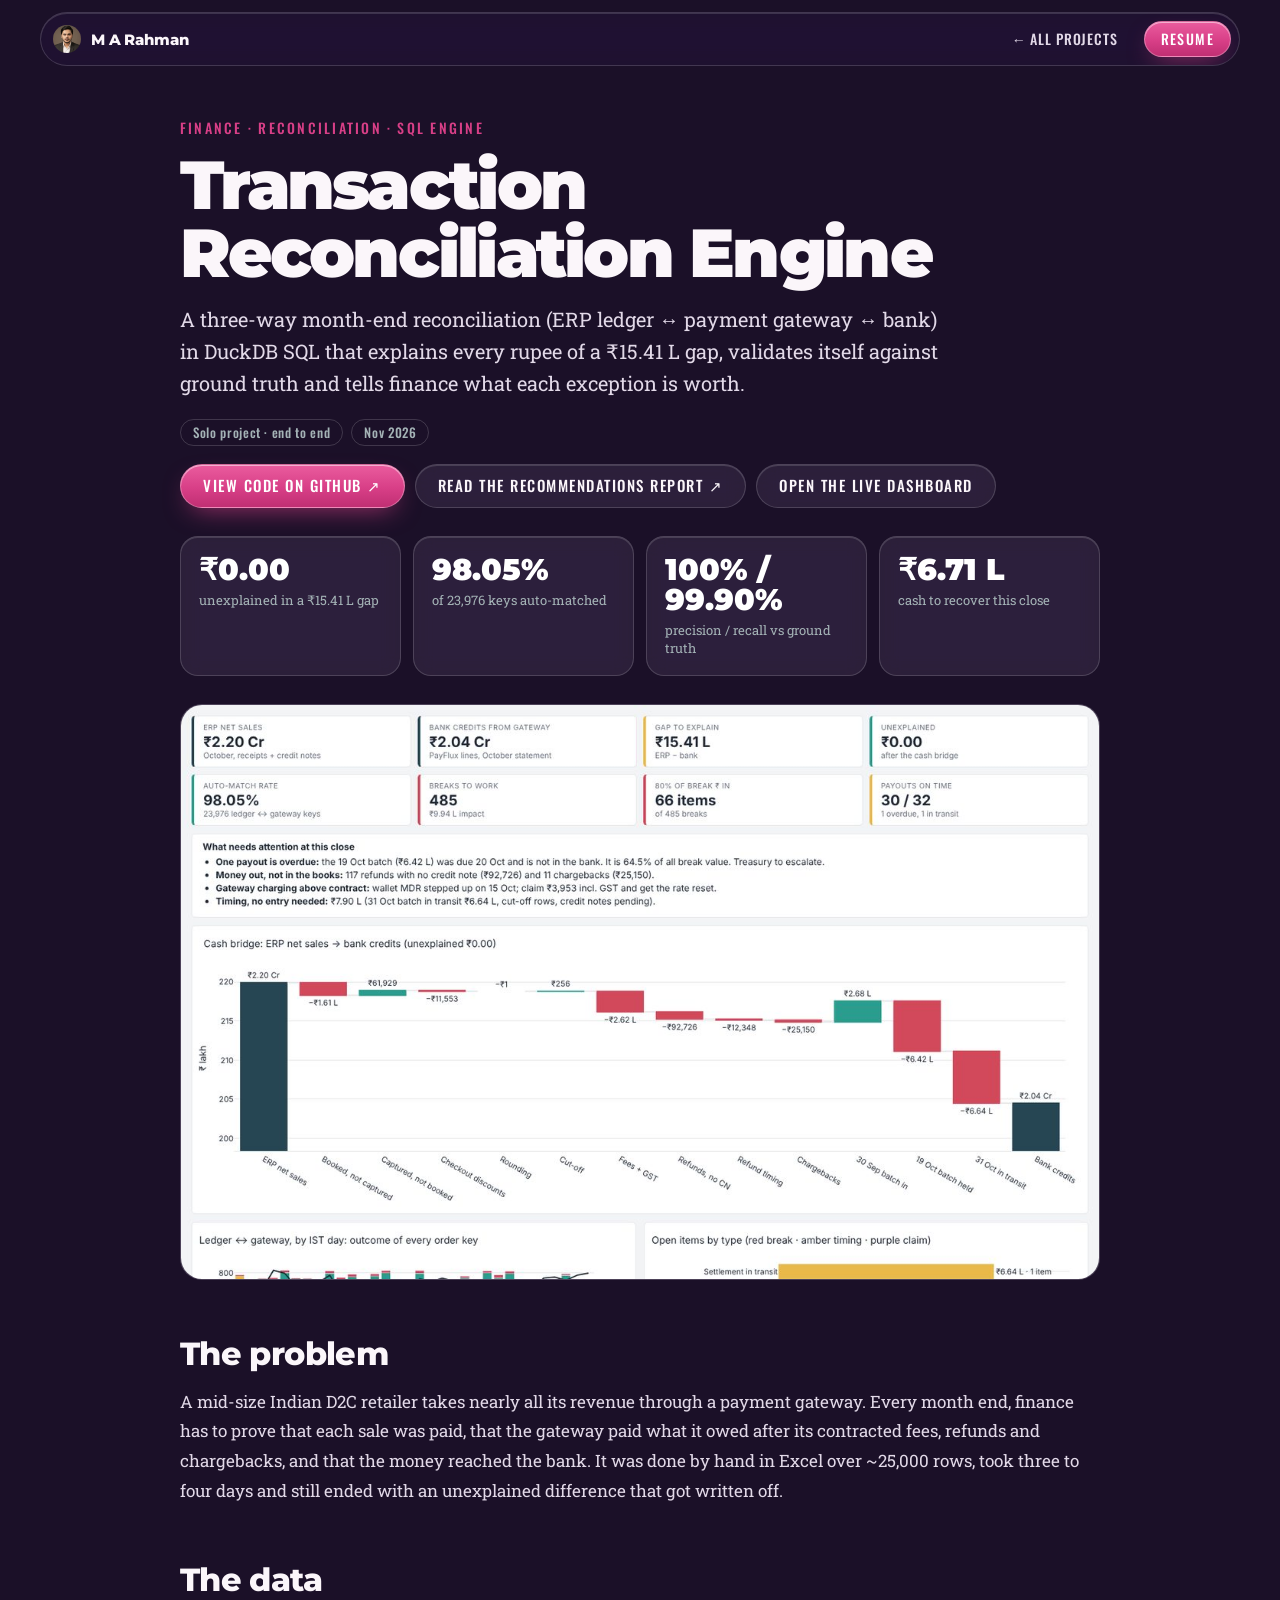
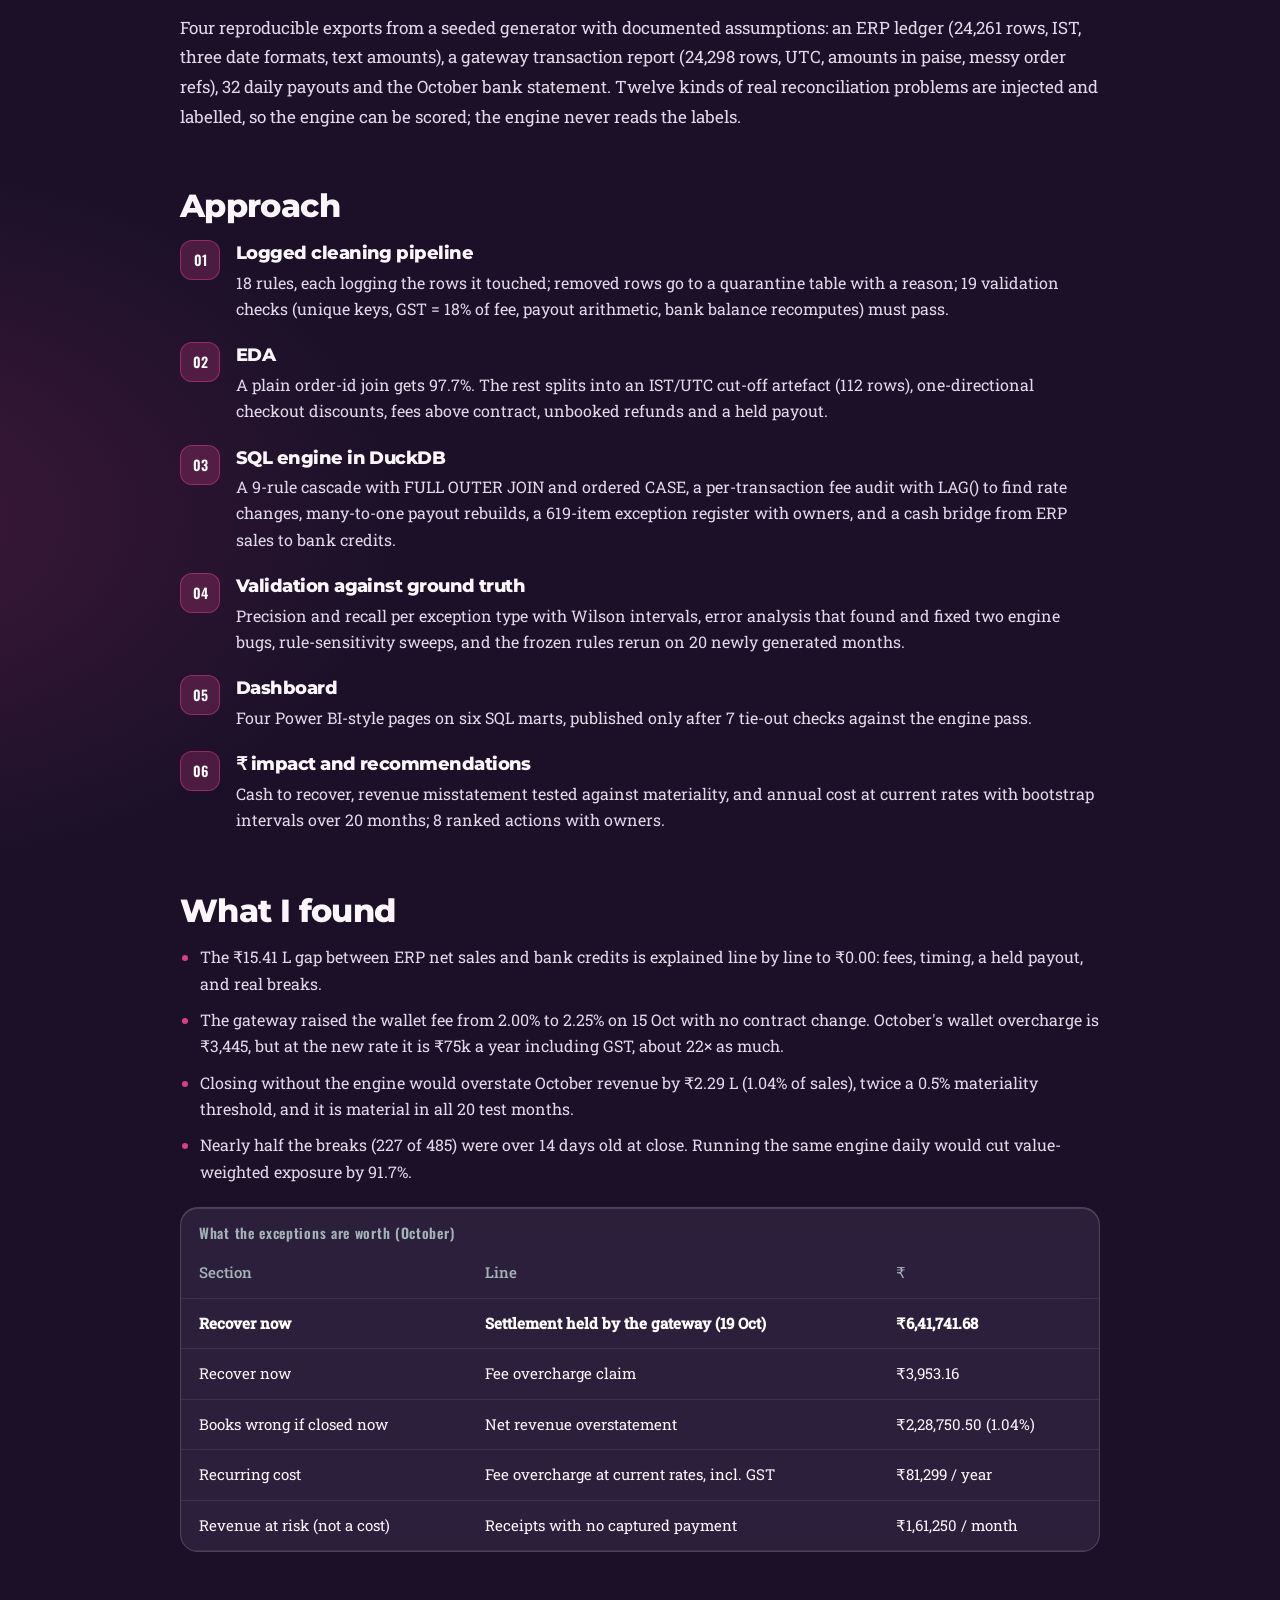
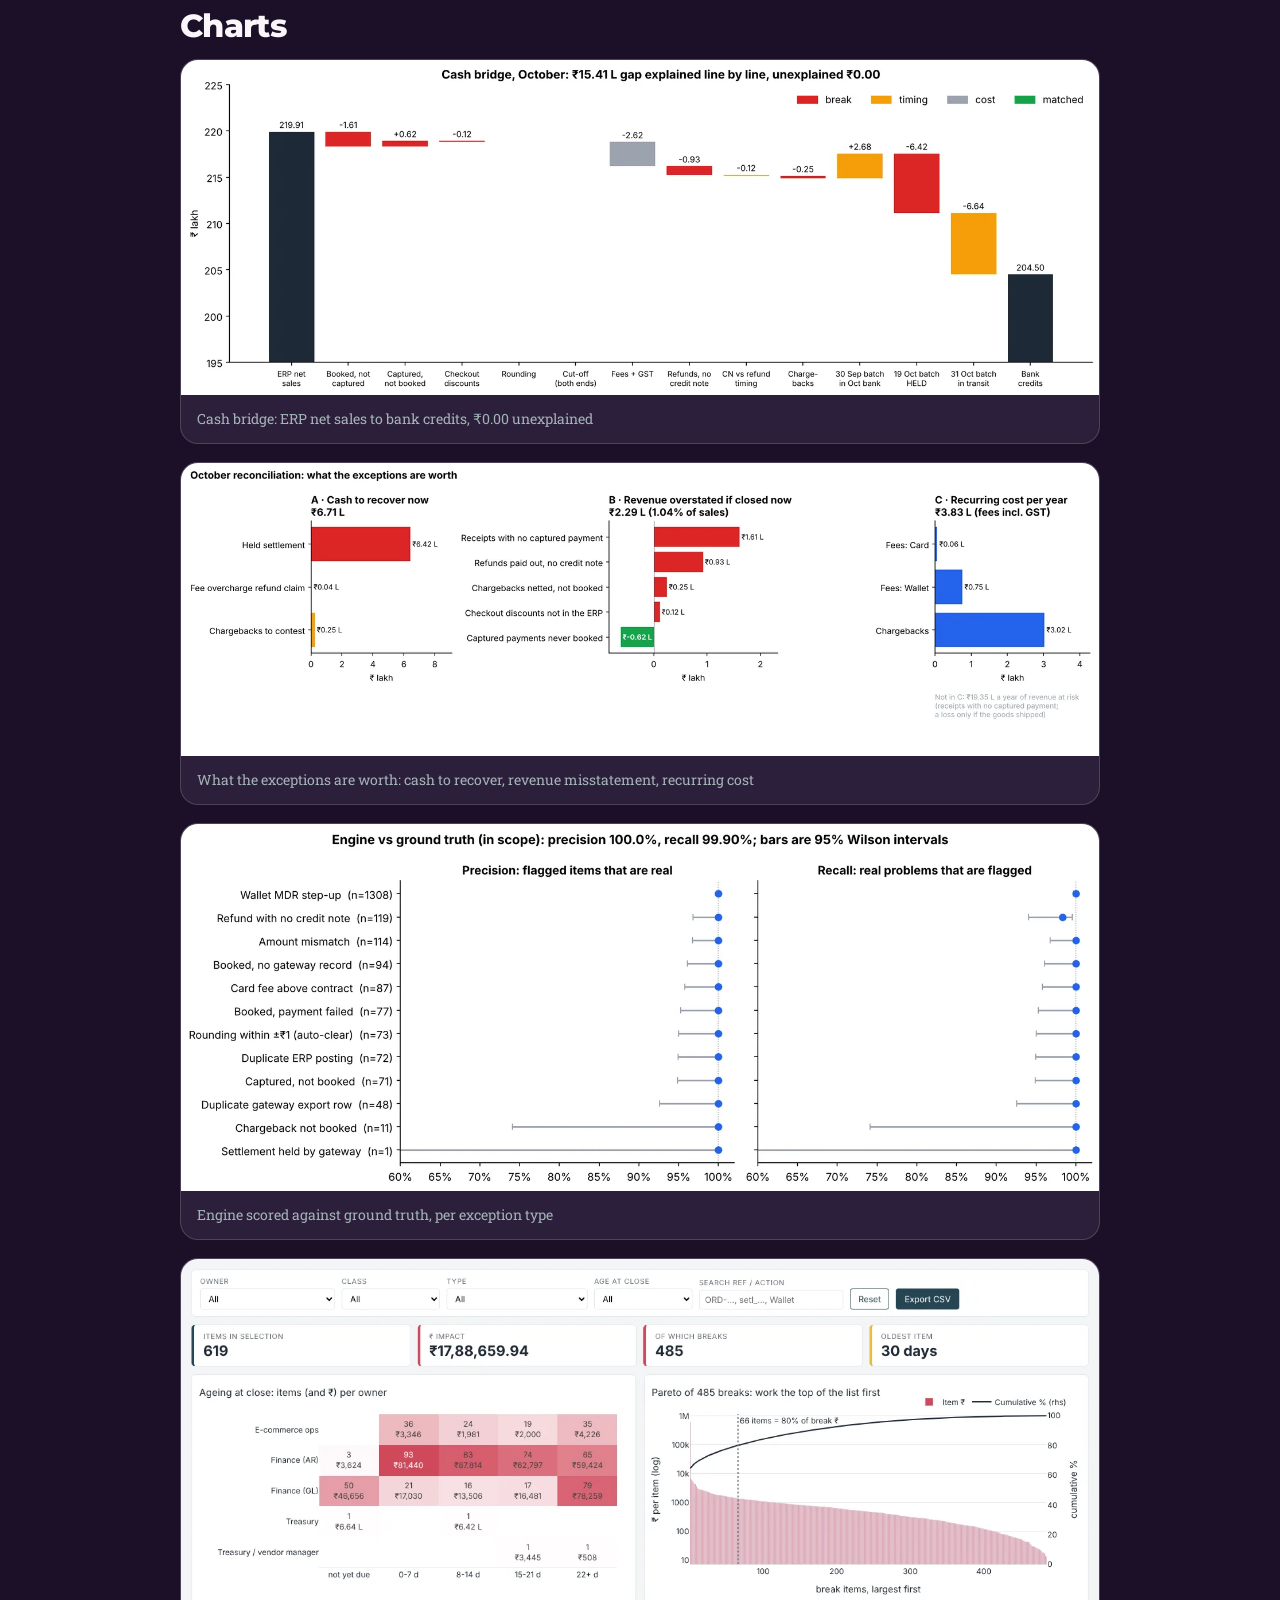
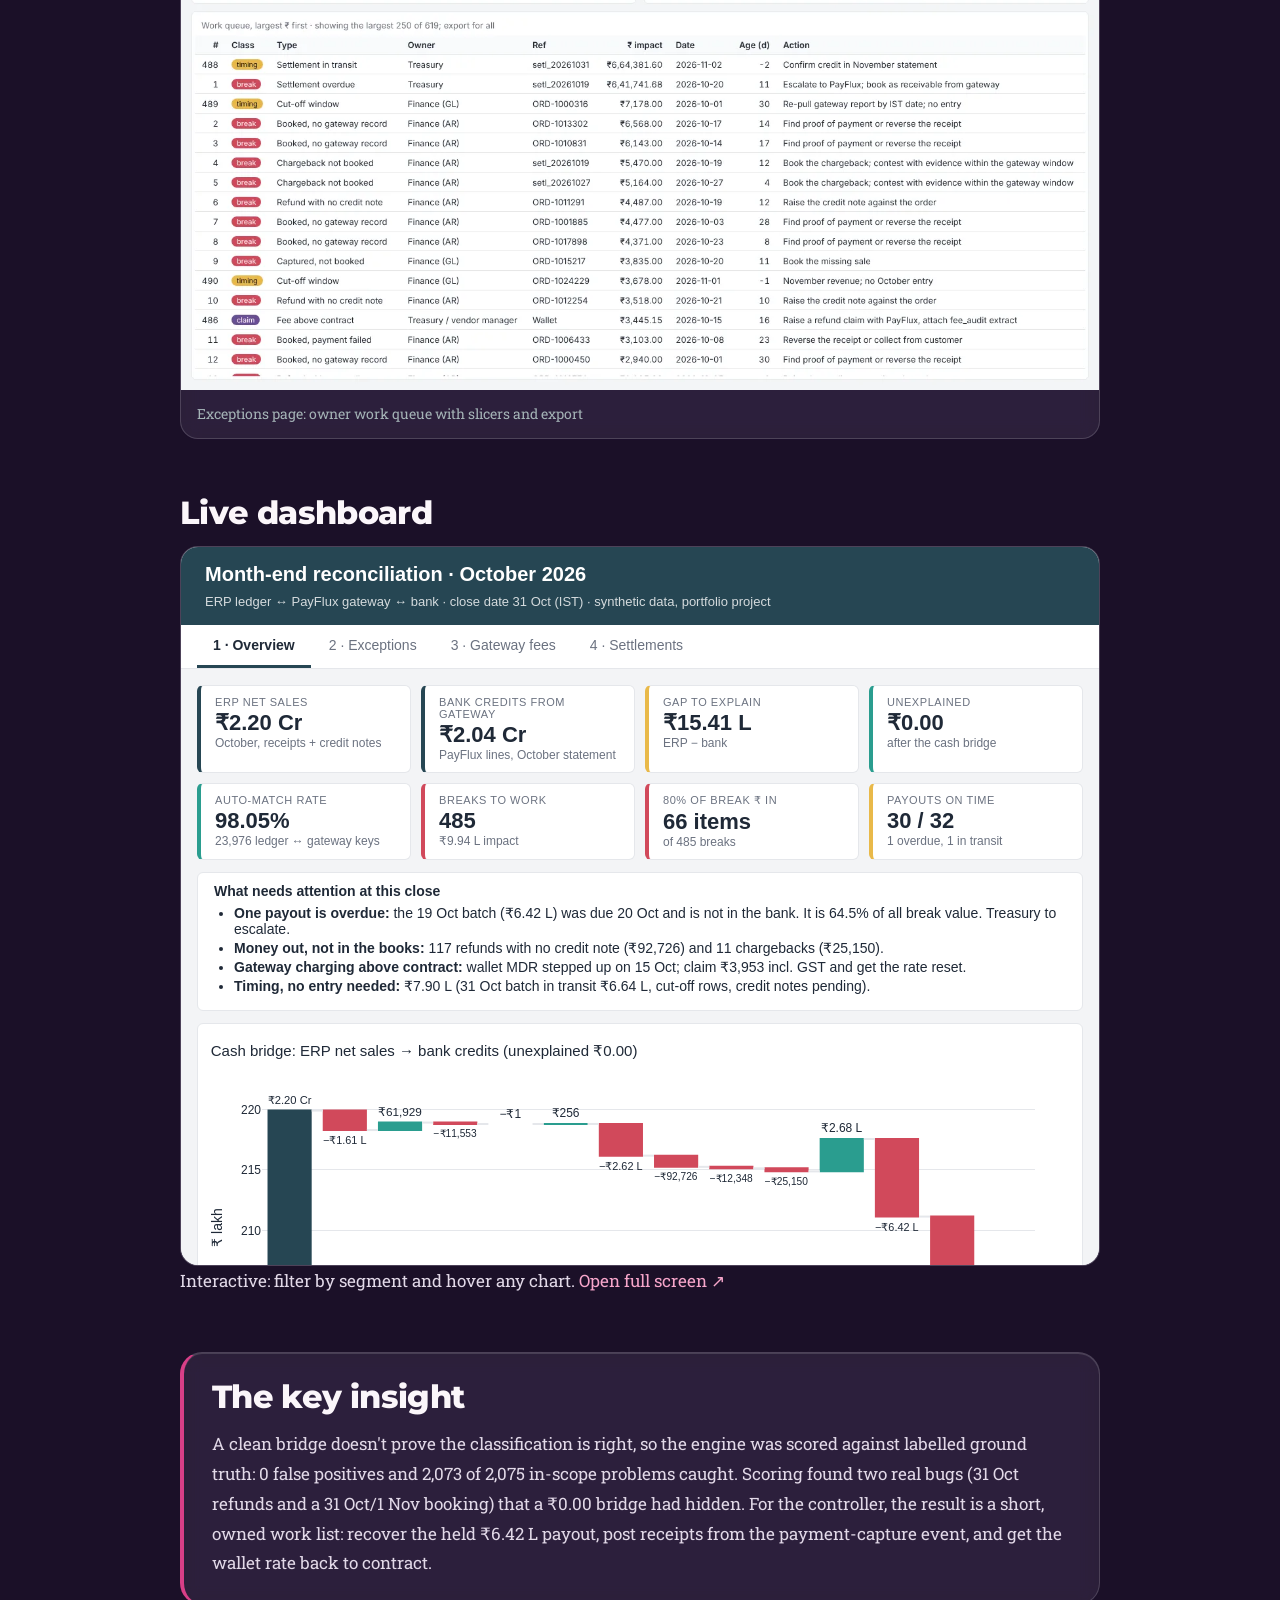
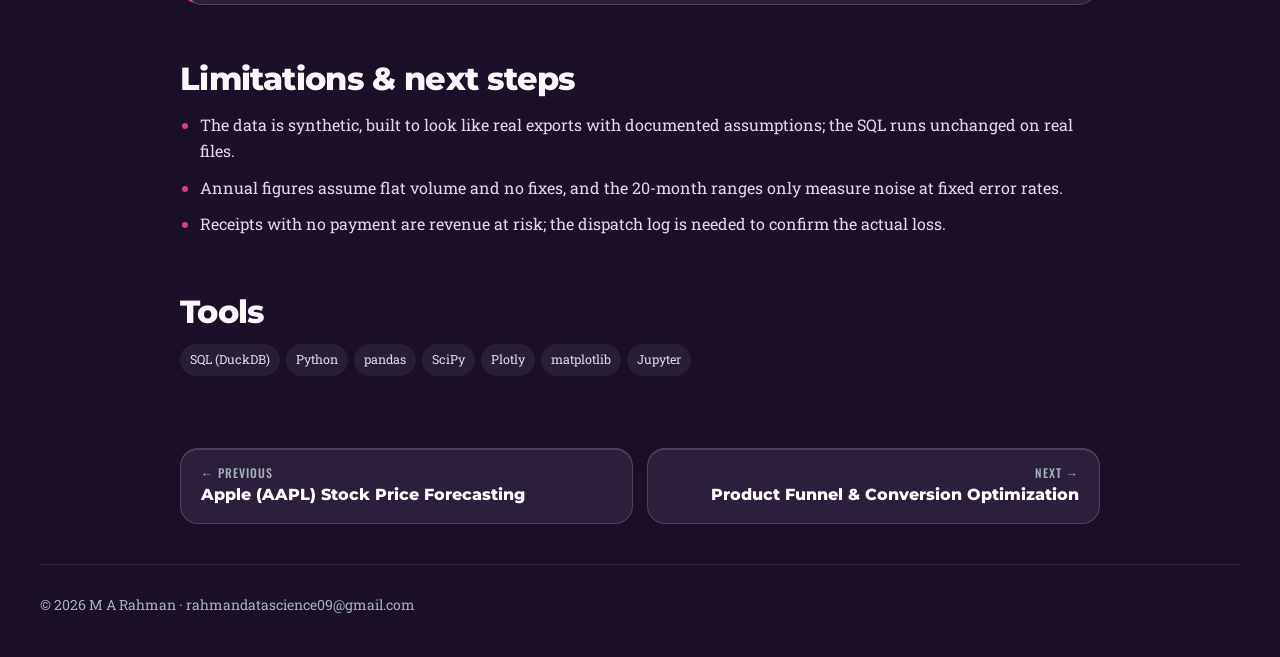
<file: work/reconciliation-engine.html>
<!DOCTYPE html>
<html lang="en">
<head>
  <meta charset="utf-8">
  <meta name="viewport" content="width=device-width, initial-scale=1">
  <title>Transaction Reconciliation Engine · M A Rahman</title>
  <meta name="description" content="A three-way month-end reconciliation (ERP ledger ↔ payment gateway ↔ bank) in DuckDB SQL that explains every rupee of a ₹15.41 L gap, validates itself against ground truth and tells finance what each exception is worth.">
  <meta property="og:title" content="Transaction Reconciliation Engine · M A Rahman, Data Analyst">
  <meta property="og:description" content="A three-way month-end reconciliation (ERP ledger ↔ payment gateway ↔ bank) in DuckDB SQL that explains every rupee of a ₹15.41 L gap, validates itself against ground truth and tells finance what each exception is worth.">
  <meta property="og:image" content="https://rahman17309.github.io/assets/projects/recon.jpg">
  <meta name="theme-color" content="#1b1028">
  <link rel="icon" href="../assets/profile.jpg">
  <link rel="stylesheet" href="../css/style.css?v=9">
  <link rel="stylesheet" href="../css/case.css?v=9">
</head>
<body class="case">
  <header class="nav case-nav" id="nav">
    <a class="nav__logo" href="../index.html#top"><img src="../assets/profile.jpg" alt="" width="32" height="32"><span>M A Rahman</span></a>
    <a class="case-back" href="../index.html#work">← All projects</a>
    <a class="btn btn--small btn--primary nav__cta" href="../assets/MA_Rahman_Data_Analyst_Resume.pdf" target="_blank" rel="noopener">Resume</a>
  </header>
  <main class="container case-main">
    <section class="case-hero">
      <p class="eyebrow">Finance · Reconciliation · SQL engine</p>
      <h1>Transaction Reconciliation Engine</h1>
      <p class="case-lead">A three-way month-end reconciliation (ERP ledger ↔ payment gateway ↔ bank) in DuckDB SQL that explains every rupee of a ₹15.41 L gap, validates itself against ground truth and tells finance what each exception is worth.</p>
      <p class="case-meta"><span>Solo project · end to end</span><span>Nov 2026</span></p>
      <div class="case-links"><a class="btn btn--primary" href="https://github.com/Rahman17309/transaction-reconciliation-engine" target="_blank" rel="noopener">View code on GitHub ↗</a><a class="btn btn--glass" href="https://github.com/Rahman17309/transaction-reconciliation-engine/blob/main/reports/recommendations.md" target="_blank" rel="noopener">Read the recommendations report ↗</a><a class="btn btn--glass" href="recon-dashboard.html">Open the live dashboard</a></div>
      <ul class="case-kpis"><li class="glass"><b>₹0.00</b><span>unexplained in a ₹15.41 L gap</span></li><li class="glass"><b>98.05%</b><span>of 23,976 keys auto-matched</span></li><li class="glass"><b>100% / 99.90%</b><span>precision / recall vs ground truth</span></li><li class="glass"><b>₹6.71 L</b><span>cash to recover this close</span></li></ul>
      <img class="case-cover glass" src="../assets/projects/recon.jpg" alt="" width="1200" height="750">
    </section>
    <section class="case-sec"><h2>The problem</h2><p>A mid-size Indian D2C retailer takes nearly all its revenue through a payment gateway. Every month end, finance has to prove that each sale was paid, that the gateway paid what it owed after its contracted fees, refunds and chargebacks, and that the money reached the bank. It was done by hand in Excel over ~25,000 rows, took three to four days and still ended with an unexplained difference that got written off.</p></section>
    <section class="case-sec"><h2>The data</h2><p>Four reproducible exports from a seeded generator with documented assumptions: an ERP ledger (24,261 rows, IST, three date formats, text amounts), a gateway transaction report (24,298 rows, UTC, amounts in paise, messy order refs), 32 daily payouts and the October bank statement. Twelve kinds of real reconciliation problems are injected and labelled, so the engine can be scored; the engine never reads the labels.</p></section>
    <section class="case-sec"><h2>Approach</h2><ol class="case-steps"><li><h3>Logged cleaning pipeline</h3><p>18 rules, each logging the rows it touched; removed rows go to a quarantine table with a reason; 19 validation checks (unique keys, GST = 18% of fee, payout arithmetic, bank balance recomputes) must pass.</p></li><li><h3>EDA</h3><p>A plain order-id join gets 97.7%. The rest splits into an IST/UTC cut-off artefact (112 rows), one-directional checkout discounts, fees above contract, unbooked refunds and a held payout.</p></li><li><h3>SQL engine in DuckDB</h3><p>A 9-rule cascade with FULL OUTER JOIN and ordered CASE, a per-transaction fee audit with LAG() to find rate changes, many-to-one payout rebuilds, a 619-item exception register with owners, and a cash bridge from ERP sales to bank credits.</p></li><li><h3>Validation against ground truth</h3><p>Precision and recall per exception type with Wilson intervals, error analysis that found and fixed two engine bugs, rule-sensitivity sweeps, and the frozen rules rerun on 20 newly generated months.</p></li><li><h3>Dashboard</h3><p>Four Power BI-style pages on six SQL marts, published only after 7 tie-out checks against the engine pass.</p></li><li><h3>₹ impact and recommendations</h3><p>Cash to recover, revenue misstatement tested against materiality, and annual cost at current rates with bootstrap intervals over 20 months; 8 ranked actions with owners.</p></li></ol></section>
    <section class="case-sec"><h2>What I found</h2><ul class="case-list"><li>The ₹15.41 L gap between ERP net sales and bank credits is explained line by line to ₹0.00: fees, timing, a held payout, and real breaks.</li><li>The gateway raised the wallet fee from 2.00% to 2.25% on 15 Oct with no contract change. October&#x27;s wallet overcharge is ₹3,445, but at the new rate it is ₹75k a year including GST, about 22× as much.</li><li>Closing without the engine would overstate October revenue by ₹2.29 L (1.04% of sales), twice a 0.5% materiality threshold, and it is material in all 20 test months.</li><li>Nearly half the breaks (227 of 485) were over 14 days old at close. Running the same engine daily would cut value-weighted exposure by 91.7%.</li></ul><div class="case-table glass"><table><caption>What the exceptions are worth (October)</caption><thead><tr><th>Section</th><th>Line</th><th>₹</th></tr></thead><tbody><tr><td>Recover now</td><td>Settlement held by the gateway (19 Oct)</td><td>₹6,41,741.68</td></tr><tr><td>Recover now</td><td>Fee overcharge claim</td><td>₹3,953.16</td></tr><tr><td>Books wrong if closed now</td><td>Net revenue overstatement</td><td>₹2,28,750.50 (1.04%)</td></tr><tr><td>Recurring cost</td><td>Fee overcharge at current rates, incl. GST</td><td>₹81,299 / year</td></tr><tr><td>Revenue at risk (not a cost)</td><td>Receipts with no captured payment</td><td>₹1,61,250 / month</td></tr></tbody></table></div></section>
    <section class="case-sec"><h2>Charts</h2><div class="case-figs"><figure class="glass"><img src="../assets/cases/recon/07_cash_bridge.webp" alt="Cash bridge: ERP net sales to bank credits, ₹0.00 unexplained" loading="lazy"><figcaption>Cash bridge: ERP net sales to bank credits, ₹0.00 unexplained</figcaption></figure><figure class="glass"><img src="../assets/cases/recon/15_impact_overview.webp" alt="What the exceptions are worth: cash to recover, revenue misstatement, recurring cost" loading="lazy"><figcaption>What the exceptions are worth: cash to recover, revenue misstatement, recurring cost</figcaption></figure><figure class="glass"><img src="../assets/cases/recon/08_scorecard.webp" alt="Engine scored against ground truth, per exception type" loading="lazy"><figcaption>Engine scored against ground truth, per exception type</figcaption></figure><figure class="glass"><img src="../assets/cases/recon/12_dashboard_exceptions.webp" alt="Exceptions page: owner work queue with slicers and export" loading="lazy"><figcaption>Exceptions page: owner work queue with slicers and export</figcaption></figure></div></section>
    <section class="case-sec"><h2>Live dashboard</h2><div class="case-embed glass"><iframe src="recon-dashboard.html" title="Interactive dashboard" loading="lazy"></iframe></div><p class="case-note">Interactive: filter by segment and hover any chart. <a href="recon-dashboard.html" target="_blank" rel="noopener">Open full screen ↗</a></p></section>
    <section class="case-sec case-insight glass"><h2>The key insight</h2><p>A clean bridge doesn&#x27;t prove the classification is right, so the engine was scored against labelled ground truth: 0 false positives and 2,073 of 2,075 in-scope problems caught. Scoring found two real bugs (31 Oct refunds and a 31 Oct/1 Nov booking) that a ₹0.00 bridge had hidden. For the controller, the result is a short, owned work list: recover the held ₹6.42 L payout, post receipts from the payment-capture event, and get the wallet rate back to contract.</p></section>
    <section class="case-sec"><h2>Limitations &amp; next steps</h2><ul class="case-list"><li>The data is synthetic, built to look like real exports with documented assumptions; the SQL runs unchanged on real files.</li><li>Annual figures assume flat volume and no fixes, and the 20-month ranges only measure noise at fixed error rates.</li><li>Receipts with no payment are revenue at risk; the dispatch log is needed to confirm the actual loss.</li></ul></section>
    <section class="case-sec"><h2>Tools</h2><ul class="tags"><li>SQL (DuckDB)</li><li>Python</li><li>pandas</li><li>SciPy</li><li>Plotly</li><li>matplotlib</li><li>Jupyter</li></ul></section>
    <nav class="case-pager" aria-label="More projects">
      <a class="glass" href="apple-forecasting.html"><span>← Previous</span>Apple (AAPL) Stock Price Forecasting</a>
      <a class="glass" href="product-funnel.html"><span>Next →</span>Product Funnel &amp; Conversion Optimization</a>
    </nav>
  </main>
  <footer class="footer container"><p>© 2026 M A Rahman · <a href="mailto:rahmandatascience09@gmail.com">rahmandatascience09@gmail.com</a></p></footer>
  <script data-goatcounter="https://rahman17309.goatcounter.com/count" async src="https://gc.zgo.at/count.js"></script>
</body>
</html>
</file>
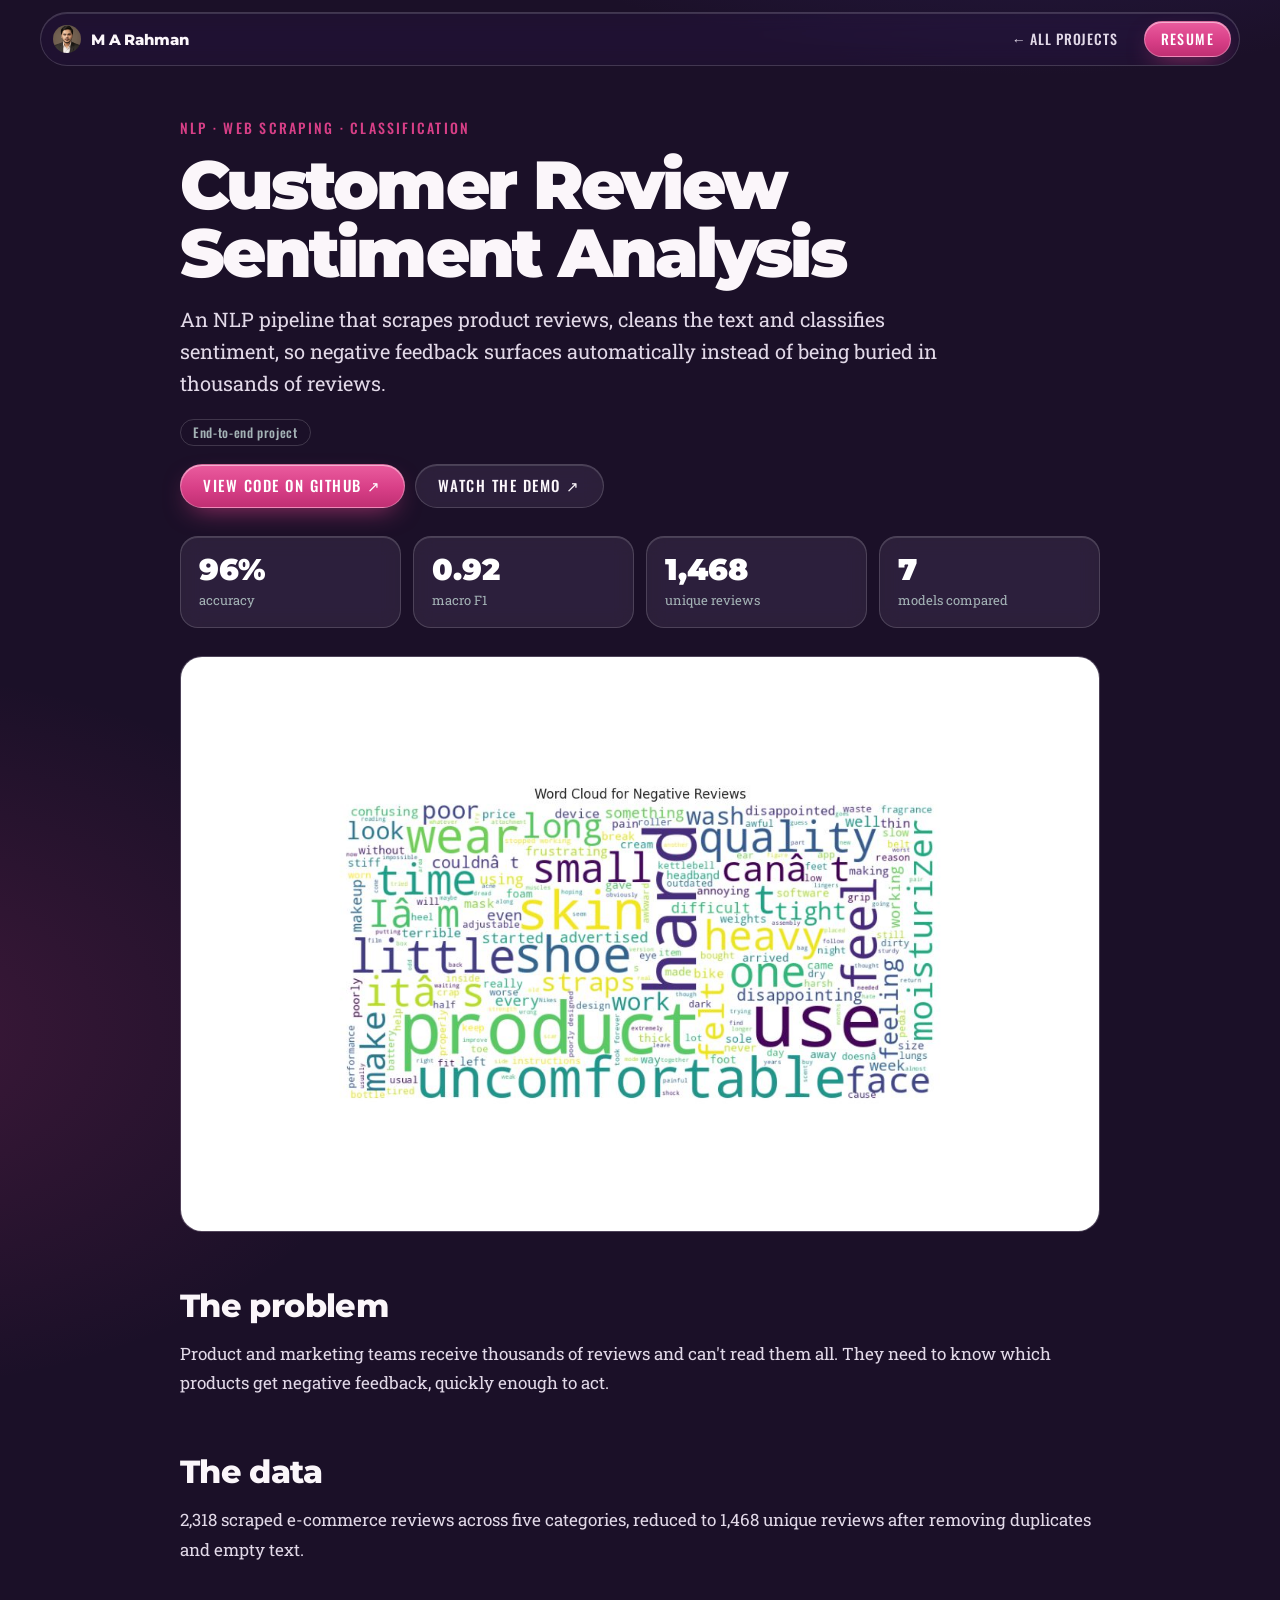
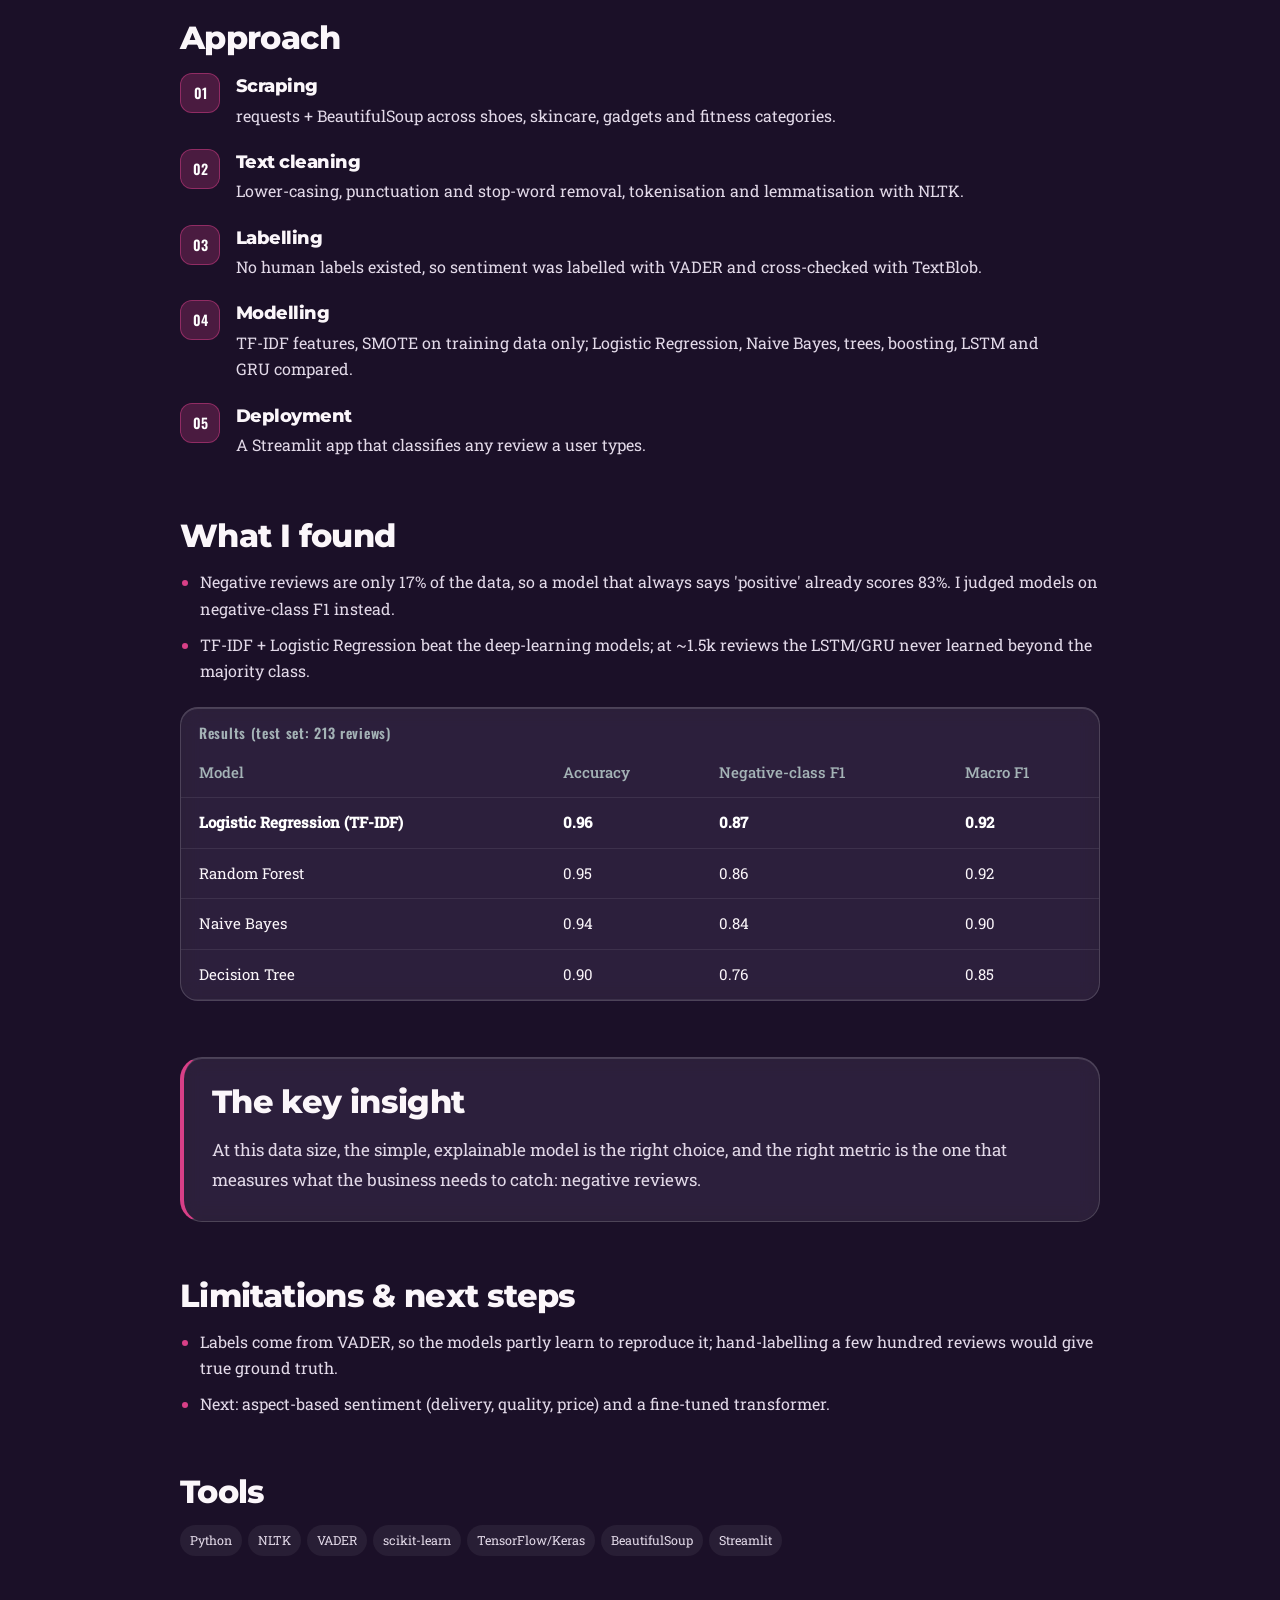
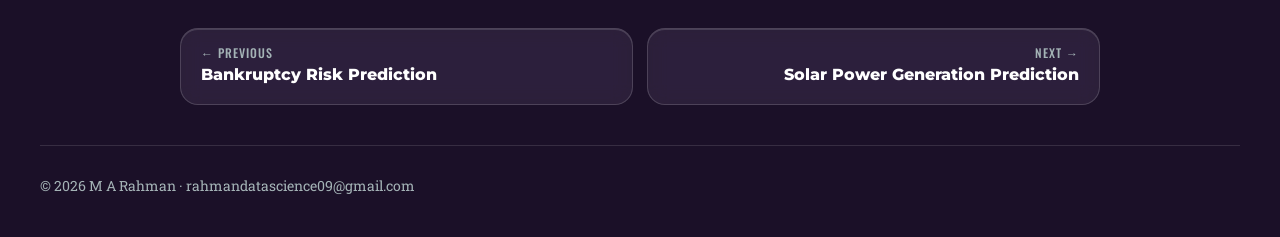
<file: work/review-sentiment.html>
<!DOCTYPE html>
<html lang="en">
<head>
  <meta charset="utf-8">
  <meta name="viewport" content="width=device-width, initial-scale=1">
  <title>Customer Review Sentiment Analysis · M A Rahman</title>
  <meta name="description" content="An NLP pipeline that scrapes product reviews, cleans the text and classifies sentiment, so negative feedback surfaces automatically instead of being buried in thousands of reviews.">
  <meta property="og:title" content="Customer Review Sentiment Analysis · M A Rahman, Data Analyst">
  <meta property="og:description" content="An NLP pipeline that scrapes product reviews, cleans the text and classifies sentiment, so negative feedback surfaces automatically instead of being buried in thousands of reviews.">
  <meta property="og:image" content="https://rahman17309.github.io/assets/projects/nlp.jpg">
  <meta name="theme-color" content="#1b1028">
  <link rel="icon" href="../assets/profile.jpg">
  <link rel="stylesheet" href="../css/style.css?v=9">
  <link rel="stylesheet" href="../css/case.css?v=9">
</head>
<body class="case">
  <header class="nav case-nav" id="nav">
    <a class="nav__logo" href="../index.html#top"><img src="../assets/profile.jpg" alt="" width="32" height="32"><span>M A Rahman</span></a>
    <a class="case-back" href="../index.html#work">← All projects</a>
    <a class="btn btn--small btn--primary nav__cta" href="../assets/MA_Rahman_Data_Analyst_Resume.pdf" target="_blank" rel="noopener">Resume</a>
  </header>
  <main class="container case-main">
    <section class="case-hero">
      <p class="eyebrow">NLP · Web scraping · Classification</p>
      <h1>Customer Review Sentiment Analysis</h1>
      <p class="case-lead">An NLP pipeline that scrapes product reviews, cleans the text and classifies sentiment, so negative feedback surfaces automatically instead of being buried in thousands of reviews.</p>
      <p class="case-meta"><span>End-to-end project</span></p>
      <div class="case-links"><a class="btn btn--primary" href="https://github.com/Rahman17309/NLP-Sentiment-Classification-Analysis" target="_blank" rel="noopener">View code on GitHub ↗</a><a class="btn btn--glass" href="https://youtu.be/ChRp_Pf63jE" target="_blank" rel="noopener">Watch the demo ↗</a></div>
      <ul class="case-kpis"><li class="glass"><b>96%</b><span>accuracy</span></li><li class="glass"><b>0.92</b><span>macro F1</span></li><li class="glass"><b>1,468</b><span>unique reviews</span></li><li class="glass"><b>7</b><span>models compared</span></li></ul>
      <img class="case-cover glass" src="../assets/projects/nlp.jpg" alt="" width="1200" height="750">
    </section>
    <section class="case-sec"><h2>The problem</h2><p>Product and marketing teams receive thousands of reviews and can&#x27;t read them all. They need to know which products get negative feedback, quickly enough to act.</p></section>
    <section class="case-sec"><h2>The data</h2><p>2,318 scraped e-commerce reviews across five categories, reduced to 1,468 unique reviews after removing duplicates and empty text.</p></section>
    <section class="case-sec"><h2>Approach</h2><ol class="case-steps"><li><h3>Scraping</h3><p>requests + BeautifulSoup across shoes, skincare, gadgets and fitness categories.</p></li><li><h3>Text cleaning</h3><p>Lower-casing, punctuation and stop-word removal, tokenisation and lemmatisation with NLTK.</p></li><li><h3>Labelling</h3><p>No human labels existed, so sentiment was labelled with VADER and cross-checked with TextBlob.</p></li><li><h3>Modelling</h3><p>TF-IDF features, SMOTE on training data only; Logistic Regression, Naive Bayes, trees, boosting, LSTM and GRU compared.</p></li><li><h3>Deployment</h3><p>A Streamlit app that classifies any review a user types.</p></li></ol></section>
    <section class="case-sec"><h2>What I found</h2><ul class="case-list"><li>Negative reviews are only 17% of the data, so a model that always says &#x27;positive&#x27; already scores 83%. I judged models on negative-class F1 instead.</li><li>TF-IDF + Logistic Regression beat the deep-learning models; at ~1.5k reviews the LSTM/GRU never learned beyond the majority class.</li></ul><div class="case-table glass"><table><caption>Results (test set: 213 reviews)</caption><thead><tr><th>Model</th><th>Accuracy</th><th>Negative-class F1</th><th>Macro F1</th></tr></thead><tbody><tr><td>Logistic Regression (TF-IDF)</td><td>0.96</td><td>0.87</td><td>0.92</td></tr><tr><td>Random Forest</td><td>0.95</td><td>0.86</td><td>0.92</td></tr><tr><td>Naive Bayes</td><td>0.94</td><td>0.84</td><td>0.90</td></tr><tr><td>Decision Tree</td><td>0.90</td><td>0.76</td><td>0.85</td></tr></tbody></table></div></section>
    
    
    <section class="case-sec case-insight glass"><h2>The key insight</h2><p>At this data size, the simple, explainable model is the right choice, and the right metric is the one that measures what the business needs to catch: negative reviews.</p></section>
    <section class="case-sec"><h2>Limitations &amp; next steps</h2><ul class="case-list"><li>Labels come from VADER, so the models partly learn to reproduce it; hand-labelling a few hundred reviews would give true ground truth.</li><li>Next: aspect-based sentiment (delivery, quality, price) and a fine-tuned transformer.</li></ul></section>
    <section class="case-sec"><h2>Tools</h2><ul class="tags"><li>Python</li><li>NLTK</li><li>VADER</li><li>scikit-learn</li><li>TensorFlow/Keras</li><li>BeautifulSoup</li><li>Streamlit</li></ul></section>
    <nav class="case-pager" aria-label="More projects">
      <a class="glass" href="bankruptcy-risk.html"><span>← Previous</span>Bankruptcy Risk Prediction</a>
      <a class="glass" href="solar-power.html"><span>Next →</span>Solar Power Generation Prediction</a>
    </nav>
  </main>
  <footer class="footer container"><p>© 2026 M A Rahman · <a href="mailto:rahmandatascience09@gmail.com">rahmandatascience09@gmail.com</a></p></footer>
  <script data-goatcounter="https://rahman17309.goatcounter.com/count" async src="https://gc.zgo.at/count.js"></script>
</body>
</html>
</file>
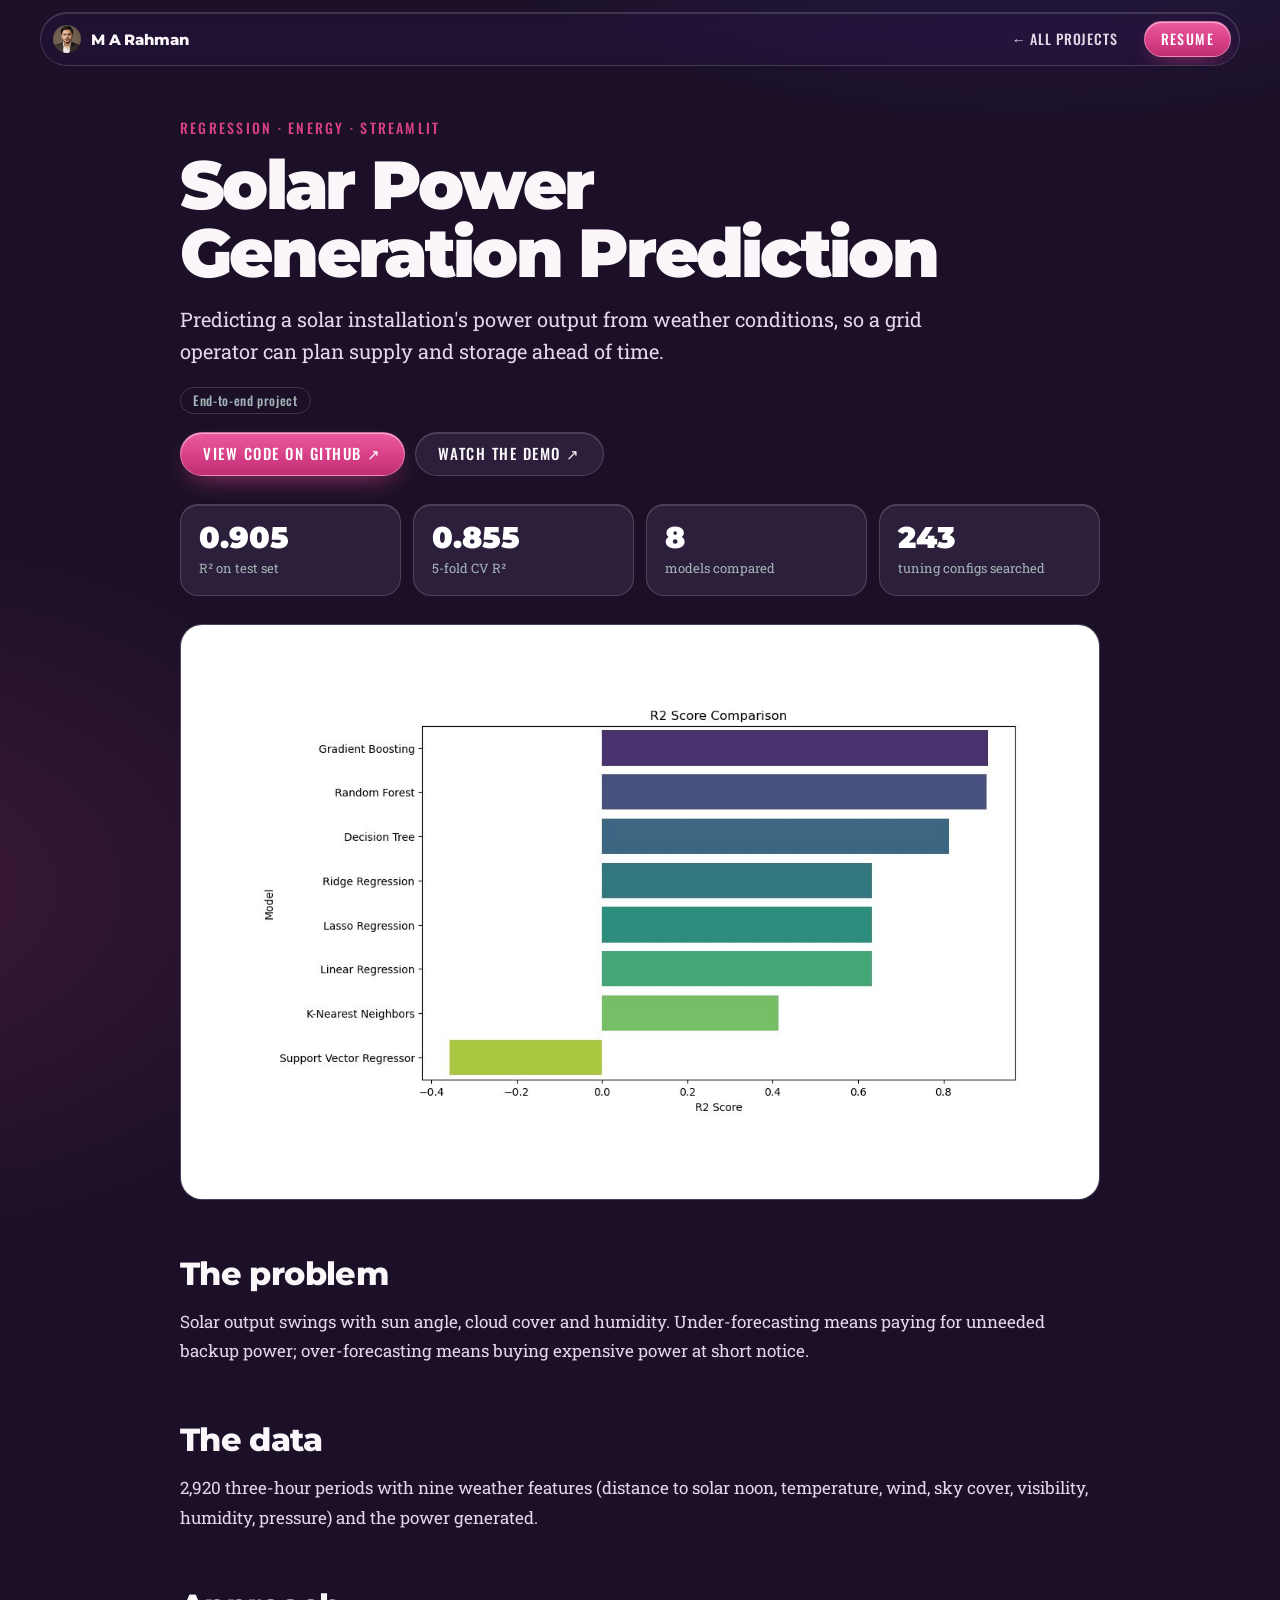
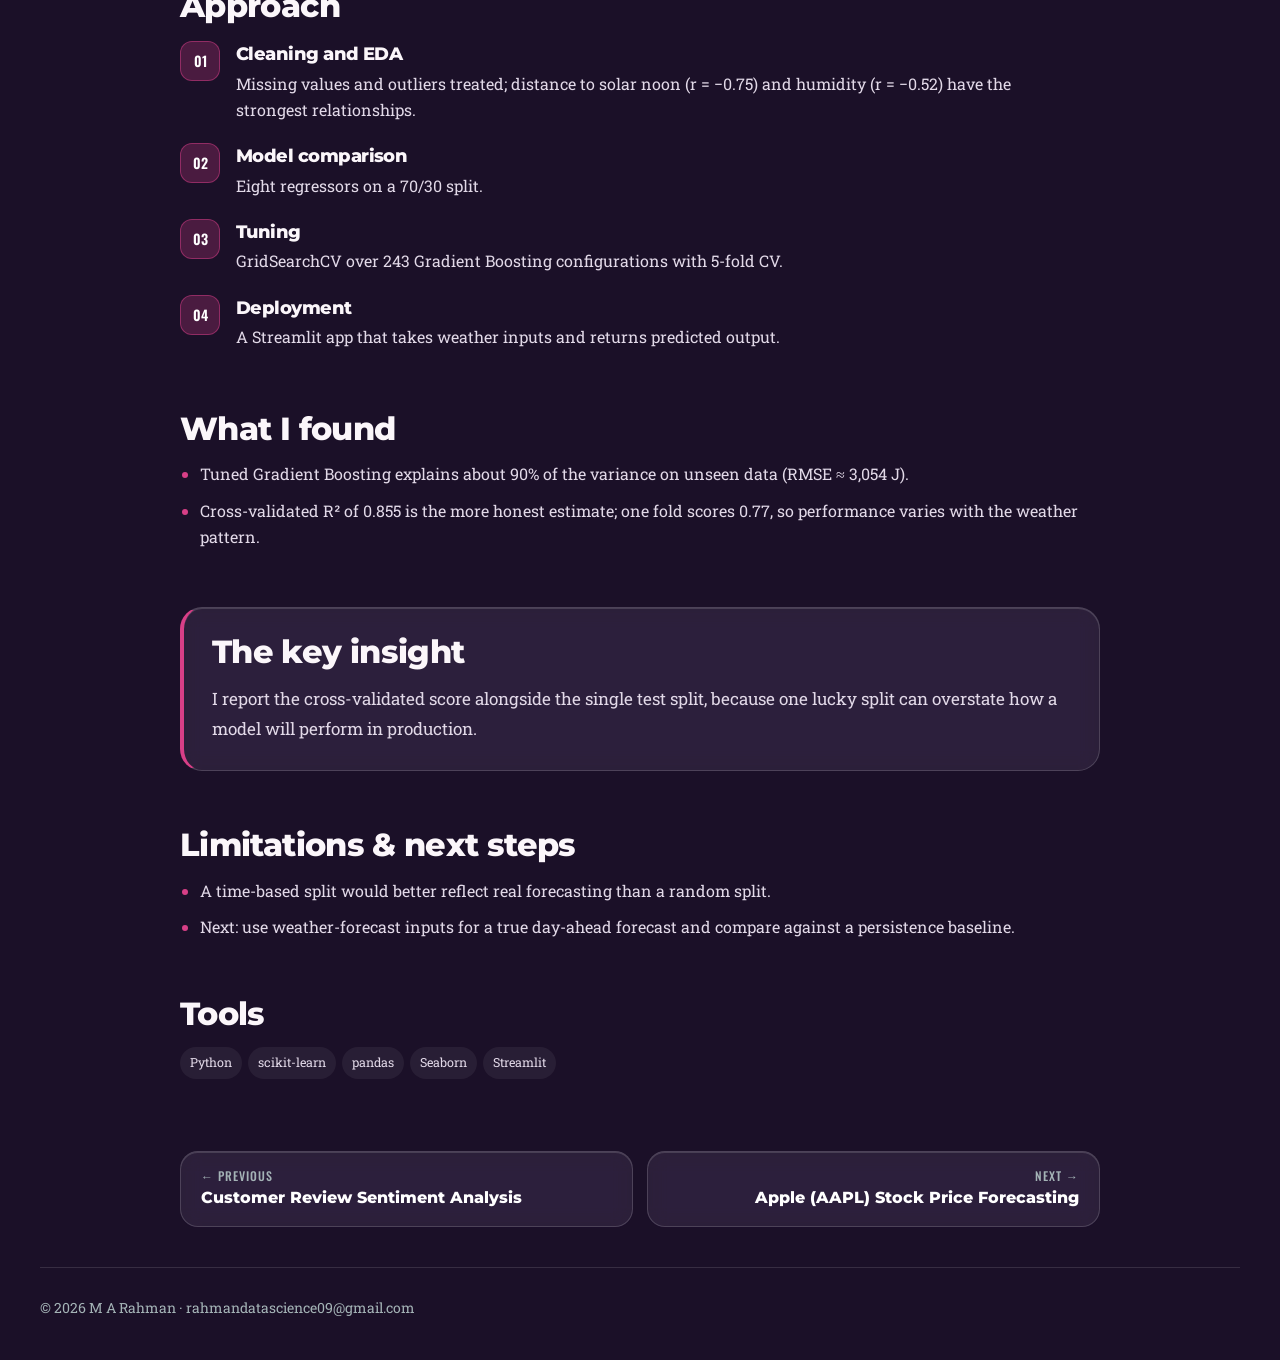
<file: work/solar-power.html>
<!DOCTYPE html>
<html lang="en">
<head>
  <meta charset="utf-8">
  <meta name="viewport" content="width=device-width, initial-scale=1">
  <title>Solar Power Generation Prediction · M A Rahman</title>
  <meta name="description" content="Predicting a solar installation&#x27;s power output from weather conditions, so a grid operator can plan supply and storage ahead of time.">
  <meta property="og:title" content="Solar Power Generation Prediction · M A Rahman, Data Analyst">
  <meta property="og:description" content="Predicting a solar installation&#x27;s power output from weather conditions, so a grid operator can plan supply and storage ahead of time.">
  <meta property="og:image" content="https://rahman17309.github.io/assets/projects/solar.jpg">
  <meta name="theme-color" content="#1b1028">
  <link rel="icon" href="../assets/profile.jpg">
  <link rel="stylesheet" href="../css/style.css?v=9">
  <link rel="stylesheet" href="../css/case.css?v=9">
</head>
<body class="case">
  <header class="nav case-nav" id="nav">
    <a class="nav__logo" href="../index.html#top"><img src="../assets/profile.jpg" alt="" width="32" height="32"><span>M A Rahman</span></a>
    <a class="case-back" href="../index.html#work">← All projects</a>
    <a class="btn btn--small btn--primary nav__cta" href="../assets/MA_Rahman_Data_Analyst_Resume.pdf" target="_blank" rel="noopener">Resume</a>
  </header>
  <main class="container case-main">
    <section class="case-hero">
      <p class="eyebrow">Regression · Energy · Streamlit</p>
      <h1>Solar Power Generation Prediction</h1>
      <p class="case-lead">Predicting a solar installation&#x27;s power output from weather conditions, so a grid operator can plan supply and storage ahead of time.</p>
      <p class="case-meta"><span>End-to-end project</span></p>
      <div class="case-links"><a class="btn btn--primary" href="https://github.com/Rahman17309/Solar-Power-Prediction" target="_blank" rel="noopener">View code on GitHub ↗</a><a class="btn btn--glass" href="https://youtu.be/sFNEGxjOMiI" target="_blank" rel="noopener">Watch the demo ↗</a></div>
      <ul class="case-kpis"><li class="glass"><b>0.905</b><span>R² on test set</span></li><li class="glass"><b>0.855</b><span>5-fold CV R²</span></li><li class="glass"><b>8</b><span>models compared</span></li><li class="glass"><b>243</b><span>tuning configs searched</span></li></ul>
      <img class="case-cover glass" src="../assets/projects/solar.jpg" alt="" width="1200" height="750">
    </section>
    <section class="case-sec"><h2>The problem</h2><p>Solar output swings with sun angle, cloud cover and humidity. Under-forecasting means paying for unneeded backup power; over-forecasting means buying expensive power at short notice.</p></section>
    <section class="case-sec"><h2>The data</h2><p>2,920 three-hour periods with nine weather features (distance to solar noon, temperature, wind, sky cover, visibility, humidity, pressure) and the power generated.</p></section>
    <section class="case-sec"><h2>Approach</h2><ol class="case-steps"><li><h3>Cleaning and EDA</h3><p>Missing values and outliers treated; distance to solar noon (r = −0.75) and humidity (r = −0.52) have the strongest relationships.</p></li><li><h3>Model comparison</h3><p>Eight regressors on a 70/30 split.</p></li><li><h3>Tuning</h3><p>GridSearchCV over 243 Gradient Boosting configurations with 5-fold CV.</p></li><li><h3>Deployment</h3><p>A Streamlit app that takes weather inputs and returns predicted output.</p></li></ol></section>
    <section class="case-sec"><h2>What I found</h2><ul class="case-list"><li>Tuned Gradient Boosting explains about 90% of the variance on unseen data (RMSE ≈ 3,054 J).</li><li>Cross-validated R² of 0.855 is the more honest estimate; one fold scores 0.77, so performance varies with the weather pattern.</li></ul></section>
    
    
    <section class="case-sec case-insight glass"><h2>The key insight</h2><p>I report the cross-validated score alongside the single test split, because one lucky split can overstate how a model will perform in production.</p></section>
    <section class="case-sec"><h2>Limitations &amp; next steps</h2><ul class="case-list"><li>A time-based split would better reflect real forecasting than a random split.</li><li>Next: use weather-forecast inputs for a true day-ahead forecast and compare against a persistence baseline.</li></ul></section>
    <section class="case-sec"><h2>Tools</h2><ul class="tags"><li>Python</li><li>scikit-learn</li><li>pandas</li><li>Seaborn</li><li>Streamlit</li></ul></section>
    <nav class="case-pager" aria-label="More projects">
      <a class="glass" href="review-sentiment.html"><span>← Previous</span>Customer Review Sentiment Analysis</a>
      <a class="glass" href="apple-forecasting.html"><span>Next →</span>Apple (AAPL) Stock Price Forecasting</a>
    </nav>
  </main>
  <footer class="footer container"><p>© 2026 M A Rahman · <a href="mailto:rahmandatascience09@gmail.com">rahmandatascience09@gmail.com</a></p></footer>
  <script data-goatcounter="https://rahman17309.goatcounter.com/count" async src="https://gc.zgo.at/count.js"></script>
</body>
</html>
</file>
<file: css/style.css>
/* Self-hosted fonts (SIL Open Font License) */
@font-face { font-family: "Yellowtail"; font-style: normal; font-weight: 400; font-display: swap; src: url("../assets/fonts/yellowtail-latin-400-normal.woff2") format("woff2"); }
@font-face { font-family: "Montserrat"; font-style: normal; font-weight: 600; font-display: swap; src: url("../assets/fonts/montserrat-latin-600-normal.woff2") format("woff2"); }
@font-face { font-family: "Montserrat"; font-style: normal; font-weight: 800; font-display: swap; src: url("../assets/fonts/montserrat-latin-800-normal.woff2") format("woff2"); }
@font-face { font-family: "Montserrat"; font-style: normal; font-weight: 900; font-display: swap; src: url("../assets/fonts/montserrat-latin-900-normal.woff2") format("woff2"); }
@font-face { font-family: "Oswald"; font-style: normal; font-weight: 400; font-display: swap; src: url("../assets/fonts/oswald-latin-400-normal.woff2") format("woff2"); }
@font-face { font-family: "Oswald"; font-style: normal; font-weight: 500; font-display: swap; src: url("../assets/fonts/oswald-latin-500-normal.woff2") format("woff2"); }
@font-face { font-family: "Oswald"; font-style: normal; font-weight: 600; font-display: swap; src: url("../assets/fonts/oswald-latin-600-normal.woff2") format("woff2"); }
@font-face { font-family: "Roboto Slab"; font-style: normal; font-weight: 300; font-display: swap; src: url("../assets/fonts/roboto-slab-latin-300-normal.woff2") format("woff2"); }
@font-face { font-family: "Roboto Slab"; font-style: normal; font-weight: 400; font-display: swap; src: url("../assets/fonts/roboto-slab-latin-400-normal.woff2") format("woff2"); }
@font-face { font-family: "Roboto Slab"; font-style: normal; font-weight: 500; font-display: swap; src: url("../assets/fonts/roboto-slab-latin-500-normal.woff2") format("woff2"); }
/*
VOICE   bold and warm: big heavy headlines with a handwritten accent, condensed caps for labels
IDEA    a night-sky "data galaxy" that reshapes itself for each chapter of the page
PICTURE glowing particle shapes (globe, ring, wave, bar chart, helix, galaxy) behind liquid-glass panels
COLOUR  deep purple #2A1B3D, violet #44318D, pink #D83F87, coral #E98074, mist #A4B3B6
TYPE    Montserrat 800/900 headlines, Yellowtail script accent, Oswald labels, Roboto Slab body
*/
:root {
  --bg: #1b1028;
  --ink: #fbf6fa;
  --ink-2: #e2d9e8;
  --muted: #a4b3b6;
  --line: rgba(255, 255, 255, 0.12);
  --line-2: rgba(255, 255, 255, 0.2);
  --glass: rgba(42, 27, 61, 0.48);
  --glass-2: rgba(68, 49, 141, 0.28);
  --pink: #d83f87;
  --pink-2: #e2589a;
  --coral: #e98074;
  --violet: #44318d;
  --plum: #2a1b3d;

  --font: "Roboto Slab", Georgia, serif;
  --font-display: "Montserrat", -apple-system, "Segoe UI", sans-serif;
  --font-label: "Oswald", "Arial Narrow", sans-serif;
  --font-script: "Yellowtail", "Brush Script MT", cursive;
  --ease-out: cubic-bezier(0.23, 1, 0.32, 1);
  --radius: 24px;
  --container: 1200px;
}

*, *::before, *::after { box-sizing: border-box; min-width: 0; }
html { scroll-behavior: smooth; scroll-padding-top: 84px; -webkit-text-size-adjust: 100%; overflow-x: clip; }
@media (prefers-reduced-motion: reduce) { html { scroll-behavior: auto; } }
body { margin: 0; background: radial-gradient(ellipse 120% 90% at 70% 0%, #44318d 0%, #2a1b3d 45%, #170c22 100%) fixed var(--bg); color: var(--ink); font: 400 16px/1.7 var(--font); letter-spacing: 0; -webkit-font-smoothing: antialiased; overflow-x: clip; }
img { max-width: 100%; display: block; }
a { color: inherit; text-decoration: none; }
ul, ol { margin: 0; padding: 0; list-style: none; }
h1, h2, h3 { margin: 0; font-family: var(--font-display); font-weight: 800; letter-spacing: -0.03em; line-height: 1.08; text-wrap: balance; }
p { margin: 0 0 1em; text-wrap: pretty; }
strong { color: var(--ink); font-weight: 500; }
::selection { background: var(--pink); color: #fff; }
:focus-visible { outline: 2px solid var(--pink); outline-offset: 3px; border-radius: 8px; }
.container { width: min(var(--container), 100% - 48px); margin-inline: auto; }
.skip { position: absolute; left: 16px; top: -60px; z-index: 100; background: var(--pink); color: #fff; padding: 10px 14px; border-radius: 10px; font-weight: 600; }
.skip:focus { top: 16px; }

/* Background terrain (fixed behind the page, fades in after the intro) */
.bg-canvas { position: fixed; inset: 0; width: 100%; height: 100%; z-index: -2; }
.bg-veil { position: fixed; inset: 0; z-index: -1; pointer-events: none; background: radial-gradient(ellipse 80% 70% at 50% 45%, rgba(23,12,34,0) 30%, rgba(23,12,34,0.55) 100%); }

/* Scroll progress */
.progress { position: fixed; inset: 0 0 auto; height: 2px; z-index: 70; }
.progress span { display: block; height: 100%; background: linear-gradient(90deg, var(--pink), var(--coral)); transform-origin: left; transform: scaleX(0); }

/* Glass surface */
.glass { background: var(--glass); border: 1px solid var(--line); backdrop-filter: blur(20px) saturate(160%); -webkit-backdrop-filter: blur(20px) saturate(160%); }

/* Buttons */
.btn { display: inline-flex; align-items: center; justify-content: center; gap: 8px; min-height: 44px; padding: 12px 22px; border-radius: 999px; border: 1px solid transparent; font: 500 15px/1 var(--font-label); text-transform: uppercase; letter-spacing: 0.1em; cursor: pointer; transition: transform 160ms var(--ease-out), background-color 200ms ease, border-color 200ms ease; }
.btn:active { transform: scale(0.97); }
.btn--primary { background: var(--pink); color: #fff; }
.btn--glass { background: rgba(255,255,255,0.08); color: var(--ink); border-color: var(--line-2); backdrop-filter: blur(12px); -webkit-backdrop-filter: blur(12px); }
.btn--small { min-height: 36px; padding: 8px 16px; font-size: 14px; }
@media (hover: hover) and (pointer: fine) {
  .btn--primary:hover { background: var(--pink-2); }
  .btn--glass:hover { background: rgba(255,255,255,0.14); }
}

/* Nav */
.nav { position: fixed; top: 12px; left: 50%; transform: translateX(-50%); z-index: 60; width: min(var(--container), 100% - 24px); display: flex; align-items: center; gap: 16px; padding: 8px 8px 8px 12px; border-radius: 999px; background: rgba(18,18,20,0.66); border: 1px solid var(--line); backdrop-filter: blur(20px) saturate(180%); -webkit-backdrop-filter: blur(20px) saturate(180%); transition: transform 300ms var(--ease-out); }
.nav.is-hidden { transform: translate(-50%, -140%); }
.nav__logo { display: flex; align-items: center; gap: 10px; font: 800 15px/1 var(--font-display); letter-spacing: -0.01em; margin-right: auto; }
.nav__logo img { width: 28px; height: 28px; border-radius: 50%; object-fit: cover; }
.nav__links { display: flex; gap: 2px; }
.nav__links a { position: relative; z-index: 1; padding: 8px 14px; border-radius: 999px; font: 500 13.5px/1.2 var(--font-label); text-transform: uppercase; letter-spacing: 0.12em; color: var(--ink-2); transition: color 200ms ease, background-color 200ms ease; }
.nav__links a.is-active { color: var(--ink); background: rgba(255,255,255,0.1); }
@media (hover: hover) and (pointer: fine) { .nav__links a:hover { color: var(--ink); } }
.nav__icons { display: flex; align-items: center; gap: 6px; }
.icon-btn { display: grid; place-items: center; width: 36px; height: 36px; border-radius: 50%; color: var(--ink-2); transition: background-color 200ms ease, color 200ms ease; }
.icon-btn svg { width: 17px; height: 17px; fill: currentColor; }
@media (hover: hover) and (pointer: fine) { .icon-btn:hover { background: rgba(255,255,255,0.1); color: var(--ink); } }

/* Intro */
.intro { position: relative; min-height: 100svh; display: grid; place-items: center; text-align: center; overflow: hidden; }
.intro__glow { position: absolute; inset: 0; pointer-events: none; background: radial-gradient(circle at 50% 30%, rgba(23,12,34,0.65), rgba(23,12,34,0.25) 35%, transparent 60%); }
.intro__inner { position: relative; padding-block: 120px 96px; }
.intro__portrait { position: relative; width: clamp(160px, 22vw, 230px); aspect-ratio: 1; margin: 0 auto 32px; }
.intro__portrait img { position: relative; width: 100%; height: 100%; border-radius: 50%; object-fit: cover; box-shadow: 0 30px 80px -20px rgba(216,63,135,0.45), 0 0 0 1px rgba(255,255,255,0.12); }
.portrait-ring { position: absolute; inset: -10px; border-radius: 50%; background: conic-gradient(from 0deg, var(--pink), var(--coral), transparent 40%, transparent 60%, var(--pink)); -webkit-mask: radial-gradient(farthest-side, transparent calc(100% - 2px), #000 calc(100% - 1.5px)); mask: radial-gradient(farthest-side, transparent calc(100% - 2px), #000 calc(100% - 1.5px)); animation: spin 8s linear infinite; }
@keyframes spin { to { transform: rotate(360deg); } }
.status { position: absolute; left: 50%; bottom: -6px; transform: translateX(-50%); display: inline-flex; align-items: center; gap: 8px; white-space: nowrap; padding: 7px 14px; border-radius: 999px; font-size: 13px; font-weight: 500; background: rgba(28,28,30,0.85); border: 1px solid var(--line-2); backdrop-filter: blur(12px); }
.status__dot { width: 8px; height: 8px; border-radius: 50%; background: #30d158; box-shadow: 0 0 0 3px rgba(48,209,88,0.25); }
.intro__hello { font: 500 clamp(15px, 1.6vw, 18px)/1.4 var(--font-label); text-transform: uppercase; letter-spacing: 0.12em; color: var(--ink-2); margin-bottom: 18px; }
.intro__title { font-size: clamp(40px, 7vw, 96px); font-weight: 900; letter-spacing: -0.035em; line-height: 1; margin-bottom: 22px; }
.grad { font-family: var(--font-script); font-weight: 400; letter-spacing: 0; font-size: 1.12em; line-height: 1.05; background: linear-gradient(92deg, var(--pink) 0%, var(--coral) 100%); -webkit-background-clip: text; background-clip: text; color: transparent; padding: 0 0.12em; }
.intro__lead { max-width: 620px; margin: 0 auto 34px; font-size: clamp(17px, 1.7vw, 21px); color: var(--muted); }
.intro__actions { display: flex; justify-content: center; flex-wrap: wrap; gap: 12px; margin-bottom: 28px; }
.intro__social { display: flex; justify-content: center; gap: 24px; font-size: 15px; }
.intro__social a { color: var(--pink); }
@media (hover: hover) and (pointer: fine) { .intro__social a:hover { text-decoration: underline; text-underline-offset: 4px; } }
.scroll-cue { position: absolute; left: 50%; bottom: 26px; width: 24px; height: 38px; margin-left: -12px; border: 1.5px solid var(--line-2); border-radius: 999px; }
.scroll-cue span { position: absolute; left: 50%; top: 8px; width: 3px; height: 7px; margin-left: -1.5px; border-radius: 2px; background: var(--ink); animation: cue 1.8s var(--ease-out) infinite; }
@keyframes cue { 0% { transform: translateY(0); opacity: 1; } 70% { transform: translateY(12px); opacity: 0; } 100% { opacity: 0; } }

/* Stats */
.stats { display: grid; grid-template-columns: repeat(4, minmax(0, 1fr)); gap: 14px; margin-top: 40px; }
.stat { border-radius: 20px; padding: 22px 22px 20px; }
.stat b { display: block; font-family: var(--font-display); font-size: clamp(30px, 3.4vw, 42px); font-weight: 900; letter-spacing: -0.035em; line-height: 1.05; font-variant-numeric: tabular-nums; }
.stat span:not(.count) { display: block; margin-top: 6px; color: var(--muted); font-size: 14px; line-height: 1.4; }

/* Sections */
.section { padding-block: clamp(72px, 10vw, 128px); }
.eyebrow { color: var(--pink); font: 500 14px/1.2 var(--font-label); text-transform: uppercase; letter-spacing: 0.16em; margin-bottom: 14px; }
.h2 { font-size: clamp(32px, 5vw, 60px); font-weight: 900; letter-spacing: -0.035em; margin-bottom: 44px; }
.h2 .script, .contact__title .script { font-family: var(--font-script); font-weight: 400; letter-spacing: 0; color: var(--pink); font-size: 1.1em; }
.soft { color: var(--muted); }
.card { border-radius: var(--radius); padding: 28px; }
.card h3 { font-size: 21px; margin-bottom: 10px; }
.card p { color: var(--muted); font-size: 15.5px; margin: 0; }

/* About */
.about__grid { display: grid; grid-template-columns: minmax(0, 1fr) minmax(0, 1.1fr); gap: clamp(32px, 6vw, 80px); align-items: start; }
.about__grid .h2 { margin-bottom: 0; }
.about__text p { color: var(--ink-2); font-size: 18px; }
.facts { display: grid; grid-template-columns: repeat(2, minmax(0, 1fr)); gap: 12px; margin-top: 28px; }
.facts li { padding: 16px 18px; border-radius: 16px; background: var(--glass-2); border: 1px solid var(--line); font-weight: 500; }
.facts span { display: block; font-size: 13px; color: var(--muted); font-weight: 400; margin-bottom: 2px; }

/* Services */
.services__grid { display: grid; grid-template-columns: repeat(4, minmax(0, 1fr)); gap: 16px; }
.card__icon { display: grid; place-items: center; width: 48px; height: 48px; border-radius: 14px; background: linear-gradient(135deg, rgba(216,63,135,0.25), rgba(233,128,116,0.12)); margin-bottom: 22px; }
.card__icon svg { width: 24px; height: 24px; fill: none; stroke: var(--coral); stroke-width: 1.8; stroke-linecap: round; stroke-linejoin: round; }
.services .card { transition: transform 300ms var(--ease-out), border-color 300ms ease; }
@media (hover: hover) and (pointer: fine) { .services .card:hover { transform: translateY(-6px); border-color: rgba(216,63,135,0.4); } }

/* Work cards */
.work__head { display: flex; justify-content: space-between; align-items: end; flex-wrap: wrap; gap: 20px; margin-bottom: 36px; }
.work__head .h2 { margin: 0; }
.filters { display: flex; flex-wrap: wrap; gap: 8px; }
.chip { position: relative; z-index: 1; min-height: 38px; padding: 8px 16px; border-radius: 999px; border: 0; background: transparent; color: var(--ink-2); font: 500 13px/1 var(--font-label); text-transform: uppercase; letter-spacing: 0.1em; cursor: pointer; transition: background-color 200ms ease, color 200ms ease, border-color 200ms ease, transform 160ms var(--ease-out); }
.chip:active { transform: scale(0.97); }
.chip.is-active { color: #fff; }
.cards { display: grid; grid-template-columns: repeat(3, minmax(0, 1fr)); gap: 20px; }
.pcard { display: flex; flex-direction: column; border-radius: var(--radius); overflow: hidden; transition: transform 350ms var(--ease-out), border-color 300ms ease, box-shadow 350ms var(--ease-out); }
.pcard.is-hidden { display: none; }
.pcard__media { position: relative; display: block; aspect-ratio: 16 / 10; overflow: hidden; background: #fff; }
.pcard__media img { width: 100%; height: 100%; object-fit: cover; object-position: left top; transition: transform 700ms var(--ease-out); }
.badge { position: absolute; top: 12px; left: 12px; padding: 5px 10px; border-radius: 999px; background: var(--pink); color: #fff; font-size: 12px; font-weight: 600; }
.pcard__body { display: flex; flex-direction: column; flex: 1; padding: 22px 22px 24px; }
.pcard__body > .pcard__kicker { font: 500 12.5px/1.3 var(--font-label); text-transform: uppercase; letter-spacing: 0.12em; color: var(--coral); margin-bottom: 8px; }
.pcard h3 { font-size: 21px; margin-bottom: 10px; line-height: 1.2; }
.pcard h3 a { background-image: linear-gradient(currentColor, currentColor); background-size: 0 1px; background-repeat: no-repeat; background-position: 0 100%; transition: background-size 300ms var(--ease-out); }
.pcard__body > p { color: var(--muted); font-size: 15px; line-height: 1.55; }
.kpis { display: flex; gap: 10px; margin: 4px 0 16px; flex-wrap: wrap; }
.kpis li { padding: 8px 12px; border-radius: 12px; background: rgba(216,63,135,0.1); border: 1px solid rgba(216,63,135,0.22); font-size: 13px; color: var(--ink-2); }
.kpis b { color: var(--ink); font-size: 15px; margin-right: 2px; }
.tags { display: flex; flex-wrap: wrap; gap: 6px; margin-bottom: 18px; }
.tags li { font-size: 12.5px; padding: 5px 10px; border-radius: 999px; background: rgba(255,255,255,0.06); color: var(--ink-2); }
.pcard__links { display: flex; gap: 18px; margin-top: auto; font-size: 15px; font-weight: 500; }
.pcard__links a { color: var(--pink); }
.pcard--text { background: linear-gradient(160deg, rgba(216,63,135,0.35), rgba(68,49,141,0.4) 60%); }
.pcard--text .pcard__body { justify-content: center; padding: 30px; }
.big-num { font-family: var(--font-display); font-size: 84px; font-weight: 900; letter-spacing: -0.05em; line-height: 1; margin: 0 0 8px; background: linear-gradient(180deg, #fff, #f3b1cf); -webkit-background-clip: text; background-clip: text; color: transparent; }
@media (hover: hover) and (pointer: fine) {
  .pcard:hover { transform: translateY(-6px); border-color: rgba(216,63,135,0.35); box-shadow: 0 24px 60px -24px rgba(216,63,135,0.35); }
  .pcard:hover .pcard__media img { transform: scale(1.04); }
  .pcard:hover h3 a { background-size: 100% 1px; }
  .chip:not(.is-active):hover { background: rgba(255,255,255,0.12); color: var(--ink); }
}
.more { text-align: center; margin: 36px 0 0; }
.more a { color: var(--pink); font-weight: 500; }

/* Experience */
.timeline { position: relative; padding-left: 40px; max-width: 920px; }
.timeline__line { position: absolute; left: 10px; top: 14px; bottom: 14px; width: 2px; background: var(--line); border-radius: 2px; }
.timeline__fill { position: absolute; inset: 0; background: linear-gradient(var(--pink), var(--coral)); transform-origin: top; transform: scaleY(0); }
.job { position: relative; border-radius: var(--radius); padding: 26px 28px; margin-bottom: 18px; }
.job__dot { position: absolute; left: -36px; top: 32px; width: 14px; height: 14px; border-radius: 50%; background: var(--plum); border: 2px solid var(--pink); }
.job__head { display: flex; justify-content: space-between; align-items: baseline; flex-wrap: wrap; gap: 6px 16px; margin-bottom: 14px; }
.job h3 { font-size: 22px; }
.job h3 span { color: var(--coral); font-weight: 600; margin-left: 6px; }
.job__when { margin: 0; font-size: 14px; color: var(--muted); }
.job ul li { position: relative; padding-left: 18px; color: var(--ink-2); font-size: 15.5px; margin-bottom: 8px; }
.job ul li::before { content: ""; position: absolute; left: 0; top: 0.7em; width: 6px; height: 6px; border-radius: 50%; background: var(--pink); }

/* Skills */
.skills__grid { display: grid; grid-template-columns: repeat(3, minmax(0, 1fr)); gap: 16px; }
.chips { display: flex; flex-wrap: wrap; gap: 8px; margin-top: 6px; }
.chips li { font-size: 14px; padding: 7px 13px; border-radius: 999px; background: rgba(255,255,255,0.07); border: 1px solid var(--line); color: var(--ink-2); }

/* Contact */
.contact__card { border-radius: 32px; padding: clamp(36px, 6vw, 72px); text-align: center; background: linear-gradient(160deg, rgba(216,63,135,0.3), rgba(68,49,141,0.35) 60%); }
.contact__title { font-size: clamp(38px, 6vw, 72px); font-weight: 900; letter-spacing: -0.035em; margin-bottom: 16px; }
.contact__lead { color: var(--ink-2); max-width: 540px; margin: 0 auto 18px; font-size: 18px; }
.contact__email { font-size: clamp(18px, 2.4vw, 24px); font-weight: 600; margin-bottom: 28px; overflow-wrap: anywhere; }
.contact__email a { color: var(--pink); }
.contact__actions { display: flex; justify-content: center; flex-wrap: wrap; gap: 10px; }

/* Footer */
.footer { display: flex; justify-content: space-between; align-items: center; flex-wrap: wrap; gap: 16px; padding-block: 28px 40px; border-top: 1px solid var(--line); color: var(--muted); font-size: 14px; }
.footer p { margin: 0; }
.footer ul { display: flex; gap: 20px; }
@media (hover: hover) and (pointer: fine) { .footer a:hover { color: var(--ink); } }

/* Back to top + toast */
.to-top { position: fixed; right: 20px; bottom: 20px; z-index: 50; display: grid; place-items: center; width: 46px; height: 46px; border-radius: 50%; background: rgba(28,28,30,0.8); border: 1px solid var(--line-2); backdrop-filter: blur(12px); opacity: 0; transform: translateY(12px); pointer-events: none; transition: opacity 250ms ease, transform 300ms var(--ease-out); }
.to-top.is-visible { opacity: 1; transform: translateY(0); pointer-events: auto; }
.to-top svg { width: 20px; height: 20px; fill: none; stroke: var(--ink); stroke-width: 2; stroke-linecap: round; stroke-linejoin: round; }
.toast { position: fixed; left: 50%; bottom: 28px; z-index: 80; transform: translate(-50%, 16px); opacity: 0; padding: 12px 18px; border-radius: 14px; background: rgba(44,44,46,0.95); border: 1px solid var(--line-2); font-size: 14px; pointer-events: none; transition: opacity 250ms ease, transform 300ms var(--ease-out); }
.toast.is-visible { opacity: 1; transform: translate(-50%, 0); }

/* Motion initial states (only with JS + motion allowed) */
.js-motion .reveal, .js-motion .reveal-intro { opacity: 0; transform: translateY(26px); }
.js-motion .intro__portrait { opacity: 0; transform: scale(0.9); }

/* Responsive */
@media (max-width: 1060px) {
  .services__grid { grid-template-columns: repeat(2, minmax(0, 1fr)); }
  .cards, .skills__grid { grid-template-columns: repeat(2, minmax(0, 1fr)); }
  .stats { grid-template-columns: repeat(2, minmax(0, 1fr)); }
}
@media (max-width: 860px) {
  .about__grid { grid-template-columns: 1fr; }
}
@media (max-width: 600px) {
  body { font-size: 16px; }
  .container { width: min(var(--container), 100% - 32px); }
  .cards, .skills__grid, .services__grid, .facts { grid-template-columns: 1fr; }
  .stats { gap: 10px; }
  .stat { padding: 18px; }
  .job { padding: 22px 20px; }
  .timeline { padding-left: 28px; }
  .timeline__line { left: 4px; }
  .job__dot { left: -30px; }
  .footer { flex-direction: column; align-items: flex-start; }
}
@media (prefers-reduced-motion: reduce) {
  .portrait-ring, .scroll-cue span { animation: none; }
  .pcard, .pcard__media img, .services .card, .btn, .chip { transition: none; }
}

/* ============ Interactivity layer ============ */
/* Rotating role text */
.rotator { color: var(--ink); font-weight: 600; white-space: nowrap; }
.rotator__caret { display: inline-block; width: 2px; height: 1.05em; margin-left: 2px; vertical-align: -0.15em; background: var(--pink); animation: caret 1s steps(1) infinite; }
@keyframes caret { 50% { opacity: 0; } }
.hint-chip { position: fixed; left: 20px; bottom: 20px; z-index: 50; margin: 0; padding: 10px 16px; border-radius: 999px; font-size: 13px; color: var(--ink-2); background: rgba(28,28,30,0.85); border: 1px solid var(--line-2); backdrop-filter: blur(12px); opacity: 0; transform: translateY(10px); pointer-events: none; transition: opacity 300ms ease, transform 400ms var(--ease-out); }
.hint-chip.is-visible { opacity: 1; transform: none; }
@media (max-width: 600px) { .hint-chip { left: 16px; right: 80px; } }

/* Portrait tilt */
.intro__portrait { transform-style: preserve-3d; will-change: transform; }

/* Spotlight that follows the pointer on glass cards */
.glass { position: relative; }
.glass::after { content: ""; position: absolute; inset: 0; border-radius: inherit; pointer-events: none; opacity: 0; transition: opacity 300ms ease;
  background: radial-gradient(420px circle at var(--mx, 50%) var(--my, 50%), rgba(216,63,135,0.16), transparent 45%); }
@media (hover: hover) and (pointer: fine) { .glass:hover::after { opacity: 1; } }

/* Project cards: 3D tilt + quick view */
.pcard { transform-style: preserve-3d; }
.pcard__media { width: 100%; border: 0; padding: 0; cursor: zoom-in; font: inherit; color: inherit; }
.pcard__qv { position: absolute; right: 12px; bottom: 12px; padding: 7px 12px; border-radius: 999px; font-size: 13px; font-weight: 500; color: #fff; background: rgba(0,0,0,0.6); backdrop-filter: blur(10px); opacity: 0; transform: translateY(6px); transition: opacity 200ms ease, transform 250ms var(--ease-out); }
.pcard__media:focus-visible .pcard__qv { opacity: 1; transform: none; }
@media (hover: hover) and (pointer: fine) { .pcard:hover .pcard__qv { opacity: 1; transform: none; } }
@media (hover: none) { .pcard__qv { opacity: 1; transform: none; } }

/* Quick-view modal */
.modal { width: min(920px, 100% - 32px); max-height: min(88vh, 860px); padding: 0; border: 1px solid var(--line-2); border-radius: 28px; background: rgba(42,27,61,0.9); color: var(--ink); backdrop-filter: blur(24px); -webkit-backdrop-filter: blur(24px); overflow: auto; }
.modal::backdrop { background: rgba(0,0,0,0.6); backdrop-filter: blur(6px); }
.modal[open] { animation: modal-in 320ms var(--ease-out); }
@keyframes modal-in { from { opacity: 0; transform: translateY(16px) scale(0.97); } }
.modal__inner { position: relative; }
.modal__close { position: absolute; top: 14px; right: 14px; z-index: 2; width: 40px; height: 40px; border-radius: 50%; border: 0; background: rgba(0,0,0,0.55); color: #fff; font-size: 16px; cursor: pointer; backdrop-filter: blur(10px); }
.modal__media { background: #fff; aspect-ratio: 16 / 9; overflow: hidden; }
.modal__media img { width: 100%; height: 100%; object-fit: contain; }
.modal__body { padding: 28px clamp(22px, 4vw, 40px) 34px; }
.modal__kicker { color: var(--coral); font: 500 13px/1.3 var(--font-label); text-transform: uppercase; letter-spacing: 0.12em; margin-bottom: 8px; }
.modal__body h3 { font-size: clamp(26px, 3.4vw, 36px); margin-bottom: 14px; }
.modal__body > p { color: var(--ink-2); font-size: 17px; }
.modal__links { display: flex; flex-wrap: wrap; gap: 10px; margin-top: 8px; }
@media (prefers-reduced-motion: reduce) { .modal[open] { animation: none; } }

/* Custom cursor (desktop only) */
.cursor { display: none; }
@media (hover: hover) and (pointer: fine) {
  .has-cursor .cursor { display: block; position: fixed; inset: 0; pointer-events: none; z-index: 90; }
  .cursor__dot, .cursor__ring { position: fixed; left: 0; top: 0; border-radius: 50%; pointer-events: none; will-change: transform; }
  .cursor__dot { width: 6px; height: 6px; margin: -3px 0 0 -3px; background: var(--ink); }
  .cursor__ring { width: 36px; height: 36px; margin: -18px 0 0 -18px; border: 1.5px solid rgba(216,63,135,0.7); transition: width 250ms var(--ease-out), height 250ms var(--ease-out), margin 250ms var(--ease-out), background-color 250ms ease, border-color 250ms ease; }
  .has-cursor .cursor.is-hover .cursor__ring { width: 60px; height: 60px; margin: -30px 0 0 -30px; background: rgba(216,63,135,0.12); border-color: rgba(216,63,135,0.9); }
  .has-cursor .cursor.is-down .cursor__ring { width: 28px; height: 28px; margin: -14px 0 0 -14px; }
}
@media (prefers-reduced-motion: reduce) { .rotator__caret { animation: none; } }

/* ============ Liquid glass (Apple-style) ============ */
.nav, .btn--glass, .icon-btn, .filters, .to-top, .status, .hint-chip, .toast, .pcard__qv, .modal__close, .glass, .facts li {
  background: linear-gradient(135deg, rgba(255,255,255,0.16) 0%, rgba(255,255,255,0.05) 45%, rgba(255,255,255,0.09) 100%);
  border: 1px solid rgba(255,255,255,0.2);
  backdrop-filter: blur(22px) saturate(180%) brightness(1.05);
  -webkit-backdrop-filter: blur(22px) saturate(180%) brightness(1.05);
  box-shadow:
    inset 0 1px 0 rgba(255,255,255,0.45),
    inset 0 -1px 0 rgba(255,255,255,0.06),
    inset 0 0 18px rgba(255,255,255,0.05),
    0 10px 30px -12px rgba(10,4,20,0.55);
}
.glass { background: linear-gradient(140deg, rgba(255,255,255,0.11) 0%, rgba(255,255,255,0.03) 40%, rgba(68,49,141,0.18) 100%); }
.nav { background: linear-gradient(135deg, rgba(255,255,255,0.14), rgba(255,255,255,0.04)); }
/* specular sheen across the top edge */
.btn--glass, .nav, .filters, .to-top, .icon-btn { position: relative; overflow: hidden; }
.btn--glass::before, .nav::before, .filters::before, .to-top::before {
  content: ""; position: absolute; inset: 0; border-radius: inherit; pointer-events: none;
  background: linear-gradient(180deg, rgba(255,255,255,0.22) 0%, rgba(255,255,255,0) 45%);
  mix-blend-mode: screen; opacity: 0.6;
}
.icon-btn { border-radius: 50%; color: var(--ink); }
.icon-btn svg { position: relative; }

/* Primary button: glossy pink pill */
.btn--primary {
  background: linear-gradient(180deg, #ea5c9e 0%, var(--pink) 55%, #c02f73 100%);
  border: 1px solid rgba(255,255,255,0.28);
  box-shadow: inset 0 1px 0 rgba(255,255,255,0.5), 0 10px 26px -10px rgba(216,63,135,0.75);
  color: #fff;
}
@media (hover: hover) and (pointer: fine) {
  .btn--primary:hover { background: linear-gradient(180deg, #f070ab 0%, var(--pink-2) 55%, #cf3a80 100%); }
  .btn--glass:hover, .icon-btn:hover { background: linear-gradient(135deg, rgba(255,255,255,0.24), rgba(255,255,255,0.1)); }
}

/* Segmented controls with a sliding glass thumb (nav tabs + project filters) */
.filters { display: inline-flex; gap: 2px; padding: 5px; border-radius: 999px; }
.nav__links { position: relative; padding: 3px; border-radius: 999px; }
.seg-thumb {
  position: absolute; top: 0; left: 0; z-index: 0; border-radius: 999px; pointer-events: none;
  background: linear-gradient(180deg, rgba(255,255,255,0.3), rgba(255,255,255,0.12));
  border: 1px solid rgba(255,255,255,0.35);
  box-shadow: inset 0 1px 0 rgba(255,255,255,0.6), 0 6px 16px -6px rgba(216,63,135,0.6);
  transition: transform 450ms cubic-bezier(0.34, 1.4, 0.5, 1), width 450ms cubic-bezier(0.34, 1.4, 0.5, 1), opacity 200ms ease;
}
.filters .seg-thumb { background: linear-gradient(180deg, #ea5c9e, var(--pink)); border-color: rgba(255,255,255,0.35); }
.nav__links a.is-active { background: transparent; color: #fff; }
@media (prefers-reduced-motion: reduce) { .seg-thumb { transition: none; } }

/* Stats & status tweaks for the new palette */
.status__dot { background: var(--coral); box-shadow: 0 0 0 3px rgba(233,128,116,0.3); }
.kpis li { background: rgba(216,63,135,0.14); border-color: rgba(216,63,135,0.3); }
.card__icon { background: linear-gradient(135deg, rgba(216,63,135,0.35), rgba(68,49,141,0.4)); box-shadow: inset 0 1px 0 rgba(255,255,255,0.35); }
.intro__portrait img { box-shadow: 0 30px 80px -20px rgba(216,63,135,0.55), 0 0 0 1px rgba(255,255,255,0.2); }
.progress span { background: linear-gradient(90deg, var(--pink), var(--coral)); }
.footer { border-top-color: rgba(255,255,255,0.12); }
.modal::backdrop { background: rgba(23,12,34,0.65); }

/* ============ Intro loader + doom drop ============ */
.is-loading, .is-loading body { overflow: hidden; }
.loader {
  --hole: 0%;
  position: fixed; inset: 0; z-index: 200; display: grid; place-items: center; text-align: center; overflow: hidden;
  background: radial-gradient(ellipse 90% 80% at 50% 30%, #44318d 0%, #2a1b3d 55%, #140a1f 100%);
  -webkit-mask: radial-gradient(circle at 50% 50%, transparent var(--hole), #000 calc(var(--hole) + 1%));
  mask: radial-gradient(circle at 50% 50%, transparent var(--hole), #000 calc(var(--hole) + 1%));
}
.loader__inner { width: min(640px, 100% - 40px); }
.fall { display: inline-block; will-change: transform; }
.loader__bars { display: flex; justify-content: center; align-items: flex-end; gap: 6px; height: 70px; margin-bottom: 26px; }
.loader__bars i { display: block; width: 12px; height: 100%; border-radius: 4px; transform-origin: bottom; transform: scaleY(0.08); background: linear-gradient(180deg, var(--coral), var(--pink)); box-shadow: 0 0 18px rgba(216,63,135,0.5); will-change: transform; }
.loader__bars i:nth-child(odd) { background: linear-gradient(180deg, #f3b1cf, #8a5cf6); }
.loader__hello { display: block; font: 500 14px/1.4 var(--font-label); text-transform: uppercase; letter-spacing: 0.2em; color: var(--muted); margin: 0 auto 10px; }
.loader__name { font: 900 clamp(48px, 11vw, 120px)/0.95 var(--font-display); letter-spacing: -0.04em; margin-bottom: 14px; white-space: nowrap; }
.loader__role { display: block; font: 500 clamp(15px, 2vw, 18px)/1.4 var(--font-label); text-transform: uppercase; letter-spacing: 0.16em; color: var(--ink-2); margin: 0 auto 34px; }
.loader__role .script { font-family: var(--font-script); text-transform: none; letter-spacing: 0; font-size: 1.5em; color: var(--pink); }
.loader__progress { display: block; height: 3px; width: 100%; border-radius: 3px; background: rgba(255,255,255,0.12); overflow: hidden; }
.loader__progress span { display: block; height: 100%; transform-origin: left; transform: scaleX(0); background: linear-gradient(90deg, var(--pink), var(--coral)); }
.loader__meta { display: flex; justify-content: space-between; width: 100%; margin-top: 12px; font: 500 13px/1 var(--font-label); text-transform: uppercase; letter-spacing: 0.14em; color: var(--muted); }
.loader__pct { color: var(--ink); font-variant-numeric: tabular-nums; }
.loader__skip { margin-top: 30px; padding: 10px 18px; border-radius: 999px; border: 1px solid rgba(255,255,255,0.2); background: rgba(255,255,255,0.08); color: var(--ink-2); font: 500 12px/1 var(--font-label); text-transform: uppercase; letter-spacing: 0.14em; cursor: pointer; }
@media (hover: hover) and (pointer: fine) { .loader__skip:hover { background: rgba(255,255,255,0.16); color: #fff; } }

/* ============ Header: everything visible, no hamburger ============ */
@media (max-width: 860px) {
  .nav { flex-wrap: wrap; gap: 8px 10px; border-radius: 26px; padding: 8px 10px; top: 8px; width: calc(100% - 16px); }
  .nav__icons { display: flex; }
  .nav__links { display: flex; order: 3; width: 100%; justify-content: space-between; overflow-x: auto; scrollbar-width: none; }
  .nav__links::-webkit-scrollbar { display: none; }
  .nav__links a { padding: 7px 10px; font-size: 12px; letter-spacing: 0.08em; flex: none; }
  html { scroll-padding-top: 120px; }
  .intro__inner { padding-top: 140px; }
}
@media (max-width: 380px) { .nav__logo span { display: none; } }

/* ============ Face-card hero ============ */
.intro { position: relative; min-height: 100svh; display: block; text-align: center; overflow: hidden; isolation: isolate; }
.hero-word {
  position: absolute; left: 50%; top: 46%; transform: translate(-50%, -50%); z-index: 0; margin: 0; white-space: nowrap; pointer-events: none;
  font: 900 clamp(96px, 23vw, 360px)/0.8 var(--font-display); letter-spacing: -0.05em;
  color: rgba(255,255,255,0.07); -webkit-text-stroke: 1.5px rgba(233,128,116,0.35);
}
.hero-face { position: absolute; left: 50%; bottom: 0; z-index: 1; width: min(62vh, 640px, 92vw); transform: translateX(-50%); }
.hero-face img {
  width: 100%; height: auto; display: block;
  -webkit-mask: linear-gradient(to bottom, #000 70%, transparent 98%); mask: linear-gradient(to bottom, #000 70%, transparent 98%);
  filter: drop-shadow(0 30px 60px rgba(216,63,135,0.35)); will-change: transform;
}
.hero-face::before { content: ""; position: absolute; inset: 8% 5% 0; z-index: -1; border-radius: 50% 50% 0 0; background: radial-gradient(circle at 50% 40%, rgba(216,63,135,0.45), rgba(68,49,141,0.25) 45%, transparent 70%); filter: blur(30px); }
.hero-name {
  position: absolute; left: 0; right: 0; bottom: 2vh; z-index: 3; margin: 0; white-space: nowrap;
  font: 900 clamp(60px, 14.5vw, 230px)/0.85 var(--font-display); letter-spacing: -0.055em;
  background: linear-gradient(180deg, #fff 0%, #fbe3ef 45%, rgba(251,227,239,0.15) 100%); -webkit-background-clip: text; background-clip: text; color: transparent;
}
.pills { position: absolute; inset: 0; z-index: 2; pointer-events: none; }
.pill, .bubble {
  position: absolute; padding: 9px 16px; border-radius: 999px; font: 500 14px/1 var(--font-label); letter-spacing: 0.06em; color: var(--ink); white-space: nowrap;
}
.pill { left: calc(50% + var(--x)); top: calc(var(--y) + 6vh); transform: translateX(-50%); pointer-events: auto; animation: bob 6s ease-in-out infinite; }
.pill:nth-child(2n) { animation-delay: -2s; } .pill:nth-child(3n) { animation-delay: -4s; }
@keyframes bob { 50% { margin-top: -10px; } }
.bubble { z-index: 4; font: 400 15px/1 var(--font-script); font-family: var(--font); letter-spacing: 0; }
.bubble--left { left: calc(50% - min(31vw, 430px)); bottom: calc(clamp(60px, 14.5vw, 230px) * 0.85 + 4vh); transform: rotate(-6deg); }
.bubble--right { right: calc(50% - min(31vw, 430px)); bottom: calc(clamp(60px, 14.5vw, 230px) * 0.55 + 4vh); transform: rotate(5deg); pointer-events: auto; }
.bubble--right em { font: 400 1.35em/1 var(--font-script); color: var(--pink); font-style: normal; }
.intro .scroll-cue { z-index: 5; bottom: 14px; }
.intro-sub { text-align: center; padding-block: 90px 10px; }
.intro-sub .intro__title { font-size: clamp(34px, 5.6vw, 76px); }
@media (max-width: 860px) {
  .pill { font-size: 12px; padding: 7px 12px; }
  .pill:nth-child(n+5) { display: none; }
  .pills .pill:nth-child(1) { --x: -30% !important; --y: 14% !important; }
  .pills .pill:nth-child(2) { --x: -32% !important; --y: 24% !important; }
  .pills .pill:nth-child(3) { --x: -28% !important; --y: 34% !important; }
  .pills .pill:nth-child(4) { --x: 30% !important; --y: 18% !important; }
  .hero-face { width: min(100vw, 520px); }
  .bubble { font-size: 13px; }
  .bubble--left { left: 12px; }
  .bubble--right { right: 12px; }
  .intro-sub { padding-top: 60px; }
}
@media (prefers-reduced-motion: reduce) { .pill { animation: none; } }

/* ============ Header frozen at the top ============ */
.nav, .nav.is-hidden { transform: translateX(-50%); }

/* ============ Glass: transparent with a light blur only ============ */
.nav, .btn--glass, .icon-btn, .filters, .to-top, .status, .hint-chip, .toast, .pcard__qv, .modal__close, .glass, .facts li, .pill, .bubble, .chat, .chat-fab {
  background: rgba(255, 255, 255, 0.07);
  border: 1px solid rgba(255, 255, 255, 0.16);
  backdrop-filter: blur(10px) saturate(130%);
  -webkit-backdrop-filter: blur(10px) saturate(130%);
  box-shadow: inset 0 1px 0 rgba(255, 255, 255, 0.14);
}
.nav { background: rgba(42, 27, 61, 0.28); }
.btn--glass::before, .nav::before, .filters::before, .to-top::before { display: none; }
.seg-thumb { background: rgba(255,255,255,0.16); border-color: rgba(255,255,255,0.28); box-shadow: inset 0 1px 0 rgba(255,255,255,0.25); }
.filters .seg-thumb { background: rgba(216,63,135,0.75); }
@media (hover: hover) and (pointer: fine) { .btn--glass:hover, .icon-btn:hover { background: rgba(255,255,255,0.14); } }

/* ============ Chat assistant ============ */
.sr-only { position: absolute; width: 1px; height: 1px; overflow: hidden; clip: rect(0 0 0 0); white-space: nowrap; }
.to-top { bottom: 86px; }
.chat-fab { position: fixed; right: 20px; bottom: 20px; z-index: 65; width: 56px; height: 56px; border-radius: 50%; display: grid; place-items: center; cursor: pointer; color: #fff;
  background: linear-gradient(180deg, #ea5c9e, var(--pink)) !important; border: 1px solid rgba(255,255,255,0.3); box-shadow: 0 12px 30px -10px rgba(216,63,135,0.8) !important; transition: transform 200ms var(--ease-out); }
.chat-fab:active { transform: scale(0.94); }
.chat-fab svg { width: 24px; height: 24px; fill: none; stroke: #fff; stroke-width: 1.8; stroke-linecap: round; stroke-linejoin: round; }
.chat-fab__dot { position: absolute; top: 6px; right: 6px; width: 12px; height: 12px; border-radius: 50%; background: var(--coral); border: 2px solid #2a1b3d; animation: pulse 2s ease-in-out infinite; }
@keyframes pulse { 50% { transform: scale(1.25); } }
.chat { position: fixed; right: 20px; bottom: 88px; z-index: 66; width: min(380px, calc(100vw - 32px)); height: min(560px, calc(100svh - 120px)); display: flex; flex-direction: column; border-radius: 24px; overflow: hidden;
  background: rgba(42,27,61,0.55) !important; backdrop-filter: blur(16px) saturate(140%) !important; animation: chat-in 280ms var(--ease-out); }
.chat[hidden] { display: none; }
@keyframes chat-in { from { opacity: 0; transform: translateY(12px) scale(0.98); } }
.chat__head { display: flex; align-items: center; gap: 12px; padding: 14px 14px 12px 16px; border-bottom: 1px solid rgba(255,255,255,0.12); }
.chat__head img { width: 36px; height: 36px; border-radius: 50%; object-fit: cover; }
.chat__head div { flex: 1; }
.chat__title { margin: 0; font: 800 15px/1.2 var(--font-display); }
.chat__sub { margin: 2px 0 0; font-size: 12px; color: var(--muted); line-height: 1.3; }
.chat__close { width: 34px; height: 34px; border-radius: 50%; border: 0; background: rgba(255,255,255,0.08); color: var(--ink); cursor: pointer; }
.chat__log { flex: 1; overflow-y: auto; padding: 16px; display: flex; flex-direction: column; gap: 10px; }
.msg { max-width: 86%; padding: 10px 14px; border-radius: 18px; font-size: 14px; line-height: 1.55; }
.msg--bot { align-self: flex-start; background: rgba(255,255,255,0.09); border: 1px solid rgba(255,255,255,0.12); border-bottom-left-radius: 6px; }
.msg--user { align-self: flex-end; background: var(--pink); color: #fff; border-bottom-right-radius: 6px; }
.msg a { color: #f7a6cb; text-decoration: underline; text-underline-offset: 3px; }
.typing { display: inline-flex; gap: 4px; }
.typing i { width: 6px; height: 6px; border-radius: 50%; background: var(--ink-2); animation: blink 1s infinite; }
.typing i:nth-child(2) { animation-delay: 0.15s; } .typing i:nth-child(3) { animation-delay: 0.3s; }
@keyframes blink { 50% { opacity: 0.25; } }
.chat__chips { display: flex; gap: 6px; overflow-x: auto; padding: 0 12px 10px; scrollbar-width: none; }
.chat__chips::-webkit-scrollbar { display: none; }
.chat__chips button { flex: none; padding: 7px 12px; border-radius: 999px; border: 1px solid rgba(255,255,255,0.2); background: rgba(255,255,255,0.07); color: var(--ink-2); font: 500 12px/1 var(--font-label); letter-spacing: 0.05em; cursor: pointer; }
.chat__form { display: flex; gap: 8px; padding: 10px 12px 12px; border-top: 1px solid rgba(255,255,255,0.12); }
.chat__form input { flex: 1; min-height: 44px; padding: 0 14px; border-radius: 999px; border: 1px solid rgba(255,255,255,0.18); background: rgba(255,255,255,0.08); color: var(--ink); font: 400 16px/1 var(--font); }
.chat__form input::placeholder { color: var(--muted); }
.chat__form button { width: 44px; height: 44px; border-radius: 50%; border: 0; background: var(--pink); cursor: pointer; display: grid; place-items: center; }
.chat__form button svg { width: 20px; height: 20px; fill: none; stroke: #fff; stroke-width: 2; stroke-linecap: round; stroke-linejoin: round; }
@media (prefers-reduced-motion: reduce) { .chat, .chat-fab__dot { animation: none; } }
/* hero sizing + frozen header fix */
.nav { position: fixed !important; }
.hero-face { width: min(82vh, 880px, 96vw); }
@media (max-width: 860px) {
  .hero-face { width: min(108vw, 520px); }
  .hero-name { font-size: clamp(44px, 15vw, 120px); bottom: 3vh; }
  .hero-word { top: 40%; }
  .bubble--left { bottom: calc(15vw + 6vh); }
  .bubble--right { bottom: calc(15vw * 0.4 + 6vh); right: 12px; }
}
.intro .scroll-cue { display: none; }
@media (max-width: 860px) {
  .hero-name { bottom: 84px; }
  .hero-face { bottom: 60px; }
  .bubble--left { bottom: calc(15vw + 100px); }
  .bubble--right { bottom: calc(15vw * 0.4 + 100px); }
  .pills .pill:nth-child(4) { --x: 24% !important; }
}
.about__photo { margin: 32px 0 0; max-width: 340px; border-radius: 28px; overflow: hidden; border: 1px solid rgba(255,255,255,0.16); box-shadow: 0 30px 70px -30px rgba(216,63,135,0.55); }
.about__photo img { display: block; width: 100%; height: auto; }
@media (max-width: 860px) { .about__photo { max-width: 260px; } }
.about__grid { align-items: start; }
.about__photo { margin-top: 28px; width: 100%; max-width: 260px; aspect-ratio: 4 / 5; border-radius: 22px; }
.about__photo img { width: 100%; height: 100%; object-fit: cover; object-position: 50% 12%; }
@media (max-width: 860px) { .about__photo { max-width: 200px; margin: 20px auto 0; } }
.about__photo { max-width: 220px; }
@media (max-width: 860px) { .about__photo { max-width: 180px; margin: 20px 0 0; } }
/* Mobile hero: skills in a tidy centred row, bubbles level above the name, nothing moves on touch */
@media (max-width: 860px) {
  .intro { display: flex; flex-direction: column; align-items: center; padding-top: 118px; }
  .pills { position: relative; inset: auto; display: flex; flex-wrap: wrap; justify-content: center; gap: 8px; max-width: 340px; margin: 0 auto; padding: 0 12px; }
  .pills .pill, .pills .pill:nth-child(n) { position: static; display: inline-block; left: auto; top: auto; transform: none; animation: none; translate: none !important; }
  .pills .pill:nth-child(n+5) { display: inline-block; }
  .hero-word { top: 36%; }
  .hero-face { bottom: 60px; width: min(100vw, 460px); }
  .hero-face img { transform: none !important; }
  .bubble, .bubble--left, .bubble--right { transform: none; translate: none !important; bottom: calc(84px + 15vw * 0.9); font-size: 13px; padding: 8px 12px; }
  .bubble--left { left: 14px; right: auto; }
  .bubble--right { right: 14px; left: auto; }
}
@media (max-width: 360px) { .bubble { font-size: 12px; } }

/* ============ Case-study link on cards ============ */
.pcard__links a.pcard__case { color: #fff; font-weight: 600; }
.sec-lead { max-width: 640px; color: var(--ink-2); font-size: 17px; line-height: 1.7; margin: 0 0 26px; }

/* ============ SQL showcase ============ */
.sql-tabs { display: inline-flex; flex-wrap: wrap; margin-bottom: 18px; }
.sql-wrap { border-radius: 24px; padding: 8px; }
.sql-panel { display: grid; grid-template-columns: minmax(220px, 0.8fr) 2fr; gap: 8px; }
.sql-panel[hidden] { display: none; }
.sql-q { padding: 22px; }
.sql-ask { margin: 0 0 8px; font: 500 12px/1 var(--font-label); letter-spacing: 0.1em; text-transform: uppercase; color: var(--pink); }
.sql-q h3 { margin: 0 0 10px; font: 800 22px/1.25 var(--font-display); }
.sql-q p { color: var(--ink-2); line-height: 1.65; margin: 0 0 14px; }
.sql-tech { display: inline-block; padding: 6px 12px; border-radius: 999px; border: 1px solid rgba(255,255,255,0.16); font: 500 12px/1.3 var(--font-label) !important; letter-spacing: 0.05em; color: var(--muted) !important; }
.sql-code { min-width: 0; border-radius: 18px; background: rgba(12, 6, 20, 0.72); border: 1px solid rgba(255,255,255,0.08); overflow: hidden; }
.sql-bar { display: flex; justify-content: space-between; align-items: center; gap: 10px; padding: 10px 14px; border-bottom: 1px solid rgba(255,255,255,0.08); font: 500 12px/1 var(--font-label); letter-spacing: 0.05em; color: var(--muted); }
.sql-bar span:last-child { display: flex; gap: 12px; align-items: center; }
.sql-bar a, .sql-copy { color: var(--ink-2); font: inherit; background: none; border: 0; cursor: pointer; padding: 4px 0; }
.sql-bar a:hover, .sql-copy:hover { color: #fff; }
.sql-code pre { margin: 0; padding: 16px 18px; max-height: 440px; overflow: auto; font: 13px/1.6 ui-monospace, SFMono-Regular, Menlo, Consolas, monospace; color: #e8e1f0; tab-size: 4; }
.t-kw { color: #f472b6; font-weight: 600; } .t-fn { color: #93c5fd; } .t-num { color: #fdba74; } .t-str { color: #86efac; } .t-com { color: #8b7a9e; font-style: italic; }
@media (max-width: 860px) { .sql-panel { grid-template-columns: 1fr; } .sql-q { padding: 16px 14px 6px; } .sql-code pre { font-size: 12px; max-height: 360px; } }

/* ============ Build log ============ */
.log-now { border-radius: 22px; padding: 22px 24px; margin-bottom: 18px; }
.log-now__label { margin: 0 0 8px; display: flex; align-items: center; gap: 8px; font: 500 12px/1 var(--font-label); letter-spacing: 0.1em; text-transform: uppercase; color: var(--coral); }
.live-dot { width: 8px; height: 8px; border-radius: 50%; background: #4ade80; box-shadow: 0 0 0 0 rgba(74,222,128,0.6); animation: live 1.8s infinite; }
@keyframes live { 70% { box-shadow: 0 0 0 8px rgba(74,222,128,0); } 100% { box-shadow: 0 0 0 0 rgba(74,222,128,0); } }
.log-now h3 { margin: 0 0 14px; font: 800 22px/1.25 var(--font-display); }
.log-bar { height: 8px; border-radius: 99px; background: rgba(255,255,255,0.1); overflow: hidden; }
.log-bar span { display: block; height: 100%; border-radius: inherit; background: linear-gradient(90deg, var(--violet), var(--pink), var(--coral)); }
.log-now__meta { margin: 10px 0 0; font-size: 14px; color: var(--muted); }
.log-list { list-style: none; padding: 0; margin: 0; display: grid; grid-template-columns: repeat(3, 1fr); gap: 14px; }
.log-item { border-radius: 20px; padding: 20px; display: flex; flex-direction: column; }
.log-item time { font: 500 12px/1 var(--font-label); letter-spacing: 0.08em; color: var(--muted); text-transform: uppercase; }
.log-tag { margin: 10px 0 4px; font: 500 13px/1.3 var(--font-label); letter-spacing: 0.04em; color: var(--pink); }
.log-item h3 { margin: 0 0 10px; font: 700 18px/1.3 var(--font-display); }
.log-item ul { margin: 0 0 14px; padding-left: 18px; color: var(--ink-2); font-size: 14px; line-height: 1.6; flex: 1; }
.log-item a { font-size: 14px; color: #f7a6cb; }
@media (max-width: 960px) { .log-list { grid-template-columns: 1fr; } }
@media (prefers-reduced-motion: reduce) { .live-dot { animation: none; } }

/* ============ Contact form ============ */
.cform { margin-top: 30px; padding-top: 26px; border-top: 1px solid rgba(255,255,255,0.12); display: grid; gap: 14px; text-align: left; max-width: 640px; margin-inline: auto; }
.cform__title { margin: 0; font: 500 13px/1 var(--font-label); letter-spacing: 0.1em; text-transform: uppercase; color: var(--muted); text-align: center; }
.cform__row { display: grid; grid-template-columns: 1fr 1fr; gap: 14px; }
.cform label { display: grid; gap: 6px; }
.cform label span { font-size: 13px; color: var(--muted); }
.cform input, .cform textarea { width: 100%; padding: 12px 14px; border-radius: 14px; border: 1px solid rgba(255,255,255,0.16); background: rgba(255,255,255,0.06); color: var(--ink); font: 400 16px/1.5 var(--font); resize: vertical; }
.cform input:focus, .cform textarea:focus { outline: 2px solid var(--pink); outline-offset: 1px; }
.cform .btn { justify-self: center; }
.cform__status { margin: 0; min-height: 1.4em; text-align: center; font-size: 14px; }
.cform__status.is-ok { color: #86efac; } .cform__status.is-err { color: #fca5a5; }
.cform__status a { color: inherit; text-decoration: underline; }
@media (max-width: 640px) { .cform__row { grid-template-columns: 1fr; } }
.log-item ul, .case-list { list-style: disc; }
.log-item ul li, .case-list li { display: list-item; }
.sql-tabs .chip { border-radius: 999px; transition: background 200ms, color 200ms; }
.sql-tabs .chip.is-active { background: rgba(216,63,135,0.85); color: #fff; }
@media (max-width: 860px) { .sql-tabs { display: flex; flex-wrap: nowrap; overflow-x: auto; scrollbar-width: none; max-width: 100%; } .sql-tabs .chip { flex: none; } }
</file>
<file: css/case.css>
/* Project case-study pages */
body.case { background: radial-gradient(1200px 700px at 80% -10%, rgba(68,49,141,0.55), transparent 60%), radial-gradient(900px 600px at -10% 30%, rgba(216,63,135,0.18), transparent 60%), var(--bg); }
.case-nav { gap: 12px; }
.case-back { margin-left: auto; padding: 8px 14px; border-radius: 999px; font: 500 14px/1 var(--font-label); letter-spacing: 0.06em; text-transform: uppercase; color: var(--ink-2); }
.case-back:hover { color: #fff; background: rgba(255,255,255,0.08); }
.case-main { padding-top: 120px; max-width: 920px; }
.case-hero h1 { margin: 10px 0 16px; font: 900 clamp(36px, 6vw, 68px)/1 var(--font-display); letter-spacing: -0.04em; }
.case-lead { font-size: clamp(17px, 2vw, 20px); line-height: 1.6; color: var(--ink-2); max-width: 760px; }
.case-meta { display: flex; flex-wrap: wrap; gap: 8px; margin: 18px 0; }
.case-meta span { padding: 6px 12px; border-radius: 999px; border: 1px solid rgba(255,255,255,0.16); font: 500 13px/1 var(--font-label); letter-spacing: 0.05em; color: var(--muted); }
.case-links { display: flex; flex-wrap: wrap; gap: 10px; margin-bottom: 28px; }
.case-kpis { list-style: none; padding: 0; margin: 0 0 28px; display: grid; grid-template-columns: repeat(4, 1fr); gap: 12px; }
.case-kpis li { padding: 18px; border-radius: 18px; display: flex; flex-direction: column; gap: 6px; }
.case-kpis b { font: 900 clamp(22px, 3vw, 30px)/1 var(--font-display); color: #fff; }
.case-kpis span { font-size: 13px; color: var(--muted); line-height: 1.4; }
.case-cover { width: 100%; height: auto; border-radius: 22px; display: block; }
.case-sec { margin-top: 56px; }
.case-sec h2 { font: 800 clamp(24px, 3vw, 32px)/1.15 var(--font-display); letter-spacing: -0.02em; margin: 0 0 14px; }
.case-sec > p { font-size: 17px; line-height: 1.75; color: var(--ink-2); }
.case-steps { list-style: none; counter-reset: s; padding: 0; margin: 0; display: grid; gap: 14px; }
.case-steps li { counter-increment: s; position: relative; padding: 4px 0 4px 56px; }
.case-steps li::before { content: counter(s, decimal-leading-zero); position: absolute; left: 0; top: 2px; width: 40px; height: 40px; border-radius: 12px; display: grid; place-items: center; font: 600 14px/1 var(--font-label); color: #fff; background: rgba(216,63,135,0.25); border: 1px solid rgba(216,63,135,0.5); }
.case-steps h3 { margin: 0 0 4px; font: 700 18px/1.3 var(--font-display); }
.case-steps p { margin: 0; color: var(--ink-2); line-height: 1.65; }
.case-list { padding-left: 20px; display: grid; gap: 10px; color: var(--ink-2); line-height: 1.65; font-size: 16px; }
.case-list li::marker { color: var(--pink); }
.case-table { margin-top: 22px; border-radius: 18px; overflow-x: auto; }
.case-table table { width: 100%; border-collapse: collapse; font-size: 15px; }
.case-table caption { text-align: left; padding: 16px 18px 6px; font: 600 14px/1.3 var(--font-label); letter-spacing: 0.05em; color: var(--muted); }
.case-table th, .case-table td { padding: 12px 18px; text-align: left; border-bottom: 1px solid rgba(255,255,255,0.08); white-space: nowrap; }
.case-table th { color: var(--muted); font-weight: 500; }
.case-table tbody tr:first-child td { color: #fff; font-weight: 600; }
.case-figs { display: grid; gap: 18px; }
.case-figs figure { margin: 0; border-radius: 18px; overflow: hidden; }
.case-figs img { display: block; width: 100%; height: auto; background: #fff; }
.case-figs figcaption { padding: 12px 16px; font-size: 14px; color: var(--muted); }
.case-embed { border-radius: 18px; overflow: hidden; height: min(80vh, 760px); }
.case-embed iframe { width: 100%; height: 100%; border: 0; background: #f8fafc; }
.case-note { font-size: 14px; color: var(--muted); }
.case-note a, .case-sec a:not(.btn) { color: #f7a6cb; }
.case-insight { padding: 26px 28px; border-radius: 22px; border-left: 4px solid var(--pink) !important; }
.case-insight p { margin: 0; }
.case-pager { margin: 72px 0 40px; display: grid; grid-template-columns: 1fr 1fr; gap: 14px; }
.case-pager a { padding: 18px 20px; border-radius: 18px; display: flex; flex-direction: column; gap: 6px; font: 700 16px/1.3 var(--font-display); color: #fff; }
.case-pager a:last-child { text-align: right; }
.case-pager span { font: 500 12px/1 var(--font-label); letter-spacing: 0.08em; text-transform: uppercase; color: var(--muted); }
@media (max-width: 760px) {
  .case-main { padding-top: 96px; }
  .case-nav .nav__logo span { display: none; }
  .case-kpis { grid-template-columns: 1fr 1fr; }
  .case-pager { grid-template-columns: 1fr; }
  .case-pager a:last-child { text-align: left; }
  .case-embed { height: 70vh; }
}
</file>
